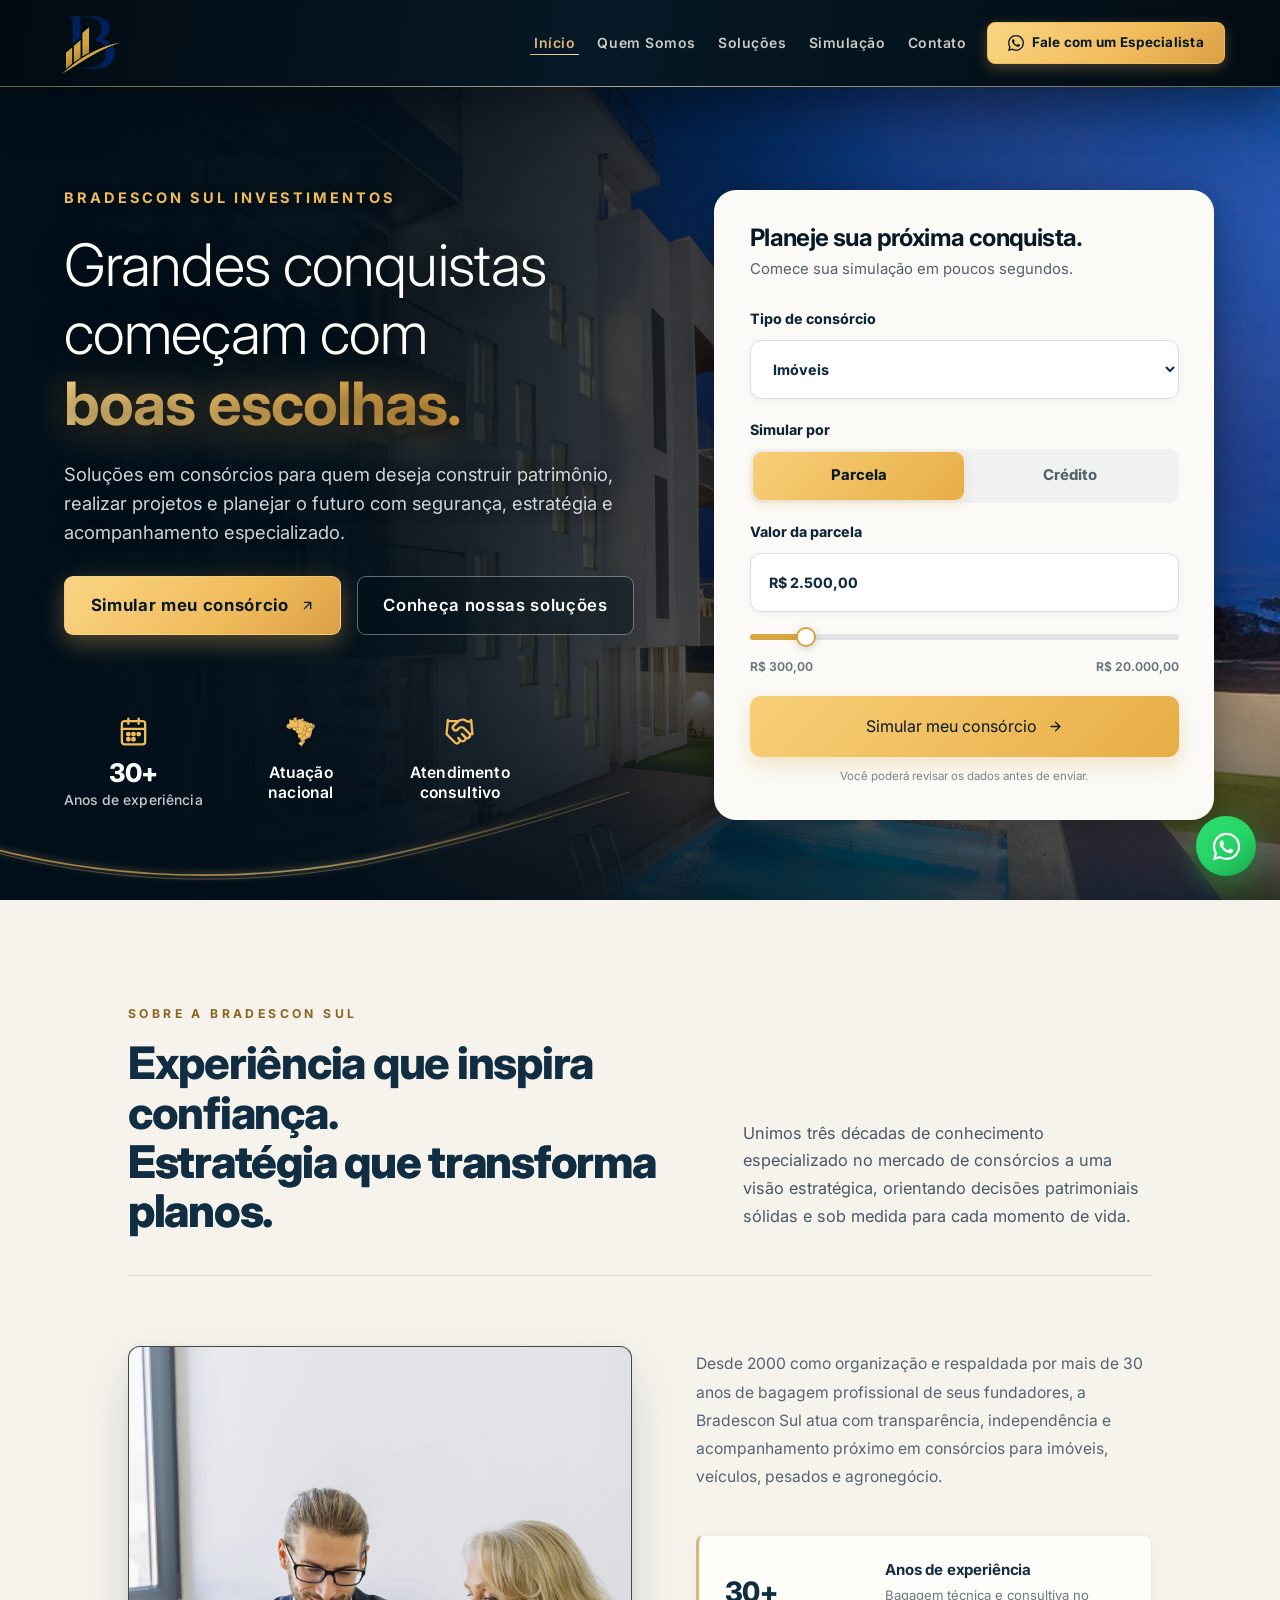
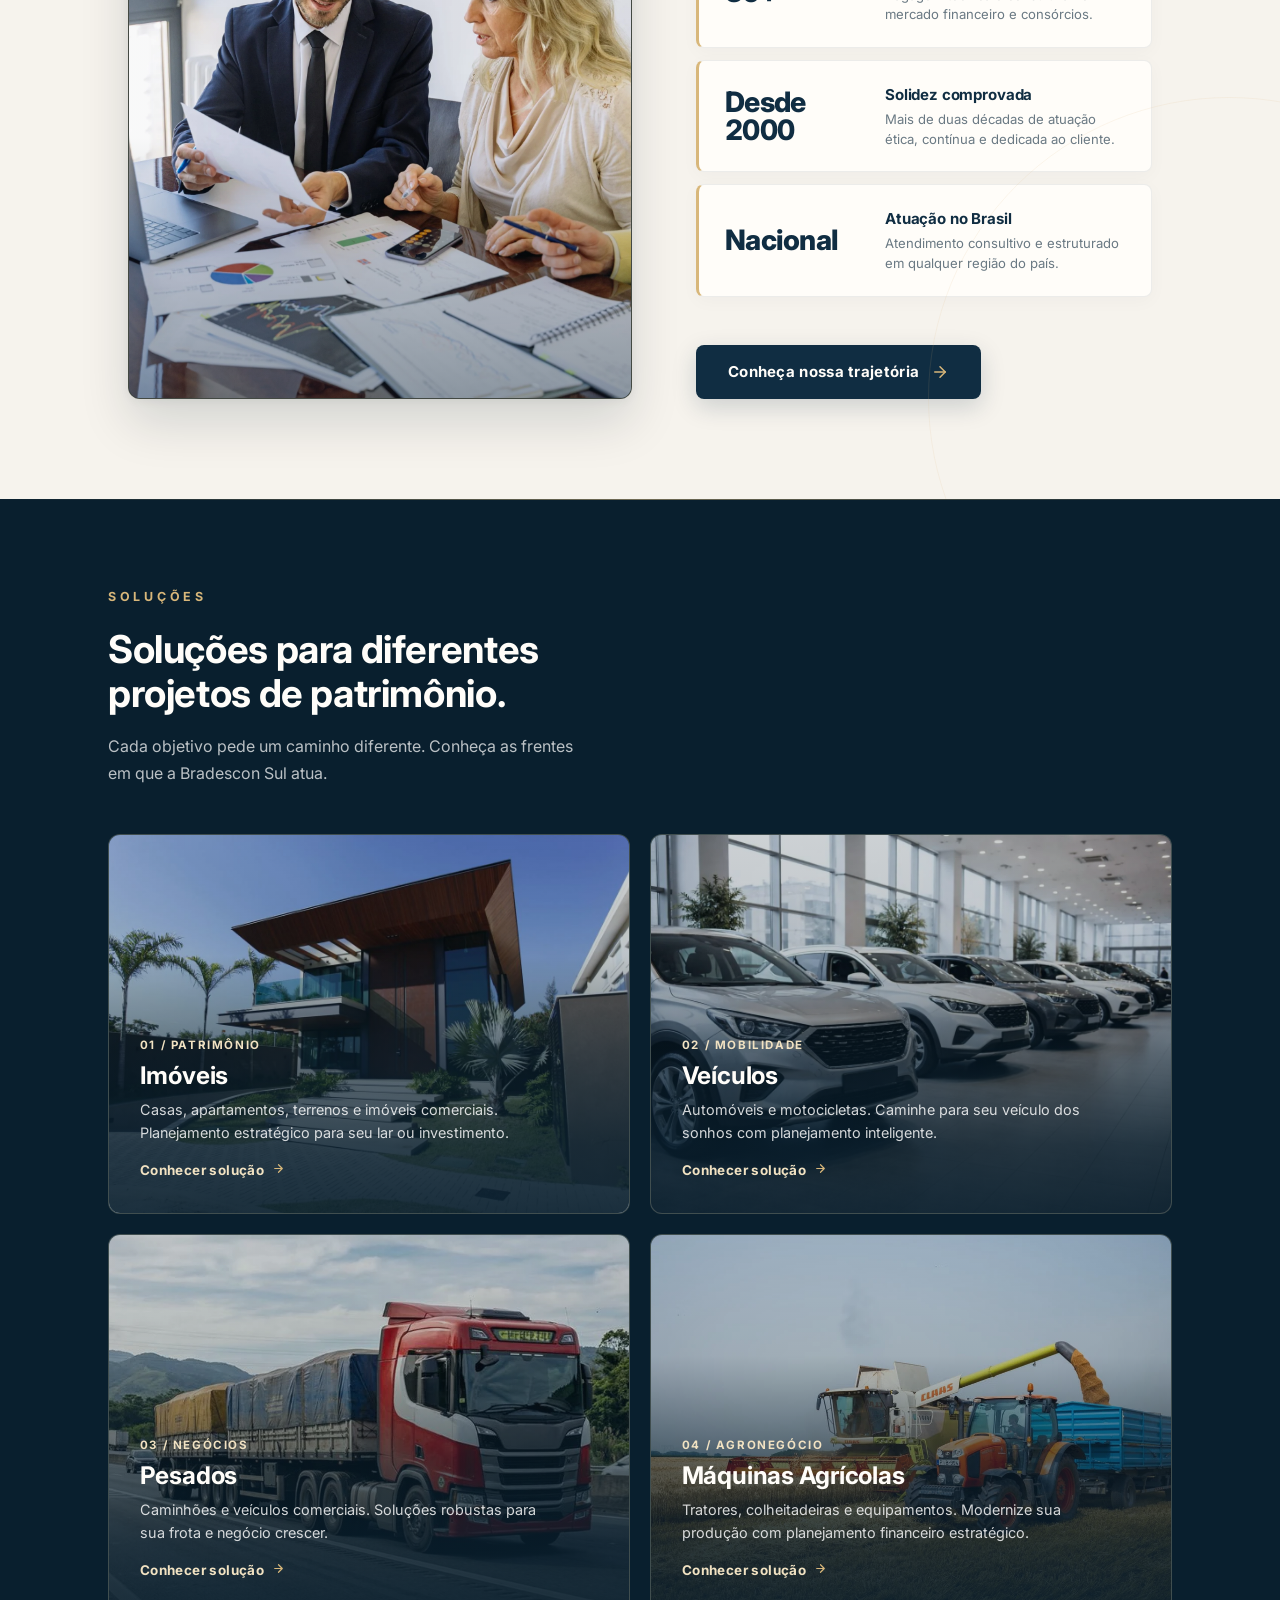
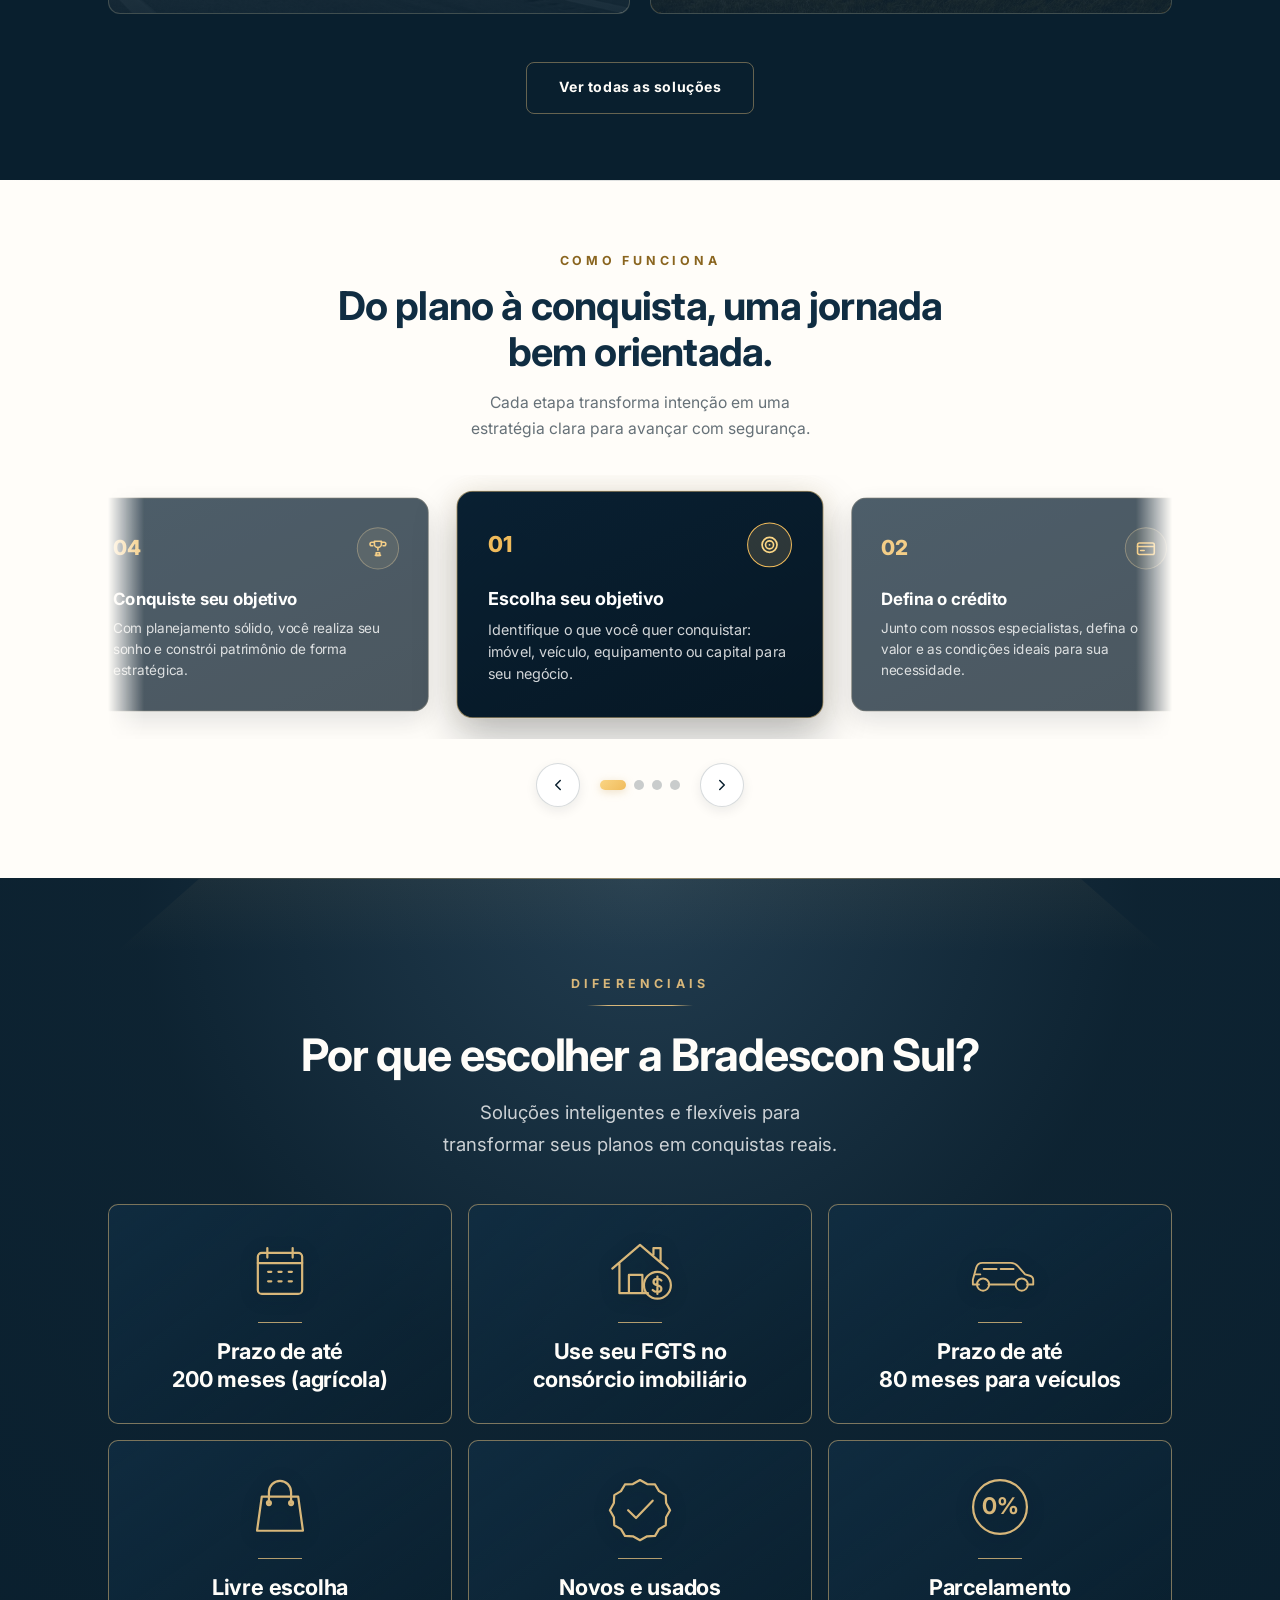
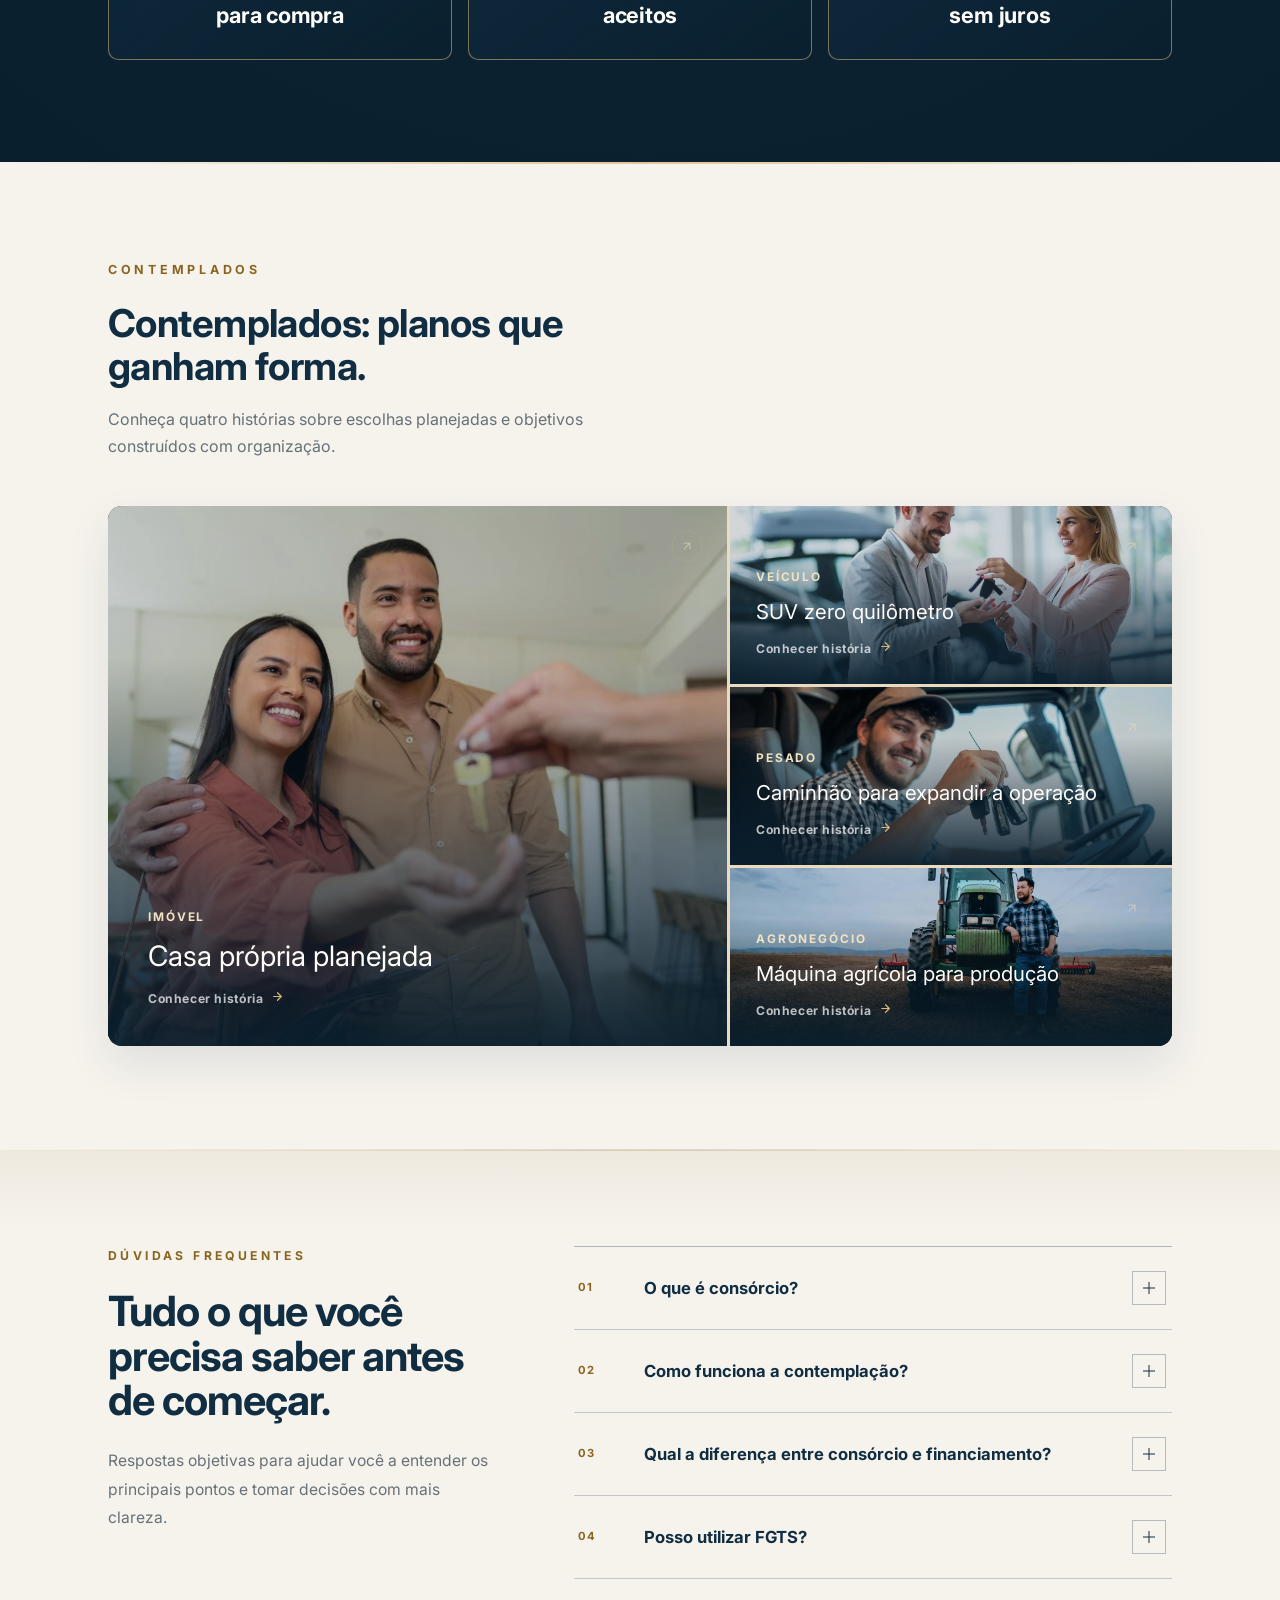
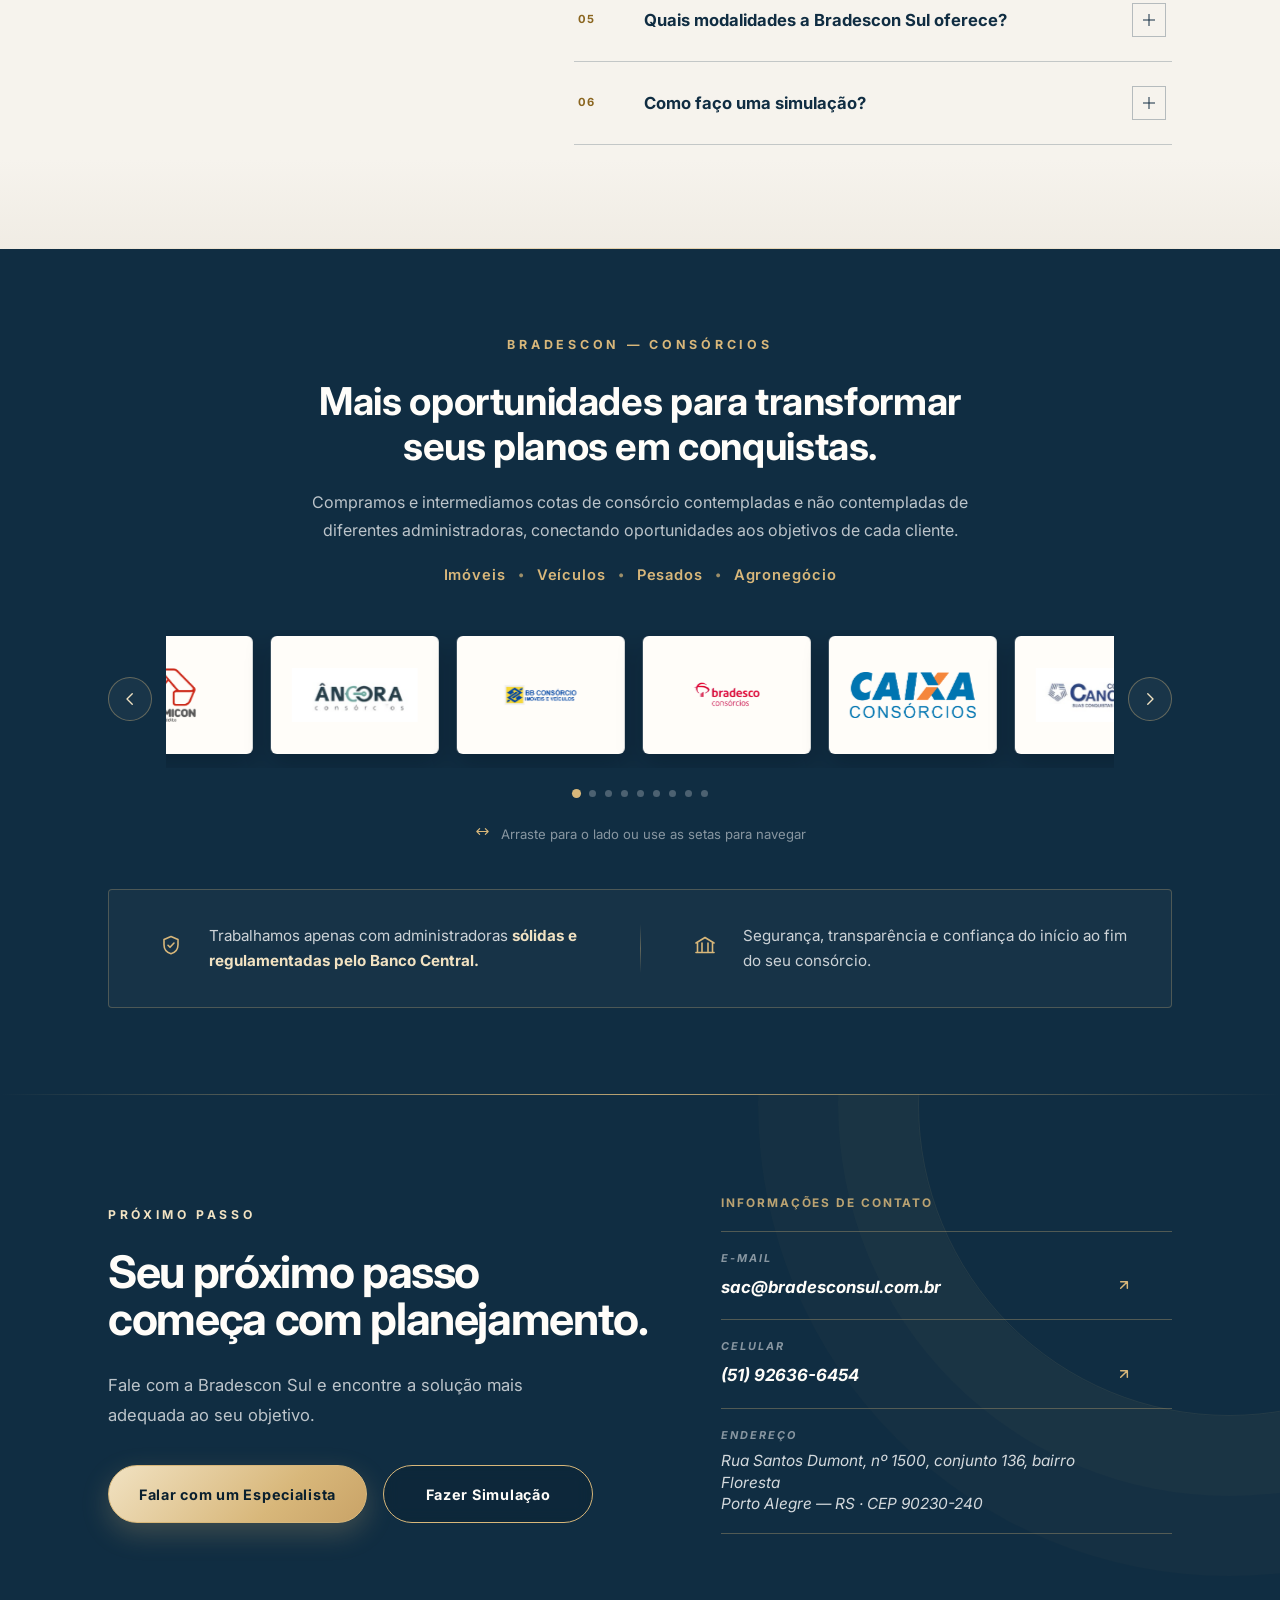
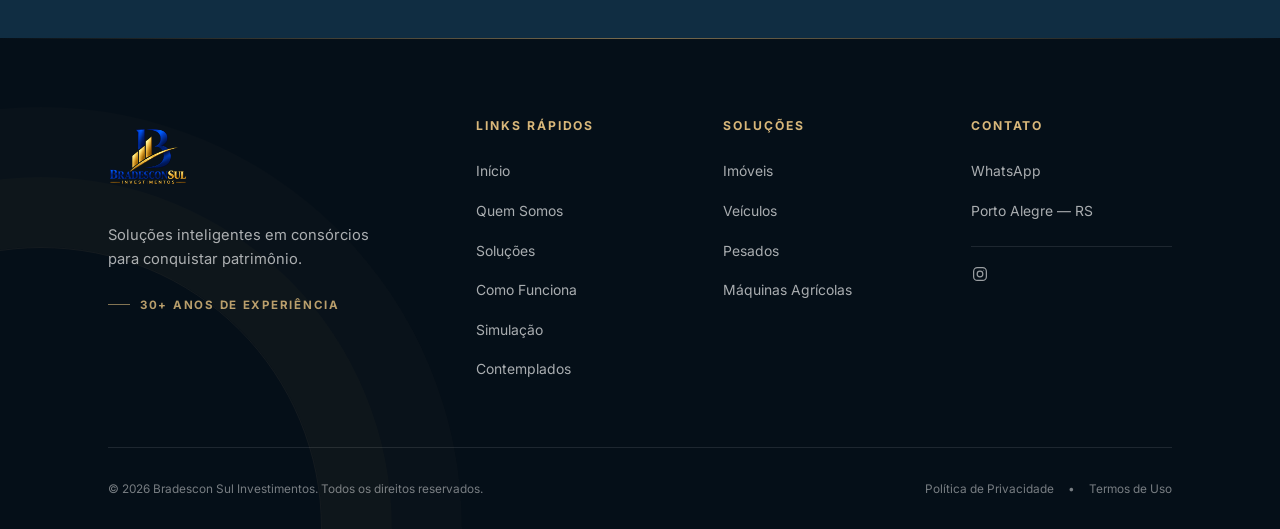
<file: index.html>
﻿<!DOCTYPE html>
<html lang="pt-BR">
<head>
    <meta charset="UTF-8">
    <meta name="viewport" content="width=device-width, initial-scale=1.0">
    <meta name="description" content="Bradescon Sul Investimentos - Soluções inteligentes em consórcios para quem planeja crescer, investir e conquistar patrimônio.">
    <meta name="theme-color" content="#102d42">
    
    <!-- Open Graph -->
    <meta property="og:title" content="Bradescon Sul Investimentos | Consórcios em Porto Alegre">
    <meta property="og:description" content="Soluções inteligentes em consórcios para quem planeja crescer, investir e conquistar patrimônio.">
    <meta property="og:type" content="website">
    <meta property="og:site_name" content="Bradescon Sul Investimentos">
    <meta property="og:locale" content="pt_BR">
    <meta property="og:url" content="https://bradesconsul.com.br/">
    <meta property="og:image" content="https://bradesconsul.com.br/images/og-image.png">
    <meta property="og:image:width" content="1731">
    <meta property="og:image:height" content="909">

    <!-- Twitter Card -->
    <meta name="twitter:card" content="summary_large_image">
    <meta name="twitter:title" content="Bradescon Sul Investimentos | Consórcios em Porto Alegre">
    <meta name="twitter:description" content="Soluções inteligentes em consórcios para quem planeja crescer, investir e conquistar patrimônio.">
    <meta name="twitter:image" content="https://bradesconsul.com.br/images/og-image.png">

    <title>Bradescon Sul Investimentos | Consórcios em Porto Alegre</title>
    <link rel="canonical" href="https://bradesconsul.com.br/">
    <script type="application/ld+json">
    {
      "@context": "https://schema.org",
      "@graph": [
        {
          "@type": "FinancialService",
          "@id": "https://bradesconsul.com.br/#organization",
          "name": "Bradescon Sul Investimentos",
          "alternateName": ["Bradescon Sul", "Bradescon Investimentos"],
          "url": "https://bradesconsul.com.br/",
          "logo": "https://bradesconsul.com.br/images/sigla-bradescon-512.png",
          "telephone": "+55 51 92636-6454",
          "address": {
            "@type": "PostalAddress",
            "streetAddress": "Rua Santos Dumont, 1500, conjunto 136, Floresta",
            "addressLocality": "Porto Alegre",
            "addressRegion": "RS",
            "postalCode": "90230-240",
            "addressCountry": "BR"
          },
          "sameAs": ["https://www.instagram.com/bradescon_investimentos/"]
        },
        {
          "@type": "WebSite",
          "@id": "https://bradesconsul.com.br/#website",
          "name": "Bradescon Sul Investimentos",
          "alternateName": "Bradescon Sul",
          "url": "https://bradesconsul.com.br/"
        }
      ]
    }
    </script>
    <link rel="icon" href="/images/sigla-bradescon-512.png" type="image/png" sizes="512x512">
    <link rel="apple-touch-icon" href="/images/sigla-bradescon-512.png" sizes="512x512">
    <link rel="manifest" href="/manifest.webmanifest">
    <link rel="preconnect" href="https://fonts.googleapis.com">
    <link rel="preconnect" href="https://fonts.gstatic.com" crossorigin>
    <link href="https://fonts.googleapis.com/css2?family=Inter:wght@300;400;500;600;700;800&display=swap" rel="stylesheet">
    <link rel="stylesheet" href="/style.css">
</head>
<body>
    <!-- HEADER -->
    <header class="header" id="header">
        <div class="container header-content">
            <a class="logo" href="/" aria-label="Bradescon Sul Investimentos — início"><picture><source media="(max-width: 768px)" srcset="/images/sigla-bradescon-512.png"><img src="/images/logo%20hero%20atualizado.png" width="2172" height="724" alt="Bradescon Sul Investimentos"></picture></a>

            <nav class="nav-desktop" aria-label="Navegação principal">
                <ul class="nav-list">
                    <li><a href="/" aria-current="page">Início</a></li>
                    <li><a href="/quem-somos/">Quem Somos</a></li>
                    <li><a href="/servicos/">Soluções</a></li>
                    <li><a href="/simulacao/">Simulação</a></li>
                    <li><a href="#contato">Contato</a></li>
                </ul>
            </nav>

            <div class="header-actions">
                <a href="https://wa.me/5551926366454" class="btn btn-header-specialist" target="_blank" rel="noopener noreferrer">
                    <svg viewBox="0 0 24 24" width="16" height="16" fill="currentColor" aria-hidden="true" focusable="false"><path d="M.057 24l1.687-6.163c-1.041-1.804-1.588-3.849-1.587-5.946.003-6.556 5.338-11.891 11.893-11.891 3.181.001 6.167 1.24 8.413 3.488 2.245 2.248 3.481 5.236 3.48 8.414-.003 6.557-5.338 11.892-11.893 11.892-1.99-.001-3.951-.5-5.688-1.448l-6.305 1.654zm6.597-3.807c1.676.995 3.276 1.591 5.392 1.592 5.448 0 9.886-4.434 9.889-9.885.002-5.462-4.415-9.89-9.881-9.892-5.452 0-9.887 4.434-9.889 9.884-.001 2.225.651 3.891 1.746 5.634l-.999 3.648 3.742-.981zm11.387-5.464c-.074-.124-.272-.198-.57-.347-.297-.149-1.758-.868-2.031-.967-.272-.099-.47-.149-.669.149-.198.297-.768.967-.941 1.165-.173.198-.347.223-.644.074-.297-.149-1.255-.462-2.39-1.475-.883-.788-1.48-1.761-1.653-2.059-.173-.297-.018-.458.13-.606.134-.133.297-.347.446-.521.151-.172.2-.296.3-.495.099-.198.05-.372-.025-.521-.075-.148-.669-1.611-.916-2.206-.242-.579-.487-.501-.669-.51l-.57-.01c-.198 0-.52.074-.792.372s-1.04 1.016-1.04 2.479 1.065 2.876 1.213 3.074c.149.198 2.095 3.2 5.076 4.487.709.306 1.263.489 1.694.626.712.226 1.36.194 1.872.118.571-.085 1.758-.719 2.006-1.413.248-.695.248-1.29.173-1.414z"/></svg>
                    <span>Fale com um Especialista</span>
                </a>
            </div>

            <!-- Mobile Menu Toggle -->
            <button class="menu-toggle" id="menuToggle" aria-label="Abrir menu" aria-expanded="false" aria-controls="navMobile">
                <span></span>
                <span></span>
                <span></span>
            </button>
        </div>
        
        <!-- Mobile Navigation -->
        <nav class="nav-mobile" id="navMobile" aria-label="Navegação mobile">
            <ul class="nav-list-mobile">
                <li><a href="/" aria-current="page">Início</a></li>
                <li><a href="/quem-somos/">Quem Somos</a></li>
                <li><a href="/servicos/">Soluções</a></li>
                <li><a href="/simulacao/">Simulação</a></li>
                <li><a href="#contato">Contato</a></li>
                <li><a href="https://wa.me/5551926366454" class="btn btn-whatsapp-mobile" target="_blank" rel="noopener noreferrer">Falar no WhatsApp</a></li>
            </ul>
        </nav>
    </header>

    <main>
    <!-- HERO SECTION -->
    <section class="hero hero-v2" id="inicio">
        <div class="hero-background" aria-hidden="true">
            <img src="/images/hero-pexels-villa-pool.jpg" width="2600" height="1300" alt="" loading="eager" fetchpriority="high" decoding="async">
        </div>
        <div class="hero-overlay"></div>
        
        <!-- Decorative golden ambient wave from reference -->
        <svg class="hero-gold-glow-curve" viewBox="0 0 1440 320" preserveAspectRatio="none" aria-hidden="true" focusable="false">
            <defs>
                <linearGradient id="glowCurveGrad" x1="0%" y1="100%" x2="100%" y2="0%">
                    <stop offset="0%" stop-color="#DA9F45" stop-opacity="0.95"/>
                    <stop offset="30%" stop-color="#FAD584" stop-opacity="0.85"/>
                    <stop offset="60%" stop-color="#F0BB5B" stop-opacity="0.5"/>
                    <stop offset="100%" stop-color="#FAD584" stop-opacity="0"/>
                </linearGradient>
                <filter id="goldGlowBlur" x="-20%" y="-20%" width="140%" height="140%">
                    <feGaussianBlur stdDeviation="7" result="blur"/>
                    <feComposite in="SourceGraphic" in2="blur" operator="over"/>
                </filter>
            </defs>
            <path d="M -50 220 C 180 280, 420 295, 680 250 C 860 215, 1020 170, 1180 120" fill="none" stroke="url(#glowCurveGrad)" stroke-width="3" filter="url(#goldGlowBlur)"/>
            <path d="M -30 230 C 190 288, 430 300, 680 258 C 860 222, 1020 178, 1180 128" fill="none" stroke="rgba(250,213,132,0.55)" stroke-width="1.3"/>
        </svg>

        <div class="container hero-content">
            <div class="hero-main-row">
                <div class="hero-text">
                    <p class="hero-eyebrow hero-step hero-step-1">BRADESCON SUL INVESTIMENTOS</p>
                    <h1 class="hero-headline">
                        <span class="hero-line hero-step hero-step-2">Grandes conquistas</span>
                        <span class="hero-line hero-step hero-step-3">começam com</span>
                        <span class="hero-line hero-step hero-step-4"><span class="highlight-gold">boas escolhas.</span></span>
                    </h1>
                    <p class="hero-subheadline hero-step hero-step-5">
                        Soluções em consórcios para quem deseja construir patrimônio, realizar projetos e planejar o futuro com segurança, estratégia e acompanhamento especializado.
                    </p>

                    <div class="hero-ctas">
                        <a href="/simulacao/" class="btn btn-hero-gold hero-step hero-step-6"><span>Simular meu consórcio</span> <span class="btn-arrow" aria-hidden="true"><svg viewBox="0 0 24 24" width="15" height="15" fill="none" stroke="currentColor" stroke-width="2.2" stroke-linecap="round" stroke-linejoin="round" aria-hidden="true"><path d="M7 17L17 7M7 7h10v10"/></svg></span></a>
                        <a href="/servicos/" class="btn btn-hero-ghost hero-step hero-step-7"><span>Conheça nossas soluções</span></a>
                    </div>

                    <div class="hero-indicators-bar" aria-label="Diferenciais da Bradescon Sul">
                        <div class="hero-indicator-item">
                            <div class="hero-ind-icon" aria-hidden="true">
                                <svg viewBox="0 0 24 24" fill="none" stroke="currentColor" stroke-width="1.8" stroke-linecap="round" stroke-linejoin="round">
                                    <rect x="3" y="4" width="18" height="18" rx="2" ry="2"></rect>
                                    <line x1="16" y1="2" x2="16" y2="6"></line>
                                    <line x1="8" y1="2" x2="8" y2="6"></line>
                                    <line x1="3" y1="10" x2="21" y2="10"></line>
                                    <circle cx="8" cy="14" r="1" fill="currentColor"></circle>
                                    <circle cx="12" cy="14" r="1" fill="currentColor"></circle>
                                    <circle cx="16" cy="14" r="1" fill="currentColor"></circle>
                                    <circle cx="8" cy="18" r="1" fill="currentColor"></circle>
                                    <circle cx="12" cy="18" r="1" fill="currentColor"></circle>
                                </svg>
                            </div>
                            <div class="hero-ind-meta">
                                <span class="hero-ind-num">30+</span>
                                <span class="hero-ind-text">Anos de experiência</span>
                            </div>
                        </div>

                        <div class="hero-ind-divider" aria-hidden="true"></div>

                        <div class="hero-indicator-item">
                            <div class="hero-ind-icon hero-ind-icon-map" aria-hidden="true">
                                <svg xmlns="http://www.w3.org/2000/svg" viewBox="0 0 613 639" width="28" height="29" fill="#F0BB5B" aria-hidden="true" focusable="false">
	<path
		id="ac"
		aria-label="Acre"
		d="m 30.73,238.03 -2.08,-0.04 0.54,-1.81 -0.21,-0.83 -0.25,-0.49 -1.25,-0.7 -0.14,-0.45 0.27,-1.15 -0.77,-1.95 -1.09,-0.64 -5.6,-1.25 -7.34,-0.19 0.27,-0.56 2.49,-2.26 0.89,-1.23 0.29,-1.2 -0.22,-1.23 -0.68,-0.91 -0.83,-0.44 -1.68,-2.95 -0.77,-0.44 -0.9,-0.19 -1.13,-1.13 -0.92,-2.38 -2,-1.53 -0.98,-3.62 -0.87,-1.64 -1.88,-1.08 -0.08,-1.17 0.81,0.1 0.42,-0.52 0.07,-0.67 -0.2,-0.42 -2.12,-0.93 -0.36,-0.66 -2.17,-1.89 0.04,-0.37 0.62,-0.05 0.5,-1.32 -0.01,-1.31 3.01,-0.39 0.5,-0.39 -0.22,-1.35 -1.17,-1.57 0,0 17.95,7.48 23.66,5.66 12.14,3.14 26.44,14.17 28.51,12.13 0,0 2.97,1.26 0,0 -0.3,0.48 -1.57,0.66 -2.09,1.59 -2.86,2.79 -1.65,0.86 -0.66,-0.18 -1.53,0.18 -0.05,0.56 -1.92,1.3 -2.08,0.99 -1.44,1.83 -0.44,1.18 -0.61,0.28 -1.17,-0.75 -0.76,-0.13 -2.37,0.05 -0.68,0.26 -0.63,0.45 -0.36,0.86 -2.44,3.48 -3.77,1.25 -0.84,0.69 -1.94,0.51 -1.03,0.03 0.08,-2.11 -1.36,0.2 -3.55,-0.77 -5.24,-0.47 -5.09,0.38 -0.66,-0.58 -2.27,-0.17 -3.56,1.83 -2.73,0.62 -1.68,-0.67 -1.4,-1.44 -1.64,1.16 0.04,-17.55 0.05,-1.1 0.47,-0.71 0.07,-2.35 -0.26,-0.88 0.97,-1.18 0.48,-1.14 -1.16,0.2 -2.97,2.59 -1.6,1.01 -2.06,2.38 -1.95,0.67 -0.65,1.08 -1.81,0.99 z"
	/>
	<path
		id="al"
		aria-label="Alagoas"
		d="m 562.17,230.56 -0.2,-0.73 -1.42,-0.78 -0.45,0.09 -1.02,-0.29 -0.54,-1.4 0,0 1.32,-1.07 0.64,-1.09 2.17,-0.76 2.38,-3.29 0.09,-0.69 0.82,-0.6 1,1.22 1.67,0.3 1.08,-0.12 2.55,2.02 1.9,2.12 1.78,1.05 1.91,0.48 2.5,-0.65 3.14,0.29 1.17,-0.11 1.86,-1.06 1.16,0.05 1.81,-1.11 2.18,-2.29 0.12,-0.45 1.55,-1.24 2,-0.24 2.24,0.85 2.56,-1.29 1.47,-0.19 1.92,0.81 2.9,0.27 0.27,0.21 0,0 -2.78,4.96 -4.55,5.13 -3.58,3.58 -3.04,4.58 -3.33,2.88 -1,2.03 -1.32,1.79 0,0 -0.6,-1.31 -3.59,-2.23 -0.46,-0.03 -1.66,-0.79 -1.76,-1.45 -1.3,-2.45 -5.42,-3.07 -3.68,-0.95 z"
	/>
	<path
		id="ap"
		aria-label="AmapÃ¡"
		d="m 345.24,99.96 -0.94,-0.06 -0.77,0.34 -1.3,0.12 -2.79,-0.68 -1.45,-1.03 -0.43,-1.5 -1.87,-1.39 -0.11,-1.3 0.21,-0.69 -0.31,-1.58 -0.33,-0.47 -0.95,-0.19 -0.41,-0.94 0.08,-2.43 -2.93,-3.28 -0.78,0.36 -0.82,-0.19 -1.5,-3.48 0.13,-1.58 -0.59,-1.81 -0.62,-0.56 -0.67,-1.51 -0.19,-2.11 0.43,-3.14 -0.17,-0.33 -2.57,-0.73 -2.02,-2.26 -0.76,-2.83 0.19,-0.72 0.68,-0.23 -0.49,-1.18 -0.68,0.03 -2.84,-2.66 -0.94,0.14 -0.38,0.42 -1.33,0.14 -0.84,-0.27 -0.8,-0.98 -1.14,-0.84 -1.19,-0.12 -0.49,-1.28 -0.67,-0.8 -1.93,-1.05 -1.29,-0.49 -3.39,-0.37 -1.08,0.29 -1.17,-0.02 -0.31,-0.54 -0.24,-1.44 0.25,-4.54 0.62,-1.3 -0.37,-2.3 -0.62,-0.57 0,0 0.35,-0.21 0.99,0.3 -0.01,0.81 -0.29,0.18 0.34,0.97 1.47,-0.06 0.82,0.23 0.35,0.9 0.84,0.71 2.25,0.78 3.29,0.75 2.76,-1.78 0.35,-0.76 1.73,-1.17 0.83,-0.29 0.69,0.94 2.71,0.94 1.08,-0.12 1.72,-1.01 0.12,-0.42 0.32,0.03 1.46,1.3 -0.2,0.87 2.37,-0.17 0.51,0.5 0.95,0.17 0.62,-0.01 0.91,-0.48 1.67,-1.5 1.78,-1.1 1.75,-2.3 0.37,-1 -0.2,-0.54 3.13,-6.5 0.11,-1.82 1.11,-1.3 0.73,-0.19 3.6,-5.79 0.23,-1.15 0.84,-1.2 1.79,-1.55 0.63,-1.66 2.11,-1.14 0.47,-0.92 1.04,-0.58 0.56,1.46 0.88,1.36 -1.67,-4.8 -0.07,-1.29 0.18,-0.33 3.37,2.42 1.14,1.21 0.91,1.22 0.52,1.19 0.03,1.58 0.44,0.31 0.32,-0.48 0.38,-0.1 0.21,0.4 0.21,7.89 0.66,3.87 2.71,6.05 2.66,8.94 3.32,5 1.01,0.35 3.27,-0.08 2.78,0.94 1.29,0.85 0.77,2.65 -0.16,3.33 -1.29,0.96 -1.73,0.43 -0.38,0.33 1.79,-0.15 1.04,-0.42 0.28,0.23 0.12,0.59 -0.17,0.73 -5.03,4.06 -1.17,2.1 -2.15,1.41 -1.94,3.72 -2.91,3.5 -0.7,0.46 -0.94,-0.09 -1.45,0.52 -2.08,2.98 0,0 -1.34,0.07 -0.75,0.9 0,0 -1.47,1.68 -0.97,2.22 -1.12,1.87 -0.84,0.65 -3.01,3.45 -0.36,2.4 0.17,1.8 -1.95,1.81 -0.98,0.12 z m 23.36,-46.99 -0.45,-0.33 -1.1,-1.86 0.07,-0.88 0.23,-0.41 1.66,-0.45 0.43,0.39 0.83,2.27 -0.99,1.1 -0.68,0.17 z m 2.49,17.61 -0.4,-0.25 -0.08,-0.71 1.11,-1.1 0.88,-0.15 1.25,0.24 0.46,-0.11 0.44,-0.64 0.05,0.59 -0.97,1.44 -0.99,0.5 -1.75,0.19 z m 3.44,-2.87 -0.78,-0.23 0,-0.56 0.72,-1.04 1.25,-0.1 0.18,0.35 -0.1,0.51 -1.27,1.07 z m -7.19,-18.42 -0.76,-0.5 0.26,-0.83 0.88,-0.17 0.86,0.32 0.01,0.73 -1.25,0.45 z"
	/>
	<path
		id="am"
		aria-label="Amazonas"
		d="m 166.08,47.55 0.72,0.78 0.75,0.34 0.61,0.01 1.13,-0.42 0.63,0.11 0.06,0.96 1.21,1.17 0.97,0.37 0.88,-0.21 1.36,0.11 1.95,0.95 0.49,0.66 -0.91,3.32 -0.71,1.5 2.73,3.74 1.66,4.76 0.19,2.26 0.87,1.12 0.05,0.45 -1.62,1.46 0.36,1.59 0.66,1.58 -0.77,3.04 -0.57,0.96 0.29,4.98 0.88,2.17 1.22,0.84 0.58,0.9 1.13,4.33 -0.06,0.58 -1.14,1.32 -1.84,-0.33 -0.14,1.14 5.01,4.42 0.52,0.04 1.96,1.31 1.48,1.65 1.04,2.04 0.53,0.07 1.34,-0.42 2.36,1.04 -0.44,-2.11 0.75,-2.29 0.25,-1.73 -0.37,-1.8 0.82,-2.97 1.02,-1.26 1.28,-0.69 2.09,-0.71 0.55,-0.89 1.6,-0.06 2.83,0.93 1.87,2.04 0.92,2.51 1.82,0.23 1.25,-0.46 1.41,-1.41 2.03,-0.55 0.42,-0.39 0.02,-0.53 -1.14,-1.41 -0.23,-0.73 0.11,-0.66 1.15,-2.64 0.07,-1.13 1.66,-3.03 2.33,-3.26 -0.03,-0.68 18.49,0.07 0,0 0.4,4.86 -0.43,1.45 0.18,2.27 0.24,0.68 1.7,0.85 0.18,0.41 -0.35,0.69 -0.05,2.11 1.83,1.99 0.36,0.19 0.7,-0.18 1.84,1.23 0.55,1.83 0.04,0.93 0.3,0.45 4.64,3.77 4.58,2.54 0.63,0.9 1.35,1.09 1.88,0.67 2.37,1.31 2.26,0.65 1.36,0.15 1.32,0.82 0.08,0.61 1.27,1.34 2.7,1.44 1.1,2.17 1.87,0.79 0.85,-0.61 1.38,-0.35 0.19,0.48 -0.13,0.78 1.81,1.67 -29.9,64.24 -0.78,1.31 -1.45,1.13 -0.58,0.97 -0.03,1.13 0.82,2.33 0.38,0.57 1.07,0.58 1.58,1.56 0.64,1.26 0.15,1.96 0.57,0.57 0,0 -1.18,1.2 -0.2,0.61 -0.06,0.76 0.34,0.84 -0.27,1.01 -1.2,1.82 -0.86,0.64 -0.42,0.85 0.1,0.85 0.66,1.37 0.46,1.94 -1.38,4.22 -1.18,5.22 -1.21,0.73 -47.85,0.32 0,0 0.04,-0.7 -0.36,-0.38 -1.39,-0.28 -1.92,1.08 -0.54,1.74 -0.68,0.19 -3.24,-1.48 -0.68,-2.88 -0.62,-0.2 -0.98,0.13 -0.46,-0.21 -1.25,-3.27 -2.54,-0.98 -1.33,-1.27 -0.8,-1.91 -0.45,-0.49 -2.15,-1.13 -10.79,0.06 -1.38,2.56 -1.72,0.5 0.09,1.17 -0.26,0.22 -2.48,0.53 -1.19,1.59 -0.05,0.67 0.9,0.7 0.17,0.45 -0.36,1.02 -0.81,1.15 -2.06,1.21 -0.11,1.81 0.24,1.46 -3.87,-0.46 -2.13,0.38 -1.2,1.07 -1.79,-0.1 -0.84,-0.55 -0.46,-0.02 -1.75,1.26 -0.53,0.84 0.26,1.75 -2.54,3.16 -0.68,0.08 -0.68,-0.53 -0.64,-2.26 -0.38,-0.09 -1.84,1.02 -1.3,1.21 -1.37,0.39 -0.77,-0.13 -1.08,0.5 -0.41,0.53 -0.13,0.72 -1.22,0.79 -0.37,0.02 -2.31,-2.33 -0.72,-0.37 -2.87,0.33 -3.96,-0.26 0.16,1.29 -0.15,0.56 -1.55,1.81 -1.92,0.58 -3.26,2.56 0,0 -28.51,-12.13 -26.44,-14.17 -12.14,-3.14 -23.66,-5.66 -17.95,-7.48 0,0 -0.07,-0.65 0.7,-2.92 1.22,-1.4 4.92,-3.47 2.26,-0.24 0.47,-0.3 0.98,-1.56 0.08,-1.03 -1.74,-4.49 0.38,-1.19 1.18,-2.19 1.28,-1.32 0.92,-1.25 0.42,-0.98 0.3,-1.74 -0.29,-1.32 0.67,-2.04 0.31,-2.31 0.73,-0.75 3.66,-1.63 2.19,-1.23 1.15,-1.04 0.44,-1.4 0.78,-0.37 1.41,-0.11 1.65,-0.93 3.54,-2.73 2.42,-0.43 1.51,0.29 4.19,-1.22 1.5,-0.77 1.82,-0.36 3.33,0.38 1.3,-1.59 0.63,-1.45 1.09,-0.61 2.14,0.2 0.64,0.54 1.32,-0.24 1.1,-0.74 1.71,0.12 0.31,0.53 -0.02,1.18 1.61,1.29 2.83,0.08 0.58,-0.4 0.46,-0.78 -0.11,-0.39 1.17,-4.92 6.7,-37.17 1.16,-2.92 -0.99,-4.96 0.12,-0.26 -1.3,-1.05 -1.48,-2.75 -0.04,-0.49 0.65,-1.39 -0.52,-1.78 -0.37,-0.4 -1.7,-0.59 -3.03,-2.35 -1.94,-2.28 0.2,-11.51 3.89,-0.26 1.75,-1.17 3.5,-0.92 2.68,1.76 1.22,0.11 1.27,-0.43 -0.49,-1.69 0.3,-1.72 -1.37,-2.1 -0.57,-0.54 -1.15,-0.6 -1.51,0.53 -2.79,-0.61 -3.57,0.09 -0.06,-9.9 0.96,0.04 1.32,-0.58 2.28,-0.6 2.84,0.87 19.03,0.06 -0.46,-0.66 -0.79,-0.14 -0.38,-1.2 0.95,-1.93 1.43,0.4 0.61,1.52 0.87,1.32 0.66,0.35 0.83,0.01 1.61,-0.61 1.94,-2.09 0.32,-0.84 1.26,-1.24 2.55,-1.39 1.29,0.46 1.17,2.58 1.62,1.99 0.74,1.3 0.66,1.78 0.23,1.55 -0.49,3.63 0.2,1.76 3.2,-0.75 8.31,7.06 0.79,0.28 2.5,0.21 2.3,-1 1.7,-1.7 2.11,-1.16 2.19,-0.11 0.56,0.29 0.77,1.08 -0.02,0.97 -1.11,1.7 0.37,0.98 0.58,0.27 1.33,-0.72 0.56,-0.91 0.23,-1.29 1,-1.16 0.47,-0.23 1,0.18 0.55,-0.18 0.41,-0.66 0.46,-2.31 0.51,-0.37 1.51,-0.36 2.93,-1.77 0.97,0.55 0.93,-0.29 1.6,-1.04 1.02,-1.61 2.11,-1.21 2.03,0.55 2.36,-1.65 0.55,-0.82 0.44,-2.66 -0.03,-1.29 0.77,-0.92 1.03,-0.42 1.74,-0.02 1.34,-0.39 2.06,-1.6 0.96,-0.37 2.28,-0.3 z"
	/>
	<path
		id="ba"
		aria-label="Bahia"
		d="m 527.76,365.59 -0.36,-0.83 0.68,-1.35 -0.01,-0.53 -0.53,-1.04 -4.13,-3.05 -0.15,-0.51 0.22,-1.51 -0.57,-1.23 -0.65,0.24 -0.2,0.45 -0.34,0.18 -0.22,-0.25 0.53,-4.4 0.82,-3.3 0.82,-0.88 2.47,0.24 1.02,-0.71 0,-0.42 -0.56,-1.02 0.16,-2.65 4.96,-4.22 1.47,-3.08 -0.42,-1.17 -0.78,-1.02 -0.89,-0.06 -0.73,-0.38 -2.83,-2.47 -2.12,0.02 -2.19,-0.6 -2.27,-1.08 -2.73,-0.56 -1.98,-0.14 -1.32,0.99 -1.47,0.5 -2.61,-0.45 -0.57,0.21 -0.44,-3.96 -6.52,-6.2 -0.38,-0.18 -4.39,1.23 -1.53,-1.24 -0.51,0.21 -0.93,-0.22 -2.54,-1.22 -2.17,-1.62 -0.98,0.18 -4.35,-3.63 -1.1,-0.54 -2.73,-0.75 -1.77,0.25 -1.88,0.9 -0.81,1.12 -0.64,0.18 -5.33,-1.47 -0.61,-0.49 -0.26,-1.5 0.14,-0.89 1.29,-2.74 -0.86,-0.46 -2.28,-0.52 -2.18,-0.04 -1.2,-0.5 -1.79,-0.08 -3.83,1.58 -4.26,3.03 -0.64,1.11 -3.37,1.87 -2.02,0.4 -0.95,1.18 -1.81,1.55 -1.43,0.52 -1,-0.15 -1.85,2.58 -1.04,0.77 -2.13,-0.38 -0.72,0.13 -0.69,1 -1.34,0.92 -0.4,-0.24 1.43,-3.43 -0.51,-2.41 0,0 1.48,-1.97 0.25,-0.77 -0.23,-1.27 -0.67,-1.72 0.1,-0.67 0.71,-1.42 -0.05,-0.46 -3.21,-2.62 -1.69,-3.46 -0.62,-3.52 0.05,-1.55 1.2,-3.83 1.59,-1.03 0.23,-0.38 0.06,-0.94 -1.63,-0.84 -0.11,-0.33 0.48,-2.52 1.43,-1.06 -0.02,-0.37 -2.72,-2.46 0,0 -0.04,-0.93 1.36,-2.38 -0.04,-1.07 -0.17,-0.42 -1.46,-0.49 -0.94,-0.65 -0.35,-1.26 0.06,-2.92 0.19,-0.85 1.95,-1.67 1.14,-0.42 0.96,-0.72 -0.29,-0.63 -0.58,-0.52 -0.92,-0.29 -1.03,0.18 -0.35,-0.33 -0.09,-0.5 0.42,-0.96 2.04,-0.82 0.56,-0.45 -0.04,-0.76 -1.88,-0.98 -3.58,-0.67 -1.86,-1.96 -0.23,-0.92 0.5,-1.16 1.01,-0.73 1.52,-3.48 0.9,-0.61 1.01,-0.27 0.35,-0.38 -1.29,-1.8 0.19,-0.37 3.21,-2.62 3.82,-2.02 0.56,-0.47 0.22,-0.98 0.69,-0.65 0,0 2.33,-0.02 1.44,1.34 0.66,1.04 0.53,2.21 1.76,2.49 4.18,1.86 1.8,-0.52 2.11,0.18 0.33,-0.21 0.75,-1.45 1.14,-0.37 0.67,-0.87 1.17,-0.89 2.21,-0.75 1.33,0.17 1.48,0.53 1.35,-0.42 2.97,-2.42 2.95,-5.05 0.72,-0.86 0.24,-0.92 0.3,-2.56 -0.12,-1.16 -2.24,-4.43 0.05,-0.93 3.24,-1.65 1.95,-0.02 1.5,0.46 0.41,0.93 0.32,0.18 2.12,-0.43 1.39,-0.54 1.33,0.38 1.71,0.99 -0.13,0.65 0.19,0.29 0.82,0.28 3,-0.11 1.47,-0.64 1.7,-0.1 0.82,-1.22 1.51,-1.34 2.73,-0.34 0.77,-0.36 0.81,-0.98 2.17,0.01 0.62,0.63 0.31,0.05 1.86,-1.81 -0.1,-2.4 1.99,-0.38 0.79,0.18 1.05,-0.66 1.5,-2.31 0.46,-1.15 0,0 0.89,0.4 1.16,-0.27 2.2,0.29 2.82,1.39 0.44,0.51 -0.06,2.73 0.72,1.94 2.21,0.91 0.27,2 -0.92,1.68 1.83,0.62 0.96,-0.22 0.82,-0.92 2.87,-0.88 0.77,-3.58 0.5,-0.87 0.75,-0.16 0.78,0.53 0.63,0.05 2.39,-1.02 1.1,-1.24 0.17,-0.59 -0.25,-1.36 0.29,-0.25 2.24,-0.45 0.77,-2.05 1.65,-0.44 2.53,-1.46 0.59,-0.1 1.49,0.56 0.83,1.44 1.36,0.81 2.36,0.78 2.99,0.4 1.58,1.15 0.54,1.65 0.39,0.27 0.43,-0.15 0.29,-1.75 0.43,-0.44 1,-0.01 0.45,0.32 0.02,0.63 -0.62,0.88 0.45,0.83 0.5,0.37 2.1,0.86 0.02,0.94 1.22,3.05 0,0 0.54,1.4 1.02,0.29 0.45,-0.09 1.43,0.79 0.2,0.72 0,0 -0.67,1.16 0.21,2.14 1.28,2.5 1.99,1.95 0.75,1.15 -0.08,3.12 -0.66,1.62 -0.09,0.88 0.76,2.75 -0.3,0.58 -0.69,0.55 -2.55,1 -1.13,-0.75 -1.71,-0.01 -0.32,0.3 -0.59,1.58 0.02,0.77 0.95,1.6 1.1,0.66 0.52,1.49 1.43,1.51 0.15,0.39 -0.13,1.42 -0.34,0.39 0.12,0.42 0.59,0.52 1.93,0.92 0.48,0.71 0.54,0.34 1.55,0.64 2.89,-0.88 0,0 0.64,-0.02 0.36,0.41 -4.08,8.83 -3.83,5.19 -1.03,2.33 -5.03,5.74 -2.45,1.26 -0.87,-0.01 0.3,-1.43 0.37,-0.15 0.14,-1.1 -0.45,-1.93 -1.87,-0.25 -0.43,-1.3 -0.68,-0.75 -0.37,0.6 -0.46,2.33 -0.5,0.87 -0.55,0.38 -0.56,-0.29 -0.49,-1.74 0.11,-0.32 0.31,-0.13 -0.03,-0.39 -0.87,1.29 0.93,1.69 0.46,0.23 0.37,-0.15 1.15,0.26 -0.46,1.81 -1.21,1.15 -0.25,1.82 -1.25,0.97 -0.35,0.67 -0.2,0.84 0.18,0.85 -1.35,-0.39 -0.21,0.39 -0.36,2.52 0.36,-0.72 0.75,0.21 0.24,0.54 -0.23,0.41 0.06,0.62 0.3,0.3 0.33,1 -1.04,2.51 0.57,3.44 -0.55,0.49 -0.57,-0.22 -0.14,1.13 0.59,0.46 1.21,-1.72 -0.47,-2.21 0.82,-0.61 0.25,0.54 -0.06,1.76 -0.96,2.61 -0.74,5.43 -0.51,1.81 0.2,2.47 0.78,2.85 0.19,4.54 0.87,6.41 0.99,3.42 -2.21,6.66 -1.35,6.65 -0.47,1.01 -0.16,2.86 -1.06,3.72 -0.09,2.33 0.39,4.42 0.89,1.71 -2.24,2.98 -1.81,0.67 -0.94,0.64 -2.72,3.89 -0.57,2.04 0,0 -8.09,-5.14 -0.31,-0.53 z m 22.28,-78 -0.23,-1.2 0.74,-0.41 1.06,-1.04 0.16,-0.64 -0.37,-0.73 0.76,0.14 0.82,1.05 -0.05,0.53 -2.89,2.3 z m -2.53,6.85 -0.63,-0.03 0.01,-0.67 0.26,-0.36 -0.8,-0.22 -0.42,-0.4 0.13,-1.07 1.87,-0.15 0.16,0.2 0.11,1.13 -0.69,1.57 z"
	/>
	<path
		id="ce"
		aria-label="CearÃ¡"
		d="m 574.05,157.11 -4.89,1.59 -2.61,2.01 -3.3,6.69 -0.84,1.12 -0.87,0.57 -0.65,1.67 0.15,0.74 -1.4,2.44 -1.46,1.51 -0.57,1.1 -1.03,0.26 -0.78,-0.51 -0.51,0.07 -0.84,0.88 -1.41,2.25 -0.34,1.97 0.64,0.17 0.66,-0.38 0,0 -0.08,0.54 -0.84,1.15 -1.03,3 0.52,1.31 -0.66,1.31 -1.09,0.63 -0.17,0.38 -0.12,0.93 0.24,0.41 0.58,0.29 0.35,0.72 -0.02,1.66 1.24,0.89 0.69,0.08 0.34,1.19 -1.61,3.49 -1.19,1.12 0.17,0.25 0,0 -1.59,0.49 -1.07,0.83 -1.54,2.29 -1.65,0.05 -0.63,-1.64 -0.78,-0.57 -1.36,-0.48 -1.01,-1.07 -0.46,-0.99 -1.83,-0.83 -2.85,-1.9 -3.08,-0.42 -1.29,0.1 -2.14,0.8 -1.63,0.19 -0.89,-0.24 -4.93,-0.2 0,0 0.06,-1.32 -0.68,-0.68 -0.08,-0.97 1.14,-3.11 1.5,-2.25 0.01,-0.69 -0.77,-1.16 -2.56,-0.47 -1.31,-0.65 -1.01,-2.67 -1.05,-5.2 -0.76,-2.57 0.24,-0.45 -0.94,-8.16 -0.11,-0.38 -0.92,-0.69 0.8,-0.58 0.59,-1.58 -0.6,-2.99 -1,-2.01 0.48,-1.6 -0.79,-3.87 0.74,-1.36 0.02,-0.76 -1.36,-1.59 -0.44,-1.73 -3.15,-6.42 -1.8,-4.72 -0.29,-1.29 0.18,-1.46 1.58,-1.97 1.09,-1.85 0.11,-0.8 0,0 0.19,-0.14 -0.04,-0.62 -0.4,-0.66 0.65,-0.81 6.74,-0.22 2.89,-0.43 2.07,-0.66 7.4,0.79 2.12,1.12 1.94,1.5 4.12,2.18 1.46,0.52 4.82,3 1.21,0.2 2.22,2.29 2.99,2.11 2.57,0.72 2.44,2.91 1.22,0.61 2.96,3.81 4.16,3.08 1.46,2 1.04,0.99 1.5,0.82 1.15,0.03 2.37,0.92 0.79,0.67 z"
	/>
	<path
		id="df"
		aria-label="Distrito Federal"
		d="m 416.97,334.13 -14.69,-0.02 -0.52,-3.26 0.92,-1.83 0.38,-3.73 11.95,0.01 1.83,1.98 0.06,2.21 -0.59,1.19 -0.21,2.44 z"
	/>
	<path
		id="es"
		aria-label="EspÃ­rito Santo"
		d="m 501.89,411.63 -0.29,-0.14 0.44,-2.34 0.57,-1.3 -0.59,-3.12 0.16,-0.42 1.72,-2.06 5.15,0.03 0.55,-0.32 0.97,-3.24 1.11,-1.27 0.88,-2.29 0.24,-1.72 0.26,-0.44 1.24,-0.86 1.71,-2.09 0.54,-2.97 -0.29,-2.43 -1.27,-2.81 -1.1,-1.27 -0.52,-0.09 -0.45,0.29 -0.76,-0.28 -0.49,-0.71 0.43,-0.55 1.48,-0.09 0.8,0.35 0.97,0.03 0.95,-0.24 0.32,-0.42 -0.17,-1.72 -1.31,-0.35 -0.21,-0.41 0.3,-1.54 0.03,-1.92 -0.52,-0.66 -1.33,-0.67 -0.3,-0.7 1.17,-1.93 2.17,-1.31 0.31,-0.02 1.05,0.74 1.13,0.11 0.02,-0.81 -1.67,-2.27 1.34,0.13 2.18,-0.29 0.84,-0.61 1.08,-0.32 1.58,-0.08 2.54,0.81 0.91,0.55 0,0 0,0 0,0 0.3,0.53 8.1,5.14 0,0 -0.93,3.35 -0.31,2.86 0.12,3.59 0.72,6.15 -0.31,2.47 -1.49,3.18 -2.75,1.39 -0.55,0.6 -1.67,3.33 -0.98,3.8 -0.77,1.47 -0.83,-0.68 -0.88,-0.13 -0.29,1.28 1.35,0.52 -1.94,4.24 -3.45,3.84 -0.24,-0.27 -1.86,0.66 -0.8,1.23 -0.06,1.39 -0.42,1.25 -1.59,2.02 -0.29,1.13 0,0 -1.62,-1.06 -2.99,0.37 -4.34,-1.01 -2.5,-1.13 -0.67,-4.71 z"
	/>
	<path
		id="go"
		aria-label="GoiÃ¡s"
		d="m 416.97,334.13 -0.87,-1.01 0.21,-2.44 0.59,-1.19 -0.06,-2.21 -1.83,-1.98 -11.95,-0.01 -0.38,3.73 -0.92,1.83 0.52,3.26 14.69,0.02 0,0 0,0 0,0 -0.53,1.52 0.31,1.57 -0.68,1.59 -1.04,1.25 -0.41,1.47 0.85,1.21 0.85,0.34 1.42,1.03 1.65,4.56 0,0.6 -2.32,2.71 -3.24,3.01 -0.43,2.14 1.09,1.11 0.9,-0.47 1.58,0.57 0.47,0.61 0.18,1 -0.17,0.71 -0.73,0.9 -0.51,1.89 1.19,3.46 -3.09,2.06 -1.16,0.2 -0.86,0.9 -0.48,1.12 -4.89,2.74 -0.7,-0.77 -4.35,-1.86 -0.55,0.48 -0.58,0.09 -1.75,0.01 -1.48,-0.28 -3.86,0.16 -2.01,-0.89 -4.13,2.64 -2.91,2.92 -0.33,0 -1.31,-1.42 -1.52,-0.3 -3.19,1.64 -3.71,-0.62 -2.48,0.96 -2.23,0.54 -1.41,2.1 -1.21,2.46 0.06,1 -0.84,1.3 -0.82,0.28 -0.84,-0.16 -0.45,0.14 -0.94,0.74 -1.64,2.1 -0.57,1.9 0.56,0.61 -0.01,0.34 -0.36,0.23 -0.86,-0.46 0,0 -0.24,-0.45 -2.66,-2.24 -3.15,-0.61 -1.62,-1.55 -1.9,-0.43 -1.49,-0.04 -3.35,-1.34 -0.68,-0.85 -3.07,-1.56 -0.67,-0.61 -1.44,-0.71 -1.14,-0.17 -2.7,-1.68 -2.78,0.16 -3.8,-0.7 -0.13,-0.33 0.26,-0.84 0.57,-1.17 1.31,-1.76 -0.08,-0.42 -2.25,-0.9 -1.14,0.67 -0.66,-0.19 -0.28,-0.41 -0.23,-1.11 0.26,-2.58 -0.19,-1.77 0,0 -0.95,-2.2 -0.18,-3.43 -1.41,-2.19 -0.16,-0.71 0.4,-3.41 2.55,-3.85 0.38,-2.91 0.7,-0.77 2.02,-0.84 1.92,-1.77 1.25,-2.02 0.33,-1.95 0.5,-1.01 1.28,-1.04 0.82,-1.43 0.08,-1.54 1.75,-0.97 1.4,-2.62 2.65,-0.13 2.72,-0.86 0.32,-0.28 1.98,-4.19 0.71,-0.96 0.64,-4.1 0.38,-0.74 1.92,-1.94 1.65,-1.01 1.07,-0.26 1.23,0.68 1.21,-0.73 1.39,-1.43 0.84,-2.93 1.17,-2.87 -0.01,-0.8 -0.48,-1.14 0.58,-2.74 1.6,-3.09 -0.12,-5.18 1.21,-0.78 1.03,-2.63 2,-3.17 0.39,-1.07 -0.16,-2.72 0.35,-0.9 0.97,-0.86 0.27,-1.13 -0.08,-0.63 0,0 0.34,-0.45 0.2,-1.88 0.66,-1.23 1.81,-2.09 0.56,-0.3 -0.03,1.71 -1.22,1.88 -0.52,2.34 2.4,0.4 2.2,1.03 3.93,0.4 3.09,1.71 4.07,1.43 0.63,-0.23 1.63,-5.94 1.47,-2.39 1.18,-0.97 1.15,1.31 1.04,1.88 1.11,3.71 0.61,3.1 1.14,0.05 0.75,-0.75 0.3,-1 0.56,-0.54 2.76,0.34 4.53,-0.53 0.22,0.74 -0.56,1.56 3.13,1.47 3.35,0.68 0.69,-0.08 0.51,-3.3 0.55,0.03 1.51,2.62 0.46,0.24 1.78,-0.9 2.52,-2.08 4.53,-1 1.55,0 2.56,-1.1 1.74,-1.34 5.36,-1.42 0,0 2.72,2.46 0.02,0.38 -1.43,1.06 -0.48,2.52 0.1,0.33 1.63,0.84 -0.06,0.94 -0.23,0.38 -1.59,1.03 -1.19,3.83 -0.05,1.55 0.62,3.52 1.7,3.46 3.21,2.62 0.05,0.47 -0.72,1.42 -0.1,0.67 0.67,1.72 0.23,1.28 -0.25,0.77 -1.48,1.97 0,0 -1,1.01 -3.23,-0.34 -0.9,-1.76 -2.42,-1.48 -1.17,1.49 0.58,3.77 -0.57,0.54 -0.4,0.13 -2.78,-1.14 -1.17,0.23 -0.37,0.28 -0.72,3.18 0.72,0.1 0.49,1.16 -0.57,0.94 -0.73,0.7 0.04,1.9 0.42,0.61 0.53,0.19 0.69,4.26 -0.53,0.53 -3.36,0.9 -2.29,1.51 z"
	/>
	<path
		id="ma"
		aria-label="MaranhÃ£o"
		d="m 458.83,129.18 -0.04,0.33 -2.04,2.15 -0.43,0.17 -0.04,1.44 1.97,-1.7 0.68,-1.21 2.12,-1.58 0.89,-1.14 1.03,-6.33 1.15,-0.7 1.11,-0.12 1.67,-0.92 0.65,-0.13 0.46,0.12 0.08,1.63 -0.2,0.45 -1.42,1.87 -3.21,1.75 -0.03,0.72 0.73,0.12 0.45,-0.81 1.15,-0.31 0.22,0.83 -0.59,0.51 0.25,0.3 4.21,-4.97 0.86,0.33 2.58,-0.93 4.04,0.43 -0.46,-2.41 0.61,-0.23 2.42,0.08 1.78,0.38 2.63,1.05 1.04,0.11 2.15,1.38 1.4,0.03 1.26,1.3 1.89,1.32 2.5,0.58 1.16,-0.19 0.56,0.76 0.34,0.05 1.59,-0.09 2.46,0.66 0.26,-0.9 -0.67,-0.47 1.67,-0.38 0.57,0.11 -0.09,0.42 0,0 -0.46,1.43 0.23,0.72 0.63,0.54 -0.38,1.53 -1.79,2.27 -4.13,3.97 -3.32,0.46 -0.8,-0.16 -2.92,3.4 0.04,1.8 -0.88,1.83 -1.89,1.85 -0.82,1.98 -0.64,0.17 -0.77,1.05 0.36,1.92 1.23,0.83 0.38,1.28 -0.28,1.46 -1.14,2.87 1.58,2.81 0.55,2.98 -0.11,2.43 -0.21,0.55 -4.1,4.42 -0.17,2.48 0.12,2.11 0.51,2.3 1.78,2.04 1.61,0.91 0.17,0.5 0.13,0.84 -0.39,2.2 -0.29,0.44 -0.12,1.21 -0.5,1.46 -1.21,1.31 -2.29,0.29 -0.65,-0.28 -0.83,0.04 -2.43,0.86 -1.52,0.11 -2.5,-1.82 -1.01,-0.21 -1.46,0.19 -1.01,0.6 -1.12,0.26 -0.23,-0.3 -0.84,0.24 -0.5,0.22 -1.9,1.91 0.01,0.46 -0.63,0.87 -2.01,2 -2.34,0.91 -2.87,2.56 -1.33,0.53 -1.05,0.04 -1.7,1.53 -1.08,0.36 -2.61,0.32 -2.72,0.76 -2.13,1.95 -0.98,2.97 -0.39,2.97 -0.63,2.32 -1.45,2.74 -0.3,0.22 -0.34,0.82 -0.13,1.52 -1.2,2.48 -1.7,1.4 -0.73,2 0.71,1.94 0.47,3.18 1.73,3.06 -0.04,0.52 -0.76,1.4 -0.13,6.36 -1.15,2.45 -0.26,1.06 -0.05,1.92 0,0 -1.28,-0.66 -0.61,-0.82 -0.82,-0.45 -0.99,-0.29 -1.78,0.2 -0.71,-0.18 -1.35,-2 -0.99,-2.86 -2.13,-1.62 -0.14,-1.65 1.64,-1.81 -0.08,-0.53 -3.88,-1.95 -0.62,-1.05 -0.06,-1.66 -0.75,-1.59 -0.94,-0.69 -2.08,-0.28 -0.2,-0.42 0.26,-0.71 2.63,-2.54 -0.37,-1.31 0.73,-2.68 0.69,-1.43 0.57,-0.55 1.34,-0.54 3.39,-0.35 -0.39,-1.35 0.64,-3.25 -0.08,-1.76 -1.8,-1.21 -4.27,0.94 -2.15,1.34 -2.27,-3.02 -0.91,-0.85 -3,-4.15 -0.88,0.07 -0.84,-1.44 0.61,-1.19 -0.11,-0.88 -0.25,-0.34 -1.37,-0.24 -0.42,0.27 -1.93,-1.33 0.18,-0.71 1.76,-0.66 1.75,-2.04 0.25,-1.59 -0.28,-1 0.31,-2.36 1.77,-6.16 0.01,-0.43 -0.68,-1.14 -0.23,-1.08 0.21,-3.72 -0.64,-1.5 -0.47,-3.49 -0.84,-1.03 -3.4,-1.44 -1.22,-0.02 -0.28,-0.32 -0.08,-1.03 -0.59,-0.69 -1.74,-0.29 -0.96,0.52 -1.4,-0.09 -2.78,-1.51 -0.86,-0.06 -1.96,0.53 -2.62,1.85 -0.53,0.64 0,0 -0.49,-0.08 14.71,-11.83 2.35,0.23 1.17,-0.92 1.55,-2.17 0.43,-1.15 1.55,-1.17 0.62,-2.88 1.12,-0.46 2.44,-2.32 0.47,-1.21 0.29,-1.9 1.6,-4.69 1.96,-1.54 1.48,-1.76 0.83,-1.45 0.46,-1.28 -0.18,-1.82 0.79,-0.81 -1.04,-1.58 3.68,-3.09 -0.13,-1.64 0.5,-2.38 1.74,-1.57 0.36,-0.71 0.9,-3.02 0.08,-1.61 -0.43,-0.53 -0.99,0.16 -0.27,-0.49 0.05,-0.62 1.14,-0.15 0.57,-0.74 0.71,-4.39 -0.16,-1.38 0.47,-1.03 0.77,-0.45 0,0 0.63,0 0.24,-0.24 -0.06,-0.54 0.34,-0.75 0.58,-0.53 1.34,0.98 0.45,1.84 1.19,0.12 0.77,-1.36 0.61,2.93 0.99,0.04 0.29,-0.49 0.07,-0.94 0.85,-0.04 1.69,0.53 0.5,0.69 -1.43,1.7 0.67,0.7 0.02,0.55 1.21,-2.04 0.49,-1.54 0.45,0 0.4,1.02 0,0.58 -0.87,0.92 -0.27,0.99 0.08,2.71 0.26,0.33 0.47,0.12 0.58,-0.14 0.96,-0.93 -0.47,-1 0.14,-0.6 1.32,-1.43 1.05,-0.25 2.13,0.59 1.5,-1.11 0.05,0.92 -0.36,0.21 -1.13,1.53 0.59,0.58 0.1,-0.37 1.25,-0.6 0.58,0.79 -0.14,1.21 1.63,1.75 0.86,-0.44 1.58,0.67 0.77,2.4 -0.11,0.95 -2.19,2.73 -0.38,0.89 0.1,0.66 0.6,-1.03 1.75,-1.68 0.83,-0.03 0.87,0.81 0.52,1.89 -0.27,1.23 -0.97,0.19 -1.03,0.91 -1.16,1.49 0.07,0.77 -1.16,2.35 -0.62,3.52 0.21,0.34 0.87,0.23 z m 0.52,0.45 -0.06,-0.79 0.53,-1.53 -0.41,-1.07 0.13,-0.66 0.91,-1.24 0.55,-0.19 0.05,2.35 -0.22,1.34 -0.8,0.6 -0.68,1.19 z m -6.3,-25.76 -0.44,-0.46 -0.08,-0.6 0.8,-1.12 0.84,-0.03 0.68,0.42 0.1,0.34 -0.19,0.36 -1.71,1.09 z m 3.5,4.18 -0.29,-0.3 0.06,-0.53 1.06,-0.89 0.48,0.07 0.5,0.85 -0.14,0.61 -0.4,-0.17 -1.27,0.36 z m -14.16,-4.81 -0.21,-0.05 0.95,-3.58 0.3,0.09 0.03,0.23 -0.41,3.06 -0.66,0.25 z"
	/>
	<path
		id="mt"
		aria-label="Mato Grosso"
		d="m 207.22,296.31 1.47,-1.43 4.11,-2.57 0.52,-2.45 1.43,-3.78 0.93,-1.08 1.64,-0.53 0.43,-0.41 0.58,-0.84 0.52,-2.25 1.66,-2.01 0.56,-2.24 0.07,-1.71 -0.58,-1.49 0.04,-2.05 -1.53,-3.34 -0.9,0.03 -0.58,-0.51 -0.43,-3.25 0.14,-1.32 1.36,-1.08 1.4,-1.75 0.17,-0.75 -1.41,-3.59 -1.07,-0.43 -1.11,-0.11 -3.5,0.09 -1.22,-1.11 0.24,-0.56 -17.16,-0.05 0.9,-9 -1.5,-2.75 -0.27,-1.76 0.03,-0.8 1,-3.52 -0.38,-1.93 0.94,-1.67 -0.83,-2.27 -0.15,-1.39 -0.26,-0.61 -0.78,-0.47 -0.06,-0.35 1.29,-4.99 0.76,-1.42 -0.6,-1.24 -1.4,-0.97 0,0 47.85,-0.32 1.21,-0.73 1.18,-5.22 1.38,-4.22 -0.46,-1.94 -0.66,-1.37 -0.1,-0.85 0.42,-0.85 0.86,-0.64 1.2,-1.82 0.27,-1.01 -0.34,-0.84 0.06,-0.76 0.2,-0.61 1.18,-1.2 0,0 1.17,1.08 2.45,4.06 0.4,1.76 1.37,3.96 1.32,1.93 0.77,1.62 -0.23,2.44 0.48,2.4 0.73,2.2 1.53,1.11 3,2.75 3.38,1.7 0.23,0.94 -0.04,1.1 0.23,0.49 0.95,0.4 0.82,-0.17 1.63,0.45 0.54,0.72 0.2,1.08 0.35,0.32 1.37,-0.45 3.69,1.49 34.04,2.42 62.97,3.48 0,0 -0.65,1.02 -0.56,1.89 -1.1,1.25 -0.44,3.14 -0.43,0.85 -0.37,0.27 -1.94,5.29 -0.54,2.97 -0.04,2.95 -1.88,5.99 0.06,0.86 1.39,1.34 -0.16,0.87 -0.82,0.89 -0.05,0.5 1.1,2.25 -0.47,3.31 0.01,1.57 0.52,0.58 0.44,3.05 -0.74,2.76 0.98,3.34 0.96,0.51 0.8,0.02 0,0 0.08,0.63 -0.27,1.13 -0.97,0.86 -0.35,0.9 0.16,2.72 -0.39,1.07 -2,3.17 -1.03,2.63 -1.21,0.78 0.12,5.18 -1.6,3.09 -0.58,2.74 0.48,1.14 0.01,0.8 -1.17,2.87 -0.84,2.93 -1.39,1.43 -1.21,0.73 -1.23,-0.68 -1.07,0.26 -1.65,1.01 -1.92,1.94 -0.38,0.74 -0.64,4.1 -0.71,0.96 -1.98,4.19 -0.32,0.28 -2.72,0.86 -2.65,0.13 -1.4,2.62 -1.75,0.97 -0.08,1.54 -0.82,1.43 -1.28,1.04 -0.5,1.01 -0.33,1.95 -1.25,2.02 -1.92,1.77 -2.02,0.84 -0.7,0.77 -0.38,2.91 -2.55,3.85 -0.4,3.41 0.16,0.71 1.41,2.19 0.18,3.43 0.95,2.2 0,0 -1.55,0.31 -1.17,-0.57 -0.87,-0.08 -2.66,0.08 -0.57,0.57 -4.62,-0.27 -1.74,-1.27 -1.3,-0.11 -0.15,-0.53 0.19,-0.46 1.66,-2.83 1.8,-0.7 1.23,-6.61 -1.34,0.13 -5.62,6.01 -1.01,-0.06 -2.13,0.88 -0.99,-0.04 -0.24,-0.25 -0.3,-1.37 -1.59,-1.04 -2.44,-0.07 -1.43,0.61 -0.49,0.85 -1.26,0.8 -4.52,0.63 -1.24,-0.57 -1.26,-1.11 -3.03,-1.16 -0.78,-1.02 -0.27,-0.86 -0.65,-0.35 -2.62,-0.47 -2.79,-1.25 -0.76,-1.15 -1.27,-0.2 -2.02,0.49 -1.35,1.25 -1.66,0.51 -0.77,-0.34 -1.56,0.22 -2.59,-0.03 -1.4,1.45 -0.09,1.17 -2.02,2.95 -2.05,2 -5.62,1.97 -2.15,-1.52 -1.02,-1.1 -0.7,-0.2 0,0 -0.66,-0.67 -0.32,-0.8 0.54,-0.71 -2.44,-2.15 -1.28,0.63 -0.52,-0.05 -1.17,-0.68 -0.45,-0.7 -2.02,-1.41 -1.89,-0.76 -0.3,-0.32 -0.3,-1.12 -0.23,-2.93 -0.61,-1.77 -0.19,-3.66 0.88,-1.64 1.14,-1.09 0.34,-1.78 -0.05,-1.89 -0.96,0.06 -0.4,0.6 -0.38,0.16 -26.86,-1.08 -1.05,-12.65 -5.37,-6.13 4.88,-0.06 -0.35,-7.55 -2.64,-5.32 -0.49,-1.97 0.26,-1.06 0.61,-0.55 0.65,-1.28 -1.44,-2.93 -3.11,-1.04 z"
	/>
	<path
		id="ms"
		aria-label="Mato Grosso do Sul"
		d="m 359.21,400.07 -0.4,2.46 -0.28,0.4 -1.5,0.78 -1.32,0.04 -0.47,0.22 -1.22,1.03 -1.99,2.68 -0.73,0.65 -1.01,0.3 -0.62,1.68 -0.16,2.93 -2.59,3.64 -0.96,0.52 -0.23,0.38 0.31,1.93 -0.08,0.95 -1.21,2.34 -2,2.26 0.35,0.85 -0.28,1.21 -1.44,1.03 -0.4,1.21 -1.73,1.69 -1.26,2.44 -1.95,1.87 -7.56,4.53 -1.26,1.14 -0.74,1.54 -0.84,1.08 0,0 -5.41,2.27 -1.11,0.82 -0.93,2.33 0.02,1.15 -1.45,3.56 -0.67,0.68 -1.66,1.01 -1.11,0.32 -0.33,0.35 -1.57,7.92 -0.36,0.82 -2.38,1.56 0,0 -2.55,-2.33 -3.41,-1.89 -3.99,1.97 -0.68,0.75 -1.66,0.49 -2.58,0.43 -2.36,-0.46 -1.01,-0.65 -0.47,-4.27 -0.32,-0.7 -0.9,-0.95 -0.23,-2.47 0.51,-1.34 -0.64,-0.79 -0.09,-0.44 0,-2.87 -0.89,-1.97 -0.6,-2.74 -0.05,-0.72 0.59,-1.36 0.02,-1.61 -1.57,-1.09 -0.38,-0.8 -0.16,-2.16 -1.65,-1.82 -2.17,-0.26 -1.51,0.31 -1.83,-0.29 -2.46,-1.96 -0.56,-1.49 -1.54,0.33 -2.17,2.74 -1,-0.6 -1.72,0.81 -1.08,0.16 -1.74,-0.69 -2.56,-0.49 -3.46,0.23 -3.66,-0.71 -0.48,-0.91 -1.99,-0.13 -0.89,0.52 -2.5,-0.88 0.91,-7.27 -0.43,-2.38 0.6,-1.42 0.98,-1.46 0.6,-6.03 -0.66,-2.33 -0.05,-1.73 -0.76,-0.96 -0.43,-0.09 -0.49,0.65 -0.64,-3.26 -0.79,-1.87 -1.21,-2.02 -0.35,-1.83 4.03,-2.3 0.76,-0.88 -4.2,-3.86 5.38,-11.42 1.12,-0.06 -0.28,-2.13 -0.74,-0.13 3.23,-10.33 0.66,-1.16 -3.09,-5.85 0.03,-1.91 0,0 0.7,0.2 1.02,1.1 2.15,1.52 5.62,-1.97 2.05,-2 2.02,-2.95 0.09,-1.17 1.4,-1.45 2.59,0.03 1.56,-0.22 0.77,0.34 1.66,-0.51 1.35,-1.25 2.02,-0.49 1.27,0.2 0.76,1.15 2.79,1.25 2.62,0.47 0.65,0.35 0.27,0.86 0.78,1.02 3.03,1.16 1.26,1.11 1.24,0.57 4.52,-0.63 1.26,-0.8 0.49,-0.85 1.43,-0.61 2.44,0.07 1.59,1.04 0.3,1.37 0.24,0.25 0.99,0.04 2.13,-0.88 1.01,0.06 5.62,-6.01 1.34,-0.13 -1.23,6.61 -1.8,0.7 -1.66,2.83 -0.19,0.46 0.15,0.53 1.3,0.11 1.74,1.27 4.62,0.27 0.57,-0.57 2.66,-0.08 0.87,0.08 1.17,0.57 1.55,-0.31 0,0 0.19,1.77 -0.26,2.58 0.23,1.11 0.28,0.41 0.66,0.19 1.14,-0.67 2.25,0.9 0.08,0.42 -1.31,1.76 -0.57,1.17 -0.26,0.84 0.13,0.33 3.8,0.7 2.78,-0.16 2.7,1.68 1.14,0.17 1.44,0.71 0.67,0.61 3.07,1.56 0.68,0.85 3.35,1.34 1.49,0.04 1.9,0.43 1.62,1.55 3.15,0.61 2.66,2.24 0.24,0.45 0,0 -0.58,0.25 -0.99,4.18 0.59,3.21 z"
	/>
	<path
		id="mg"
		aria-label="Minas Gerais"
		d="m 527.76,365.59 -0.91,-0.55 -2.54,-0.81 -1.58,0.08 -1.08,0.32 -0.84,0.61 -2.18,0.29 -1.34,-0.13 1.67,2.27 -0.02,0.81 -1.13,-0.11 -1.05,-0.74 -0.31,0.02 -2.17,1.31 -1.17,1.93 0.3,0.7 1.33,0.67 0.52,0.66 -0.03,1.92 -0.3,1.54 0.21,0.41 1.31,0.35 0.17,1.72 -0.32,0.42 -0.95,0.24 -0.97,-0.03 -0.8,-0.35 -1.48,0.09 -0.43,0.55 0.49,0.71 0.76,0.28 0.45,-0.29 0.52,0.09 1.1,1.27 1.27,2.81 0.29,2.43 -0.54,2.97 -1.71,2.09 -1.24,0.86 -0.26,0.44 -0.24,1.72 -0.88,2.29 -1.11,1.27 -0.97,3.24 -0.55,0.32 -5.15,-0.03 -1.72,2.06 -0.16,0.42 0.59,3.12 -0.57,1.3 -0.44,2.34 0.29,0.14 0,0 -2.53,2.35 -1.24,0.27 -0.56,0.5 0.74,0.7 -2.36,6.05 -1.9,3.71 -0.09,0.75 1.44,0.13 0.29,0.61 -0.21,0.52 -2.53,0.98 -9.51,4.53 -1.37,0.2 0.02,-0.46 -0.49,-0.17 -2.53,-0.27 -0.57,0.06 -1.62,0.94 -1.25,0.16 -3.2,0.08 -0.36,-0.32 -0.51,0.08 -4.1,1.78 -1.05,0.77 -1.71,0.77 -0.5,-0.28 -2.59,0.17 -2.91,1.34 -2.42,0.74 -0.68,0.49 0,0 -1.25,0.73 -2.2,0.22 -1.93,1.02 -1.23,1.24 -1.79,0.67 -2.38,0.25 -2.34,-0.08 -0.01,-0.49 0.35,-0.49 -0.09,-0.35 -1.19,0.33 -0.18,2.3 0.24,0.23 -0.05,0.84 -0.75,0.98 -1.3,0.32 -0.57,-0.43 -3.61,1 -0.19,-0.53 -2.01,0.24 -1.12,-0.25 -2.03,-3.31 1.22,-0.71 -0.52,-1.71 -1.8,-0.83 -1.79,-1.23 -0.71,-1.61 0.53,-1.56 0.19,-3.45 -0.26,-2.94 1.86,-2.72 0.7,-2.18 0.05,-1.27 -0.23,-0.37 -3.7,-1.32 -1,0.05 -0.28,0.36 -0.78,0.31 -1.61,0.05 0.03,-0.85 -0.83,-1.99 -1.3,-1.79 -0.37,-2.21 -0.31,-0.62 -0.79,-0.74 0.19,-1.94 1.52,-2.03 0.06,-0.56 -0.4,-1.55 -1.88,-1.21 -0.58,-0.61 0.29,-2.37 0.57,-1.01 -0.2,-1.04 -3.27,-3.35 -1.3,0.29 -0.85,0.64 -1.65,-0.78 -2.38,0.11 -0.31,0.61 0.2,0.46 -0.44,0.99 -2.78,0.68 -1.11,-0.43 -1.51,-1.45 -1.01,1.25 -8.18,0.68 -0.46,0.48 -0.48,1.19 0.27,2.54 -0.41,0.44 -1.19,-0.52 -0.01,-2.78 -0.25,-0.96 -0.36,-0.39 -0.56,-0.05 -0.26,0.19 -0.41,1.13 -0.67,0.94 -0.54,0.32 -0.62,-0.02 -1.21,-2.1 -0.33,-1.42 0.14,-0.91 -1.68,-0.79 -2.18,-1.42 -1.99,0.59 -1.62,-0.22 -1.67,0.35 -4.29,-0.96 -2.55,-0.08 -1.73,-1.55 -0.75,-0.14 -1.5,0.61 -1.43,1.69 -1.92,0.37 -2.15,1.11 -1.22,1.13 0,0 0.31,-2.62 -0.59,-3.21 0.99,-4.18 0.58,-0.25 0,0 0.86,0.46 0.36,-0.23 0.01,-0.34 -0.56,-0.61 0.57,-1.9 1.64,-2.1 0.94,-0.74 0.45,-0.14 0.84,0.16 0.82,-0.28 0.84,-1.3 -0.06,-1 1.21,-2.46 1.41,-2.1 2.23,-0.54 2.48,-0.96 3.71,0.62 3.19,-1.64 1.52,0.3 1.31,1.42 0.33,0 2.91,-2.92 4.13,-2.64 2.01,0.89 3.86,-0.16 1.48,0.28 1.75,-0.01 0.58,-0.09 0.55,-0.48 4.35,1.86 0.7,0.77 4.89,-2.74 0.48,-1.12 0.86,-0.9 1.16,-0.2 3.09,-2.06 -1.19,-3.46 0.51,-1.89 0.73,-0.9 0.17,-0.71 -0.18,-1 -0.47,-0.61 -1.58,-0.57 -0.9,0.47 -1.09,-1.11 0.43,-2.14 3.24,-3.01 2.32,-2.71 0,-0.6 -1.65,-4.56 -1.42,-1.03 -0.85,-0.34 -0.85,-1.21 0.41,-1.47 1.04,-1.25 0.68,-1.59 -0.31,-1.57 0.53,-1.52 1.27,-0.12 2.29,-1.51 3.36,-0.9 0.53,-0.53 -0.69,-4.26 -0.53,-0.19 -0.42,-0.61 -0.04,-1.9 0.73,-0.7 0.57,-0.94 -0.49,-1.16 -0.72,-0.1 0.72,-3.18 0.37,-0.28 1.17,-0.23 2.78,1.14 0.4,-0.13 0.57,-0.54 -0.58,-3.77 1.17,-1.49 2.42,1.48 0.9,1.76 3.23,0.34 1,-1.01 0,0 0.51,2.41 -1.43,3.44 0.4,0.23 1.34,-0.91 0.7,-1 0.72,-0.13 2.13,0.38 1.04,-0.77 1.85,-2.57 0.99,0.15 1.43,-0.53 1.81,-1.55 0.95,-1.17 2.02,-0.41 3.37,-1.86 0.64,-1.11 4.27,-3.03 3.82,-1.58 1.8,0.09 1.2,0.5 2.18,0.03 2.28,0.53 0.85,0.46 -1.29,2.74 -0.15,0.89 0.26,1.49 0.61,0.5 5.33,1.46 0.64,-0.17 0.81,-1.12 1.88,-0.89 1.77,-0.26 2.73,0.75 1.1,0.54 4.35,3.64 0.98,-0.18 2.17,1.62 2.53,1.22 0.93,0.22 0.51,-0.21 1.53,1.24 4.39,-1.23 0.38,0.18 6.52,6.2 0.44,3.96 0.57,-0.21 2.61,0.45 1.47,-0.5 1.32,-0.99 1.99,0.15 2.73,0.56 2.26,1.08 2.19,0.61 2.12,-0.03 2.83,2.47 0.73,0.38 0.89,0.07 0.78,1.02 0.42,1.17 -1.47,3.08 -4.96,4.22 -0.15,2.65 0.56,1.02 0,0.42 -1.02,0.71 -2.48,-0.24 -0.82,0.88 -0.82,3.3 -0.53,4.4 0.22,0.25 0.35,-0.19 0.2,-0.45 0.64,-0.24 0.58,1.23 -0.22,1.51 0.15,0.51 4.14,3.06 0.53,1.04 0.01,0.53 -0.68,1.35 z"
	/>
	<path
		id="pa"
		aria-label="ParÃ¡"
		d="m 371.29,235.5 -62.97,-3.48 -34.04,-2.42 -3.69,-1.49 -1.37,0.45 -0.35,-0.31 -0.2,-1.09 -0.55,-0.72 -1.63,-0.45 -0.82,0.17 -0.95,-0.39 -0.23,-0.5 0.04,-1.1 -0.23,-0.94 -3.38,-1.7 -3,-2.76 -1.54,-1.11 -0.72,-2.2 -0.48,-2.39 0.23,-2.44 -0.77,-1.63 -1.33,-1.93 -1.37,-3.95 -0.39,-1.76 -2.45,-4.06 -1.18,-1.08 0,0 -0.57,-0.56 -0.15,-1.96 -0.64,-1.26 -1.59,-1.56 -1.07,-0.58 -0.37,-0.57 -0.83,-2.34 0.03,-1.13 0.58,-0.97 1.45,-1.13 0.78,-1.31 29.9,-64.24 -1.81,-1.67 0.13,-0.78 -0.19,-0.48 -1.39,0.35 -0.85,0.61 -1.87,-0.78 -1.1,-2.17 -2.69,-1.45 -1.27,-1.34 -0.08,-0.6 -1.32,-0.82 -1.37,-0.15 -2.25,-0.65 -2.38,-1.31 -1.88,-0.67 -1.35,-1.09 -0.63,-0.9 -4.58,-2.54 -4.64,-3.77 -0.3,-0.44 -0.04,-0.93 -0.55,-1.83 -1.84,-1.23 -0.7,0.19 -0.36,-0.2 -1.83,-1.98 0.05,-2.11 0.35,-0.69 -0.18,-0.41 -1.69,-0.85 -0.24,-0.68 -0.18,-2.27 0.43,-1.45 -0.4,-4.86 0,0 -1.59,-16.97 0,0 0.75,0.32 0.43,0.58 -0.02,0.48 0.45,0.4 0.92,0.28 1.37,-0.71 0.47,-0.81 2.71,0.23 0.81,-1.05 -0.54,-1.81 1.79,-0.36 1.41,-1.63 2.64,1.01 1.88,0.03 0.54,-1.52 3.33,-1.62 1.97,0.39 1.16,-0.11 0.49,-0.25 1.2,-1.48 0.4,-1.4 1.46,-1.1 0.86,-0.11 0.65,0.46 2.11,-1.13 0.41,0.11 0.37,0.99 0.73,0.45 2.03,0.48 1.61,0.25 0.56,-0.6 1.67,-0.39 0.78,0.28 0.82,-0.01 0.86,-0.34 2.24,0.3 4.67,1.38 0.96,-0.14 1,-0.87 -0.03,-2.28 -2.07,-2.5 -1.24,-0.63 0.49,-1.68 1.31,-1.45 0.28,-1.11 0.31,-0.17 0.71,0.19 0.83,0.76 2.35,1.11 11.62,-2.33 1.57,1.69 1.02,0.06 0.44,-0.29 0,0 0.62,0.57 0.37,2.3 -0.62,1.3 -0.25,4.54 0.24,1.44 0.31,0.54 1.17,0.02 1.08,-0.29 3.39,0.37 1.29,0.49 1.93,1.05 0.67,0.8 0.49,1.28 1.19,0.12 1.14,0.84 0.8,0.98 0.84,0.27 1.33,-0.14 0.38,-0.42 0.94,-0.14 2.84,2.66 0.68,-0.03 0.49,1.18 -0.68,0.23 -0.19,0.72 0.76,2.83 2.02,2.26 2.57,0.73 0.17,0.33 -0.43,3.14 0.19,2.11 0.67,1.51 0.62,0.56 0.59,1.81 -0.13,1.58 1.5,3.48 0.82,0.19 0.78,-0.36 2.93,3.28 -0.08,2.43 0.41,0.94 0.95,0.19 0.33,0.47 0.31,1.58 -0.21,0.69 0.11,1.3 1.87,1.39 0.43,1.5 1.45,1.03 2.79,0.68 1.3,-0.12 0.77,-0.34 0.94,0.06 0,0 -0.53,0.74 0.29,1.59 -0.17,0.53 -1.29,1.11 -1.39,0.17 -0.5,-0.18 -0.84,-0.79 -0.66,-0.15 -3.38,1.58 -0.37,0.54 -1.6,0.72 -0.63,-0.02 -1.55,0.59 0.04,0.58 6.46,-1.06 0.88,0.66 0.13,0.46 0,0.66 -0.62,0.5 0.3,0.36 0.63,-0.2 0.86,-1 1.02,-0.01 0.53,-0.27 0.6,0.12 1.07,-0.42 1.14,-0.57 3.28,-2.34 1.5,-0.35 1.84,-0.81 3.16,-1.84 0.54,-1 0.67,-0.52 2.09,-1.01 0.66,-0.72 -0.25,-0.67 0.21,-0.41 1.13,-0.28 1.09,0.06 0.41,0.21 0.38,3.8 -0.52,2.58 0.33,1.62 0.81,1.6 1.31,1.35 0.3,1.64 -0.12,0.47 -1.84,1.84 -0.47,0.13 -0.87,-0.52 -1.82,-0.52 -1.26,-0.31 -0.93,0.14 -2.13,-1.04 -0.26,-1.12 -0.88,-0.53 -2.28,3.82 -0.61,2.37 0.68,2.97 0.48,0.64 0.92,0.62 -1.01,-1.14 -0.43,-2.69 0.12,-0.52 2.57,-4.22 2.31,1.18 0.11,0.45 2.53,2.45 -0.25,2.02 -0.74,0.55 0.4,2.33 0.52,1.13 1.12,0.75 0.74,0.15 0.52,0.49 -0.34,-0.64 -0.77,-0.24 -1.2,-1.04 -0.22,-0.68 0.34,-4.2 0.82,-1.19 1.43,0.73 0.83,1.2 -0.09,0.79 1.2,0.86 0.25,-0.29 -1,-1.26 -0.92,-2.1 0,-0.44 2.26,-2.32 1.62,0.09 1.93,0.64 0.34,0.56 -0.61,0.59 0.32,0.28 0.48,0.03 1.03,-0.17 1.33,-0.9 4.09,-0.96 0.77,0.2 1.74,1.06 3.17,-0.42 1.07,-0.41 1.02,-1.01 0.98,-0.59 1.74,-0.51 0.77,0.07 0.06,0.75 -2.04,4.02 -0.24,1.5 -0.46,1.07 -0.83,1.03 -0.01,0.88 0.58,1.42 -0.32,2.47 0.88,-1.19 0.01,-1.4 1.54,-3 1.13,-3.19 1.12,-1.56 0.27,-0.27 0.76,-0.05 0.58,-0.35 1.82,-0.23 0.88,-1.35 1.51,-1.69 1.36,-2.26 0.52,-0.46 0.79,0.49 0.62,-0.46 1.62,2.34 1.19,0.59 -0.05,-0.74 -0.35,-0.75 0.62,-1.01 3.51,-0.51 -1.03,-0.32 -3.51,0.46 -0.31,-0.21 0.29,-2.43 0.51,-0.29 0.67,0.38 1.02,0.11 1.07,-3.1 -0.68,-1.39 0.03,-0.68 1.17,-1.81 2.84,-2.48 0.36,-0.08 1.11,1.14 2.93,-2.09 0.46,-0.07 0.4,0.45 0.1,0.57 -0.32,0.67 1.07,-0.16 0.81,-0.58 0.36,-0.78 0.63,-0.19 0.28,0.15 0.74,1.39 1.33,1.2 0.2,-0.56 -0.11,-0.38 -0.96,-0.49 -0.14,-0.29 -0.13,-1.2 0.17,-0.42 0.44,-0.19 2.28,0.26 1.18,0.65 0.62,1.02 1.63,0.71 1.65,-0.78 0.53,2.14 -0.5,0.31 -0.03,0.59 0.92,-0.52 1.16,-2.35 0.38,0.23 -0.23,1.33 0.41,0.44 2.51,-0.26 0.45,0.65 0.46,1.68 -0.6,0.95 0.85,-0.5 0.26,0.37 1.89,0.14 3.53,-1.24 -0.31,1.58 -0.75,1.83 1.47,-0.49 0.59,-0.62 0.63,1.62 0,0 -0.77,0.45 -0.47,1.03 0.16,1.38 -0.71,4.39 -0.57,0.74 -1.14,0.15 -0.05,0.62 0.27,0.49 0.99,-0.16 0.43,0.53 -0.08,1.61 -0.9,3.02 -0.36,0.71 -1.74,1.57 -0.5,2.38 0.13,1.64 -3.68,3.09 1.04,1.58 -0.79,0.81 0.18,1.82 -0.46,1.28 -0.83,1.45 -1.48,1.76 -1.96,1.54 -1.6,4.69 -0.29,1.9 -0.47,1.21 -2.44,2.32 -1.12,0.46 -0.62,2.88 -1.55,1.17 -0.43,1.15 -1.55,2.17 -1.17,0.92 -2.35,-0.23 -14.71,11.83 0.49,0.08 0,0 2.29,0.81 1.87,-0.24 1.29,0.12 1.02,1.66 0.39,0.31 0.87,0.14 1.26,1.17 -0.04,0.63 -0.37,0.67 -0.72,0.37 -0.97,0.07 -0.29,0.28 0.09,1.41 1.01,1.34 -0.92,2.75 -0.64,0.48 -1.46,0.46 -0.25,0.46 0.29,1.2 -0.19,1.34 -1.3,0.15 -1.51,1.34 -0.85,1.27 0.15,1.51 -0.24,0.5 -2.5,1.2 -3.41,1.14 -2.47,1.78 -0.19,0.35 0.43,2.19 0.06,2.67 -1.28,2.1 -1.41,1.68 -0.15,0.57 0.17,0.88 0.59,0.96 1.67,1.74 0.75,0.32 0.15,0.3 -0.66,4.04 -1.76,5.15 -1.08,0.81 -1.7,3.24 -0.18,0.99 -0.94,1.54 -0.74,0.85 -1.05,0.16 -1.37,0.92 -1.03,1.92 -1.21,1.68 -1.18,1.09 -1.15,1.58 -1.13,4.46 -1.6,3.66 z m 21.16,-130.31 -4.52,1.96 -3.39,0.52 -2.02,-0.31 -0.65,1.13 -1.84,1.19 -0.72,-0.61 -0.61,-1.53 -0.23,0.28 0.42,1.23 -0.34,0.81 -0.71,0.41 -3.77,-1.64 -0.8,0.72 -4.19,1.26 -3.2,-0.57 -0.81,-0.61 -0.24,-1.85 -0.23,-0.41 -1.11,-1.02 -1.06,-1.6 -0.21,-1.78 0.52,-2.75 0.62,-0.38 1.76,0.36 0.93,-0.75 0.08,-0.56 -1.3,0.43 -1.22,-0.13 -0.94,-0.71 -0.18,-1.05 0.34,-5.08 0.73,-0.76 0.35,0.75 1.76,0.6 0.55,-0.06 -0.46,-0.42 -1.27,-0.22 -0.9,-2.16 0.36,-1.68 0.89,-1.97 1.33,-1.33 0.96,-0.57 1.34,-0.49 1.32,-0.13 3.46,0.52 7.21,1.77 3.7,-0.46 0.11,-0.3 1.14,-0.62 2.16,-0.37 2.89,0.29 2.8,0.82 6.48,0.85 0.63,0.47 -0.05,1.23 -0.7,0.74 -0.68,1.5 -0.36,2.65 -0.86,3.3 -1.29,0.68 -0.35,0.69 0.23,1.19 -1.98,2.58 -1.39,3.5 -0.49,0.45 z m -47.21,-0.17 -0.75,-0.51 1.1,-2.25 -0.09,-1.79 0.25,-0.21 2.33,-0.48 0.9,-0.86 0.15,-0.5 -0.2,-2.34 0.86,-2.58 1.26,-1.49 2.29,-1.47 2.87,-0.2 0.72,2.36 -1.1,2.19 -0.85,3.04 -1.1,0.67 -1.34,2.03 -0.78,0.72 -4.94,3.31 -1.58,0.36 z m 28.48,-22.9 -1.03,-0.25 -2.45,0.08 -0.79,-0.16 -0.29,-0.26 -0.38,-1.09 0.01,-1.24 1.51,-0.42 1.89,0.04 2.19,-1.29 4.81,-0.6 0.77,0.26 0.68,0.68 -0.18,1.02 -2.56,1.39 -1.78,2.48 -1.1,0.5 -1.3,-1.14 z m 4.79,0 1.86,-1.2 1.98,0.03 1.65,0.62 0.53,0.99 0.05,0.62 -0.88,0.77 -2.85,0.28 -1.17,0.32 -2.26,-0.89 -0.2,-0.53 1.29,-1.01 z m -16.98,4.39 -0.5,-0.26 -0.61,0.04 -1.54,-0.69 0.21,-1.16 0.64,-0.92 1.92,-0.4 2.36,-0.9 1.32,0.08 0.8,0.68 0.09,0.13 -1.93,1.61 -1.07,0.34 -1.69,1.45 z m 9.42,-9.69 -0.82,-0.3 -0.17,-1.66 0.15,-0.6 1.17,-1.31 2.45,-0.92 0.25,0.12 0.53,0.68 0.04,0.89 -1.95,1.99 -1.65,1.11 z m -13.83,20.22 -0.14,-0.41 0.19,-0.93 1.04,-2.81 2.59,-1.69 0.72,-0.28 0.69,0.14 -0.16,1.79 -1.56,0.44 -1.62,2.19 -1.75,1.56 z m 10.91,-17.57 -1.19,-0.31 -0.3,-0.48 0.88,-0.96 0.71,-3.95 0.89,-1.23 0.29,0.13 0.07,0.32 -0.02,2.48 0.6,1.87 -0.32,0.88 -1.03,0.4 -0.58,0.85 z m -14.81,10.19 -0.27,-0.19 0.12,-0.61 0.55,-0.36 1.19,-1.71 0.76,-1.54 0.73,-0.66 1.45,-0.54 -0.2,1.49 -0.4,1 -1.72,1.66 -2.21,1.46 z m 13.87,-7.03 -0.6,-0.15 -0.84,-0.71 -0.96,-1.64 -0.05,-0.38 0.23,-0.29 0.81,-0.58 1.85,0.84 0.29,0.43 0.24,2.09 -0.97,0.39 z m -5.38,30.56 -0.65,-0.11 -0.88,-0.52 -0.69,0.46 -0.75,-0.28 -1.68,-1.74 0,-0.61 1.28,-0.01 3.06,1.32 0.31,1.49 z m -21.15,-5.54 0.04,-1.03 -0.2,-0.3 0.6,-0.99 2.36,-0.88 0.78,0.38 0.87,0.86 -0.29,0.35 -1.03,0.47 -2.54,0.41 -0.59,0.73 z m 12.7,-6.69 -0.18,-0.03 0.01,-0.35 0.54,-0.94 1.79,-1.62 0.42,-1.24 0.05,-1.3 0.24,-0.3 0.32,0.44 0,1.51 -0.89,2.73 -0.62,0.65 -1.68,0.45 z m 6.3,-9.9 1.65,-2.96 0.88,-0.21 0.71,0.19 0.27,0.87 -0.58,0.71 -2.93,1.4 z m 31.42,18.97 -0.84,-0.35 -0.34,-1.06 1.04,-1.72 1.07,-0.33 0.19,0.1 -0.02,0.74 -0.74,2.24 -0.36,0.38 z m -33.48,-19.47 -0.54,-0.2 0.32,-2.04 1.33,-1.81 0.23,0.04 1.29,0.88 -0.01,0.25 -1.55,0.64 -1.07,2.24 z m 2.23,5.03 0.72,0.03 -0.4,0.45 -0.94,0.31 -0.11,1.12 -0.79,0.71 -1.69,0.84 -0.16,-0.18 0.27,-0.83 0.47,-0.63 1.73,-1.67 0.9,-0.15 z m -22.56,10.21 -0.55,-0.19 -0.07,-0.35 0.43,-0.4 3.56,-1.6 0.54,0.7 -0.01,0.2 -1.4,0.73 -2.5,0.91 z m 63.53,-4.78 -1.03,-0.19 -0.82,-0.79 0.87,-1.25 1.34,-0.01 0.19,1.19 -0.1,0.59 -0.45,0.46 z m -37.25,-18.9 -2.36,0.7 -0.59,0.01 -0.18,-0.21 1.03,-1.04 1.04,-0.51 1.04,0.17 0.44,0.34 0.15,0.23 -0.15,0.21 -0.42,0.1 z m -5.27,8.59 -0.08,-0.76 0.25,-0.5 2.48,-1.46 -0.9,2 -0.81,0.63 -0.94,0.09 z m 2.14,4.53 -0.45,-0.12 -0.07,-0.23 0.78,-1.5 1.19,0.02 -0.12,1.35 -1.33,0.48 z m 28.04,15.83 -0.28,-0.23 0.9,-1.6 0.68,-0.4 0.23,0.75 0.51,0.37 -0.26,0.52 -0.43,0.34 -0.63,-0.18 -0.72,0.43 z m -26.66,-23.32 -0.89,-0.07 0.02,-0.19 2.36,-1.84 0.04,0.96 -0.23,0.63 -0.25,0.34 -1.05,0.17 z m 67.46,10.22 -0.38,-0.53 0.19,-0.76 1.02,-0.91 0.25,0.15 0.23,1.75 -1.31,0.3 z"
	/>
	<path
		id="pb"
		aria-label="ParaÃ­ba"
		d="m 610.69,199.41 -2.5,-2.06 -0.82,-0.26 -2.65,-0.21 -2.31,1.07 -1.48,1.28 -0.45,1.8 -1.9,1.03 -2.01,0.45 -1.14,-0.02 0,0.6 -0.8,0.53 -2.18,0.29 -3.88,-0.26 -1.61,0.88 -0.55,0.64 -1.82,0.1 -0.89,0.69 -0.54,0.76 0.39,0.73 0.01,0.54 -0.4,0.48 -1.78,1.53 -1.34,0.16 -1.65,0.84 -1.6,-0.79 -0.95,-0.94 -0.35,-2.24 0.24,-0.49 -0.18,-0.3 -1.14,-0.32 -0.44,0.29 -1.51,0.25 0.04,-0.45 2.53,-2.64 0.17,-0.43 -0.72,-1.87 -0.04,-0.47 0.37,-0.78 3,-1.07 0.11,-0.3 -0.5,-1.39 -3.5,-1.92 -1.48,0.41 -2.22,1.26 -0.93,1.51 -1.48,0.87 -1.05,0.31 -2.7,1.88 -1.52,1.64 -1.63,0.23 -2.63,0.97 -0.77,-0.33 0.05,-0.68 -0.63,-1.24 -0.38,-0.08 -0.93,0.73 -1.51,0.32 -0.99,-0.33 -1.4,-1.91 -0.4,-0.09 0,0 -0.17,-0.25 1.19,-1.12 1.61,-3.49 -0.34,-1.19 -0.69,-0.08 -1.24,-0.89 0.02,-1.66 -0.35,-0.72 -0.58,-0.29 -0.24,-0.41 0.12,-0.93 0.17,-0.38 1.09,-0.63 0.66,-1.31 -0.52,-1.31 1.03,-3 0.84,-1.15 0.08,-0.54 0,0 0.57,-0.46 1.93,1.64 0.9,0.42 2.88,0.61 1.16,-1.13 3.23,-1.66 0.82,-0.71 0.1,-1.04 0.41,-0.95 3.18,-1.21 1.43,-0.12 3.26,-1.04 0.64,0.08 0.53,0.44 0.01,1.19 -2.99,3.21 -0.44,0.96 -0.38,1.74 -0.41,0.38 -0.85,0.25 -0.21,0.31 -0.08,1.72 3.53,0.52 0.32,0.23 0.31,1.38 0.29,0.23 3.15,-1.26 1.77,-0.08 1.95,0.3 0.89,1.17 -0.52,1.54 0.83,0.74 2.35,-0.93 0.5,-0.74 0.55,-1.21 -0.47,-0.94 -0.16,-1.42 0.48,-0.59 1.01,0.32 -0.53,-1.53 -0.72,-0.78 0.31,-1.48 1.82,-1.35 1.38,-0.05 0.42,0.39 -0.1,1 0.62,0.49 3.42,0.4 0.53,0.35 5.83,-0.39 2.17,0.3 2.46,1.1 1.04,-0.4 3.5,0.21 0.93,-0.24 0,0 0.09,2.4 1.45,4.39 0.06,0.64 -0.18,0.94 -0.37,0.45 -0.03,0.88 0.58,-0.74 0.51,-1.5 0.01,1.98 0.59,1.01 -0.27,5.18 -0.36,0.6 z"
	/>
	<path
		id="pr"
		aria-label="ParanÃ¡"
		d="m 397.01,499.66 -5.24,-0.03 -0.33,0.44 -1.74,0.24 -0.76,-0.07 -0.11,-0.39 -1.57,0.57 -1.35,1.43 -3.35,2.13 -1.44,-0.16 -1.23,-0.62 -3.13,-2.6 -1.03,-0.39 -0.76,-0.01 -2.84,0.73 -2.33,0.17 -0.81,-0.03 -1.42,-0.76 -1.11,0.14 -1.53,0.65 -0.59,1.47 -0.73,0.87 -1.87,0.98 -3.57,-0.41 -2,1.15 -0.72,0.77 -0.69,1.59 0.85,2.99 -0.87,0.86 -0.92,0.02 -0.75,0.38 -0.17,0.49 -1.33,-1.89 -4.25,0.13 -3.76,-0.43 -1.58,-1.18 -0.16,-0.41 -1.03,-0.63 -4.26,-0.36 -5.29,-1.68 -2.34,0.57 -2.69,-0.03 -2.02,-1.41 -0.32,-0.51 -1.06,-0.24 -0.53,-0.01 -0.71,0.37 -3.63,-0.02 0,0 -0.22,-1.21 -2.53,-4.18 0.02,-2.59 -0.99,-2.88 -3.42,-2.37 -1.09,1.13 -2.12,-0.11 -1.1,0.43 -1.07,0.9 -1.46,-1.08 -0.82,0.06 -0.28,-2.2 0.66,-1.57 1.07,-1.27 1.22,-2.18 0.06,-0.34 -0.49,-0.75 0.02,-1.24 0.9,-3.64 1.26,-3.02 -0.25,-2.3 1.28,-2.38 -0.21,-1.02 -0.84,-0.88 -0.31,-1.6 0.66,-1.06 0.79,-0.54 0,0 2.38,-1.56 0.36,-0.82 1.57,-7.92 0.33,-0.35 1.11,-0.32 1.66,-1.01 0.67,-0.68 1.45,-3.56 -0.02,-1.15 0.93,-2.33 1.11,-0.82 5.41,-2.27 0,0 3.26,-2.29 3.83,0.65 4.01,-0.11 3.27,0.29 1.21,-0.62 0.35,-0.6 0.73,-0.37 1.17,0.29 1.48,0.78 2.52,0.46 2.64,1.09 1.31,0.13 1.07,-0.54 2.58,-0.01 0.78,1 1.75,0.84 3.51,0.8 0.63,0.51 0.71,1.32 1.73,0.07 0.42,-0.34 1.65,0.15 0.66,0.54 5.31,0.13 2.97,-0.85 1.13,1.55 3.59,2.83 0.89,1.76 0.01,2.74 -0.39,0.58 -0.16,0.81 0.38,1.84 1.3,1.51 -0.08,1.76 -0.36,0.56 1.49,3 1.21,1.15 0.67,0.28 0.5,0.68 -0.05,0.89 0.92,1.97 0.6,0.29 0.25,0.44 -0.25,1.05 -1.27,2.13 0.32,2.04 0.6,0.38 1.01,0.21 2.38,-0.12 3.42,-0.53 0.5,0.39 1.58,-0.19 1.59,0.13 1.61,1.26 -0.14,0.41 -0.89,0.65 -0.69,3.3 0.35,0.78 1.07,0.53 0.65,-0.85 1.1,-2.76 0.76,-0.17 2.14,0.58 -0.4,1.95 0.73,3.3 1.42,0.58 0.16,1.32 0,0 -1.35,1.02 -0.61,1.48 -0.55,-0.12 0.27,-1.94 1.44,-0.95 -1.41,0.28 -0.89,0.49 -0.87,-0.02 -0.34,-0.39 -0.57,-0.17 -0.54,0.37 -0.28,0.93 0.52,0.8 -0.73,0.96 -0.3,0.1 -2.48,-0.53 -0.79,-0.54 -0.45,0.12 -0.18,0.9 0.34,0.37 1.61,0.56 1.4,-0.25 2.13,0.6 0.27,0.48 -0.97,0.68 -1.54,2.78 -1.24,0.77 -2.42,0.57 -0.2,0.45 2.95,-0.2 0.15,1.19 z"
	/>
	<path
		id="pe"
		aria-label="Pernambuco"
		d="m 558.54,227.45 -1.22,-3.04 -0.01,-0.94 -2.11,-0.86 -0.5,-0.37 -0.45,-0.83 0.61,-0.89 -0.02,-0.62 -0.45,-0.32 -1,0.01 -0.43,0.44 -0.29,1.74 -0.43,0.15 -0.39,-0.26 -0.54,-1.65 -1.58,-1.15 -2.99,-0.4 -2.36,-0.77 -1.35,-0.81 -0.83,-1.44 -1.49,-0.56 -0.59,0.11 -2.53,1.46 -1.65,0.44 -0.77,2.05 -2.23,0.45 -0.29,0.25 0.25,1.36 -0.17,0.59 -1.1,1.24 -2.39,1.03 -0.64,-0.06 -0.77,-0.53 -0.76,0.17 -0.5,0.87 -0.77,3.57 -2.87,0.88 -0.82,0.92 -0.96,0.23 -1.84,-0.62 0.92,-1.68 -0.26,-2 -2.21,-0.91 -0.72,-1.94 0.06,-2.73 -0.44,-0.51 -2.81,-1.38 -2.2,-0.29 -1.16,0.26 -0.9,-0.4 0,0 2.62,-1.27 1.97,-1.71 0.54,-0.87 2.29,-1.33 0.97,-0.28 3.89,-3.87 0.74,-1.76 0.06,-2.27 -0.29,-0.54 -1.62,-1.58 0.07,-2.19 -0.6,-1.13 -0.06,-0.95 0.11,-0.45 0.52,-0.33 1.79,-0.16 0,0 4.93,0.2 0.89,0.24 1.63,-0.19 2.14,-0.8 1.29,-0.1 3.08,0.42 2.85,1.9 1.83,0.83 0.46,0.99 1.01,1.07 1.36,0.48 0.78,0.57 0.63,1.64 1.65,-0.05 1.54,-2.29 1.07,-0.83 1.59,-0.49 0,0 0.4,0.09 1.4,1.91 0.99,0.33 1.51,-0.32 0.93,-0.73 0.38,0.08 0.63,1.24 -0.05,0.68 0.77,0.33 2.63,-0.97 1.63,-0.23 1.52,-1.64 2.7,-1.88 1.05,-0.31 1.48,-0.87 0.93,-1.51 2.22,-1.26 1.48,-0.41 3.5,1.92 0.5,1.39 -0.11,0.3 -3,1.07 -0.37,0.78 0.04,0.47 0.72,1.87 -0.17,0.43 -2.53,2.64 -0.04,0.45 1.51,-0.25 0.44,-0.29 1.14,0.32 0.18,0.3 -0.24,0.49 0.35,2.24 0.95,0.94 1.6,0.79 1.65,-0.84 1.34,-0.16 1.78,-1.53 0.4,-0.48 -0.01,-0.54 -0.39,-0.73 0.54,-0.76 0.89,-0.69 1.82,-0.1 0.55,-0.64 1.61,-0.88 3.88,0.26 2.18,-0.29 0.8,-0.53 0,-0.6 1.14,0.02 2.01,-0.45 1.9,-1.03 0.45,-1.8 1.48,-1.28 2.31,-1.07 2.65,0.21 0.82,0.26 2.5,2.06 0,0 0.88,0.23 0.55,1.22 -1.27,1.72 -0.11,0.55 0.01,0.48 0.7,0.37 0.27,0.5 0.19,1.06 -1.96,6.38 -3.25,8.95 0,0 -0.27,-0.21 -2.9,-0.27 -1.92,-0.81 -1.47,0.19 -2.56,1.29 -2.24,-0.85 -2,0.24 -1.55,1.24 -0.12,0.45 -2.18,2.29 -1.81,1.11 -1.16,-0.05 -1.86,1.06 -1.17,0.11 -3.14,-0.29 -2.5,0.65 -1.91,-0.48 -1.78,-1.05 -1.9,-2.12 -2.55,-2.02 -1.08,0.12 -1.67,-0.3 -1,-1.22 -0.82,0.6 -0.09,0.69 -2.38,3.29 -2.17,0.76 -0.64,1.09 z"
	/>
	<path
		id="pi"
		aria-label="PiauÃ­"
		d="m 505.96,127.17 1.31,0.12 0.69,-0.23 2.24,0.51 0.99,0.85 0.32,0.6 0,0 -0.11,0.8 -1.09,1.85 -1.58,1.97 -0.18,1.46 0.29,1.29 1.8,4.72 3.15,6.42 0.44,1.73 1.36,1.59 -0.02,0.76 -0.74,1.36 0.79,3.87 -0.48,1.6 1,2.01 0.6,2.99 -0.59,1.58 -0.8,0.58 0.92,0.69 0.11,0.38 0.94,8.16 -0.24,0.45 0.76,2.57 1.05,5.2 1.01,2.67 1.31,0.65 2.56,0.47 0.77,1.16 -0.01,0.69 -1.5,2.25 -1.14,3.11 0.08,0.97 0.68,0.68 -0.06,1.32 0,0 -1.79,0.16 -0.52,0.33 -0.11,0.45 0.06,0.95 0.6,1.13 -0.07,2.19 1.62,1.58 0.29,0.54 -0.06,2.27 -0.74,1.76 -3.89,3.87 -0.97,0.28 -2.29,1.33 -0.54,0.87 -1.97,1.71 -2.62,1.27 0,0 -0.45,1.16 -1.5,2.3 -1.05,0.67 -0.79,-0.18 -2,0.38 0.11,2.4 -1.86,1.8 -0.32,-0.05 -0.62,-0.62 -2.16,-0.01 -0.82,0.98 -0.77,0.36 -2.73,0.34 -1.51,1.34 -0.82,1.22 -1.7,0.1 -1.48,0.64 -3,0.11 -0.82,-0.28 -0.19,-0.28 0.13,-0.66 -1.71,-0.98 -1.33,-0.39 -1.39,0.55 -2.13,0.43 -0.32,-0.18 -0.41,-0.93 -1.5,-0.46 -1.95,0.02 -3.24,1.65 -0.06,0.93 2.24,4.44 0.12,1.15 -0.29,2.57 -0.25,0.91 -0.72,0.86 -2.95,5.05 -2.97,2.42 -1.35,0.42 -1.48,-0.53 -1.34,-0.17 -2.2,0.75 -1.17,0.89 -0.67,0.87 -1.14,0.38 -0.75,1.45 -0.33,0.21 -2.11,-0.18 -1.8,0.52 -4.18,-1.85 -1.77,-2.49 -0.53,-2.21 -0.66,-1.04 -1.44,-1.34 -2.33,0.02 0,0 -2.94,-0.21 0,0 0.05,-1.92 0.26,-1.06 1.15,-2.45 0.13,-6.36 0.76,-1.4 0.03,-0.51 -1.73,-3.06 -0.47,-3.19 -0.7,-1.94 0.73,-2 1.7,-1.4 1.2,-2.48 0.13,-1.51 0.34,-0.83 0.3,-0.21 1.44,-2.74 0.63,-2.32 0.39,-2.97 0.98,-2.98 2.13,-1.95 2.72,-0.76 2.61,-0.31 1.07,-0.37 1.7,-1.53 1.05,-0.04 1.34,-0.52 2.86,-2.57 2.34,-0.91 2.01,-2 0.63,-0.87 0,-0.46 1.9,-1.92 0.5,-0.22 0.84,-0.24 0.23,0.3 1.12,-0.26 1,-0.6 1.46,-0.19 1.01,0.21 2.51,1.82 1.51,-0.1 2.44,-0.86 0.83,-0.04 0.65,0.28 2.28,-0.29 1.21,-1.31 0.5,-1.46 0.12,-1.21 0.29,-0.44 0.39,-2.2 -0.13,-0.85 -0.17,-0.5 -1.61,-0.91 -1.78,-2.03 -0.51,-2.3 -0.11,-2.11 0.17,-2.48 4.1,-4.43 0.21,-0.55 0.1,-2.43 -0.55,-2.98 -1.58,-2.8 1.14,-2.87 0.28,-1.47 -0.38,-1.27 -1.23,-0.84 -0.35,-1.92 0.77,-1.05 0.64,-0.17 0.82,-1.98 1.89,-1.85 0.88,-1.83 -0.04,-1.79 2.92,-3.41 0.81,0.16 3.31,-0.46 4.13,-3.97 1.79,-2.27 0.39,-1.53 -0.64,-0.53 -0.22,-0.72 0.46,-1.44 0,0 0.73,0.12 1.47,0.87 0.51,0.51 -0.13,0.31 z"
	/>
	<path
		id="rj"
		aria-label="Rio de Janeiro"
		d="m 468.61,450.54 -0.07,-0.78 0.38,-0.27 3.19,0.22 2.59,-0.59 -2.53,-1.55 -1.4,-0.5 -2.81,0.68 -1.36,1.6 -1.03,0.32 -0.7,-0.05 -1.35,-2.15 -0.48,0 -0.9,0.42 -0.96,1.06 -3.15,0.8 -0.34,0.91 -0.19,1.9 2.19,0.13 1.07,1.01 -1.15,1.08 -0.94,-0.17 -1.42,0.17 0,0 -0.48,-0.26 -1.63,-1.73 -0.05,-0.41 1.09,-3.5 1.09,-1.15 2.35,-1.01 0.5,0.15 2.77,-0.36 1.5,-0.71 1.65,-2.15 -0.75,-1.64 -1.7,-0.01 -3.15,0.53 -1.77,-0.39 -1.23,-1.59 -0.56,-1.17 -1.27,-0.54 0,0 0.68,-0.49 2.42,-0.74 2.91,-1.34 2.58,-0.17 0.5,0.27 1.72,-0.77 1.05,-0.77 4.09,-1.79 0.52,-0.07 0.36,0.31 3.2,-0.07 1.25,-0.17 1.63,-0.94 0.57,-0.06 2.53,0.27 0.49,0.17 -0.02,0.47 1.38,-0.2 9.51,-4.53 2.53,-0.99 0.21,-0.52 -0.28,-0.61 -1.44,-0.13 0.09,-0.75 1.89,-3.71 2.36,-6.04 -0.73,-0.71 0.56,-0.49 1.24,-0.27 2.53,-2.36 0,0 1.93,0.76 0.67,4.71 2.5,1.13 4.33,1.01 2.99,-0.37 1.62,1.06 0,0 -0.08,1.27 -0.94,1.61 -0.22,2.13 1.14,6.78 -0.5,0.68 -3.08,1.75 -5.97,1.94 -2.83,1.72 -3.5,3.69 -0.11,1.66 0.31,1.19 -0.19,1.62 -0.73,1.48 -1.82,0.51 -6.55,-0.17 -5.79,0.7 -2.39,-0.46 -0.49,-0.38 -0.06,-0.68 1.03,-1.48 0.67,-1.45 -0.09,-0.62 -0.78,-0.18 -2.79,1.15 -0.26,0.69 0.31,0.79 1.38,1.17 0.25,0.97 -0.59,0.52 -1.63,0.51 -1.57,-0.03 -8.04,1.07 -1.46,0.45 z m -5.11,1.99 -0.67,-0.97 2.11,-1.55 1.86,0.94 0.43,0.7 -2.46,0.5 -0.41,-0.35 -0.47,0 -0.39,0.73 z"
	/>
	<path
		id="rn"
		aria-label="Rio Grande do Norte"
		d="m 609.55,183.17 -0.93,0.24 -3.5,-0.21 -1.04,0.4 -2.46,-1.1 -2.17,-0.3 -5.83,0.39 -0.53,-0.35 -3.42,-0.4 -0.62,-0.49 0.1,-1 -0.42,-0.39 -1.38,0.05 -1.82,1.35 -0.31,1.48 0.72,0.78 0.53,1.53 -1.01,-0.32 -0.48,0.59 0.16,1.42 0.47,0.94 -0.55,1.21 -0.5,0.74 -2.35,0.93 -0.83,-0.74 0.52,-1.54 -0.89,-1.17 -1.95,-0.3 -1.77,0.08 -3.15,1.26 -0.29,-0.23 -0.31,-1.38 -0.32,-0.23 -3.53,-0.52 0.08,-1.72 0.21,-0.31 0.85,-0.25 0.41,-0.38 0.38,-1.74 0.44,-0.96 2.99,-3.21 -0.01,-1.19 -0.53,-0.44 -0.64,-0.08 -3.26,1.04 -1.43,0.12 -3.18,1.21 -0.41,0.95 -0.1,1.04 -0.82,0.71 -3.23,1.66 -1.16,1.13 -2.88,-0.61 -0.9,-0.42 -1.93,-1.64 -0.57,0.46 0,0 -0.66,0.38 -0.64,-0.17 0.34,-1.97 1.41,-2.25 0.84,-0.88 0.51,-0.07 0.78,0.51 1.03,-0.26 0.57,-1.1 1.46,-1.51 1.4,-2.44 -0.15,-0.74 0.65,-1.67 0.87,-0.57 0.84,-1.12 3.3,-6.69 2.61,-2.01 4.89,-1.59 0,0 0.47,0.76 0.86,0.75 3.13,-0.01 1.22,0.41 1.69,1.75 1.32,0.5 3.33,-0.32 2.88,0.52 2.54,-0.24 2.33,-0.73 4.5,0.92 1.27,0.04 1.95,0.86 1.02,0.82 0.64,0.94 2.31,4.74 0.5,1.79 -0.04,0.75 1.48,5.38 0.21,1.68 0.72,0.54 0.96,2.69 z"
	/>
	<path
		id="rs"
		aria-label="Rio Grande do Sul"
		d="m 322.25,638.78 -0.36,0.01 -1.94,-1.11 -0.2,-0.46 0.52,-4.27 -0.46,-4.25 0.15,-1.07 0.63,-1.24 2.84,-2.38 0.83,-1.56 2.3,-2.56 -1.46,-1.65 -1.07,-0.62 -2.25,-0.6 -2.32,-2.25 -1.21,-1.62 -0.1,-1.59 -0.43,-1.18 -1.23,-2.03 -2.06,-2.24 -0.67,-0.59 -2.39,-1.21 -1.45,0.21 -1.9,-1.51 -1.52,-1.63 -1.25,-0.78 -0.14,-1.7 -1.9,-2.16 -3.32,-0.46 -0.92,-0.47 -1.73,-1.66 -1.76,0.13 -2.17,-1.38 -1.91,-3.71 -1.11,-1.49 -2.53,-2.12 -0.7,0.08 -0.67,1.79 -2.59,2.24 -2.67,0.12 0.1,-2.86 0.4,-1.28 -0.39,-1 -3.65,-4.29 -2.37,-1.77 -2.18,-2.06 -1.75,-2.11 -2.69,-2.21 -1.9,-0.14 -2.15,0.21 -1.14,1.36 -0.06,0.96 -1.03,0.97 -1.11,0.02 -0.58,-0.48 -3.16,0.14 -0.65,-0.48 -0.16,-0.91 -0.49,-0.22 0.85,-0.22 1.04,-0.72 2.52,-2.77 0.11,-1.84 0.6,-1.25 0.82,-0.45 1.29,-0.07 0.64,-0.26 0.92,-1 5.45,-6.48 0.63,-1.42 0.17,-1.11 0.82,-1.07 1.2,-0.85 1.37,-0.41 1.96,-4.22 0.1,-0.61 0.31,-0.37 1.64,-0.86 1.63,-1.8 0.85,-1.15 0.51,-1.29 1.34,-2.1 0.93,-0.29 1.57,0.18 0.55,0.79 0.47,-1.28 -0.21,-0.58 -1.35,-0.82 -0.05,-0.36 0.35,-0.33 1.08,-0.38 0.82,-0.96 2.79,-0.95 1.05,-1.07 0.1,-0.92 0.82,-0.91 2.21,-1.15 2.47,-0.4 1.77,-1.81 0.15,-1.06 1.32,-2.36 0.33,-0.04 0.05,0.36 0.29,0.2 1.33,-0.17 2.44,-1.13 2.68,-0.59 1.21,-0.57 2.1,-2.35 0.5,0.01 0.67,-0.39 1.01,-1.35 2.31,-0.73 0.3,0.38 0,0 3.52,0.39 3.26,-1.15 0.56,-0.81 1.35,0.58 -0.15,0.92 3.08,-0.03 1.63,0.99 2.56,-0.37 1.92,1.15 2.58,-0.41 1.54,0.18 2.8,-0.16 2.26,0.92 2.48,1.4 1,2.44 1.59,0.19 0.09,-0.48 1.81,-0.35 5.56,3.54 1.37,1.55 0.71,-0.03 1.56,0.98 3.03,3.49 1.64,2.21 0.48,1.48 2.17,2.66 1.17,0.55 6.69,1.06 2.11,-0.4 3.35,0.34 0.88,2.34 -2.08,1.58 -1.27,0.41 -0.73,1.86 0.22,2.19 -0.38,1.56 -0.52,1.3 -1.18,0.2 -1.29,1.69 -0.03,1.41 1.8,1.17 0.27,-0.2 -0.28,-0.97 0.01,-0.96 1.49,-0.82 1.58,0.64 0.73,0.91 1.17,0.85 0.45,-0.03 0,0 -1.4,1.73 -3.9,7.04 -4.21,11.6 -6.3,10.48 -5.44,6.66 -6.51,5.96 -6.09,3.68 -3.1,4.31 -0.18,-0.43 0.65,-1.58 0.34,-2.18 -1.18,-1.71 0.1,-0.42 0.93,-0.17 1.01,0.4 0.56,0.58 1.02,0.04 2.58,-1.41 0.82,-0.68 2.85,-3.71 0.75,-0.69 0.45,0.19 1.02,-0.19 1.05,-0.84 0.93,-1.27 0.37,-1.48 0.18,-0.93 -0.23,-2.1 0.2,-1.37 1.57,-0.07 0.74,0.3 0.27,0.83 0.35,-0.26 -0.29,-1.4 0.51,-2.07 0.48,-0.57 2.74,-1.59 0.73,-1.08 0.47,-2.75 -0.21,-2.28 0.56,-0.68 0.5,0.8 0.37,0.03 0.43,-0.42 0.47,-3.08 -0.1,-0.44 -0.95,-1.22 -0.67,-0.03 -0.26,0.69 0.17,0.39 -0.14,0.57 -0.35,0.2 -1.51,-0.02 -2.01,0.4 -0.34,1.61 -0.53,0.05 -0.81,-0.44 0.1,-1.71 -0.82,-0.89 -1.04,0.33 -0.6,-0.48 -0.73,-1.26 -0.4,-1.45 0.12,-0.57 -0.64,-0.69 -0.61,2.71 0.44,2.25 1.25,2.11 -0.57,0.81 -0.74,2.54 0.38,3.03 -0.18,0.77 -0.48,-0.37 0.26,-0.24 -0.03,-0.71 -0.47,-1.28 -0.45,-0.39 -0.53,0.66 -0.03,1.37 -1.41,3.27 -0.05,1.89 0.22,0.52 -0.72,0.7 -1.61,0.64 -0.61,1.58 -4.09,1.57 -0.72,0.53 -0.53,1.59 -0.1,2.27 -0.97,2.27 -2.36,1.3 -0.11,1.76 0.48,0.83 0.25,1.02 -0.95,0.56 -0.25,1.51 0.43,0.6 0.68,-0.14 1.3,0.63 0.15,0.91 -2.13,1.65 -2.32,4.52 -1.93,6.88 -2.01,4.49 -1.68,2.52 -7.79,7.53 z"
	/>
	<path
		id="ro"
		aria-label="RondÃ´nia"
		d="m 187.58,291.21 -1.29,-1.45 -0.44,-1.88 -1.56,-0.52 -0.86,0.32 -1.81,0.08 -4.07,-1.81 -0.01,-0.4 -0.66,-0.61 -1.27,0.59 -1.98,-1.68 -1.52,-0.97 -0.86,-1.46 -0.28,-1.39 -1.04,-0.39 -1.77,1.12 -1.22,-0.03 -1.41,-0.8 -0.87,-1.33 -3.13,-1.58 -1.96,-0.17 -1.14,0.54 -0.9,0.85 -1.43,-0.17 -0.31,-0.3 -2.14,-0.51 -3.06,-0.28 -0.76,-0.43 -1.18,-1.19 -0.3,-1.97 -1.58,-0.49 -1.89,-0.97 -0.82,-1.72 -0.29,-0.2 -2.72,-0.28 -0.38,-0.35 -0.84,-3.71 -0.88,-0.89 -0.48,1.16 -0.66,-0.32 -0.27,-0.64 0.62,-1.53 -0.84,-1.52 -1.36,-0.39 -1.26,-3.47 -0.17,-1.66 1.55,-2.91 -0.21,-1.66 -1.16,-1.97 -0.75,-2.16 -0.06,-2.29 0.62,-0.5 0.38,-1.37 1.04,-1.05 0.36,-1.47 -0.24,-1.49 -0.42,-0.89 -0.09,-1.53 0.54,-1.65 -1.17,-2.18 -1.02,-0.38 -1.09,0.98 -0.06,0.51 -0.84,0.96 -0.57,0 -2.18,-1.02 -5.18,0.08 -5.61,1.78 -1.69,-0.01 -1.48,0.48 0,0 -2.97,-1.26 0,0 3.26,-2.56 1.92,-0.58 1.55,-1.81 0.15,-0.56 -0.16,-1.29 3.96,0.26 2.87,-0.33 0.72,0.37 2.31,2.33 0.37,-0.02 1.22,-0.79 0.13,-0.72 0.41,-0.53 1.08,-0.5 0.77,0.13 1.37,-0.39 1.3,-1.21 1.84,-1.02 0.38,0.09 0.64,2.26 0.68,0.53 0.68,-0.08 2.54,-3.16 -0.26,-1.75 0.53,-0.84 1.75,-1.26 0.46,0.02 0.84,0.55 1.79,0.1 1.2,-1.07 2.13,-0.38 3.87,0.46 -0.24,-1.46 0.11,-1.81 2.06,-1.21 0.81,-1.15 0.36,-1.02 -0.17,-0.45 -0.9,-0.7 0.05,-0.67 1.19,-1.59 2.48,-0.53 0.26,-0.22 -0.09,-1.17 1.72,-0.5 1.38,-2.56 10.79,-0.06 2.15,1.13 0.45,0.49 0.8,1.91 1.33,1.27 2.54,0.98 1.25,3.27 0.46,0.21 0.98,-0.13 0.62,0.2 0.68,2.88 3.24,1.48 0.68,-0.19 0.54,-1.74 1.92,-1.08 1.39,0.28 0.36,0.38 -0.04,0.7 0,0 1.4,0.97 0.6,1.24 -0.76,1.42 -1.29,4.99 0.06,0.35 0.78,0.47 0.26,0.61 0.15,1.39 0.83,2.27 -0.94,1.67 0.38,1.93 -1,3.52 -0.03,0.8 0.27,1.76 1.5,2.75 -0.9,9 17.16,0.05 -0.24,0.56 1.22,1.11 3.5,-0.09 1.11,0.11 1.07,0.43 1.41,3.59 -0.17,0.75 -1.4,1.75 -1.36,1.08 -0.14,1.32 0.43,3.25 0.58,0.51 0.9,-0.03 1.53,3.34 -0.04,2.05 0.58,1.49 -0.07,1.71 -0.56,2.24 -1.66,2.01 -0.52,2.25 -0.58,0.84 -0.43,0.41 -1.64,0.53 -0.93,1.08 -1.43,3.78 -0.52,2.45 -4.11,2.57 -1.47,1.43 0,0 -0.74,-0.04 -2.59,-1.55 -1.27,-1.43 -7.08,0.96 -1.32,-0.43 -0.25,-0.3 -3.38,0.66 -0.48,-0.16 -0.52,-1.35 z"
	/>
	<path
		id="rr"
		aria-label="Roraima"
		d="m 234.87,61.66 1.6,16.97 0,0 -18.49,-0.07 0.03,0.68 -2.33,3.26 -1.66,3.03 -0.07,1.13 -1.15,2.64 -0.11,0.66 0.23,0.73 1.14,1.41 -0.02,0.53 -0.42,0.39 -2.03,0.55 -1.41,1.41 -1.25,0.46 -1.82,-0.23 -0.92,-2.51 -1.87,-2.04 -2.83,-0.93 -1.6,0.06 -0.55,0.89 -2.09,0.71 -1.28,0.69 -1.02,1.26 -0.82,2.97 0.37,1.8 -0.25,1.73 -0.75,2.29 0.44,2.11 -2.36,-1.04 -1.34,0.42 -0.53,-0.07 -1.04,-2.04 -1.48,-1.65 -1.96,-1.31 -0.52,-0.04 -5.01,-4.42 0.14,-1.14 1.84,0.33 1.14,-1.32 0.06,-0.58 -1.13,-4.33 -0.58,-0.9 -1.22,-0.84 -0.88,-2.17 -0.29,-4.98 0.57,-0.96 0.77,-3.04 -0.66,-1.58 -0.36,-1.59 1.62,-1.46 -0.05,-0.45 -0.87,-1.12 -0.19,-2.26 -1.66,-4.76 -2.73,-3.74 0.71,-1.5 0.91,-3.32 -0.49,-0.66 -1.95,-0.95 -1.36,-0.11 -0.88,0.21 -0.97,-0.37 -1.21,-1.17 -0.06,-0.96 -0.63,-0.11 -1.13,0.42 -0.61,-0.01 -0.75,-0.34 -0.72,-0.78 0,0 0.3,-0.46 0.23,-2.28 -0.3,-0.22 -3.37,-0.23 -3.75,0.14 -3.31,-0.7 -0.2,-0.6 0.8,-1.76 0.12,-1.48 -0.73,-1.77 -1.94,-3.54 -0.73,-2.06 -0.47,-3.72 0.79,-1.48 -0.08,-0.96 -1.84,-2 -2.16,-1.06 -2.81,-2.78 -1.06,-1.81 -0.29,-0.96 -1.14,-0.65 -0.25,-0.39 0.03,-0.84 0.29,-0.33 0.9,0.07 1.12,0.66 0.94,1.73 0.61,0.09 3.39,-0.5 1.35,0.1 1.91,0.59 0.61,1.2 0.55,1.93 0.54,0.35 0.96,-0.08 0.74,-0.65 0.95,-0.4 3.18,0.16 0.47,0.05 1.31,1.21 0.6,0.15 0.52,-0.14 0.61,-1.56 1.31,0.14 1.45,0.93 3.93,4.57 1.05,0.57 0.71,0.11 1.51,-0.68 0.74,-1.13 0.1,-0.84 -0.83,-2.76 0.36,-1.74 0.46,-0.28 1.93,-0.05 1.01,-1.1 1.55,-1.09 0.75,0.05 3.9,1.34 0.59,-0.17 0.8,-0.72 1.03,-0.3 1.13,0.35 1.03,-0.21 1.34,-1.28 1,-0.25 1.15,0.23 1.11,-0.07 0.68,-0.85 0.05,-1.35 3.03,-1.81 2.33,0.19 2.76,-0.39 0.89,-1.13 0.09,-0.71 0.59,-1.12 0.75,-0.13 1.85,-0.9 1.1,-1.04 1.11,-1.71 -1.2,-3.56 -1.17,-0.36 0.64,-0.18 1.43,0.07 0.8,0.32 3.57,-0.1 1.06,-0.95 0.74,-0.22 1.37,0.42 0.53,1.31 1.04,0.8 0.48,1.37 -0.67,4.9 -0.72,1.38 -1.25,0.7 0.06,0.83 1.61,0.41 1.62,-0.22 2.35,0.81 1.82,1.1 -0.88,1.43 -0.01,1.15 2.34,3.42 0.2,1.55 -1.51,2.92 -1.88,1.41 -0.72,1.5 0.27,0.39 0.06,2.17 -1.47,2.41 -0.9,2.77 -0.31,2.57 -0.09,2.67 0.98,1.87 0.51,1.76 -0.01,1.4 1.57,1.03 0.9,0.2 0.13,0.68 -0.46,5.15 0.12,0.74 1.81,0.29 -0.66,1.17 0.46,0.5 2.15,0.74 1.46,1.92 2.66,2.74 z"
	/>
	<path
		id="sc"
		aria-label="Santa Catarina"
		d="m 379.56,558.27 -0.45,0.03 -1.17,-0.85 -0.73,-0.92 -1.59,-0.63 -1.48,0.82 -0.01,0.96 0.28,0.97 -0.27,0.2 -1.8,-1.17 0.04,-1.41 1.28,-1.69 1.18,-0.2 0.53,-1.31 0.37,-1.55 -0.22,-2.19 0.73,-1.86 1.27,-0.42 2.08,-1.58 -0.88,-2.34 -3.35,-0.34 -2.11,0.4 -6.69,-1.06 -1.16,-0.54 -2.17,-2.66 -0.49,-1.48 -1.63,-2.21 -3.03,-3.49 -1.57,-0.99 -0.71,0.03 -1.37,-1.55 -5.56,-3.54 -1.81,0.34 -0.09,0.48 -1.6,-0.19 -1,-2.44 -2.47,-1.39 -2.27,-0.93 -2.79,0.16 -1.54,-0.18 -2.59,0.41 -1.91,-1.15 -2.57,0.36 -1.63,-0.98 -3.08,0.03 0.15,-0.93 -1.35,-0.58 -0.56,0.81 -3.26,1.16 -3.52,-0.39 0,0 1.45,-2.93 0.73,-2.09 -0.58,-3.25 0.41,-3.21 -0.04,-2.55 0.96,-1.75 0,0 3.63,0.02 0.71,-0.38 0.53,0.01 1.06,0.24 0.31,0.51 2.03,1.41 2.68,0.03 2.34,-0.58 5.29,1.68 4.26,0.36 1.02,0.63 0.17,0.41 1.57,1.18 3.77,0.42 4.25,-0.13 1.33,1.9 0.18,-0.5 0.74,-0.38 0.92,-0.02 0.87,-0.86 -0.85,-2.99 0.69,-1.58 0.72,-0.78 2,-1.14 3.57,0.4 1.87,-0.97 0.73,-0.87 0.59,-1.48 1.53,-0.65 1.11,-0.14 1.42,0.76 0.81,0.03 2.33,-0.17 2.84,-0.73 0.75,0.01 1.04,0.4 3.12,2.6 1.23,0.62 1.44,0.16 3.35,-2.13 1.35,-1.43 1.56,-0.57 0.12,0.39 0.76,0.07 1.74,-0.23 0.33,-0.44 5.24,0.03 0,0 -0.39,1.32 0.51,1.65 -0.07,0.39 -1.5,1.14 -0.98,-0.48 -0.82,-2.53 -0.02,1.12 0.59,2.72 1.71,1.66 0.56,0.95 -1.01,2.29 -0.16,2.32 0.1,0.43 0.76,0.73 0.26,5.86 0.31,0.55 0.43,0.2 0.77,-0.51 0.35,0.72 0.1,0.87 -0.47,0.06 -0.43,-0.28 -1.19,0.63 -0.34,3.84 0.57,2.59 -0.57,0.75 0.31,1.93 0.91,1.88 -0.86,2.34 -0.52,4.01 -1.71,4.68 -0.34,-0.1 -0.36,-0.76 0.21,-0.97 -0.92,-1.18 -0.26,0.33 0.18,2.43 1.16,0.83 -0.92,1.66 -1.64,0.65 -4.13,3.04 -2.8,2.56 -3.75,4.44 -1.04,1.88 z m 17.88,-26.55 -0.15,-0.47 0.25,-1.75 0.76,-2.4 -0.4,-1.18 0.16,-1.02 1.4,-0.76 0.22,0.06 0.66,0.94 -0.54,2.56 -0.82,0.86 -0.59,1.22 0.2,1.17 -1.15,0.77 z m -0.45,-24.37 -1.87,-2.02 2.55,-2.44 0.25,0.04 0.65,1.05 -0.86,1.32 -0.72,2.05 z"
	/>
	<path
		id="sp"
		aria-label="SÃ£o Paulo"
		d="m 404.84,488.18 -0.16,-1.33 -1.42,-0.57 -0.73,-3.3 0.4,-1.95 -2.14,-0.58 -0.76,0.17 -1.1,2.77 -0.66,0.85 -1.06,-0.53 -0.35,-0.78 0.69,-3.3 0.89,-0.66 0.14,-0.4 -1.61,-1.27 -1.59,-0.13 -1.58,0.19 -0.5,-0.38 -3.41,0.53 -2.38,0.12 -1.01,-0.21 -0.6,-0.39 -0.33,-2.04 1.28,-2.12 0.25,-1.05 -0.25,-0.44 -0.6,-0.3 -0.92,-1.97 0.06,-0.89 -0.5,-0.68 -0.67,-0.29 -1.21,-1.14 -1.49,-3.01 0.36,-0.55 0.08,-1.76 -1.3,-1.52 -0.38,-1.84 0.17,-0.81 0.39,-0.58 -0.02,-2.74 -0.89,-1.76 -3.59,-2.83 -1.13,-1.55 -2.97,0.86 -5.31,-0.13 -0.66,-0.54 -1.65,-0.14 -0.42,0.34 -1.72,-0.07 -0.72,-1.32 -0.63,-0.51 -3.51,-0.8 -1.75,-0.84 -0.78,-1 -2.58,0.01 -1.07,0.54 -1.32,-0.13 -2.64,-1.09 -2.53,-0.46 -1.48,-0.79 -1.17,-0.29 -0.73,0.37 -0.34,0.6 -1.21,0.62 -3.28,-0.29 -4.01,0.11 -3.83,-0.65 -3.25,2.29 0,0 0.84,-1.08 0.73,-1.54 1.26,-1.14 7.56,-4.54 1.95,-1.87 1.26,-2.43 1.73,-1.69 0.4,-1.21 1.44,-1.03 0.28,-1.22 -0.35,-0.84 2,-2.26 1.21,-2.34 0.07,-0.94 -0.31,-1.93 0.23,-0.39 0.96,-0.52 2.6,-3.64 0.16,-2.93 0.62,-1.68 1.01,-0.3 0.73,-0.64 1.99,-2.68 1.22,-1.02 0.47,-0.23 1.31,-0.04 1.5,-0.78 0.28,-0.4 0.4,-2.46 0,0 1.22,-1.13 2.15,-1.11 1.92,-0.37 1.43,-1.69 1.5,-0.61 0.75,0.14 1.73,1.55 2.55,0.08 4.29,0.96 1.67,-0.36 1.62,0.22 2,-0.59 2.18,1.42 1.67,0.79 -0.13,0.92 0.33,1.42 1.21,2.09 0.63,0.03 0.54,-0.32 0.67,-0.94 0.41,-1.13 0.26,-0.19 0.55,0.05 0.36,0.39 0.25,0.96 0.01,2.78 1.2,0.53 0.41,-0.45 -0.27,-2.54 0.49,-1.19 0.45,-0.48 8.18,-0.67 1.01,-1.25 1.5,1.46 1.12,0.43 2.78,-0.69 0.44,-0.99 -0.2,-0.46 0.31,-0.61 2.38,-0.11 1.66,0.78 0.85,-0.64 1.31,-0.29 3.26,3.35 0.2,1.04 -0.57,1.01 -0.29,2.37 0.58,0.61 1.89,1.21 0.4,1.55 -0.06,0.56 -1.52,2.03 -0.18,1.94 0.79,0.74 0.31,0.61 0.37,2.21 1.3,1.8 0.83,1.99 -0.03,0.85 1.61,-0.05 0.78,-0.31 0.28,-0.36 1,-0.05 3.7,1.32 0.23,0.37 -0.05,1.27 -0.7,2.18 -1.86,2.72 0.26,2.94 -0.19,3.45 -0.53,1.56 0.72,1.6 1.78,1.24 1.81,0.83 0.51,1.72 -1.21,0.7 2.02,3.31 1.13,0.25 2.01,-0.24 0.18,0.53 3.62,-1 0.56,0.42 1.31,-0.32 0.75,-0.98 0.05,-0.84 -0.24,-0.24 0.17,-2.3 1.19,-0.33 0.09,0.35 -0.35,0.49 0.01,0.48 2.34,0.08 2.39,-0.25 1.79,-0.67 1.23,-1.24 1.93,-1.02 2.21,-0.22 1.24,-0.73 0,0 1.27,0.54 0.56,1.17 1.23,1.59 1.77,0.39 3.15,-0.53 1.7,0.01 0.75,1.64 -1.65,2.15 -1.5,0.71 -2.77,0.36 -0.5,-0.15 -2.35,1.01 -1.09,1.15 -1.09,3.5 0.05,0.41 1.63,1.73 0.48,0.26 0,0 -0.06,0.2 -1.69,0.42 -1.06,-0.82 -1.48,1.11 -0.43,0.65 0.27,0.22 -0.76,0.64 -3.22,1.55 -2.25,0.7 -0.28,0.44 0.04,0.96 0.5,1.55 -0.32,0.42 -1.4,0.26 -0.7,-0.64 -1.34,-0.29 -3.12,-0.5 -0.86,0.15 -1.32,0.34 -1.73,0.82 -0.5,0.51 -1.21,2.15 -1.31,0.57 -0.5,-0.12 0.58,-0.47 -0.48,-1.22 -1.17,-0.85 -0.83,1.23 0.26,0.75 -0.3,0.61 -7.62,4.24 -0.95,0.82 -0.31,1.16 -3.27,3 -3.25,1.95 -1.92,0.53 -4.5,3.21 -2.33,1.96 -0.67,0.08 -0.44,0.62 0.9,0.43 0.66,0.06 0.93,-0.36 0,0.76 -0.62,1.31 -1.32,0.85 -1.06,1.48 z m 44.31,-23.01 -1.54,-0.65 -1.16,0.18 -0.49,-0.38 0.1,-0.78 0.95,-0.65 1.09,-1.85 0.72,0.25 0.66,0.65 0.13,2.91 -0.46,0.32 z"
	/>
	<path
		id="se"
		aria-label="Sergipe"
		d="m 570.2,261.95 -2.9,0.89 -1.55,-0.64 -0.54,-0.34 -0.48,-0.72 -1.92,-0.92 -0.6,-0.52 -0.12,-0.41 0.34,-0.39 0.13,-1.42 -0.15,-0.39 -1.43,-1.51 -0.52,-1.49 -1.09,-0.67 -0.96,-1.6 -0.02,-0.77 0.59,-1.58 0.32,-0.3 1.7,0.01 1.13,0.75 2.55,-0.99 0.69,-0.55 0.3,-0.58 -0.76,-2.75 0.08,-0.88 0.66,-1.62 0.08,-3.11 -0.75,-1.15 -1.99,-1.95 -1.27,-2.5 -0.22,-2.14 0.67,-1.15 0,0 6.46,2.98 3.68,0.95 5.42,3.07 1.3,2.45 1.76,1.45 1.66,0.79 0.46,0.03 3.59,2.23 0.6,1.31 0,0 -2.38,0.76 -4.57,2.94 -0.97,0.89 -1.55,2.21 -0.32,-0.02 0.11,-1.1 -1.05,-1.82 -0.99,0.16 0.34,1.16 1.24,0 0.23,0.24 -0.52,1.97 -1.27,2.09 -0.53,-0.35 -0.37,-0.67 -0.99,-0.16 0.2,0.68 1.13,0.62 -0.26,1.77 -0.86,1.15 -0.93,2.03 -0.78,0.15 -0.3,-0.46 0.48,-1.4 0.41,-0.13 0.31,-0.43 0.37,-1.04 -0.81,-0.37 0.1,0.68 -0.45,1.13 -0.48,0.5 -0.26,1.09 0.28,0.72 -0.26,0.52 z"
	/>
	<path
		id="to"
		aria-label="Tocantins"
		d="m 433.61,282.08 -5.36,1.42 -1.74,1.34 -2.56,1.1 -1.55,0 -4.53,1 -2.52,2.08 -1.78,0.9 -0.46,-0.24 -1.51,-2.62 -0.55,-0.03 -0.51,3.3 -0.69,0.08 -3.35,-0.68 -3.13,-1.47 0.56,-1.56 -0.22,-0.74 -4.53,0.53 -2.76,-0.34 -0.56,0.54 -0.3,1 -0.75,0.75 -1.14,-0.05 -0.61,-3.1 -1.11,-3.71 -1.04,-1.88 -1.15,-1.31 -1.18,0.97 -1.47,2.39 -1.63,5.94 -0.63,0.23 -4.07,-1.43 -3.09,-1.71 -3.93,-0.4 -2.2,-1.03 -2.4,-0.4 0.52,-2.34 1.22,-1.88 0.03,-1.71 -0.56,0.3 -1.81,2.09 -0.66,1.23 -0.2,1.88 -0.34,0.45 0,0 -0.8,-0.02 -0.96,-0.51 -0.98,-3.34 0.74,-2.76 -0.44,-3.05 -0.52,-0.58 -0.01,-1.57 0.47,-3.31 -1.1,-2.25 0.05,-0.5 0.82,-0.89 0.16,-0.87 -1.39,-1.34 -0.06,-0.86 1.88,-5.99 0.04,-2.95 0.54,-2.97 1.94,-5.29 0.37,-0.27 0.43,-0.85 0.44,-3.14 1.1,-1.25 0.56,-1.89 0.65,-1.02 0,0 1.62,-3.69 1.13,-4.45 1.15,-1.58 1.19,-1.1 1.21,-1.68 1.03,-1.92 1.37,-0.92 1.05,-0.16 0.73,-0.85 0.94,-1.54 0.18,-0.99 1.7,-3.24 1.09,-0.8 1.76,-5.15 0.66,-4.04 -0.15,-0.3 -0.74,-0.32 -1.67,-1.74 -0.6,-0.95 -0.16,-0.88 0.14,-0.57 1.41,-1.69 1.29,-2.1 -0.06,-2.67 -0.43,-2.18 0.19,-0.35 2.47,-1.78 3.41,-1.14 2.5,-1.21 0.24,-0.5 -0.15,-1.51 0.86,-1.27 1.51,-1.34 1.29,-0.15 0.19,-1.34 -0.29,-1.2 0.25,-0.46 1.46,-0.46 0.64,-0.48 0.93,-2.75 -1.02,-1.34 -0.09,-1.4 0.29,-0.28 0.97,-0.08 0.72,-0.37 0.37,-0.66 0.03,-0.64 -1.26,-1.17 -0.87,-0.14 -0.39,-0.31 -1.02,-1.66 -1.29,-0.12 -1.87,0.25 -2.29,-0.81 0,0 0.53,-0.64 2.62,-1.85 1.96,-0.53 0.87,0.05 2.78,1.52 1.4,0.08 0.95,-0.52 1.74,0.29 0.59,0.69 0.08,1.03 0.28,0.32 1.22,0.03 3.4,1.43 0.84,1.03 0.47,3.5 0.64,1.5 -0.21,3.72 0.23,1.08 0.67,1.13 -0.01,0.44 -1.77,6.15 -0.31,2.37 0.28,1 -0.25,1.59 -1.75,2.04 -1.76,0.67 -0.18,0.71 1.94,1.32 0.42,-0.27 1.37,0.24 0.25,0.35 0.11,0.88 -0.62,1.19 0.85,1.44 0.88,-0.07 3,4.16 0.91,0.85 2.28,3.02 2.14,-1.34 4.27,-0.94 1.8,1.22 0.08,1.75 -0.64,3.25 0.39,1.35 -3.39,0.35 -1.34,0.54 -0.57,0.55 -0.68,1.43 -0.73,2.68 0.37,1.3 -2.63,2.55 -0.26,0.7 0.2,0.42 2.08,0.29 0.94,0.69 0.74,1.59 0.06,1.66 0.62,1.04 3.88,1.95 0.09,0.53 -1.64,1.81 0.13,1.65 2.14,1.62 0.99,2.87 1.34,2 0.71,0.18 1.78,-0.21 1,0.3 0.82,0.44 0.61,0.82 1.28,0.66 0,0 2.94,0.21 0,0 -0.69,0.65 -0.22,0.98 -0.56,0.47 -3.82,2.02 -3.21,2.62 -0.19,0.37 1.29,1.8 -0.36,0.39 -1.01,0.27 -0.9,0.61 -1.52,3.49 -1.01,0.72 -0.5,1.16 0.23,0.92 1.86,1.95 3.59,0.67 1.87,0.99 0.05,0.76 -0.56,0.45 -2.04,0.81 -0.43,0.96 0.09,0.5 0.35,0.33 1.03,-0.18 0.92,0.29 0.58,0.51 0.29,0.64 -0.96,0.71 -1.15,0.42 -1.95,1.67 -0.19,0.85 -0.05,2.92 0.35,1.25 0.94,0.66 1.05,0.24 0.41,0.25 0.17,0.42 0.05,1.06 -1.36,2.38 z"
	/>
</svg>


                            </div>
                            <div class="hero-ind-meta">
                                <span class="hero-ind-label-primary">Atuação nacional</span>
                            </div>
                        </div>

                        <div class="hero-ind-divider" aria-hidden="true"></div>

                        <div class="hero-indicator-item">
                            <div class="hero-ind-icon" aria-hidden="true">
                                <svg xmlns="http://www.w3.org/2000/svg" width="28" height="28" viewBox="0 0 24 24" fill="none" stroke="currentColor" stroke-width="1.8" stroke-linecap="round" stroke-linejoin="round" aria-hidden="true">
                                    <path d="m11 17 2 2a1 1 0 1 0 3-3"></path>
                                    <path d="m14 14 2.5 2.5a1 1 0 1 0 3-3l-3.88-3.88a3 3 0 0 0-4.24 0l-.88.88a1 1 0 1 1-3-3l2.81-2.81a5.79 5.79 0 0 1 7.06-.87l.47.28a2 2 0 0 0 1.42.25L21 4"></path>
                                    <path d="m21 3 1 11h-2"></path>
                                    <path d="M3 3 2 14l6.5 6.5a1 1 0 1 0 3-3"></path>
                                    <path d="M3 4h8"></path>
                                </svg>
                            </div>
                            <div class="hero-ind-meta">
                                <span class="hero-ind-label-primary">Atendimento consultivo</span>
                            </div>
                        </div>
                    </div>
                </div>

                <aside class="hero-simulator-card" aria-labelledby="hero-simulator-title">
                    <form class="hero-quick-form" id="heroQuickSimulator" action="/simulacao/" method="get">
                        <header class="hero-simulator-head">
                            <h2 id="hero-simulator-title">Planeje sua próxima conquista.</h2>
                            <p>Comece sua simulação em poucos segundos.</p>
                        </header>

                        <label class="hero-simulator-field">
                            <span>Tipo de consórcio</span>
                            <select name="categoria" id="heroQuickCategory" required>
                                <option value="imoveis">Imóveis</option>
                                <option value="veiculos">Veículos</option>
                                <option value="pesados">Pesados</option>
                                <option value="agro">Agro</option>
                            </select>
                        </label>

                        <fieldset class="hero-simulator-mode">
                            <legend>Simular por</legend>
                            <div class="hero-mode-options">
                                <label>
                                    <input type="radio" name="modalidade" value="parcela" checked>
                                    <span>Parcela</span>
                                </label>
                                <label>
                                    <input type="radio" name="modalidade" value="credito">
                                    <span>Crédito</span>
                                </label>
                            </div>
                        </fieldset>

                        <label class="hero-simulator-field">
                            <span id="heroQuickValueLabel">Valor da parcela</span>
                            <input name="valor" id="heroQuickValue" type="text" inputmode="numeric" value="R$ 2.500,00" autocomplete="off" required>
                        </label>

                        <div class="hero-slider-wrap">
                            <input id="heroQuickRange" type="range" min="300" max="20000" step="100" value="2500" aria-labelledby="heroQuickValueLabel">
                            <div class="hero-slider-limits" aria-hidden="true">
                                <span id="heroQuickMin">R$ 300,00</span>
                                <span id="heroQuickMax">R$ 20.000,00</span>
                            </div>
                        </div>

                        <button type="submit" class="hero-simulator-submit">
                            <span>Simular meu consórcio</span><span class="btn-arrow-right" aria-hidden="true"><svg viewBox="0 0 24 24" width="15" height="15" fill="none" stroke="currentColor" stroke-width="2.2" stroke-linecap="round" stroke-linejoin="round" aria-hidden="true"><path d="M5 12h14M12 5l7 7-7 7"/></svg></span>
                        </button>
                        <p class="hero-simulator-note">Você poderá revisar os dados antes de enviar.</p>
                    </form>
                </aside>
            </div>
        </div>
    </section>

    <!-- QUEM SOMOS SECTION -->
    <section class="about" id="quem-somos" aria-labelledby="about-title">
        <div class="container about-container">
            <!-- Header Editorial Superior -->
            <div class="about-header">
                <div class="about-header-meta">
                    <p class="about-eyebrow about-animate">SOBRE A BRADESCON SUL</p>
                    <h2 class="about-title about-animate" id="about-title">
                        Experiência que inspira confiança.<br class="about-br-desktop">
                        <span class="about-title-highlight">Estratégia que transforma planos.</span>
                    </h2>
                </div>
                <div class="about-header-summary about-animate">
                    <p class="about-lead">
                        Unimos três décadas de conhecimento especializado no mercado de consórcios a uma visão estratégica, 
                        orientando decisões patrimoniais sólidas e sob medida para cada momento de vida.
                    </p>
                </div>
            </div>

            <!-- Composição Editorial Assimétrica -->
            <div class="about-showcase">
                <!-- Coluna Visual Protagonista -->
                <div class="about-visual-column about-animate">
                    <div class="about-photo-wrapper">
                        <img 
                            src="/images/quem-somos-consultoria.webp" 
                            width="1600" 
                            height="2000" 
                            loading="lazy" 
                            decoding="async" 
                            alt="Consultoria estratégica e atendimento consultivo da Bradescon Sul Investimentos"
                            class="about-photo"
                        >
                    </div>
                </div>

                <!-- Coluna de Conteúdo & Indicadores Integrados -->
                <div class="about-content-column">
                    <div class="about-narrative about-animate">
                        <p>
                            Desde 2000 como organização e respaldada por mais de 30 anos de bagagem profissional de seus fundadores, 
                            a Bradescon Sul atua com transparência, independência e acompanhamento próximo em consórcios para imóveis, veículos, pesados e agronegócio.
                        </p>
                    </div>

                    <!-- Indicadores Institucionais Editoriais -->
                    <div class="about-indicators-matrix about-animate">
                        <div class="about-stat-card">
                            <span class="about-stat-number">30+</span>
                            <div class="about-stat-info">
                                <strong class="about-stat-label">Anos de experiência</strong>
                                <span class="about-stat-desc">Bagagem técnica e consultiva no mercado financeiro e consórcios.</span>
                            </div>
                        </div>

                        <div class="about-stat-card">
                            <span class="about-stat-number">Desde 2000</span>
                            <div class="about-stat-info">
                                <strong class="about-stat-label">Solidez comprovada</strong>
                                <span class="about-stat-desc">Mais de duas décadas de atuação ética, contínua e dedicada ao cliente.</span>
                            </div>
                        </div>

                        <div class="about-stat-card">
                            <span class="about-stat-number">Nacional</span>
                            <div class="about-stat-info">
                                <strong class="about-stat-label">Atuação no Brasil</strong>
                                <span class="about-stat-desc">Atendimento consultivo e estruturado em qualquer região do país.</span>
                            </div>
                        </div>
                    </div>

                    <!-- Rodapé da Seção com CTA Editorial -->
                    <div class="about-action-wrap about-animate">
                        <a href="/quem-somos/" class="about-cta-btn">
                            <span>Conheça nossa trajetória</span>
                            <svg viewBox="0 0 24 24" width="18" height="18" fill="none" stroke="currentColor" stroke-width="2" stroke-linecap="round" stroke-linejoin="round" aria-hidden="true"><line x1="5" y1="12" x2="19" y2="12"></line><polyline points="12 5 19 12 12 19"></polyline></svg>
                        </a>
                    </div>
                </div>
            </div>
        </div>
    </section>

    <!-- SOLUÇÕES SECTION -->
    <section class="solucoes" id="solucoes">
        <div class="container">
            <div class="solucoes-head">
                <p class="solucoes-eyebrow solucoes-animate">SOLUÇÕES</p>
                <h2 class="solucoes-title solucoes-animate">Soluções para diferentes projetos de patrimônio.</h2>
                <p class="solucoes-subtitle solucoes-animate">Cada objetivo pede um caminho diferente. Conheça as frentes em que a Bradescon Sul atua.</p>
            </div>

            <div class="solucoes-grid" id="solucoesGrid">
                <!-- Imóveis -->
                <a class="solucao-panel solucoes-animate" href="/servicos/#imoveis" style="transition-delay:.05s">
                    <div class="solucao-panel-image">
                        <img src="/images/solucao-imoveis.webp" width="1290" height="860" alt="Soluções de Imóveis" loading="lazy">
                    </div>
                    <div class="solucao-panel-content">
                        <p class="solucao-panel-category">01 / Patrimônio</p>
                        <h3>Imóveis</h3>
                        <p class="solucao-panel-desc">Casas, apartamentos, terrenos e imóveis comerciais. Planejamento estratégico para seu lar ou investimento.</p>
                        <span class="solucao-panel-cta">Conhecer solução <span aria-hidden="true"><svg viewBox="0 0 24 24" width="13" height="13" fill="none" stroke="currentColor" stroke-width="2.2" stroke-linecap="round" stroke-linejoin="round" aria-hidden="true"><path d="M5 12h14M12 5l7 7-7 7"/></svg></span></span>
                    </div>
                </a>

                <!-- Veículos -->
                <a class="solucao-panel solucoes-animate" href="/servicos/#veiculos" style="transition-delay:.1s">
                    <div class="solucao-panel-image">
                        <img src="/images/solucao-veiculos-leves.webp" width="1290" height="860" alt="Soluções de Veículos" loading="lazy">
                    </div>
                    <div class="solucao-panel-content">
                        <p class="solucao-panel-category">02 / Mobilidade</p>
                        <h3>Veículos</h3>
                        <p class="solucao-panel-desc">Automóveis e motocicletas. Caminhe para seu veículo dos sonhos com planejamento inteligente.</p>
                        <span class="solucao-panel-cta">Conhecer solução <span aria-hidden="true"><svg viewBox="0 0 24 24" width="13" height="13" fill="none" stroke="currentColor" stroke-width="2.2" stroke-linecap="round" stroke-linejoin="round" aria-hidden="true"><path d="M5 12h14M12 5l7 7-7 7"/></svg></span></span>
                    </div>
                </a>

                <!-- Pesados -->
                <a class="solucao-panel solucoes-animate" href="/servicos/#pesados" style="transition-delay:.15s">
                    <div class="solucao-panel-image">
                        <img src="/images/solucao-veiculos-pesados.webp" width="1094" height="504" alt="Soluções para Pesados" loading="lazy">
                    </div>
                    <div class="solucao-panel-content">
                        <p class="solucao-panel-category">03 / Negócios</p>
                        <h3>Pesados</h3>
                        <p class="solucao-panel-desc">Caminhões e veículos comerciais. Soluções robustas para sua frota e negócio crescer.</p>
                        <span class="solucao-panel-cta">Conhecer solução <span aria-hidden="true"><svg viewBox="0 0 24 24" width="13" height="13" fill="none" stroke="currentColor" stroke-width="2.2" stroke-linecap="round" stroke-linejoin="round" aria-hidden="true"><path d="M5 12h14M12 5l7 7-7 7"/></svg></span></span>
                    </div>
                </a>

                <!-- Agrícolas -->
                <a class="solucao-panel solucoes-animate" href="/servicos/#agro" style="transition-delay:.2s">
                    <div class="solucao-panel-image">
                        <img src="/images/solucao-agricolas.webp" width="1128" height="750" alt="Máquinas Agrícolas" loading="lazy">
                    </div>
                    <div class="solucao-panel-content">
                        <p class="solucao-panel-category">04 / Agronegócio</p>
                        <h3>Máquinas Agrícolas</h3>
                        <p class="solucao-panel-desc">Tratores, colheitadeiras e equipamentos. Modernize sua produção com planejamento financeiro estratégico.</p>
                        <span class="solucao-panel-cta">Conhecer solução <span aria-hidden="true"><svg viewBox="0 0 24 24" width="13" height="13" fill="none" stroke="currentColor" stroke-width="2.2" stroke-linecap="round" stroke-linejoin="round" aria-hidden="true"><path d="M5 12h14M12 5l7 7-7 7"/></svg></span></span>
                    </div>
                </a>
            </div>
            <div class="mobile-carousel-dots mobile-carousel-dots--on-dark" data-dots-for="solucoesGrid" role="tablist" aria-label="Selecionar solução"></div>
            <div class="section-action"><a href="/servicos/" class="btn btn-secondary solucoes-btn">Ver todas as soluções</a></div>
        </div>
    </section>

    <!-- COMO FUNCIONA SECTION -->
    <section class="como-funciona" id="como-funciona" aria-labelledby="process-title">
        <div class="container">
            <header class="process-head">
                <p class="process-eyebrow process-animate">COMO FUNCIONA</p>
                <h2 class="process-title process-animate" id="process-title">Do plano à conquista, uma jornada bem orientada.</h2>
                <p class="process-intro process-animate">Cada etapa transforma intenção em uma estratégia clara para avançar com segurança.</p>
            </header>

            <div class="process-carousel" id="processCarousel" role="region" aria-roledescription="carrossel" aria-label="Etapas do planejamento Bradescon Sul">
                <div class="process-carousel-stage">
                    <ul class="process-carousel-track">
                        <li class="process-card" role="group" aria-roledescription="slide" aria-label="Etapa 1 de 4" data-index="0">
                            <div class="process-card-head">
                                <span class="process-step-num" aria-hidden="true">01</span>
                                <div class="process-marker" aria-hidden="true">
                                    <svg viewBox="0 0 24 24" fill="none" stroke="currentColor" stroke-width="1.8" stroke-linecap="round" stroke-linejoin="round"><circle cx="12" cy="12" r="8"></circle><circle cx="12" cy="12" r="4.3"></circle><circle cx="12" cy="12" r="1" fill="currentColor" stroke="none"></circle></svg>
                                </div>
                            </div>
                            <div class="process-copy">
                                <h3>Escolha seu objetivo</h3>
                                <p>Identifique o que você quer conquistar: imóvel, veículo, equipamento ou capital para seu negócio.</p>
                            </div>
                        </li>
                        <li class="process-card" role="group" aria-roledescription="slide" aria-label="Etapa 2 de 4" data-index="1">
                            <div class="process-card-head">
                                <span class="process-step-num" aria-hidden="true">02</span>
                                <div class="process-marker" aria-hidden="true">
                                    <svg viewBox="0 0 24 24" fill="none" stroke="currentColor" stroke-width="1.8" stroke-linecap="round" stroke-linejoin="round"><rect x="2.5" y="6" width="19" height="13" rx="2"></rect><path d="M2.5 10h19"></path><path d="M6 14.5h4"></path></svg>
                                </div>
                            </div>
                            <div class="process-copy">
                                <h3>Defina o crédito</h3>
                                <p>Junto com nossos especialistas, defina o valor e as condições ideais para sua necessidade.</p>
                            </div>
                        </li>
                        <li class="process-card" role="group" aria-roledescription="slide" aria-label="Etapa 3 de 4" data-index="2">
                            <div class="process-card-head">
                                <span class="process-step-num" aria-hidden="true">03</span>
                                <div class="process-marker" aria-hidden="true">
                                    <svg viewBox="0 0 24 24" fill="none" stroke="currentColor" stroke-width="1.8" stroke-linecap="round" stroke-linejoin="round"><circle cx="12" cy="12" r="9"></circle><path d="M15.5 8.5l-2 5-5 2 2-5z"></path></svg>
                                </div>
                            </div>
                            <div class="process-copy">
                                <h3>Planeje sua estratégia</h3>
                                <p>Desenvolvemos um plano personalizado de pagamentos e contemplação adaptado ao seu cenário.</p>
                            </div>
                        </li>
                        <li class="process-card" role="group" aria-roledescription="slide" aria-label="Etapa 4 de 4" data-index="3">
                            <div class="process-card-head">
                                <span class="process-step-num" aria-hidden="true">04</span>
                                <div class="process-marker" aria-hidden="true">
                                    <svg viewBox="0 0 24 24" fill="none" stroke="currentColor" stroke-width="1.8" stroke-linecap="round" stroke-linejoin="round"><path d="M8 4h8v3a4 4 0 0 1-4 4 4 4 0 0 1-4-4V4z"></path><path d="M8 5H5a2 2 0 0 0 0 4h1.2"></path><path d="M16 5h3a2 2 0 0 1 0 4h-1.2"></path><path d="M12 11v3"></path><path d="M9 20h6"></path><path d="M10 17h4v3h-4z"></path></svg>
                                </div>
                            </div>
                            <div class="process-copy">
                                <h3>Conquiste seu objetivo</h3>
                                <p>Com planejamento sólido, você realiza seu sonho e constrói patrimônio de forma estratégica.</p>
                            </div>
                        </li>
                    </ul>
                </div>

                <div class="process-carousel-controls">
                    <button type="button" class="process-carousel-arrow process-carousel-prev" aria-label="Etapa anterior">
                        <svg viewBox="0 0 24 24" fill="none" stroke="currentColor" stroke-width="2" stroke-linecap="round" stroke-linejoin="round"><path d="M15 18l-6-6 6-6"></path></svg>
                    </button>
                    <div class="process-carousel-dots" role="tablist" aria-label="Selecionar etapa">
                        <button type="button" class="process-carousel-dot" role="tab" aria-label="Ir para etapa 1" data-go="0"></button>
                        <button type="button" class="process-carousel-dot" role="tab" aria-label="Ir para etapa 2" data-go="1"></button>
                        <button type="button" class="process-carousel-dot" role="tab" aria-label="Ir para etapa 3" data-go="2"></button>
                        <button type="button" class="process-carousel-dot" role="tab" aria-label="Ir para etapa 4" data-go="3"></button>
                    </div>
                    <button type="button" class="process-carousel-arrow process-carousel-next" aria-label="Próxima etapa">
                        <svg viewBox="0 0 24 24" fill="none" stroke="currentColor" stroke-width="2" stroke-linecap="round" stroke-linejoin="round"><path d="M9 18l6-6-6-6"></path></svg>
                    </button>
                </div>
                <p class="process-carousel-status visually-hidden" aria-live="polite"></p>
            </div>
        </div>
    </section>

    <!-- DIFERENCIAIS SECTION -->
    <section class="diferenciais" id="diferenciais" aria-labelledby="diff-title">
        <div class="container diff-layout">
            <header class="diff-head">
                <p class="diff-eyebrow diff-animate">DIFERENCIAIS</p>
                <span class="diff-eyebrow-rule diff-animate" aria-hidden="true"></span>
                <h2 class="diff-title diff-animate" id="diff-title">Por que escolher a Bradescon Sul?</h2>
                <p class="diff-intro diff-animate">Soluções inteligentes e flexíveis para transformar seus planos em conquistas reais.</p>
            </header>

            <ol class="diff-grid" id="diffGrid" aria-label="Diferenciais Bradescon Sul">
                <li class="diff-card diff-card-calendar diff-animate" style="--diff-delay: .22s">
                    <div class="diff-icon" aria-hidden="true">
                        <svg viewBox="0 0 96 96" fill="none" xmlns="http://www.w3.org/2000/svg">
                            <rect x="20" y="25" width="56" height="52" rx="5"/>
                            <path d="M20 38H76M32 19V31M64 19V31"/>
                            <path class="diff-icon-accent" d="M33 49H37M46 49H50M59 49H63M33 61H37M46 61H50M59 61H63"/>
                        </svg>
                    </div>
                    <span class="diff-card-rule" aria-hidden="true"></span>
                    <h3>Prazo de até<br>200 meses (agrícola)</h3>
                </li>

                <li class="diff-card diff-card-property diff-animate" style="--diff-delay: .3s">
                    <div class="diff-icon" aria-hidden="true">
                        <svg viewBox="0 0 96 96" fill="none" xmlns="http://www.w3.org/2000/svg">
                            <path d="M13 45L48 15L83 45M22 39V76H58M34 76V53H51V76M65 27V19H74V35"/>
                            <g class="diff-icon-coin">
                                <circle cx="70" cy="66" r="17"/>
                                <path d="M75 60C73.5 58.5 71.8 58 69.8 58C67 58 65 59.5 65 61.8C65 64.3 67.2 65.2 70.2 66C73.2 66.8 75 68 75 70.4C75 73 72.8 74.5 70 74.5C67.6 74.5 65.5 73.7 64 72M70 55V77"/>
                            </g>
                        </svg>
                    </div>
                    <span class="diff-card-rule" aria-hidden="true"></span>
                    <h3>Use seu FGTS no<br>consórcio imobiliário</h3>
                </li>

                <li class="diff-card diff-card-vehicle diff-animate" style="--diff-delay: .38s">
                    <div class="diff-icon" aria-hidden="true">
                        <svg viewBox="0 0 112 96" fill="none" xmlns="http://www.w3.org/2000/svg">
                            <path d="M16 61L21 43C22.2 39 25.9 36 30 36H72C76 36 79.7 37.8 82.3 40.8L93 53L100 55C103 55.8 105 58.5 105 61.6V68H96M25 68H16V61M39 68H79"/>
                            <circle cx="31" cy="68" r="9"/><circle cx="88" cy="68" r="9"/>
                            <path d="M32 45H51M57 45H76M20 53H27"/>
                        </svg>
                    </div>
                    <span class="diff-card-rule" aria-hidden="true"></span>
                    <h3>Prazo de até<br>80 meses para veículos</h3>
                </li>

                <li class="diff-card diff-card-choice diff-animate" style="--diff-delay: .46s">
                    <div class="diff-icon" aria-hidden="true">
                        <svg viewBox="0 0 96 96" fill="none" xmlns="http://www.w3.org/2000/svg">
                            <path d="M25 35H71L77 78H19L25 35Z"/>
                            <path class="diff-icon-handles" d="M34 43V29C34 21.3 40.3 15 48 15C55.7 15 62 21.3 62 29V43"/>
                            <circle cx="34" cy="43" r="2.5"/><circle cx="62" cy="43" r="2.5"/>
                        </svg>
                    </div>
                    <span class="diff-card-rule" aria-hidden="true"></span>
                    <h3>Livre escolha<br>para compra</h3>
                </li>

                <li class="diff-card diff-card-accepted diff-animate" style="--diff-delay: .54s">
                    <div class="diff-icon" aria-hidden="true">
                        <svg viewBox="0 0 96 96" fill="none" xmlns="http://www.w3.org/2000/svg">
                            <path d="M48 14L57 19L67 19.5L72 28L80.5 33L81 43L86 52L81 61L80.5 71L72 76L67 84.5L57 85L48 90L39 85L29 84.5L24 76L15.5 71L15 61L10 52L15 43L15.5 33L24 28L29 19.5L39 19L48 14Z"/>
                            <path class="diff-icon-check" d="M33 52L43 62L64 40"/>
                        </svg>
                    </div>
                    <span class="diff-card-rule" aria-hidden="true"></span>
                    <h3>Novos e usados<br>aceitos</h3>
                </li>

                <li class="diff-card diff-card-interest diff-animate" style="--diff-delay: .62s">
                    <div class="diff-icon" aria-hidden="true">
                        <svg viewBox="0 0 96 96" fill="none" xmlns="http://www.w3.org/2000/svg">
                            <circle cx="48" cy="48" r="34"/>
                            <g class="diff-icon-percentage">
                                <text x="48" y="57" text-anchor="middle">0%</text>
                            </g>
                        </svg>
                    </div>
                    <span class="diff-card-rule" aria-hidden="true"></span>
                    <h3>Parcelamento<br>sem juros</h3>
                </li>
            </ol>
            <div class="mobile-carousel-dots mobile-carousel-dots--on-dark" data-dots-for="diffGrid" role="tablist" aria-label="Selecionar diferencial"></div>
        </div>
    </section>

    <!-- CONTEMPLADOS SECTION -->
    <section class="contemplados" id="conquistas" aria-labelledby="contemplados-title">
        <div class="container">
            <header class="conquistas-head">
                <p class="conquistas-eyebrow conquistas-animate">CONTEMPLADOS</p>
                <h2 class="conquistas-title conquistas-animate" id="contemplados-title">Contemplados: planos que ganham forma.</h2>
                <p class="conquistas-subtitle conquistas-animate">Conheça quatro histórias sobre escolhas planejadas e objetivos construídos com organização.</p>
            </header>

            <div class="conquistas-grid" id="conquistasGrid">
                <!-- Exemplo ilustrativo: Imóvel -->
                <button type="button" class="conquista-panel conquista-featured conquistas-animate contemplado-trigger" data-contemplado="imovel" aria-haspopup="dialog" aria-controls="contemplado-modal" aria-label="Abrir história de Lucas Ferreira e Amanda Ribeiro" style="transition-delay:.05s">
                    <div class="conquista-image">
                        <img src="/images/historia-imoveis.webp" width="1289" height="860" alt="" loading="lazy">
                    </div>
                    <span class="conquista-indicator" aria-hidden="true"><svg viewBox="0 0 24 24" width="16" height="16" fill="none" stroke="currentColor" stroke-width="2.2" stroke-linecap="round" stroke-linejoin="round" aria-hidden="true"><path d="M7 17L17 7M7 7h10v10"/></svg></span>
                    <div class="conquista-content">
                        <p class="conquista-category">Imóvel</p>
                        <span class="conquista-title">Casa própria planejada</span>
                        <span class="conquista-action">Conhecer história <span aria-hidden="true"><svg viewBox="0 0 24 24" width="13" height="13" fill="none" stroke="currentColor" stroke-width="2.2" stroke-linecap="round" stroke-linejoin="round" aria-hidden="true"><path d="M5 12h14M12 5l7 7-7 7"/></svg></span></span>
                    </div>
                </button>

                <!-- Exemplo ilustrativo: Veículo -->
                <button type="button" class="conquista-panel conquistas-animate contemplado-trigger" data-contemplado="veiculo" aria-haspopup="dialog" aria-controls="contemplado-modal" aria-label="Abrir história de Rafael Mendes" style="transition-delay:.1s">
                    <div class="conquista-image">
                        <img src="/images/historia-veiculo.webp" width="1600" height="1067" alt="" loading="lazy">
                    </div>
                    <span class="conquista-indicator" aria-hidden="true"><svg viewBox="0 0 24 24" width="16" height="16" fill="none" stroke="currentColor" stroke-width="2.2" stroke-linecap="round" stroke-linejoin="round" aria-hidden="true"><path d="M7 17L17 7M7 7h10v10"/></svg></span>
                    <div class="conquista-content">
                        <p class="conquista-category">Veículo</p>
                        <span class="conquista-title">SUV zero quilômetro</span>
                        <span class="conquista-action">Conhecer história <span aria-hidden="true"><svg viewBox="0 0 24 24" width="13" height="13" fill="none" stroke="currentColor" stroke-width="2.2" stroke-linecap="round" stroke-linejoin="round" aria-hidden="true"><path d="M5 12h14M12 5l7 7-7 7"/></svg></span></span>
                    </div>
                </button>

                <!-- Exemplo ilustrativo: Pesado -->
                <button type="button" class="conquista-panel conquistas-animate contemplado-trigger" data-contemplado="pesado" aria-haspopup="dialog" aria-controls="contemplado-modal" aria-label="Abrir história de Carlos Eduardo Martins" style="transition-delay:.15s">
                    <div class="conquista-image">
                        <img src="/images/historia-pesado.webp" width="1600" height="1066" alt="" loading="lazy">
                    </div>
                    <span class="conquista-indicator" aria-hidden="true"><svg viewBox="0 0 24 24" width="16" height="16" fill="none" stroke="currentColor" stroke-width="2.2" stroke-linecap="round" stroke-linejoin="round" aria-hidden="true"><path d="M7 17L17 7M7 7h10v10"/></svg></span>
                    <div class="conquista-content">
                        <p class="conquista-category">Pesado</p>
                        <span class="conquista-title">Caminhão para expandir a operação</span>
                        <span class="conquista-action">Conhecer história <span aria-hidden="true"><svg viewBox="0 0 24 24" width="13" height="13" fill="none" stroke="currentColor" stroke-width="2.2" stroke-linecap="round" stroke-linejoin="round" aria-hidden="true"><path d="M5 12h14M12 5l7 7-7 7"/></svg></span></span>
                    </div>
                </button>

                <!-- Exemplo ilustrativo: Agronegócio -->
                <button type="button" class="conquista-panel conquistas-animate contemplado-trigger" data-contemplado="agro" aria-haspopup="dialog" aria-controls="contemplado-modal" aria-label="Abrir história de João Carlos Pereira" style="transition-delay:.2s">
                    <div class="conquista-image">
                        <img src="/images/historia-agro.webp" width="1600" height="1067" alt="" loading="lazy">
                    </div>
                    <span class="conquista-indicator" aria-hidden="true"><svg viewBox="0 0 24 24" width="16" height="16" fill="none" stroke="currentColor" stroke-width="2.2" stroke-linecap="round" stroke-linejoin="round" aria-hidden="true"><path d="M7 17L17 7M7 7h10v10"/></svg></span>
                    <div class="conquista-content">
                        <p class="conquista-category">Agronegócio</p>
                        <span class="conquista-title">Máquina agrícola para produção</span>
                        <span class="conquista-action">Conhecer história <span aria-hidden="true"><svg viewBox="0 0 24 24" width="13" height="13" fill="none" stroke="currentColor" stroke-width="2.2" stroke-linecap="round" stroke-linejoin="round" aria-hidden="true"><path d="M5 12h14M12 5l7 7-7 7"/></svg></span></span>
                    </div>
                </button>
            </div>
            <div class="mobile-carousel-dots" data-dots-for="conquistasGrid" role="tablist" aria-label="Selecionar contemplado"></div>
        </div>
    </section>

    <!-- CONTEMPLADO DETAIL MODAL -->
    <div class="contemplado-modal" id="contemplado-modal" role="dialog" aria-modal="true" aria-labelledby="contemplado-modal-title" hidden>
        <div class="contemplado-backdrop" data-contemplado-close></div>
        <div class="contemplado-dialog" role="document">
            <button type="button" class="contemplado-close" data-contemplado-close aria-label="Fechar detalhes do contemplado">
                <span aria-hidden="true">×</span>
            </button>

            <div class="contemplado-media">
                <img id="contemplado-modal-image" src="/images/historia-imoveis.webp" width="1289" height="860" alt="" loading="lazy">
            </div>

            <div class="contemplado-detail">
                <div class="contemplado-detail-inner">
                    <header class="contemplado-modal-head">
                        <p class="contemplado-modal-category" id="contemplado-modal-category">Imóvel</p>
                        <h2 id="contemplado-modal-title">Casa própria planejada</h2>
                        <p class="contemplado-profile" id="contemplado-modal-profile">Lucas Ferreira e Amanda Ribeiro</p>
                        <div class="contemplado-location-row">
                            <span id="contemplado-modal-location">Porto Alegre, RS</span>
                            <span class="contemplado-stars" aria-label="Cinco estrelas"><svg viewBox="0 0 24 24" width="14" height="14" fill="#F0BB5B" aria-hidden="true"><polygon points="12 2 15.09 8.26 22 9.27 17 14.14 18.18 21.02 12 17.77 5.82 21.02 7 14.14 2 9.27 8.91 8.26 12 2"/></svg><svg viewBox="0 0 24 24" width="14" height="14" fill="#F0BB5B" aria-hidden="true"><polygon points="12 2 15.09 8.26 22 9.27 17 14.14 18.18 21.02 12 17.77 5.82 21.02 7 14.14 2 9.27 8.91 8.26 12 2"/></svg><svg viewBox="0 0 24 24" width="14" height="14" fill="#F0BB5B" aria-hidden="true"><polygon points="12 2 15.09 8.26 22 9.27 17 14.14 18.18 21.02 12 17.77 5.82 21.02 7 14.14 2 9.27 8.91 8.26 12 2"/></svg><svg viewBox="0 0 24 24" width="14" height="14" fill="#F0BB5B" aria-hidden="true"><polygon points="12 2 15.09 8.26 22 9.27 17 14.14 18.18 21.02 12 17.77 5.82 21.02 7 14.14 2 9.27 8.91 8.26 12 2"/></svg><svg viewBox="0 0 24 24" width="14" height="14" fill="#F0BB5B" aria-hidden="true"><polygon points="12 2 15.09 8.26 22 9.27 17 14.14 18.18 21.02 12 17.77 5.82 21.02 7 14.14 2 9.27 8.91 8.26 12 2"/></svg></span>
                        </div>
                    </header>

                    <dl class="contemplado-meta">
                        <div>
                            <dt>Conquista</dt>
                            <dd id="contemplado-modal-achievement">Casa própria</dd>
                        </div>
                        <div>
                            <dt>Tipo de consórcio</dt>
                            <dd id="contemplado-modal-type">Consórcio Imobiliário</dd>
                        </div>
                    </dl>

                    <section class="contemplado-story" aria-labelledby="contemplado-story-title">
                        <h3 id="contemplado-story-title">História</h3>
                        <p id="contemplado-modal-story"></p>
                    </section>

                    <blockquote class="contemplado-quote">
                        <p id="contemplado-modal-quote"></p>
                        <footer>Relato</footer>
                    </blockquote>

                    <a class="btn btn-primary contemplado-cta" id="contemplado-modal-cta" href="/simulacao/?categoria=imoveis">Quero conquistar meu sonho</a>
                </div>
            </div>
        </div>
    </div>

    <!-- FAQ SECTION -->
    <section class="faq" id="duvidas" aria-labelledby="faq-title">
        <div class="container">
            <div class="faq-layout">
                <header class="faq-head">
                    <p class="faq-eyebrow">DÚVIDAS FREQUENTES</p>
                    <h2 class="faq-title" id="faq-title">Tudo o que você precisa saber antes de começar.</h2>
                    <p class="faq-intro">Respostas objetivas para ajudar você a entender os principais pontos e tomar decisões com mais clareza.</p>
                </header>

                <div class="faq-list">
                    <!-- FAQ Item 1 -->
                    <article class="faq-item">
                        <h3 class="faq-heading">
                            <button class="faq-toggle" id="faq-question-1" aria-expanded="false" aria-controls="faq-answer-1">
                                <span class="faq-number" aria-hidden="true">01</span>
                                <span class="faq-question">O que é consórcio?</span>
                                <span class="faq-icon" aria-hidden="true"><span></span><span></span></span>
                            </button>
                        </h3>
                        <div class="faq-answer" id="faq-answer-1" role="region" aria-labelledby="faq-question-1" aria-hidden="true">
                            <div class="faq-answer-inner">
                                <p>
                                    Consórcio é uma modalidade de crédito em que um grupo de pessoas se reúne para adquirir um bem específico. 
                                    Os participantes contribuem mensalmente, e quando um deles é contemplado (através de sorteio ou lance), 
                                    recebe o valor acumulado para adquirir seu bem. É uma forma democrática e planejada de conquistar patrimônio.
                                </p>
                            </div>
                        </div>
                    </article>

                    <!-- FAQ Item 2 -->
                    <article class="faq-item">
                        <h3 class="faq-heading">
                            <button class="faq-toggle" id="faq-question-2" aria-expanded="false" aria-controls="faq-answer-2">
                                <span class="faq-number" aria-hidden="true">02</span>
                                <span class="faq-question">Como funciona a contemplação?</span>
                                <span class="faq-icon" aria-hidden="true"><span></span><span></span></span>
                            </button>
                        </h3>
                        <div class="faq-answer" id="faq-answer-2" role="region" aria-labelledby="faq-question-2" aria-hidden="true">
                            <div class="faq-answer-inner">
                                <p>
                                    A contemplação é o processo de seleção de um participante do consórcio para receber o valor acumulado. 
                                    Pode ocorrer através de sorteio, em que todos têm chances iguais, ou pelo sistema de lances, em que o participante
                                    oferece um valor adicional para ser contemplado antes da data prevista. Ambos os processos são transparentes 
                                    e regulamentados.
                                </p>
                            </div>
                        </div>
                    </article>

                    <!-- FAQ Item 3 -->
                    <article class="faq-item">
                        <h3 class="faq-heading">
                            <button class="faq-toggle" id="faq-question-3" aria-expanded="false" aria-controls="faq-answer-3">
                                <span class="faq-number" aria-hidden="true">03</span>
                                <span class="faq-question">Qual a diferença entre consórcio e financiamento?</span>
                                <span class="faq-icon" aria-hidden="true"><span></span><span></span></span>
                            </button>
                        </h3>
                        <div class="faq-answer" id="faq-answer-3" role="region" aria-labelledby="faq-question-3" aria-hidden="true">
                            <div class="faq-answer-inner">
                                <p>
                                    No financiamento, você contrai uma dívida com uma instituição e paga juros. No consórcio, você faz parte 
                                    de um grupo e contribui para um fundo comum. A diferença fundamental é que o consórcio não gera juros para 
                                    quem recebe antes da data prevista (contemplado), e oferece mais flexibilidade no planejamento. Cada opção 
                                    tem seus benefícios conforme sua situação financeira.
                                </p>
                            </div>
                        </div>
                    </article>

                    <!-- FAQ Item 4 -->
                    <article class="faq-item">
                        <h3 class="faq-heading">
                            <button class="faq-toggle" id="faq-question-4" aria-expanded="false" aria-controls="faq-answer-4">
                                <span class="faq-number" aria-hidden="true">04</span>
                                <span class="faq-question">Posso utilizar FGTS?</span>
                                <span class="faq-icon" aria-hidden="true"><span></span><span></span></span>
                            </button>
                        </h3>
                        <div class="faq-answer" id="faq-answer-4" role="region" aria-labelledby="faq-question-4" aria-hidden="true">
                            <div class="faq-answer-inner">
                                <p>
                                    Sim, em várias situações você pode utilizar o FGTS (Fundo de Garantia do Tempo de Serviço) em consórcios. 
                                    As principais modalidades permitidas são: aquisição de imóvel residencial, amortização de financiamento imobiliário 
                                    e outras condições específicas. Recomendamos consultar nossos especialistas para verificar sua elegibilidade.
                                </p>
                            </div>
                        </div>
                    </article>

                    <!-- FAQ Item 5 -->
                    <article class="faq-item">
                        <h3 class="faq-heading">
                            <button class="faq-toggle" id="faq-question-5" aria-expanded="false" aria-controls="faq-answer-5">
                                <span class="faq-number" aria-hidden="true">05</span>
                                <span class="faq-question">Quais modalidades a Bradescon Sul oferece?</span>
                                <span class="faq-icon" aria-hidden="true"><span></span><span></span></span>
                            </button>
                        </h3>
                        <div class="faq-answer" id="faq-answer-5" role="region" aria-labelledby="faq-question-5" aria-hidden="true">
                            <div class="faq-answer-inner">
                                <p>
                                    A Bradescon Sul oferece consórcios e crédito para diversas modalidades: imóveis (residenciais e comerciais),
                                    veículos (automóveis e motocicletas), pesados (caminhões e equipamentos comerciais) e máquinas agrícolas.
                                    Trabalhamos com administradoras reconhecidas para oferecer as melhores condições em cada segmento.
                                </p>
                            </div>
                        </div>
                    </article>

                    <!-- FAQ Item 6 -->
                    <article class="faq-item">
                        <h3 class="faq-heading">
                            <button class="faq-toggle" id="faq-question-6" aria-expanded="false" aria-controls="faq-answer-6">
                                <span class="faq-number" aria-hidden="true">06</span>
                                <span class="faq-question">Como faço uma simulação?</span>
                                <span class="faq-icon" aria-hidden="true"><span></span><span></span></span>
                            </button>
                        </h3>
                        <div class="faq-answer" id="faq-answer-6" role="region" aria-labelledby="faq-question-6" aria-hidden="true">
                            <div class="faq-answer-inner">
                                <p>
                                    Você pode fazer uma simulação diretamente em nossa plataforma ou entrar em contato com nossos especialistas. 
                                    Forneça informações básicas como o tipo de bem que deseja, valor aproximado e prazo, e nós calcularemos as 
                                    melhores opções de consórcio ou crédito para sua situação. É rápido, fácil e sem compromisso!
                                </p>
                            </div>
                        </div>
                    </article>
                </div>
            </div>
        </div>
    </section>

    <!-- PARCEIROS SECTION -->
    <section class="partners" id="administradoras">
        <div class="container">
            <div class="partners-head">
                <p class="partners-eyebrow partners-animate">BRADESCON — CONSÓRCIOS</p>
                <h2 class="partners-title partners-animate">Mais oportunidades para transformar seus planos em conquistas.</h2>
                <p class="partners-intro partners-animate">Compramos e intermediamos cotas de consórcio contempladas e não contempladas de diferentes administradoras, conectando oportunidades aos objetivos de cada cliente.</p>
                <p class="partners-segments partners-animate">
                    <span>Imóveis</span>
                    <span class="partners-sep" aria-hidden="true">•</span>
                    <span>Veículos</span>
                    <span class="partners-sep" aria-hidden="true">•</span>
                    <span>Pesados</span>
                    <span class="partners-sep" aria-hidden="true">•</span>
                    <span>Agronegócio</span>
                </p>
            </div>

            <div class="partners-carousel partners-animate">
                <button type="button" class="partners-arrow partners-arrow-prev" id="partnersPrev" aria-label="Ver administradora anterior">
                    <svg viewBox="0 0 24 24" fill="none" stroke="currentColor" stroke-width="1.8" stroke-linecap="round" stroke-linejoin="round" aria-hidden="true"><path d="M15 5l-7 7 7 7"></path></svg>
                </button>
                <div class="partners-viewport" id="partnersViewport" role="region" aria-label="Administradoras de consórcio">
                    <div class="partners-track" id="partnersTrack">
                        <div class="partners-card"><img src="/images/ADEMICON-CRÉDITO.png" width="749" height="750" alt="Ademicon Crédito" loading="lazy" draggable="false"></div>
                        <div class="partners-card"><img src="/images/ÂNCORA-CONSÓRCIOS.png" width="280" height="120" alt="Âncora Consórcios" loading="lazy" draggable="false"></div>
                        <div class="partners-card"><img src="/images/BB-CONSÓRCIO.png" width="354" height="354" alt="BB Consórcio" loading="lazy" draggable="false"></div>
                        <div class="partners-card"><img src="/images/BRADESCO-CONSÓRCIOS.png" width="500" height="500" alt="Bradesco Consórcios" loading="lazy" draggable="false"></div>
                        <div class="partners-card"><img src="/images/CAIXA-CONSÓRCIOS.png" width="1653" height="595" alt="Caixa Consórcios" loading="lazy" draggable="false"></div>
                        <div class="partners-card"><img src="/images/CONSÓRCIO-CANOPUS.png" width="280" height="120" alt="Canopus Consórcios" loading="lazy" draggable="false"></div>
                        <div class="partners-card"><img src="/images/CONSÓRCIO-EMBRACON.png" width="280" height="120" alt="Embracon Consórcio" loading="lazy" draggable="false"></div>
                        <div class="partners-card"><img src="/images/CONSÓRCIO-KAWASAKI.png" width="600" height="220" alt="Kawasaki Consórcio" loading="lazy" draggable="false"></div>
                        <div class="partners-card"><img src="/images/ZEMA-CONSÓRCIO.png" width="500" height="500" alt="Zema Consórcio" loading="lazy" draggable="false"></div>
                        <div class="partners-card" aria-hidden="true"><img src="/images/ADEMICON-CRÉDITO.png" width="749" height="750" alt="" loading="lazy" draggable="false"></div>
                        <div class="partners-card" aria-hidden="true"><img src="/images/ÂNCORA-CONSÓRCIOS.png" width="280" height="120" alt="" loading="lazy" draggable="false"></div>
                        <div class="partners-card" aria-hidden="true"><img src="/images/BB-CONSÓRCIO.png" width="354" height="354" alt="" loading="lazy" draggable="false"></div>
                        <div class="partners-card" aria-hidden="true"><img src="/images/BRADESCO-CONSÓRCIOS.png" width="500" height="500" alt="" loading="lazy" draggable="false"></div>
                        <div class="partners-card" aria-hidden="true"><img src="/images/CAIXA-CONSÓRCIOS.png" width="1653" height="595" alt="" loading="lazy" draggable="false"></div>
                        <div class="partners-card" aria-hidden="true"><img src="/images/CONSÓRCIO-CANOPUS.png" width="280" height="120" alt="" loading="lazy" draggable="false"></div>
                        <div class="partners-card" aria-hidden="true"><img src="/images/CONSÓRCIO-EMBRACON.png" width="280" height="120" alt="" loading="lazy" draggable="false"></div>
                        <div class="partners-card" aria-hidden="true"><img src="/images/CONSÓRCIO-KAWASAKI.png" width="600" height="220" alt="" loading="lazy" draggable="false"></div>
                        <div class="partners-card" aria-hidden="true"><img src="/images/ZEMA-CONSÓRCIO.png" width="500" height="500" alt="" loading="lazy" draggable="false"></div>
                    </div>
                </div>
                <button type="button" class="partners-arrow partners-arrow-next" id="partnersNext" aria-label="Ver próxima administradora">
                    <svg viewBox="0 0 24 24" fill="none" stroke="currentColor" stroke-width="1.8" stroke-linecap="round" stroke-linejoin="round" aria-hidden="true"><path d="M9 5l7 7-7 7"></path></svg>
                </button>
            </div>

            <div class="partners-dots partners-animate" id="partnersDots" role="tablist" aria-label="Navegação do carrossel de administradoras"></div>

            <p class="partners-hint partners-animate">
                <span aria-hidden="true"><svg viewBox="0 0 24 24" fill="none" stroke="currentColor" stroke-width="1.6" stroke-linecap="round" stroke-linejoin="round"><path d="M8 8l-4 4 4 4M16 8l4 4-4 4M4 12h16"></path></svg></span>
                Arraste para o lado ou use as setas para navegar
            </p>

            <div class="partners-trust partners-animate">
                <div class="partners-trust-item">
                    <span class="partners-trust-icon" aria-hidden="true">
                        <svg viewBox="0 0 24 24" fill="none" stroke="currentColor" stroke-width="1.6" stroke-linecap="round" stroke-linejoin="round"><path d="M12 3.5l7 3v5.2c0 4.6-3 7.8-7 9-4-1.2-7-4.4-7-9V6.5z"></path><path d="M9 12.3l2 2 4-4.3"></path></svg>
                    </span>
                    <p>Trabalhamos apenas com administradoras <strong>sólidas e regulamentadas pelo Banco Central.</strong></p>
                </div>
                <div class="partners-trust-divider" aria-hidden="true"></div>
                <div class="partners-trust-item">
                    <span class="partners-trust-icon" aria-hidden="true">
                        <svg viewBox="0 0 24 24" fill="none" stroke="currentColor" stroke-width="1.6" stroke-linecap="round" stroke-linejoin="round"><path d="M3 10l9-5.5L21 10"></path><path d="M4.5 10v8.5M9 10v8.5M15 10v8.5M19.5 10v8.5"></path><path d="M3 19.5h18"></path></svg>
                    </span>
                    <p>Segurança, transparência e confiança do início ao fim do seu consórcio.</p>
                </div>
            </div>
        </div>
    </section>

    <!-- FINAL CTA + CONTATO SECTION -->
    <section class="final-cta" id="contato" aria-labelledby="final-cta-title">
        <div class="container final-cta-layout">
            <div class="final-cta-copy final-reveal final-reveal-1">
                <p class="final-eyebrow">PRÓXIMO PASSO</p>
                <h2 id="final-cta-title"><span>Seu próximo passo</span><span>começa com planejamento.</span></h2>
                <p class="final-cta-intro">Fale com a Bradescon Sul e encontre a solução mais adequada ao seu objetivo.</p>
                <div class="final-ctas">
                    <a href="https://wa.me/5551926366454" class="btn btn-primary" target="_blank" rel="noopener noreferrer">Falar com um Especialista</a>
                    <a href="/simulacao/" class="btn btn-secondary">Fazer Simulação</a>
                </div>
            </div>

            <div class="contact-panel final-reveal final-reveal-2">
                <p class="contact-panel-label">Informações de contato</p>
                <address class="contact-list">
                    <a class="contact-row" href="mailto:sac@bradesconsul.com.br">
                        <span class="contact-row-label">E-mail</span>
                        <span class="contact-row-main">
                            <span class="contact-row-value">sac@bradesconsul.com.br</span>
                            <span class="contact-row-arrow" aria-hidden="true"><svg viewBox="0 0 24 24" width="16" height="16" fill="none" stroke="currentColor" stroke-width="2.2" stroke-linecap="round" stroke-linejoin="round" aria-hidden="true"><path d="M7 17L17 7M7 7h10v10"/></svg></span>
                        </span>
                    </a>
                    <a class="contact-row" href="https://wa.me/5551926366454" target="_blank" rel="noopener noreferrer">
                        <span class="contact-row-label">Celular</span>
                        <span class="contact-row-main">
                            <span class="contact-row-value">(51) 92636-6454</span>
                            <span class="contact-row-arrow" aria-hidden="true"><svg viewBox="0 0 24 24" width="16" height="16" fill="none" stroke="currentColor" stroke-width="2.2" stroke-linecap="round" stroke-linejoin="round" aria-hidden="true"><path d="M7 17L17 7M7 7h10v10"/></svg></span>
                        </span>
                    </a>
                    <div class="contact-row contact-row-static">
                        <span class="contact-row-label">Endereço</span>
                        <span class="contact-row-main">
                            <span class="contact-row-value">Rua Santos Dumont, nº 1500, conjunto 136, bairro Floresta<br>Porto Alegre — RS · CEP 90230-240</span>
                        </span>
                    </div>
                </address>
            </div>
        </div>
    </section>

    </main>

    <!-- FOOTER -->
    <footer class="footer">
        <div class="container">
            <div class="footer-content">
                <!-- Marca -->
                <div class="footer-section footer-brand">
                    <img src="/images/bradesconsul%20logo%20grande.png" width="1254" height="1254" alt="Bradescon Sul Investimentos" class="footer-brand-logo" loading="lazy">
                    <p class="footer-brand-text">Soluções inteligentes em consórcios para conquistar patrimônio.</p>
                    <p class="footer-brand-since">30+ anos de experiência</p>
                </div>

                <!-- Links Rápidos -->
                <div class="footer-section">
                    <h2 class="footer-heading">Links Rápidos</h2>
                    <ul>
                        <li><a href="/">Início</a></li>
                        <li><a href="/quem-somos/">Quem Somos</a></li>
                        <li><a href="/servicos/">Soluções</a></li>
                        <li><a href="#como-funciona">Como Funciona</a></li>
                        <li><a href="/simulacao/">Simulação</a></li>
                        <li><a href="#conquistas">Contemplados</a></li>
                    </ul>
                </div>

                <!-- Soluções -->
                <div class="footer-section">
                    <h2 class="footer-heading">Soluções</h2>
                    <ul>
                        <li><a href="/servicos/#imoveis">Imóveis</a></li>
                        <li><a href="/servicos/#veiculos">Veículos</a></li>
                        <li><a href="/servicos/#pesados">Pesados</a></li>
                        <li><a href="/servicos/#agro">Máquinas Agrícolas</a></li>
                    </ul>
                </div>

                <!-- Contato -->
                <div class="footer-section footer-contact">
                    <h2 class="footer-heading">Contato</h2>
                    <ul>
                        <li><a href="https://wa.me/5551926366454" target="_blank" rel="noopener noreferrer">WhatsApp</a></li>
                        <li><a href="#contato">Porto Alegre — RS</a></li>
                    </ul>
                    <div class="footer-social">
                        <a href="https://www.instagram.com/bradescon_investimentos/" target="_blank" rel="noopener noreferrer" aria-label="Instagram da Bradescon Sul Investimentos, @bradescon_investimentos">
                            <svg viewBox="0 0 24 24" fill="none" stroke="currentColor" stroke-width="1.6" stroke-linecap="round" stroke-linejoin="round" aria-hidden="true"><rect x="3.5" y="3.5" width="17" height="17" rx="5"></rect><circle cx="12" cy="12" r="3.8"></circle><circle cx="17" cy="7" r=".6" fill="currentColor" stroke="none"></circle></svg>
                        </a>
                    </div>
                </div>
            </div>

            <!-- Footer Bottom -->
            <div class="footer-bottom">
                <div class="footer-copyright">
                    © 2026 Bradescon Sul Investimentos. Todos os direitos reservados.
                </div>
                <div class="footer-legal">
                    <a href="/privacidade/">Política de Privacidade</a>
                    <span aria-hidden="true">•</span>
                    <a href="/termos/">Termos de Uso</a>
                </div>
            </div>
        </div>
    </footer>

    <!-- Botão Flutuante do WhatsApp -->
    <a href="https://wa.me/5551926366454" class="whatsapp-floating" target="_blank" rel="noopener noreferrer" aria-label="Falar com um atendente pelo WhatsApp">
        <svg viewBox="0 0 24 24" width="34" height="34" fill="currentColor" aria-hidden="true"><path d="M12.04 2C6.58 2 2.13 6.45 2.13 11.91C2.13 13.66 2.59 15.36 3.45 16.86L2.05 22L7.3 20.62C8.75 21.41 10.38 21.83 12.04 21.83C17.5 21.83 21.95 17.38 21.95 11.92C21.95 9.27 20.92 6.78 19.05 4.91C17.18 3.04 14.69 2 12.04 2ZM12.05 20.16C10.57 20.16 9.12 19.76 7.85 19.01L7.55 18.83L4.43 19.65L5.26 16.61L5.06 16.29C4.24 14.99 3.8 13.47 3.8 11.91C3.8 7.37 7.5 3.67 12.05 3.67C14.25 3.67 16.32 4.53 17.87 6.09C19.42 7.65 20.28 9.72 20.28 11.92C20.28 16.46 16.58 20.16 12.05 20.16ZM16.57 14.33C16.32 14.2 15.11 13.61 14.88 13.53C14.66 13.44 14.5 13.4 14.33 13.65C14.17 13.9 13.69 14.47 13.54 14.64C13.4 14.81 13.25 14.83 13 14.71C12.75 14.58 11.95 14.32 11 13.48C10.26 12.82 9.76 12.01 9.61 11.76C9.47 11.51 9.6 11.38 9.72 11.25C9.83 11.14 9.97 10.96 10.1 10.81C10.22 10.66 10.26 10.55 10.34 10.39C10.42 10.22 10.38 10.08 10.32 9.95C10.26 9.83 9.76 8.6 9.56 8.1C9.36 7.61 9.15 7.68 9 7.67C8.86 7.67 8.69 7.66 8.52 7.66C8.36 7.66 8.09 7.72 7.86 7.97C7.63 8.22 7 8.81 7 10.02C7 11.23 7.88 12.39 8 12.56C8.13 12.72 9.73 15.2 12.19 16.26C12.78 16.51 13.23 16.66 13.59 16.78C14.18 16.96 14.72 16.94 15.14 16.88C15.61 16.81 16.57 16.3 16.78 15.72C16.98 15.13 16.98 14.63 16.92 14.53C16.86 14.42 16.71 14.36 16.57 14.33Z"/></svg>
    </a>

    <!-- Scripts -->
    <script src="/script.js"></script>
</body>
</html>
</file>
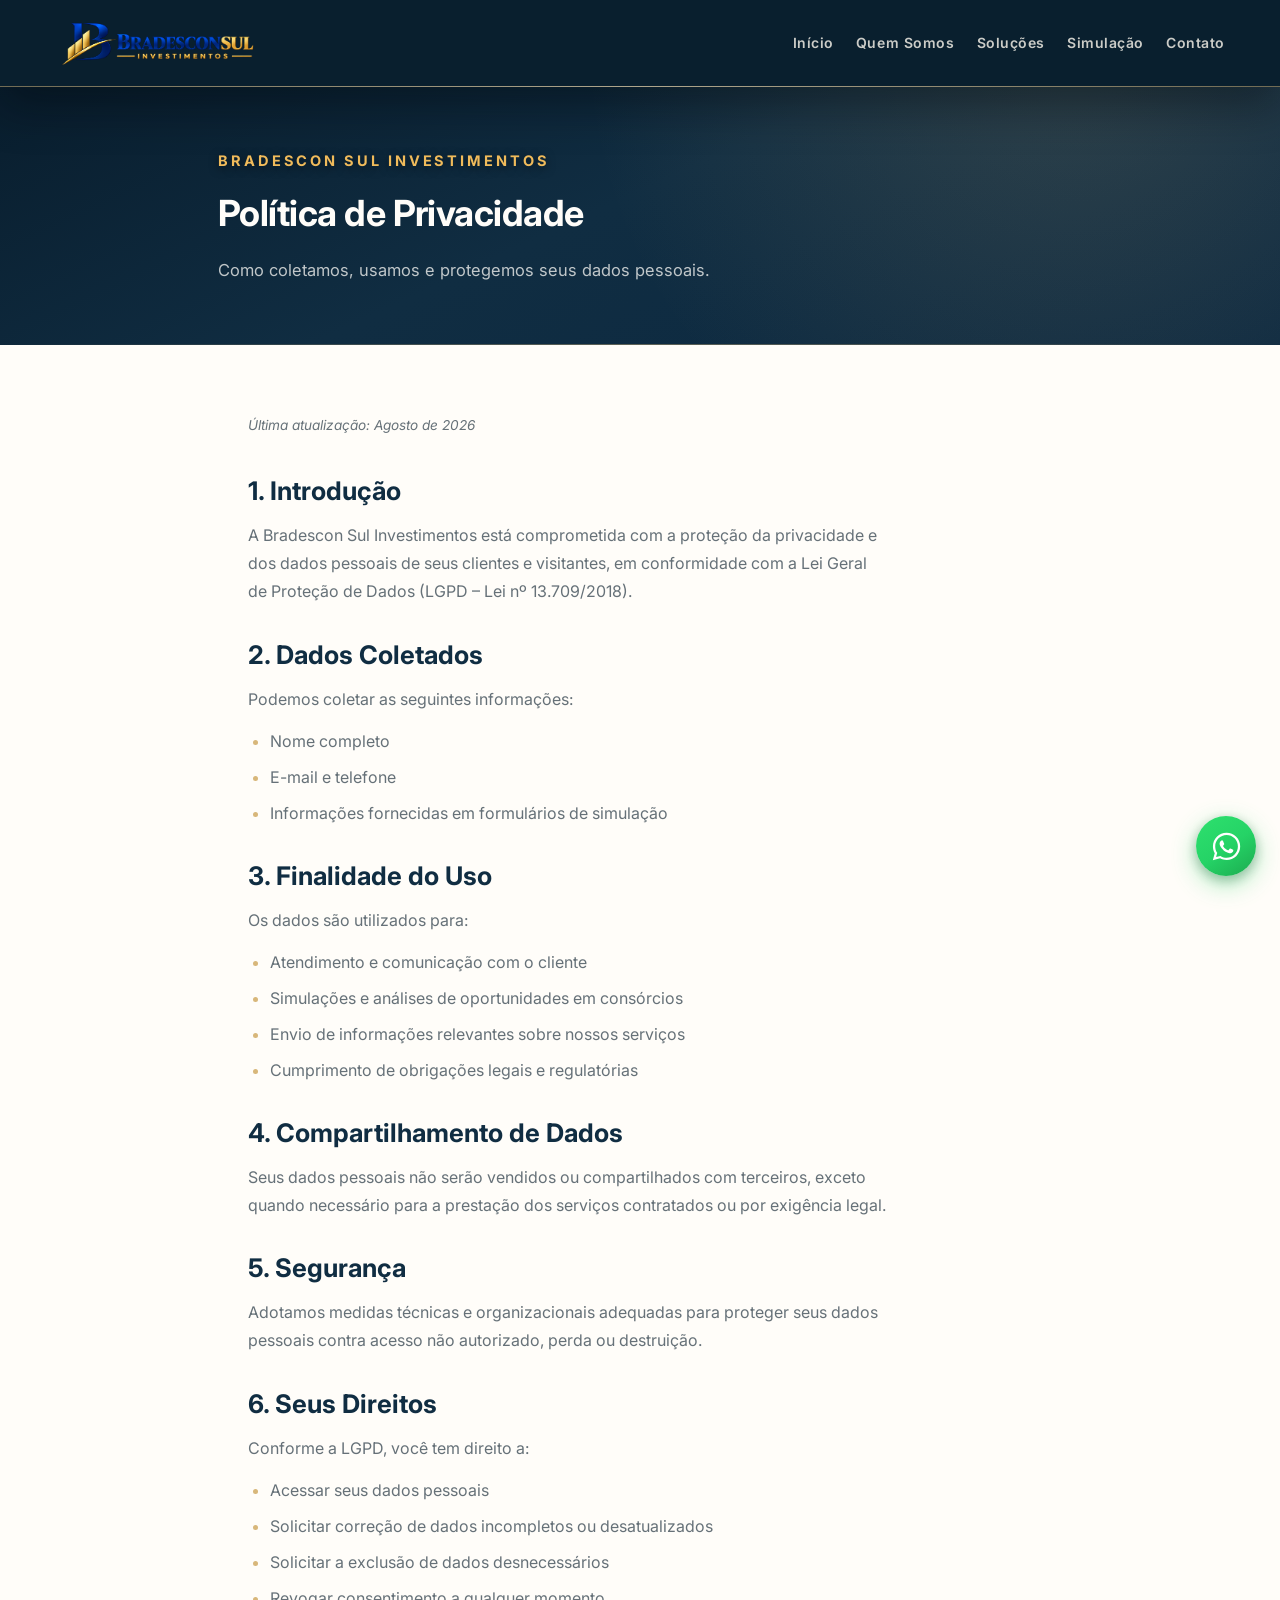
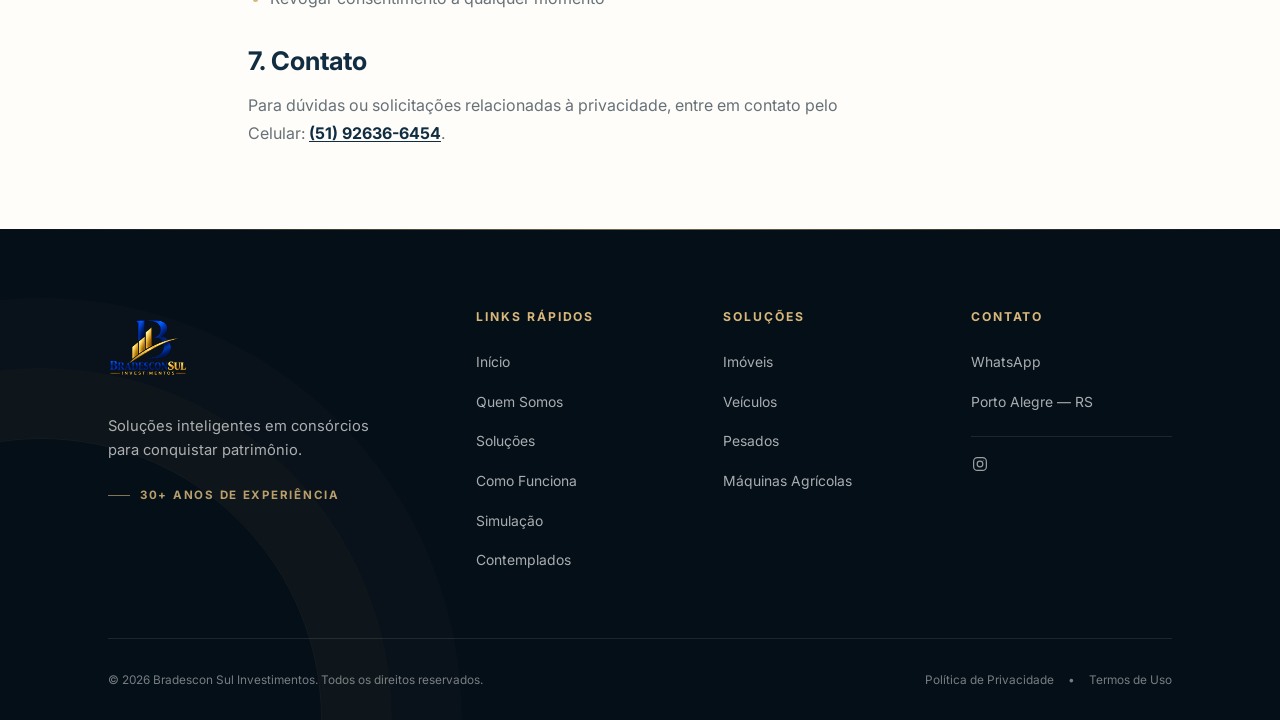
<file: privacidade/index.html>
﻿<!DOCTYPE html>
<html lang="pt-BR">
<head>
<meta charset="UTF-8">
<meta name="viewport" content="width=device-width, initial-scale=1.0">
<meta name="description" content="Política de Privacidade do site da Bradescon Sul Investimentos, em conformidade com a LGPD.">
<meta name="theme-color" content="#102d42">
<meta property="og:title" content="Política de Privacidade | Bradescon Sul Investimentos">
<meta property="og:description" content="Como a Bradescon Sul Investimentos coleta, usa e protege seus dados pessoais.">
<meta property="og:type" content="website">
<meta property="og:url" content="https://bradesconsul.com.br/privacidade/">
<meta property="og:image" content="https://bradesconsul.com.br/images/og-image.png">
<meta property="og:image:width" content="1731">
<meta property="og:image:height" content="909">
<meta name="twitter:card" content="summary_large_image">
<meta name="twitter:title" content="Política de Privacidade | Bradescon Sul Investimentos">
<meta name="twitter:description" content="Como a Bradescon Sul Investimentos coleta, usa e protege seus dados pessoais.">
<meta name="twitter:image" content="https://bradesconsul.com.br/images/og-image.png">
<link rel="canonical" href="https://bradesconsul.com.br/privacidade/">
<title>Política de Privacidade | Bradescon Sul Investimentos</title>
<link rel="icon" href="/images/sigla-bradescon-512.png" type="image/png">
<link rel="manifest" href="/manifest.webmanifest">
<link rel="preconnect" href="https://fonts.googleapis.com">
<link rel="preconnect" href="https://fonts.gstatic.com" crossorigin>
<link href="https://fonts.googleapis.com/css2?family=Inter:wght@400;500;600;700;800&display=swap" rel="stylesheet">
<link rel="stylesheet" href="/style.css">
</head>
<body class="inner-page">
<header class="header" id="header">
<div class="container header-content">
<a class="logo" href="/" aria-label="Bradescon Sul Investimentos — início">
<picture><source media="(max-width: 768px)" srcset="/images/sigla-bradescon-512.png"><img src="/images/logo%20hero%20atualizado.png" width="2172" height="724" alt="Bradescon Sul Investimentos"></picture>
</a>
<nav class="nav-desktop" aria-label="Navegação principal">
<ul class="nav-list">
<li>
<a href="/">Início</a>
</li>
<li>
<a href="/quem-somos/">Quem Somos</a>
</li>
<li>
<a href="/servicos/">Soluções</a>
</li>
<li>
<a href="/simulacao/">Simulação</a>
</li>
<li>
<a href="/#contato">Contato</a>
</li>
</ul>
</nav>
<button class="menu-toggle" id="menuToggle" aria-label="Abrir menu" aria-expanded="false" aria-controls="navMobile">
<span>
</span>
<span>
</span>
<span>
</span>
</button>
</div>
<nav class="nav-mobile" id="navMobile" aria-label="Navegação mobile">
<ul class="nav-list-mobile">
<li>
<a href="/">Início</a>
</li>
<li>
<a href="/quem-somos/">Quem Somos</a>
</li>
<li>
<a href="/servicos/">Soluções</a>
</li>
<li>
<a href="/simulacao/">Simulação</a>
</li>
<li>
<a href="/#contato">Contato</a>
</li>
<li>
<a href="https://wa.me/5551926366454" class="btn btn-whatsapp-mobile" target="_blank" rel="noopener noreferrer">Falar no WhatsApp</a>
</li>
</ul>
</nav>
</header>
<main>
<section class="inner-hero">
<div class="container">
<p class="hero-eyebrow">BRADESCON SUL INVESTIMENTOS</p>
<h1>Política de Privacidade</h1>
<p>Como coletamos, usamos e protegemos seus dados pessoais.</p>
</div>
</section>
<section class="legal-page">
<div class="container">
<p class="legal-updated">Última atualização: Agosto de 2026</p>

<div class="legal-block">
<h2>1. Introdução</h2>
<p>A Bradescon Sul Investimentos está comprometida com a proteção da privacidade e dos dados pessoais de seus clientes e visitantes, em conformidade com a Lei Geral de Proteção de Dados (LGPD – Lei nº 13.709/2018).</p>
</div>

<div class="legal-block">
<h2>2. Dados Coletados</h2>
<p>Podemos coletar as seguintes informações:</p>
<ul>
<li>Nome completo</li>
<li>E-mail e telefone</li>
<li>Informações fornecidas em formulários de simulação</li>
</ul>
</div>

<div class="legal-block">
<h2>3. Finalidade do Uso</h2>
<p>Os dados são utilizados para:</p>
<ul>
<li>Atendimento e comunicação com o cliente</li>
<li>Simulações e análises de oportunidades em consórcios</li>
<li>Envio de informações relevantes sobre nossos serviços</li>
<li>Cumprimento de obrigações legais e regulatórias</li>
</ul>
</div>

<div class="legal-block">
<h2>4. Compartilhamento de Dados</h2>
<p>Seus dados pessoais não serão vendidos ou compartilhados com terceiros, exceto quando necessário para a prestação dos serviços contratados ou por exigência legal.</p>
</div>

<div class="legal-block">
<h2>5. Segurança</h2>
<p>Adotamos medidas técnicas e organizacionais adequadas para proteger seus dados pessoais contra acesso não autorizado, perda ou destruição.</p>
</div>

<div class="legal-block">
<h2>6. Seus Direitos</h2>
<p>Conforme a LGPD, você tem direito a:</p>
<ul>
<li>Acessar seus dados pessoais</li>
<li>Solicitar correção de dados incompletos ou desatualizados</li>
<li>Solicitar a exclusão de dados desnecessários</li>
<li>Revogar consentimento a qualquer momento</li>
</ul>
</div>

<div class="legal-block">
<h2>7. Contato</h2>
<p>Para dúvidas ou solicitações relacionadas à privacidade, entre em contato pelo Celular: <a href="https://wa.me/5551926366454" target="_blank" rel="noopener noreferrer">(51) 92636-6454</a>.</p>
</div>
</div>
</section>
</main>
<footer class="footer">
<div class="container">
<div class="footer-content">
<div class="footer-section footer-brand">
<img src="/images/bradesconsul%20logo%20grande.png" width="1254" height="1254" alt="Bradescon Sul Investimentos" class="footer-brand-logo" loading="lazy">
<p class="footer-brand-text">Soluções inteligentes em consórcios para conquistar patrimônio.</p>
<p class="footer-brand-since">30+ anos de experiência</p>
</div>
<div class="footer-section">
<h2 class="footer-heading">Links Rápidos</h2>
<ul>
<li>
<a href="/">Início</a>
</li>
<li>
<a href="/quem-somos/">Quem Somos</a>
</li>
<li>
<a href="/servicos/">Soluções</a>
</li>
<li>
<a href="/#como-funciona">Como Funciona</a>
</li>
<li>
<a href="/simulacao/">Simulação</a>
</li>
<li>
<a href="/#conquistas">Contemplados</a>
</li>
</ul>
</div>
<div class="footer-section">
<h2 class="footer-heading">Soluções</h2>
<ul>
<li>
<a href="/servicos/#imoveis">Imóveis</a>
</li>
<li>
<a href="/servicos/#veiculos">Veículos</a>
</li>
<li>
<a href="/servicos/#pesados">Pesados</a>
</li>
<li>
<a href="/servicos/#agro">Máquinas Agrícolas</a>
</li>
</ul>
</div>
<div class="footer-section footer-contact">
<h2 class="footer-heading">Contato</h2>
<ul>
<li>
<a href="https://wa.me/5551926366454" target="_blank" rel="noopener noreferrer">WhatsApp</a>
</li>
<li>
<a href="/#contato">Porto Alegre — RS</a>
</li>
</ul>
<div class="footer-social">
<a href="https://www.instagram.com/bradescon_investimentos/" target="_blank" rel="noopener noreferrer" aria-label="Instagram da Bradescon Sul Investimentos, @bradescon_investimentos">
<svg viewBox="0 0 24 24" fill="none" stroke="currentColor" stroke-width="1.6" stroke-linecap="round" stroke-linejoin="round" aria-hidden="true">
<rect x="3.5" y="3.5" width="17" height="17" rx="5">
</rect>
<circle cx="12" cy="12" r="3.8">
</circle>
<circle cx="17" cy="7" r=".6" fill="currentColor" stroke="none">
</circle>
</svg>
</a>
</div>
</div>
</div>
<div class="footer-bottom">
<div class="footer-copyright">© 2026 Bradescon Sul Investimentos. Todos os direitos reservados.</div>
<div class="footer-legal">
<a href="/privacidade/">Política de Privacidade</a>
<span aria-hidden="true">•</span>
<a href="/termos/">Termos de Uso</a>
</div>
</div>
</div>
</footer>
<a href="https://wa.me/5551926366454" class="whatsapp-floating" target="_blank" rel="noopener noreferrer" aria-label="Falar com um atendente pelo WhatsApp">
<svg viewBox="0 0 24 24" width="34" height="34" fill="currentColor" aria-hidden="true"><path d="M12.04 2C6.58 2 2.13 6.45 2.13 11.91C2.13 13.66 2.59 15.36 3.45 16.86L2.05 22L7.3 20.62C8.75 21.41 10.38 21.83 12.04 21.83C17.5 21.83 21.95 17.38 21.95 11.92C21.95 9.27 20.92 6.78 19.05 4.91C17.18 3.04 14.69 2 12.04 2ZM12.05 20.16C10.57 20.16 9.12 19.76 7.85 19.01L7.55 18.83L4.43 19.65L5.26 16.61L5.06 16.29C4.24 14.99 3.8 13.47 3.8 11.91C3.8 7.37 7.5 3.67 12.05 3.67C14.25 3.67 16.32 4.53 17.87 6.09C19.42 7.65 20.28 9.72 20.28 11.92C20.28 16.46 16.58 20.16 12.05 20.16ZM16.57 14.33C16.32 14.2 15.11 13.61 14.88 13.53C14.66 13.44 14.5 13.4 14.33 13.65C14.17 13.9 13.69 14.47 13.54 14.64C13.4 14.81 13.25 14.83 13 14.71C12.75 14.58 11.95 14.32 11 13.48C10.26 12.82 9.76 12.01 9.61 11.76C9.47 11.51 9.6 11.38 9.72 11.25C9.83 11.14 9.97 10.96 10.1 10.81C10.22 10.66 10.26 10.55 10.34 10.39C10.42 10.22 10.38 10.08 10.32 9.95C10.26 9.83 9.76 8.6 9.56 8.1C9.36 7.61 9.15 7.68 9 7.67C8.86 7.67 8.69 7.66 8.52 7.66C8.36 7.66 8.09 7.72 7.86 7.97C7.63 8.22 7 8.81 7 10.02C7 11.23 7.88 12.39 8 12.56C8.13 12.72 9.73 15.2 12.19 16.26C12.78 16.51 13.23 16.66 13.59 16.78C14.18 16.96 14.72 16.94 15.14 16.88C15.61 16.81 16.57 16.3 16.78 15.72C16.98 15.13 16.98 14.63 16.92 14.53C16.86 14.42 16.71 14.36 16.57 14.33Z"/></svg>
</a>
<script src="/script.js">
</script>
</body>
</html>
</file>
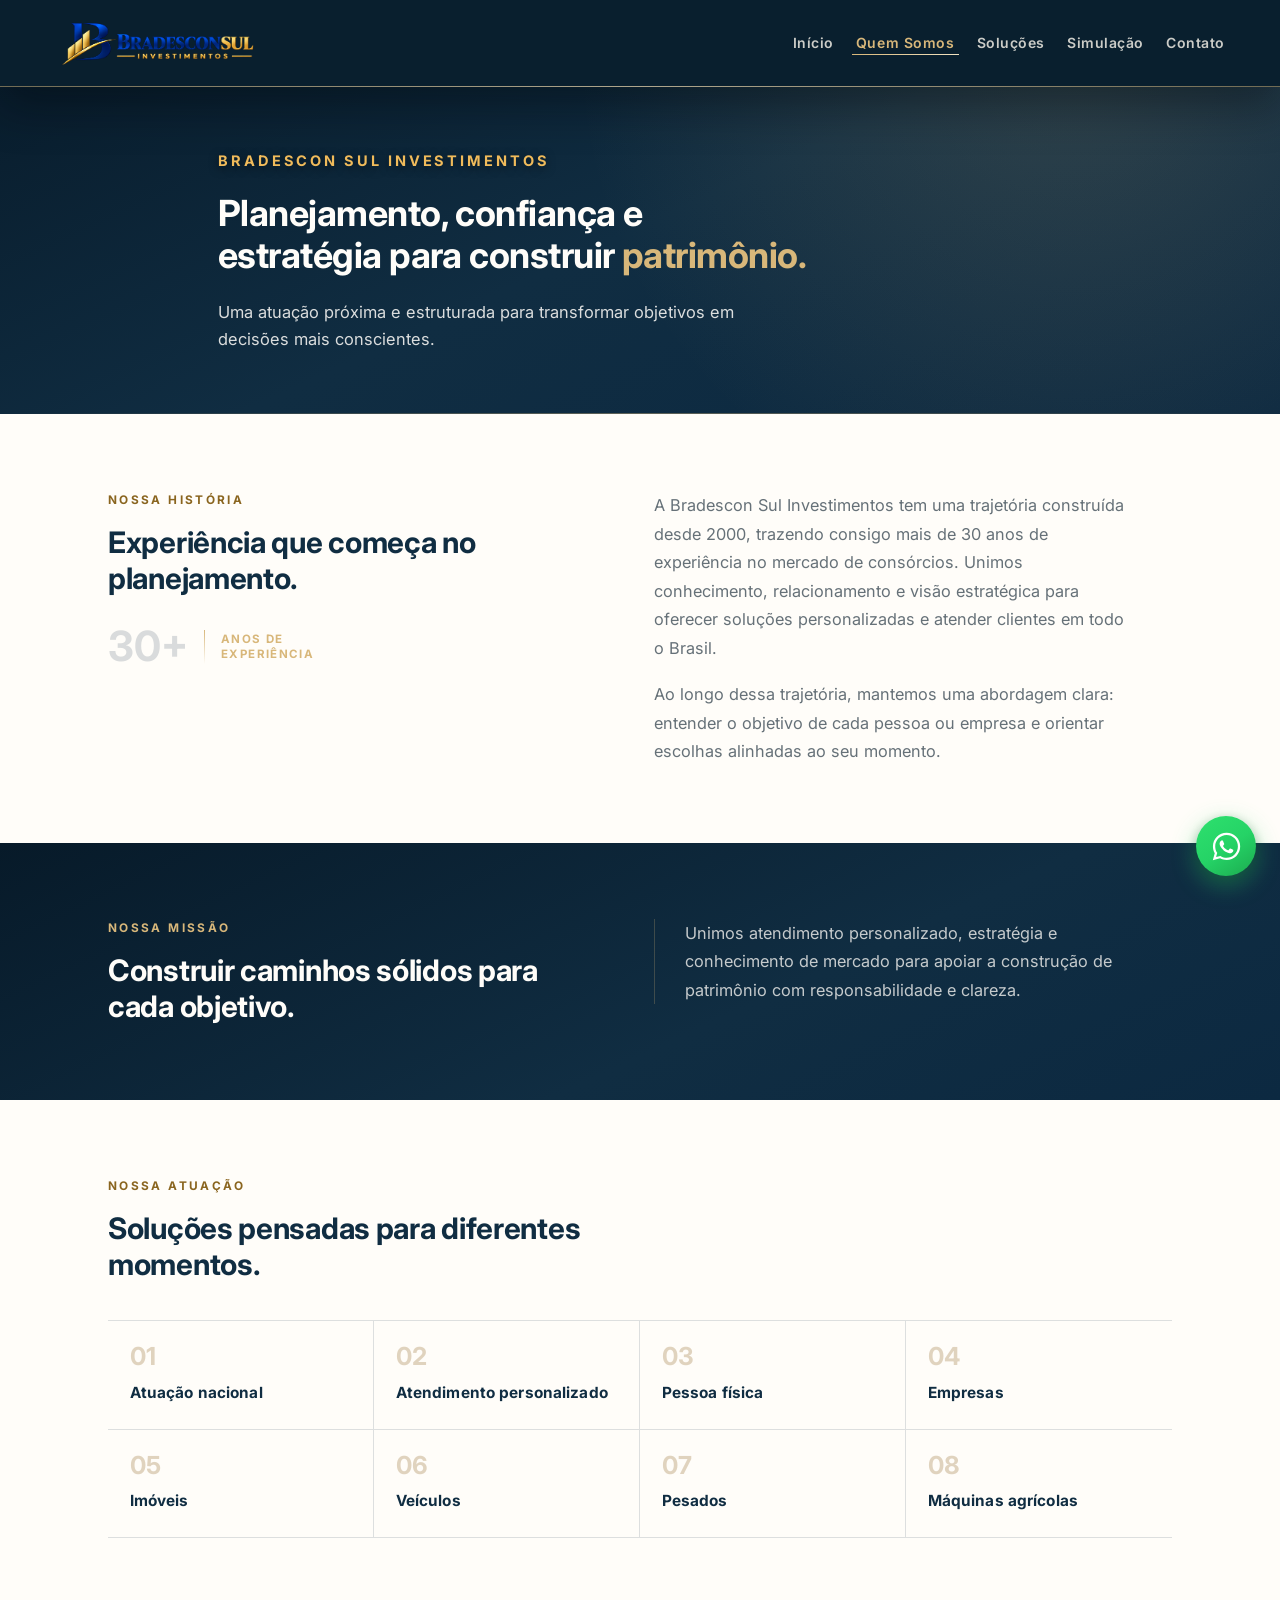
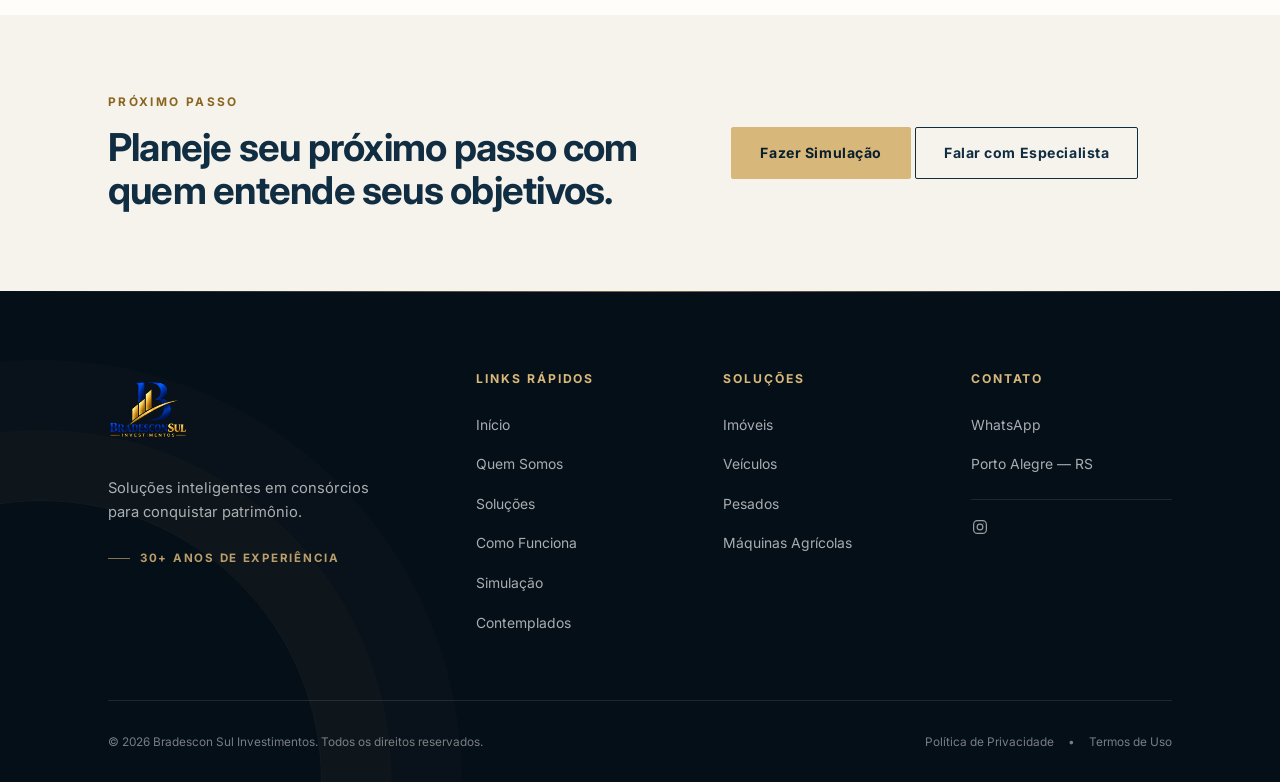
<file: quem-somos/index.html>
﻿<!DOCTYPE html>
<html lang="pt-BR">
<head>
<meta charset="UTF-8">
<meta name="viewport" content="width=device-width, initial-scale=1.0">
<meta name="description" content="Conheça a Bradescon Sul Investimentos, empresa que reúne mais de 30 anos de experiência em consórcios e planejamento patrimonial.">
<meta name="theme-color" content="#102d42">
<meta property="og:title" content="Quem Somos | Bradescon Sul Investimentos">
<meta property="og:description" content="Planejamento, confiança e estratégia para construir patrimônio.">
<meta property="og:type" content="website">
<meta property="og:url" content="https://bradesconsul.com.br/quem-somos/">
<meta property="og:image" content="https://bradesconsul.com.br/images/og-image.png">
<meta property="og:image:width" content="1731">
<meta property="og:image:height" content="909">
<meta name="twitter:card" content="summary_large_image">
<meta name="twitter:title" content="Quem Somos | Bradescon Sul Investimentos">
<meta name="twitter:description" content="Planejamento, confiança e estratégia para construir patrimônio.">
<meta name="twitter:image" content="https://bradesconsul.com.br/images/og-image.png">
<link rel="canonical" href="https://bradesconsul.com.br/quem-somos/">
<title>Quem Somos | Bradescon Sul Investimentos</title>
<link rel="icon" href="/images/sigla-bradescon-512.png" type="image/png">
<link rel="manifest" href="/manifest.webmanifest">
<link rel="preconnect" href="https://fonts.googleapis.com">
<link rel="preconnect" href="https://fonts.gstatic.com" crossorigin>
<link href="https://fonts.googleapis.com/css2?family=Inter:wght@400;500;600;700;800&display=swap" rel="stylesheet">
<link rel="stylesheet" href="/style.css">
</head>
<body class="inner-page">
<header class="header" id="header">
<div class="container header-content">
<a class="logo" href="/" aria-label="Bradescon Sul Investimentos — início">
<picture><source media="(max-width: 768px)" srcset="/images/sigla-bradescon-512.png"><img src="/images/logo%20hero%20atualizado.png" width="2172" height="724" alt="Bradescon Sul Investimentos"></picture>
</a>
<nav class="nav-desktop" aria-label="Navegação principal">
<ul class="nav-list">
<li>
<a href="/">Início</a>
</li>
<li>
<a href="/quem-somos/" aria-current="page">Quem Somos</a>
</li>
<li>
<a href="/servicos/">Soluções</a>
</li>
<li>
<a href="/simulacao/">Simulação</a>
</li>
<li>
<a href="/#contato">Contato</a>
</li>
</ul>
</nav>
<button class="menu-toggle" id="menuToggle" aria-label="Abrir menu" aria-expanded="false" aria-controls="navMobile">
<span>
</span>
<span>
</span>
<span>
</span>
</button>
</div>
<nav class="nav-mobile" id="navMobile" aria-label="Navegação mobile">
<ul class="nav-list-mobile">
<li>
<a href="/">Início</a>
</li>
<li>
<a href="/quem-somos/" aria-current="page">Quem Somos</a>
</li>
<li>
<a href="/servicos/">Soluções</a>
</li>
<li>
<a href="/simulacao/">Simulação</a>
</li>
<li>
<a href="/#contato">Contato</a>
</li>
<li>
<a href="https://wa.me/5551926366454" class="btn btn-whatsapp-mobile" target="_blank" rel="noopener noreferrer">Falar no WhatsApp</a>
</li>
</ul>
</nav>
</header>
<main>
<section class="inner-hero qs-hero">
<div class="container">
<p class="hero-eyebrow">BRADESCON SUL INVESTIMENTOS</p>
<h1>Planejamento, confiança e estratégia para construir <span class="highlight-gold">patrimônio.</span>
</h1>
<p>Uma atuação próxima e estruturada para transformar objetivos em decisões mais conscientes.</p>
</div>
</section>
<section class="editorial-section">
<div class="container editorial-grid">
<div class="editorial-head editorial-animate">
<p class="overline">Nossa história</p>
<h2>Experiência que começa no planejamento.</h2>
<div class="since-mark">
<span class="since-mark-year">30+</span>
<span class="since-mark-rule" aria-hidden="true">
</span>
<span class="since-mark-label">Anos de experiência</span>
</div>
</div>
<div class="editorial-body editorial-animate">
<p>A Bradescon Sul Investimentos tem uma trajetória construída desde 2000, trazendo consigo mais de 30 anos de experiência no mercado de consórcios. Unimos conhecimento, relacionamento e visão estratégica para oferecer soluções personalizadas e atender clientes em todo o Brasil.</p>
<p>Ao longo dessa trajetória, mantemos uma abordagem clara: entender o objetivo de cada pessoa ou empresa e orientar escolhas alinhadas ao seu momento.</p>
</div>
</div>
</section>
<section class="mission-band">
<div class="container mission-grid">
<div class="editorial-animate">
<p class="overline">Nossa missão</p>
<h2>Construir caminhos sólidos para cada objetivo.</h2>
</div>
<p class="editorial-animate">Unimos atendimento personalizado, estratégia e conhecimento de mercado para apoiar a construção de patrimônio com responsabilidade e clareza.</p>
</div>
</section>
<section class="editorial-section">
<div class="container">
<p class="overline editorial-animate">Nossa atuação</p>
<h2 class="editorial-animate">Soluções pensadas para diferentes momentos.</h2>
<div class="capability-grid">
<div class="capability-item editorial-animate">
<span class="capability-index">01</span>
<span class="capability-label">Atuação nacional</span>
</div>
<div class="capability-item editorial-animate">
<span class="capability-index">02</span>
<span class="capability-label">Atendimento personalizado</span>
</div>
<div class="capability-item editorial-animate">
<span class="capability-index">03</span>
<span class="capability-label">Pessoa física</span>
</div>
<div class="capability-item editorial-animate">
<span class="capability-index">04</span>
<span class="capability-label">Empresas</span>
</div>
<div class="capability-item editorial-animate">
<span class="capability-index">05</span>
<span class="capability-label">Imóveis</span>
</div>
<div class="capability-item editorial-animate">
<span class="capability-index">06</span>
<span class="capability-label">Veículos</span>
</div>
<div class="capability-item editorial-animate">
<span class="capability-index">07</span>
<span class="capability-label">Pesados</span>
</div>
<div class="capability-item editorial-animate">
<span class="capability-index">08</span>
<span class="capability-label">Máquinas agrícolas</span>
</div>
</div>
</div>
</section>
<section class="inner-cta">
<div class="container inner-cta-grid">
<div class="inner-cta-head editorial-animate">
<p class="overline">Próximo passo</p>
<h2>Planeje seu próximo passo com quem entende seus objetivos.</h2>
</div>
<div class="inner-cta-action editorial-animate">
<div class="final-ctas">
<a href="/simulacao/" class="btn btn-primary">Fazer Simulação</a>
<a href="https://wa.me/5551926366454" class="btn btn-secondary" target="_blank" rel="noopener noreferrer">Falar com Especialista</a>
</div>
</div>
</div>
</section>
</main>
<footer class="footer">
<div class="container">
<div class="footer-content">
<div class="footer-section footer-brand">
<img src="/images/bradesconsul%20logo%20grande.png" width="1254" height="1254" alt="Bradescon Sul Investimentos" class="footer-brand-logo" loading="lazy">
<p class="footer-brand-text">Soluções inteligentes em consórcios para conquistar patrimônio.</p>
<p class="footer-brand-since">30+ anos de experiência</p>
</div>
<div class="footer-section">
<h2 class="footer-heading">Links Rápidos</h2>
<ul>
<li>
<a href="/">Início</a>
</li>
<li>
<a href="/quem-somos/">Quem Somos</a>
</li>
<li>
<a href="/servicos/">Soluções</a>
</li>
<li>
<a href="/#como-funciona">Como Funciona</a>
</li>
<li>
<a href="/simulacao/">Simulação</a>
</li>
<li>
<a href="/#conquistas">Contemplados</a>
</li>
</ul>
</div>
<div class="footer-section">
<h2 class="footer-heading">Soluções</h2>
<ul>
<li>
<a href="/servicos/#imoveis">Imóveis</a>
</li>
<li>
<a href="/servicos/#veiculos">Veículos</a>
</li>
<li>
<a href="/servicos/#pesados">Pesados</a>
</li>
<li>
<a href="/servicos/#agro">Máquinas Agrícolas</a>
</li>
</ul>
</div>
<div class="footer-section footer-contact">
<h2 class="footer-heading">Contato</h2>
<ul>
<li>
<a href="https://wa.me/5551926366454" target="_blank" rel="noopener noreferrer">WhatsApp</a>
</li>
<li>
<a href="/#contato">Porto Alegre — RS</a>
</li>
</ul>
<div class="footer-social">
<a href="https://www.instagram.com/bradescon_investimentos/" target="_blank" rel="noopener noreferrer" aria-label="Instagram da Bradescon Sul Investimentos, @bradescon_investimentos">
<svg viewBox="0 0 24 24" fill="none" stroke="currentColor" stroke-width="1.6" stroke-linecap="round" stroke-linejoin="round" aria-hidden="true">
<rect x="3.5" y="3.5" width="17" height="17" rx="5">
</rect>
<circle cx="12" cy="12" r="3.8">
</circle>
<circle cx="17" cy="7" r=".6" fill="currentColor" stroke="none">
</circle>
</svg>
</a>
</div>
</div>
</div>
<div class="footer-bottom">
<div class="footer-copyright">© 2026 Bradescon Sul Investimentos. Todos os direitos reservados.</div>
<div class="footer-legal">
<a href="/privacidade/">Política de Privacidade</a>
<span aria-hidden="true">•</span>
<a href="/termos/">Termos de Uso</a>
</div>
</div>
</div>
</footer>
<a href="https://wa.me/5551926366454" class="whatsapp-floating" target="_blank" rel="noopener noreferrer" aria-label="Falar com um atendente pelo WhatsApp">
<svg viewBox="0 0 24 24" width="34" height="34" fill="currentColor" aria-hidden="true"><path d="M12.04 2C6.58 2 2.13 6.45 2.13 11.91C2.13 13.66 2.59 15.36 3.45 16.86L2.05 22L7.3 20.62C8.75 21.41 10.38 21.83 12.04 21.83C17.5 21.83 21.95 17.38 21.95 11.92C21.95 9.27 20.92 6.78 19.05 4.91C17.18 3.04 14.69 2 12.04 2ZM12.05 20.16C10.57 20.16 9.12 19.76 7.85 19.01L7.55 18.83L4.43 19.65L5.26 16.61L5.06 16.29C4.24 14.99 3.8 13.47 3.8 11.91C3.8 7.37 7.5 3.67 12.05 3.67C14.25 3.67 16.32 4.53 17.87 6.09C19.42 7.65 20.28 9.72 20.28 11.92C20.28 16.46 16.58 20.16 12.05 20.16ZM16.57 14.33C16.32 14.2 15.11 13.61 14.88 13.53C14.66 13.44 14.5 13.4 14.33 13.65C14.17 13.9 13.69 14.47 13.54 14.64C13.4 14.81 13.25 14.83 13 14.71C12.75 14.58 11.95 14.32 11 13.48C10.26 12.82 9.76 12.01 9.61 11.76C9.47 11.51 9.6 11.38 9.72 11.25C9.83 11.14 9.97 10.96 10.1 10.81C10.22 10.66 10.26 10.55 10.34 10.39C10.42 10.22 10.38 10.08 10.32 9.95C10.26 9.83 9.76 8.6 9.56 8.1C9.36 7.61 9.15 7.68 9 7.67C8.86 7.67 8.69 7.66 8.52 7.66C8.36 7.66 8.09 7.72 7.86 7.97C7.63 8.22 7 8.81 7 10.02C7 11.23 7.88 12.39 8 12.56C8.13 12.72 9.73 15.2 12.19 16.26C12.78 16.51 13.23 16.66 13.59 16.78C14.18 16.96 14.72 16.94 15.14 16.88C15.61 16.81 16.57 16.3 16.78 15.72C16.98 15.13 16.98 14.63 16.92 14.53C16.86 14.42 16.71 14.36 16.57 14.33Z"/></svg>
</a>
<script src="/script.js">
</script>
</body>
</html>
</file>
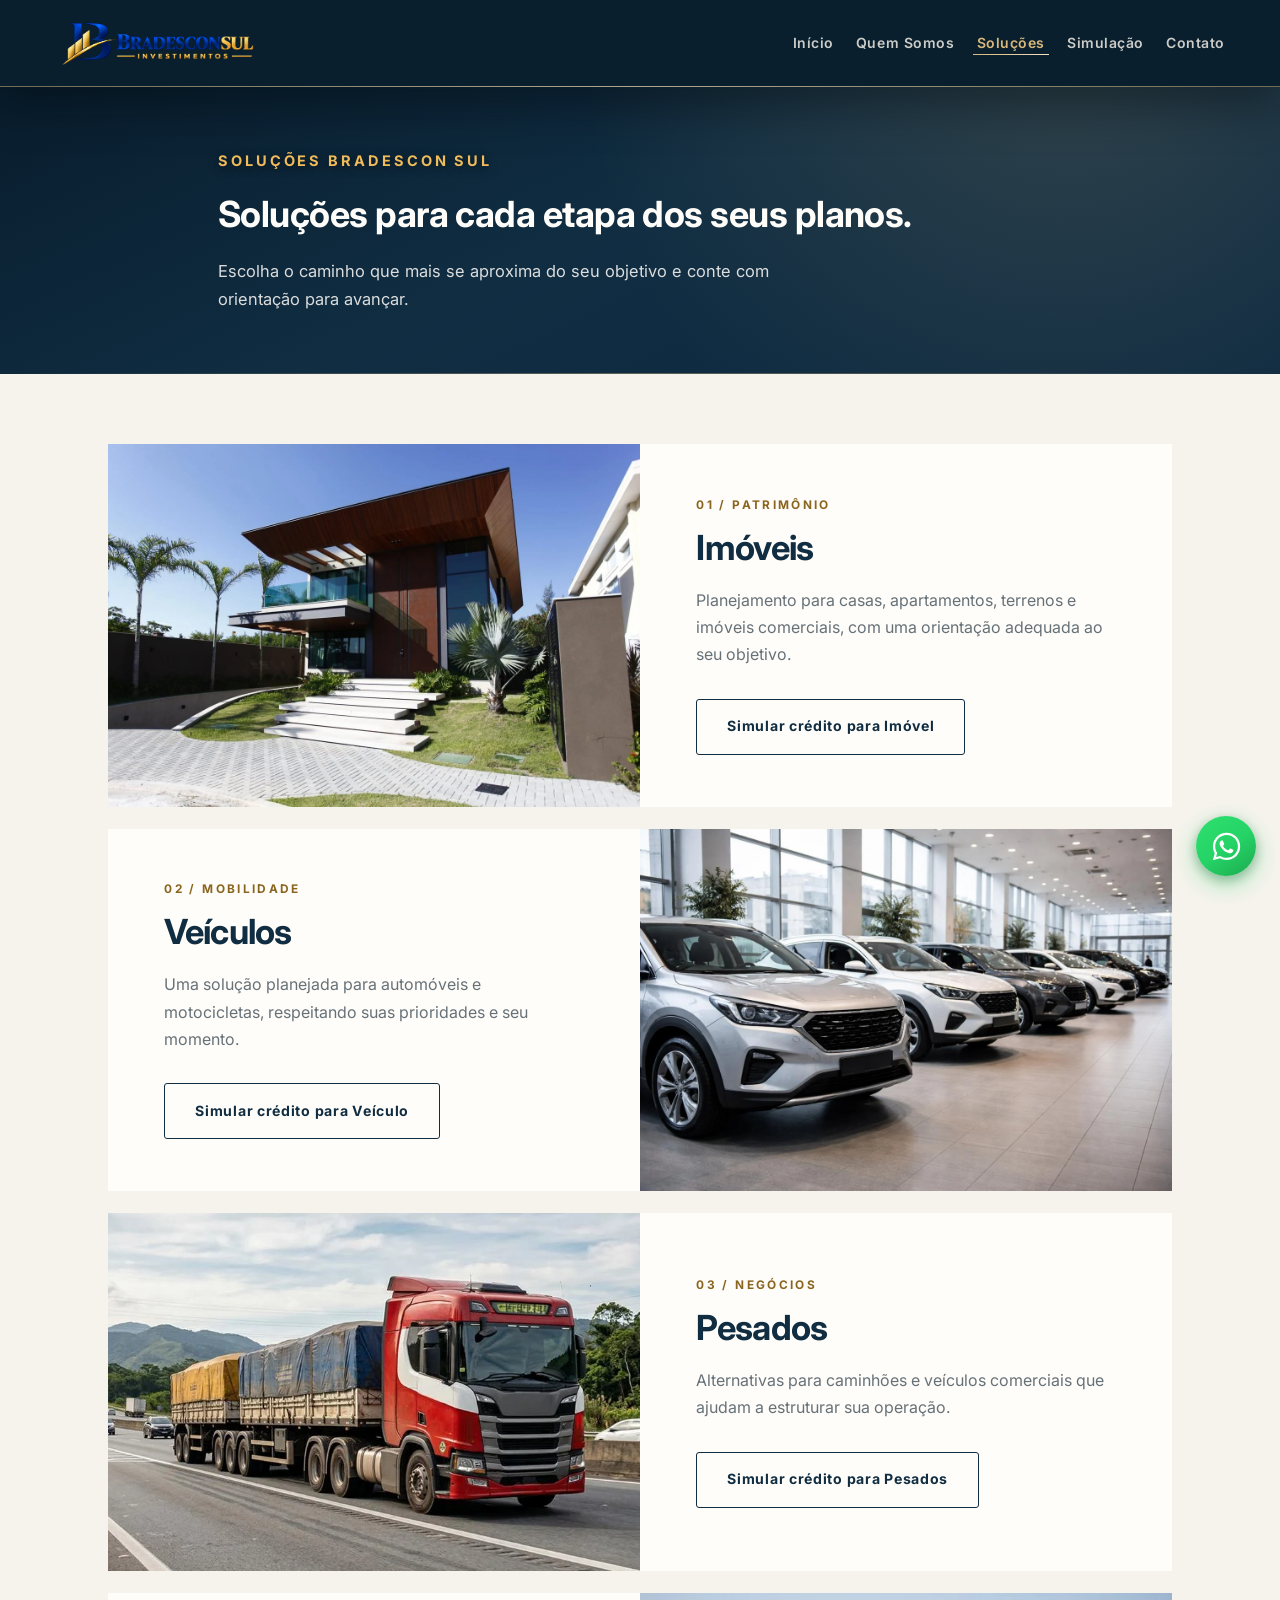
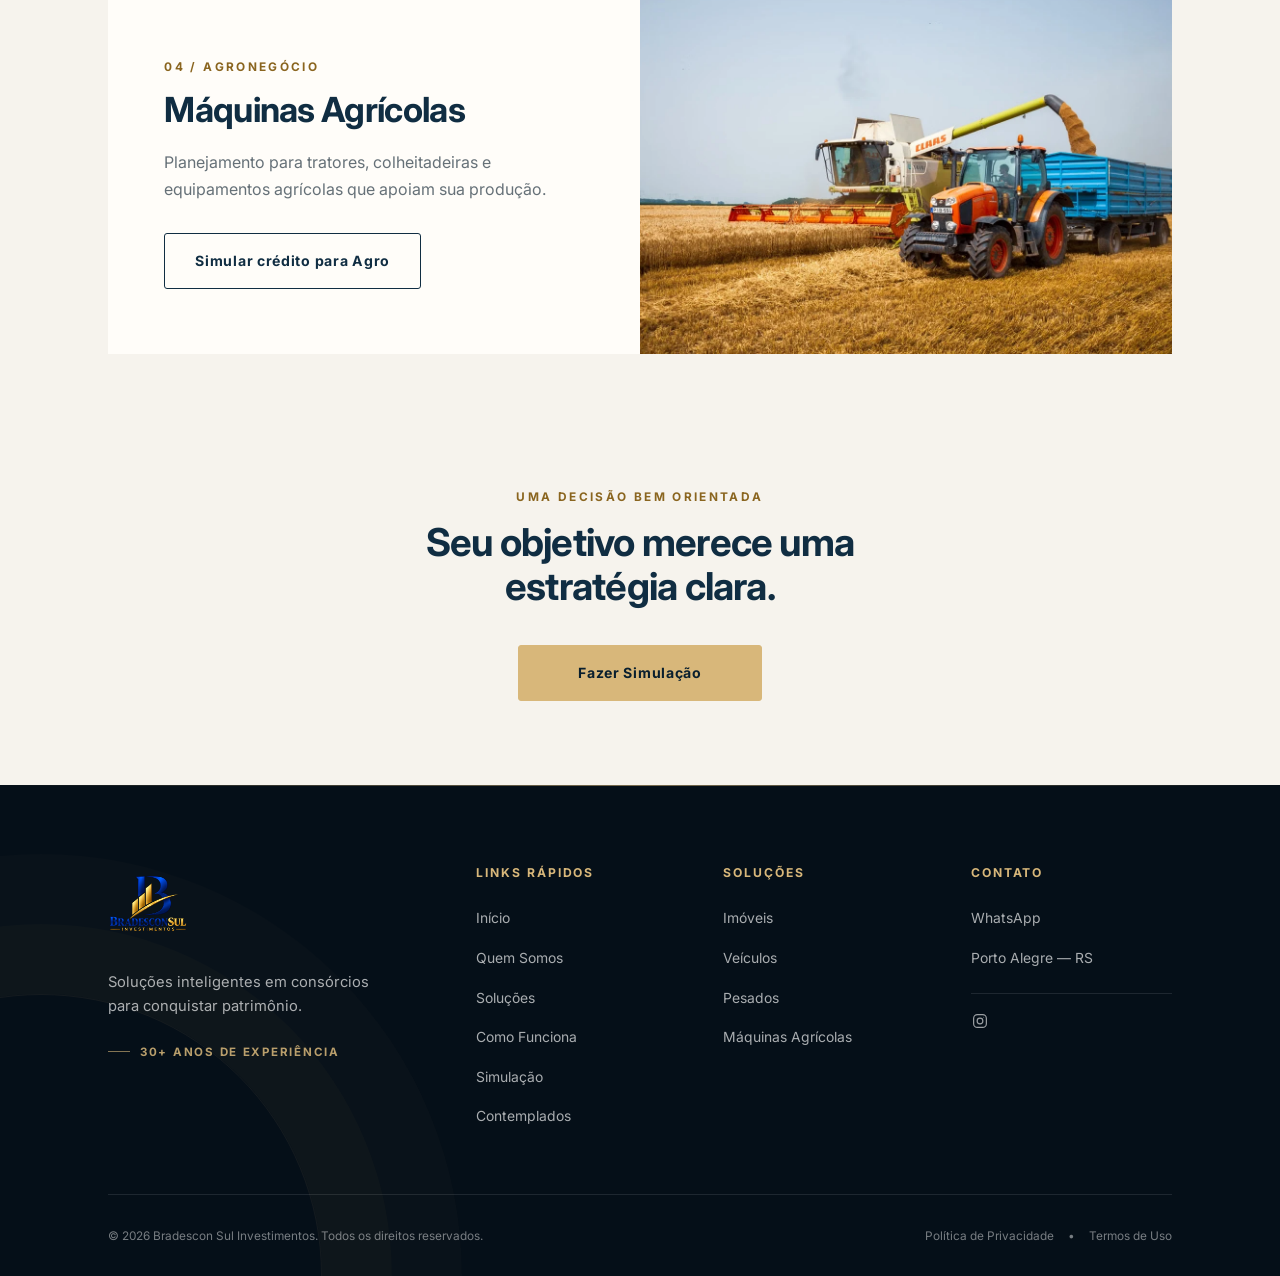
<file: servicos/index.html>
﻿<!DOCTYPE html>
<html lang="pt-BR">
<head>
<meta charset="UTF-8">
<meta name="viewport" content="width=device-width, initial-scale=1.0">
<meta name="description" content="Conheça as soluções Bradescon Sul para imóveis, veículos, pesados e máquinas agrícolas.">
<meta name="theme-color" content="#102d42">
<meta property="og:title" content="Soluções | Bradescon Sul Investimentos">
<meta property="og:description" content="Soluções para cada etapa dos seus planos.">
<meta property="og:type" content="website">
<meta property="og:url" content="https://bradesconsul.com.br/servicos/">
<meta property="og:image" content="https://bradesconsul.com.br/images/og-image.png">
<meta property="og:image:width" content="1731">
<meta property="og:image:height" content="909">
<meta name="twitter:card" content="summary_large_image">
<meta name="twitter:title" content="Soluções | Bradescon Sul Investimentos">
<meta name="twitter:description" content="Soluções para cada etapa dos seus planos.">
<meta name="twitter:image" content="https://bradesconsul.com.br/images/og-image.png">
<link rel="canonical" href="https://bradesconsul.com.br/servicos/">
<title>Soluções | Bradescon Sul Investimentos</title>
<link rel="icon" href="/images/sigla-bradescon-512.png" type="image/png">
<link rel="manifest" href="/manifest.webmanifest">
<link rel="preconnect" href="https://fonts.googleapis.com">
<link rel="preconnect" href="https://fonts.gstatic.com" crossorigin>
<link href="https://fonts.googleapis.com/css2?family=Inter:wght@400;500;600;700;800&display=swap" rel="stylesheet">
<link rel="stylesheet" href="/style.css">
</head>
<body class="inner-page">
<header class="header" id="header">
<div class="container header-content">
<a class="logo" href="/" aria-label="Bradescon Sul Investimentos — início">
<picture><source media="(max-width: 768px)" srcset="/images/sigla-bradescon-512.png"><img src="/images/logo%20hero%20atualizado.png" width="2172" height="724" alt="Bradescon Sul Investimentos"></picture>
</a>
<nav class="nav-desktop" aria-label="Navegação principal">
<ul class="nav-list">
<li>
<a href="/">Início</a>
</li>
<li>
<a href="/quem-somos/">Quem Somos</a>
</li>
<li>
<a href="/servicos/" aria-current="page">Soluções</a>
</li>
<li>
<a href="/simulacao/">Simulação</a>
</li>
<li>
<a href="/#contato">Contato</a>
</li>
</ul>
</nav>
<button class="menu-toggle" id="menuToggle" aria-label="Abrir menu" aria-expanded="false" aria-controls="navMobile">
<span>
</span>
<span>
</span>
<span>
</span>
</button>
</div>
<nav class="nav-mobile" id="navMobile" aria-label="Navegação mobile">
<ul class="nav-list-mobile">
<li>
<a href="/">Início</a>
</li>
<li>
<a href="/quem-somos/">Quem Somos</a>
</li>
<li>
<a href="/servicos/" aria-current="page">Soluções</a>
</li>
<li>
<a href="/simulacao/">Simulação</a>
</li>
<li>
<a href="/#contato">Contato</a>
</li>
<li>
<a href="https://wa.me/5551926366454" class="btn btn-whatsapp-mobile" target="_blank" rel="noopener noreferrer">Falar no WhatsApp</a>
</li>
</ul>
</nav>
</header>
<main>
<section class="inner-hero sol-hero">
<div class="container">
<p class="hero-eyebrow">SOLUÇÕES BRADESCON SUL</p>
<h1>Soluções para cada etapa dos seus planos.</h1>
<p>Escolha o caminho que mais se aproxima do seu objetivo e conte com orientação para avançar.</p>
</div>
</section>
<section class="service-list container">
<article class="service-block" id="imoveis">
<div class="service-image">
<img src="/images/solucao-imoveis.webp" width="1290" height="860" alt="Soluções para imóveis" loading="lazy">
</div>
<div class="service-copy">
<p class="overline">01 / Patrimônio</p>
<h2>Imóveis</h2>
<p>Planejamento para casas, apartamentos, terrenos e imóveis comerciais, com uma orientação adequada ao seu objetivo.</p>
<a class="btn btn-secondary" href="/simulacao/?categoria=imoveis">Simular crédito para Imóvel</a>
</div>
</article>
<article class="service-block reverse" id="veiculos">
<div class="service-image">
<img src="/images/solucao-veiculos-leves.webp" width="1290" height="860" alt="Soluções para veículos" loading="lazy">
</div>
<div class="service-copy">
<p class="overline">02 / Mobilidade</p>
<h2>Veículos</h2>
<p>Uma solução planejada para automóveis e motocicletas, respeitando suas prioridades e seu momento.</p>
<a class="btn btn-secondary" href="/simulacao/?categoria=veiculos">Simular crédito para Veículo</a>
</div>
</article>
<article class="service-block" id="pesados">
<div class="service-image">
<img src="/images/solucao-veiculos-pesados.webp" width="1094" height="504" alt="Soluções para veículos pesados" loading="lazy">
</div>
<div class="service-copy">
<p class="overline">03 / Negócios</p>
<h2>Pesados</h2>
<p>Alternativas para caminhões e veículos comerciais que ajudam a estruturar sua operação.</p>
<a class="btn btn-secondary" href="/simulacao/?categoria=pesados">Simular crédito para Pesados</a>
</div>
</article>
<article class="service-block reverse" id="agro">
<div class="service-image">
<img src="/images/solucao-agricolas.webp" width="1128" height="750" alt="Soluções para máquinas agrícolas" loading="lazy">
</div>
<div class="service-copy">
<p class="overline">04 / Agronegócio</p>
<h2>Máquinas Agrícolas</h2>
<p>Planejamento para tratores, colheitadeiras e equipamentos agrícolas que apoiam sua produção.</p>
<a class="btn btn-secondary" href="/simulacao/?categoria=agro">Simular crédito para Agro</a>
</div>
</article>
</section>
<section class="inner-cta sol-cta">
<div class="container">
<p class="overline">Uma decisão bem orientada</p>
<h2>Seu objetivo merece uma estratégia clara.</h2>
<a href="/simulacao/" class="btn btn-primary">Fazer Simulação</a>
</div>
</section>
</main>
<footer class="footer">
<div class="container">
<div class="footer-content">
<div class="footer-section footer-brand">
<img src="/images/bradesconsul%20logo%20grande.png" width="1254" height="1254" alt="Bradescon Sul Investimentos" class="footer-brand-logo" loading="lazy">
<p class="footer-brand-text">Soluções inteligentes em consórcios para conquistar patrimônio.</p>
<p class="footer-brand-since">30+ anos de experiência</p>
</div>
<div class="footer-section">
<h2 class="footer-heading">Links Rápidos</h2>
<ul>
<li>
<a href="/">Início</a>
</li>
<li>
<a href="/quem-somos/">Quem Somos</a>
</li>
<li>
<a href="/servicos/">Soluções</a>
</li>
<li>
<a href="/#como-funciona">Como Funciona</a>
</li>
<li>
<a href="/simulacao/">Simulação</a>
</li>
<li>
<a href="/#conquistas">Contemplados</a>
</li>
</ul>
</div>
<div class="footer-section">
<h2 class="footer-heading">Soluções</h2>
<ul>
<li>
<a href="#imoveis">Imóveis</a>
</li>
<li>
<a href="#veiculos">Veículos</a>
</li>
<li>
<a href="#pesados">Pesados</a>
</li>
<li>
<a href="#agro">Máquinas Agrícolas</a>
</li>
</ul>
</div>
<div class="footer-section footer-contact">
<h2 class="footer-heading">Contato</h2>
<ul>
<li>
<a href="https://wa.me/5551926366454" target="_blank" rel="noopener noreferrer">WhatsApp</a>
</li>
<li>
<a href="/#contato">Porto Alegre — RS</a>
</li>
</ul>
<div class="footer-social">
<a href="https://www.instagram.com/bradescon_investimentos/" target="_blank" rel="noopener noreferrer" aria-label="Instagram da Bradescon Sul Investimentos, @bradescon_investimentos">
<svg viewBox="0 0 24 24" fill="none" stroke="currentColor" stroke-width="1.6" stroke-linecap="round" stroke-linejoin="round" aria-hidden="true">
<rect x="3.5" y="3.5" width="17" height="17" rx="5">
</rect>
<circle cx="12" cy="12" r="3.8">
</circle>
<circle cx="17" cy="7" r=".6" fill="currentColor" stroke="none">
</circle>
</svg>
</a>
</div>
</div>
</div>
<div class="footer-bottom">
<div class="footer-copyright">© 2026 Bradescon Sul Investimentos. Todos os direitos reservados.</div>
<div class="footer-legal">
<a href="/privacidade/">Política de Privacidade</a>
<span aria-hidden="true">•</span>
<a href="/termos/">Termos de Uso</a>
</div>
</div>
</div>
</footer>
<a href="https://wa.me/5551926366454" class="whatsapp-floating" target="_blank" rel="noopener noreferrer" aria-label="Falar com um atendente pelo WhatsApp">
<svg viewBox="0 0 24 24" width="34" height="34" fill="currentColor" aria-hidden="true"><path d="M12.04 2C6.58 2 2.13 6.45 2.13 11.91C2.13 13.66 2.59 15.36 3.45 16.86L2.05 22L7.3 20.62C8.75 21.41 10.38 21.83 12.04 21.83C17.5 21.83 21.95 17.38 21.95 11.92C21.95 9.27 20.92 6.78 19.05 4.91C17.18 3.04 14.69 2 12.04 2ZM12.05 20.16C10.57 20.16 9.12 19.76 7.85 19.01L7.55 18.83L4.43 19.65L5.26 16.61L5.06 16.29C4.24 14.99 3.8 13.47 3.8 11.91C3.8 7.37 7.5 3.67 12.05 3.67C14.25 3.67 16.32 4.53 17.87 6.09C19.42 7.65 20.28 9.72 20.28 11.92C20.28 16.46 16.58 20.16 12.05 20.16ZM16.57 14.33C16.32 14.2 15.11 13.61 14.88 13.53C14.66 13.44 14.5 13.4 14.33 13.65C14.17 13.9 13.69 14.47 13.54 14.64C13.4 14.81 13.25 14.83 13 14.71C12.75 14.58 11.95 14.32 11 13.48C10.26 12.82 9.76 12.01 9.61 11.76C9.47 11.51 9.6 11.38 9.72 11.25C9.83 11.14 9.97 10.96 10.1 10.81C10.22 10.66 10.26 10.55 10.34 10.39C10.42 10.22 10.38 10.08 10.32 9.95C10.26 9.83 9.76 8.6 9.56 8.1C9.36 7.61 9.15 7.68 9 7.67C8.86 7.67 8.69 7.66 8.52 7.66C8.36 7.66 8.09 7.72 7.86 7.97C7.63 8.22 7 8.81 7 10.02C7 11.23 7.88 12.39 8 12.56C8.13 12.72 9.73 15.2 12.19 16.26C12.78 16.51 13.23 16.66 13.59 16.78C14.18 16.96 14.72 16.94 15.14 16.88C15.61 16.81 16.57 16.3 16.78 15.72C16.98 15.13 16.98 14.63 16.92 14.53C16.86 14.42 16.71 14.36 16.57 14.33Z"/></svg>
</a>
<script src="/script.js">
</script>
</body>
</html>
</file>
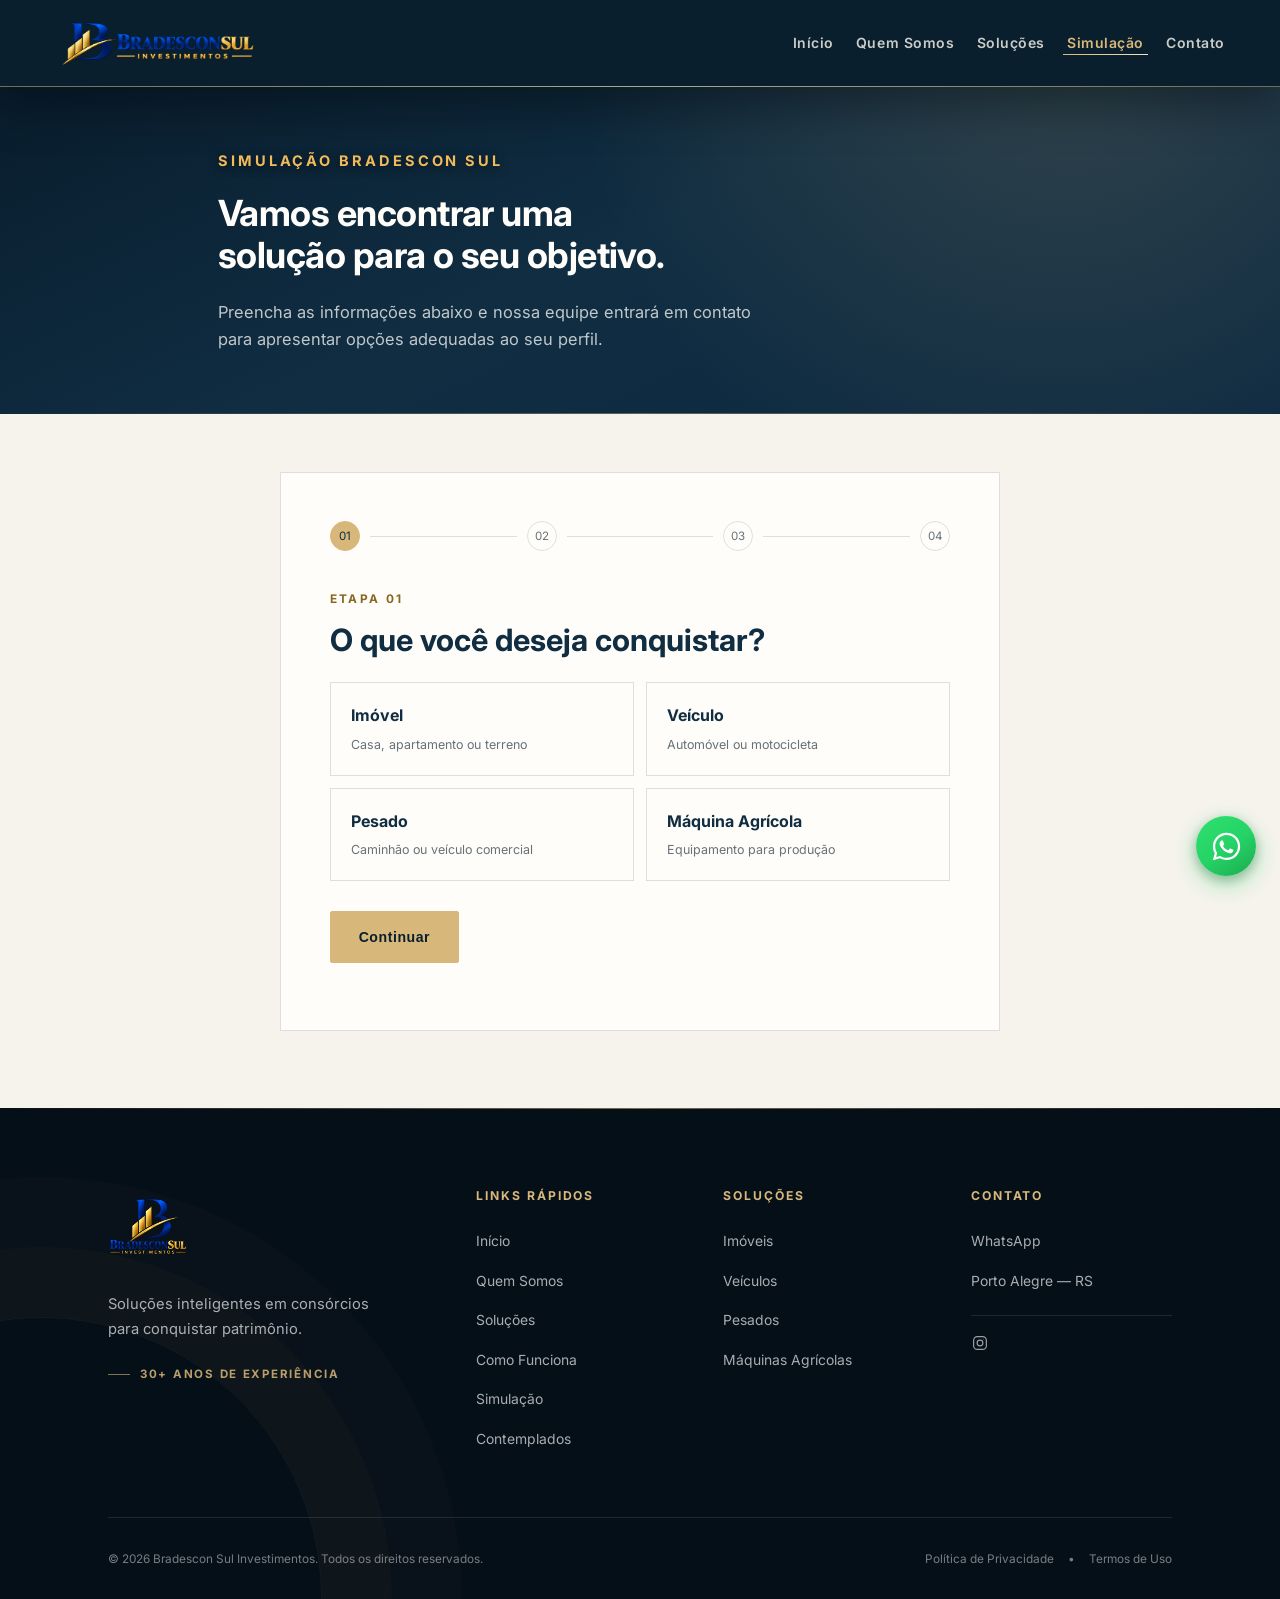
<file: simulacao/index.html>
﻿<!DOCTYPE html>
<html lang="pt-BR">
<head>
<meta charset="UTF-8">
<meta name="viewport" content="width=device-width, initial-scale=1.0">
<meta name="description" content="Solicite uma simulação personalizada com a Bradescon Sul Investimentos.">
<meta name="theme-color" content="#102d42">
<meta property="og:title" content="Simulação | Bradescon Sul Investimentos">
<meta property="og:description" content="Vamos encontrar uma solução para o seu objetivo.">
<meta property="og:type" content="website">
<meta property="og:url" content="https://bradesconsul.com.br/simulacao/">
<meta property="og:image" content="https://bradesconsul.com.br/images/og-image.png">
<meta property="og:image:width" content="1731">
<meta property="og:image:height" content="909">
<meta name="twitter:card" content="summary_large_image">
<meta name="twitter:title" content="Simulação | Bradescon Sul Investimentos">
<meta name="twitter:description" content="Vamos encontrar uma solução para o seu objetivo.">
<meta name="twitter:image" content="https://bradesconsul.com.br/images/og-image.png">
<link rel="canonical" href="https://bradesconsul.com.br/simulacao/">
<title>Simulação | Bradescon Sul Investimentos</title>
<link rel="icon" href="/images/sigla-bradescon-512.png" type="image/png">
<link rel="manifest" href="/manifest.webmanifest">
<link rel="preconnect" href="https://fonts.googleapis.com">
<link rel="preconnect" href="https://fonts.gstatic.com" crossorigin>
<link href="https://fonts.googleapis.com/css2?family=Inter:wght@400;500;600;700;800&display=swap" rel="stylesheet">
<link rel="stylesheet" href="/style.css">
</head>
<body class="inner-page">
<header class="header" id="header">
<div class="container header-content">
<a class="logo" href="/" aria-label="Bradescon Sul Investimentos — início">
<picture><source media="(max-width: 768px)" srcset="/images/sigla-bradescon-512.png"><img src="/images/logo%20hero%20atualizado.png" width="2172" height="724" alt="Bradescon Sul Investimentos"></picture>
</a>
<nav class="nav-desktop" aria-label="Navegação principal">
<ul class="nav-list">
<li>
<a href="/">Início</a>
</li>
<li>
<a href="/quem-somos/">Quem Somos</a>
</li>
<li>
<a href="/servicos/">Soluções</a>
</li>
<li>
<a href="/simulacao/" aria-current="page">Simulação</a>
</li>
<li>
<a href="/#contato">Contato</a>
</li>
</ul>
</nav>
<button class="menu-toggle" id="menuToggle" aria-label="Abrir menu" aria-expanded="false" aria-controls="navMobile">
<span>
</span>
<span>
</span>
<span>
</span>
</button>
</div>
<nav class="nav-mobile" id="navMobile" aria-label="Navegação mobile">
<ul class="nav-list-mobile">
<li>
<a href="/">Início</a>
</li>
<li>
<a href="/quem-somos/">Quem Somos</a>
</li>
<li>
<a href="/servicos/">Soluções</a>
</li>
<li>
<a href="/simulacao/" aria-current="page">Simulação</a>
</li>
<li>
<a href="/#contato">Contato</a>
</li>
<li>
<a href="https://wa.me/5551926366454" class="btn btn-whatsapp-mobile" target="_blank" rel="noopener noreferrer">Falar no WhatsApp</a>
</li>
</ul>
</nav>
</header>
<main>
<section class="inner-hero simulation-hero">
<div class="container">
<p class="hero-eyebrow">SIMULAÇÃO BRADESCON SUL</p>
<h1>Vamos encontrar uma solução para o seu objetivo.</h1>
<p>Preencha as informações abaixo e nossa equipe entrará em contato para apresentar opções adequadas ao seu perfil.</p>
</div>
</section>
<section class="simulation-area">
<div class="container">
<form class="simulation-form" id="simulationForm">
<input type="hidden" id="simulationMode" name="modalidade" value="credito">
<div class="form-progress" aria-label="Progresso da simulação">
<span class="progress-step active" aria-current="step">01</span>
<span>
</span>
<span class="progress-step">02</span>
<span>
</span>
<span class="progress-step">03</span>
<span>
</span>
<span class="progress-step">04</span>
</div>
<fieldset class="form-step active" aria-labelledby="simulation-step-1-title">
<p class="overline">Etapa 01</p>
<h2 id="simulation-step-1-title">O que você deseja conquistar?</h2>
<div class="choice-grid">
<label class="choice">
<input type="radio" name="categoria" value="imoveis" required>
<span>Imóvel<small>Casa, apartamento ou terreno</small>
</span>
</label>
<label class="choice">
<input type="radio" name="categoria" value="veiculos">
<span>Veículo<small>Automóvel ou motocicleta</small>
</span>
</label>
<label class="choice">
<input type="radio" name="categoria" value="pesados">
<span>Pesado<small>Caminhão ou veículo comercial</small>
</span>
</label>
<label class="choice">
<input type="radio" name="categoria" value="agro">
<span>Máquina Agrícola<small>Equipamento para produção</small>
</span>
</label>
</div>
<button type="button" class="btn btn-primary next-step">Continuar</button>
</fieldset>
<fieldset class="form-step" aria-labelledby="simulation-step-2-title">
<p class="overline">Etapa 02</p>
<h2 id="simulation-step-2-title">Qual valor de crédito você busca?</h2>
<label class="field-label" for="credito">Valor aproximado do crédito</label>
<input class="text-input" id="credito" name="credito" type="text" inputmode="decimal" placeholder="Ex.: R$ 250.000" required>
<div class="form-actions">
<button type="button" class="btn btn-secondary previous-step">Voltar</button>
<button type="button" class="btn btn-primary next-step">Continuar</button>
</div>
</fieldset>
<fieldset class="form-step" aria-labelledby="simulation-step-3-title">
<p class="overline">Etapa 03</p>
<h2 id="simulation-step-3-title">Como podemos falar com você?</h2>
<label class="field-label" for="nome">Nome</label>
<input class="text-input" id="nome" name="nome" autocomplete="name" required>
<label class="field-label" for="whatsapp">WhatsApp</label>
<input class="text-input" id="whatsapp" name="whatsapp" type="tel" autocomplete="tel" required>
<label class="field-label" for="email">E-mail</label>
<input class="text-input" id="email" name="email" type="email" autocomplete="email" required>
<label class="field-label" for="cidade">Cidade / Estado <small>(opcional)</small>
</label>
<input class="text-input" id="cidade" name="cidade" autocomplete="address-level2">
<div class="form-actions">
<button type="button" class="btn btn-secondary previous-step">Voltar</button>
<button type="button" class="btn btn-primary next-step">Revisar dados</button>
</div>
</fieldset>
<fieldset class="form-step" aria-labelledby="simulation-step-4-title">
<p class="overline">Etapa 04</p>
<h2 id="simulation-step-4-title">Confira suas informações.</h2>
<div class="review-box" id="reviewBox" aria-live="polite">
</div>
<p class="form-note">Ao solicitar, você será direcionado ao WhatsApp para concluir o contato com nossa equipe.</p>
<div class="form-actions">
<button type="button" class="btn btn-secondary previous-step">Voltar</button>
<button type="submit" class="btn btn-primary">Solicitar Simulação</button>
</div>
</fieldset>
<p class="form-status" id="formStatus" role="status">
</p>
</form>
</div>
</section>
</main>
<footer class="footer">
<div class="container">
<div class="footer-content">
<div class="footer-section footer-brand">
<img src="/images/bradesconsul%20logo%20grande.png" width="1254" height="1254" alt="Bradescon Sul Investimentos" class="footer-brand-logo" loading="lazy">
<p class="footer-brand-text">Soluções inteligentes em consórcios para conquistar patrimônio.</p>
<p class="footer-brand-since">30+ anos de experiência</p>
</div>
<div class="footer-section">
<h2 class="footer-heading">Links Rápidos</h2>
<ul>
<li>
<a href="/">Início</a>
</li>
<li>
<a href="/quem-somos/">Quem Somos</a>
</li>
<li>
<a href="/servicos/">Soluções</a>
</li>
<li>
<a href="/#como-funciona">Como Funciona</a>
</li>
<li>
<a href="/simulacao/">Simulação</a>
</li>
<li>
<a href="/#conquistas">Contemplados</a>
</li>
</ul>
</div>
<div class="footer-section">
<h2 class="footer-heading">Soluções</h2>
<ul>
<li>
<a href="/servicos/#imoveis">Imóveis</a>
</li>
<li>
<a href="/servicos/#veiculos">Veículos</a>
</li>
<li>
<a href="/servicos/#pesados">Pesados</a>
</li>
<li>
<a href="/servicos/#agro">Máquinas Agrícolas</a>
</li>
</ul>
</div>
<div class="footer-section footer-contact">
<h2 class="footer-heading">Contato</h2>
<ul>
<li>
<a href="https://wa.me/5551926366454" target="_blank" rel="noopener noreferrer">WhatsApp</a>
</li>
<li>
<a href="/#contato">Porto Alegre — RS</a>
</li>
</ul>
<div class="footer-social">
<a href="https://www.instagram.com/bradescon_investimentos/" target="_blank" rel="noopener noreferrer" aria-label="Instagram da Bradescon Sul Investimentos, @bradescon_investimentos">
<svg viewBox="0 0 24 24" fill="none" stroke="currentColor" stroke-width="1.6" stroke-linecap="round" stroke-linejoin="round" aria-hidden="true">
<rect x="3.5" y="3.5" width="17" height="17" rx="5">
</rect>
<circle cx="12" cy="12" r="3.8">
</circle>
<circle cx="17" cy="7" r=".6" fill="currentColor" stroke="none">
</circle>
</svg>
</a>
</div>
</div>
</div>
<div class="footer-bottom">
<div class="footer-copyright">© 2026 Bradescon Sul Investimentos. Todos os direitos reservados.</div>
<div class="footer-legal">
<a href="/privacidade/">Política de Privacidade</a>
<span aria-hidden="true">•</span>
<a href="/termos/">Termos de Uso</a>
</div>
</div>
</div>
</footer>
<a href="https://wa.me/5551926366454" class="whatsapp-floating" target="_blank" rel="noopener noreferrer" aria-label="Falar com um atendente pelo WhatsApp">
<svg viewBox="0 0 24 24" width="34" height="34" fill="currentColor" aria-hidden="true"><path d="M12.04 2C6.58 2 2.13 6.45 2.13 11.91C2.13 13.66 2.59 15.36 3.45 16.86L2.05 22L7.3 20.62C8.75 21.41 10.38 21.83 12.04 21.83C17.5 21.83 21.95 17.38 21.95 11.92C21.95 9.27 20.92 6.78 19.05 4.91C17.18 3.04 14.69 2 12.04 2ZM12.05 20.16C10.57 20.16 9.12 19.76 7.85 19.01L7.55 18.83L4.43 19.65L5.26 16.61L5.06 16.29C4.24 14.99 3.8 13.47 3.8 11.91C3.8 7.37 7.5 3.67 12.05 3.67C14.25 3.67 16.32 4.53 17.87 6.09C19.42 7.65 20.28 9.72 20.28 11.92C20.28 16.46 16.58 20.16 12.05 20.16ZM16.57 14.33C16.32 14.2 15.11 13.61 14.88 13.53C14.66 13.44 14.5 13.4 14.33 13.65C14.17 13.9 13.69 14.47 13.54 14.64C13.4 14.81 13.25 14.83 13 14.71C12.75 14.58 11.95 14.32 11 13.48C10.26 12.82 9.76 12.01 9.61 11.76C9.47 11.51 9.6 11.38 9.72 11.25C9.83 11.14 9.97 10.96 10.1 10.81C10.22 10.66 10.26 10.55 10.34 10.39C10.42 10.22 10.38 10.08 10.32 9.95C10.26 9.83 9.76 8.6 9.56 8.1C9.36 7.61 9.15 7.68 9 7.67C8.86 7.67 8.69 7.66 8.52 7.66C8.36 7.66 8.09 7.72 7.86 7.97C7.63 8.22 7 8.81 7 10.02C7 11.23 7.88 12.39 8 12.56C8.13 12.72 9.73 15.2 12.19 16.26C12.78 16.51 13.23 16.66 13.59 16.78C14.18 16.96 14.72 16.94 15.14 16.88C15.61 16.81 16.57 16.3 16.78 15.72C16.98 15.13 16.98 14.63 16.92 14.53C16.86 14.42 16.71 14.36 16.57 14.33Z"/></svg>
</a>
<script src="/script.js">
</script>
</body>
</html>
</file>
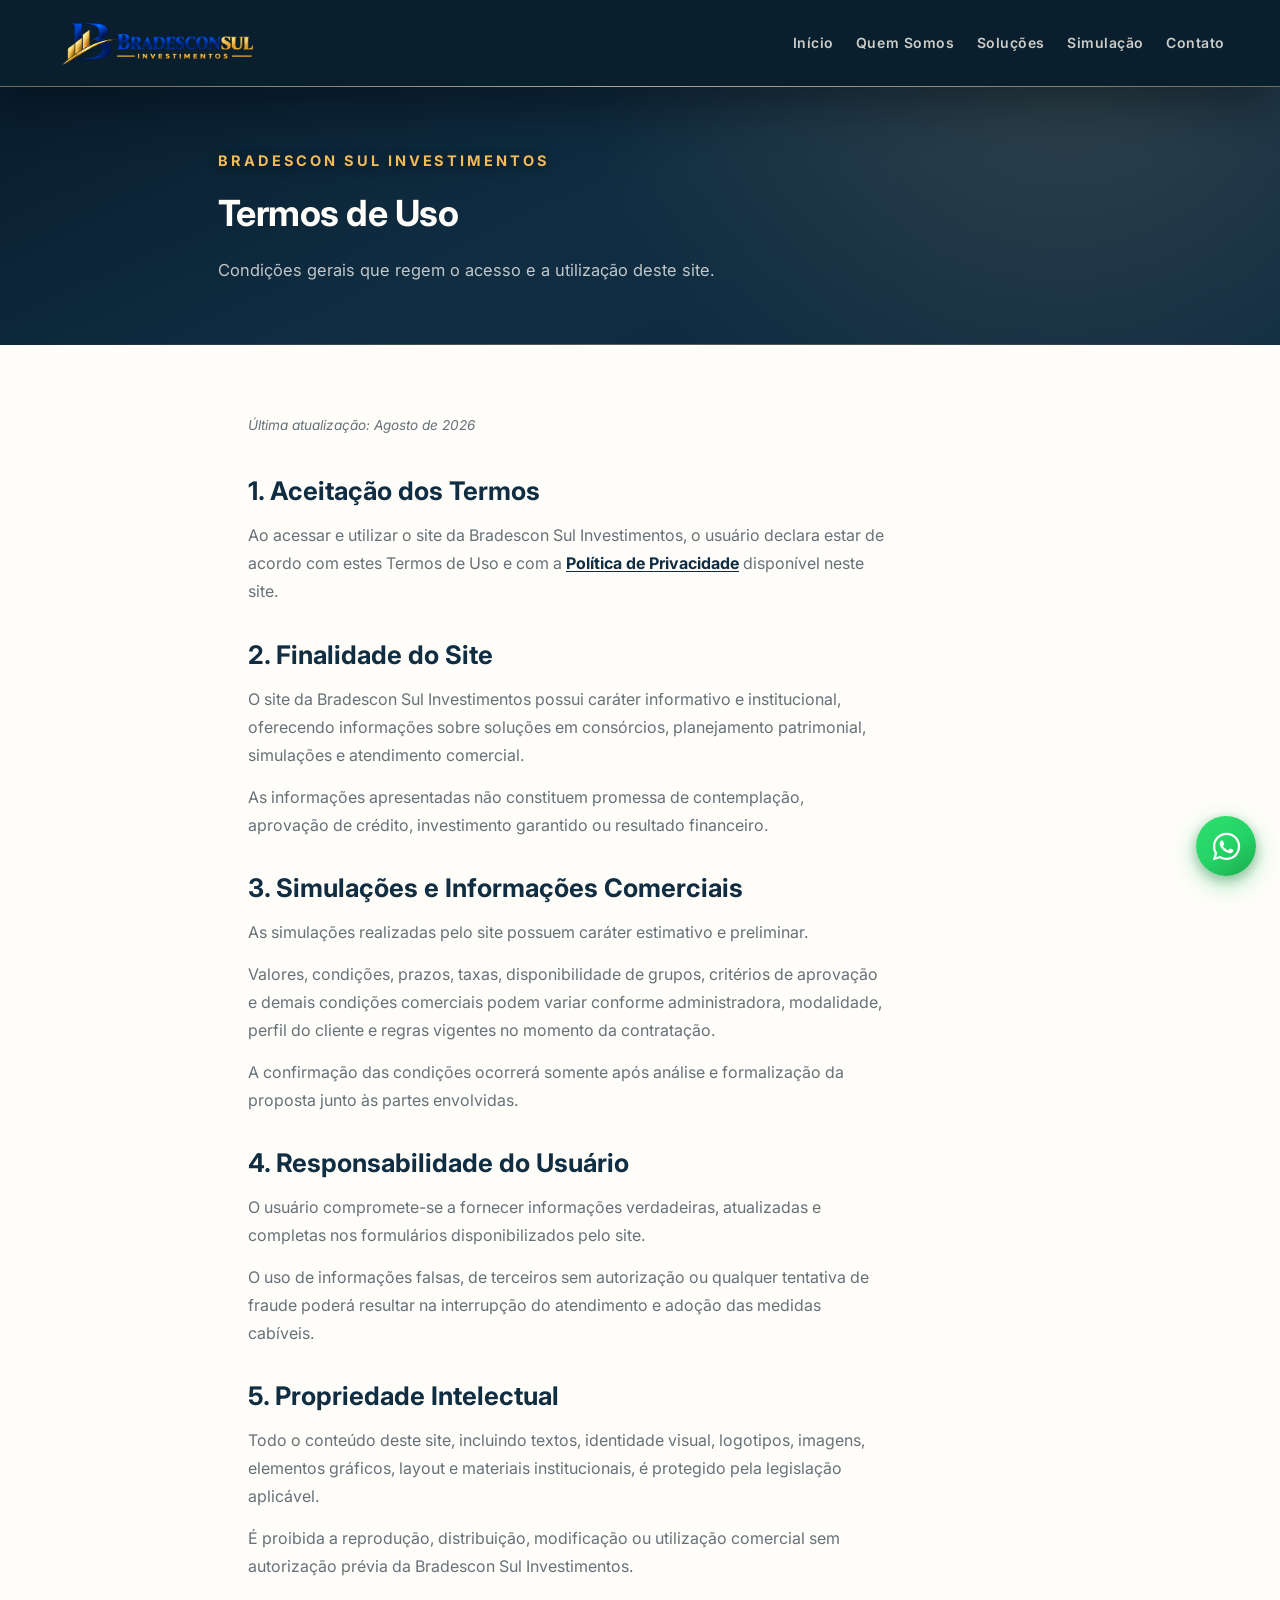
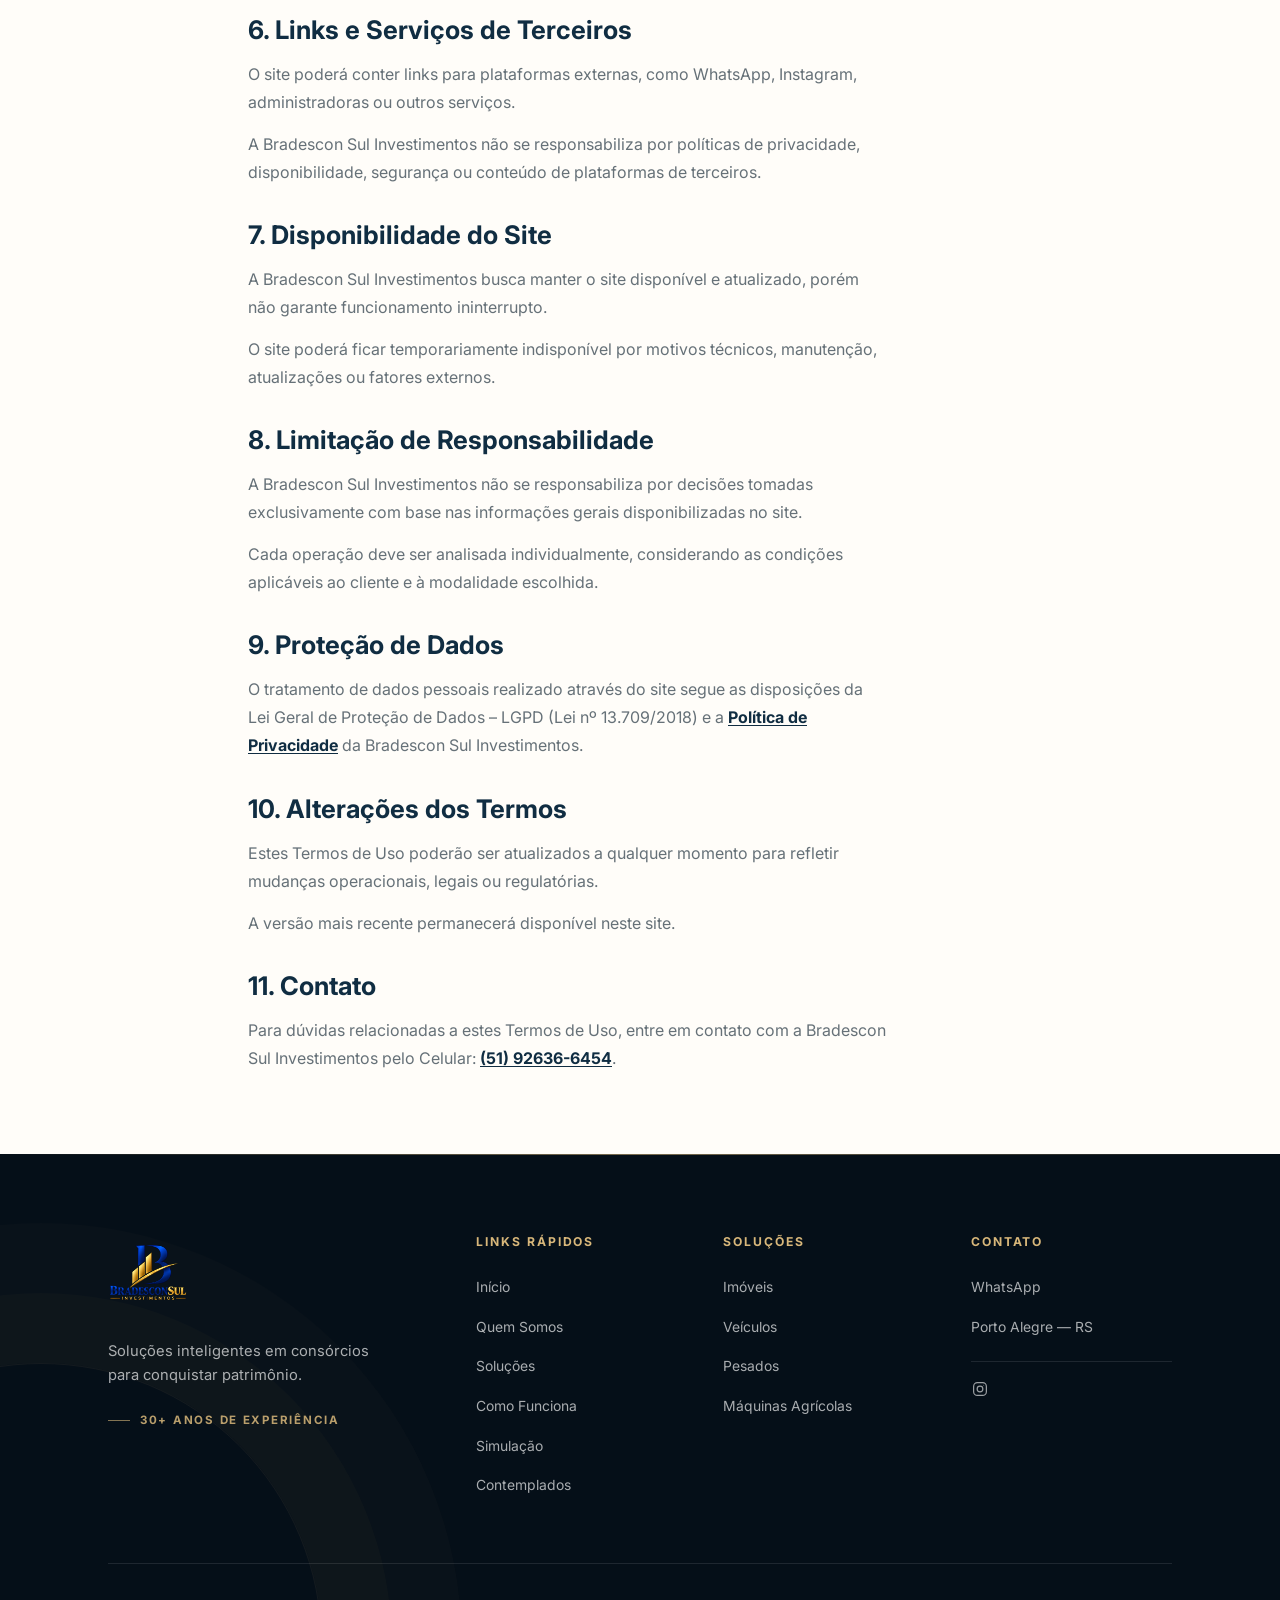
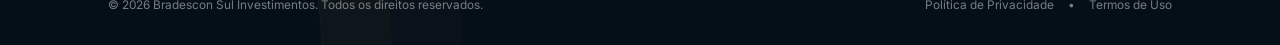
<file: termos/index.html>
﻿<!DOCTYPE html>
<html lang="pt-BR">
<head>
<meta charset="UTF-8">
<meta name="viewport" content="width=device-width, initial-scale=1.0">
<meta name="description" content="Termos de Uso do site da Bradescon Sul Investimentos.">
<meta name="theme-color" content="#102d42">
<meta property="og:title" content="Termos de Uso | Bradescon Sul Investimentos">
<meta property="og:description" content="Condições gerais de uso do site da Bradescon Sul Investimentos.">
<meta property="og:type" content="website">
<meta property="og:url" content="https://bradesconsul.com.br/termos/">
<meta property="og:image" content="https://bradesconsul.com.br/images/og-image.png">
<meta property="og:image:width" content="1731">
<meta property="og:image:height" content="909">
<meta name="twitter:card" content="summary_large_image">
<meta name="twitter:title" content="Termos de Uso | Bradescon Sul Investimentos">
<meta name="twitter:description" content="Condições gerais de uso do site da Bradescon Sul Investimentos.">
<meta name="twitter:image" content="https://bradesconsul.com.br/images/og-image.png">
<link rel="canonical" href="https://bradesconsul.com.br/termos/">
<title>Termos de Uso | Bradescon Sul Investimentos</title>
<link rel="icon" href="/images/sigla-bradescon-512.png" type="image/png">
<link rel="manifest" href="/manifest.webmanifest">
<link rel="preconnect" href="https://fonts.googleapis.com">
<link rel="preconnect" href="https://fonts.gstatic.com" crossorigin>
<link href="https://fonts.googleapis.com/css2?family=Inter:wght@400;500;600;700;800&display=swap" rel="stylesheet">
<link rel="stylesheet" href="/style.css">
</head>
<body class="inner-page">
<header class="header" id="header">
<div class="container header-content">
<a class="logo" href="/" aria-label="Bradescon Sul Investimentos — início">
<picture><source media="(max-width: 768px)" srcset="/images/sigla-bradescon-512.png"><img src="/images/logo%20hero%20atualizado.png" width="2172" height="724" alt="Bradescon Sul Investimentos"></picture>
</a>
<nav class="nav-desktop" aria-label="Navegação principal">
<ul class="nav-list">
<li>
<a href="/">Início</a>
</li>
<li>
<a href="/quem-somos/">Quem Somos</a>
</li>
<li>
<a href="/servicos/">Soluções</a>
</li>
<li>
<a href="/simulacao/">Simulação</a>
</li>
<li>
<a href="/#contato">Contato</a>
</li>
</ul>
</nav>
<button class="menu-toggle" id="menuToggle" aria-label="Abrir menu" aria-expanded="false" aria-controls="navMobile">
<span>
</span>
<span>
</span>
<span>
</span>
</button>
</div>
<nav class="nav-mobile" id="navMobile" aria-label="Navegação mobile">
<ul class="nav-list-mobile">
<li>
<a href="/">Início</a>
</li>
<li>
<a href="/quem-somos/">Quem Somos</a>
</li>
<li>
<a href="/servicos/">Soluções</a>
</li>
<li>
<a href="/simulacao/">Simulação</a>
</li>
<li>
<a href="/#contato">Contato</a>
</li>
<li>
<a href="https://wa.me/5551926366454" class="btn btn-whatsapp-mobile" target="_blank" rel="noopener noreferrer">Falar no WhatsApp</a>
</li>
</ul>
</nav>
</header>
<main>
<section class="inner-hero">
<div class="container">
<p class="hero-eyebrow">BRADESCON SUL INVESTIMENTOS</p>
<h1>Termos de Uso</h1>
<p>Condições gerais que regem o acesso e a utilização deste site.</p>
</div>
</section>
<section class="legal-page">
<div class="container">
<p class="legal-updated">Última atualização: Agosto de 2026</p>

<div class="legal-block">
<h2>1. Aceitação dos Termos</h2>
<p>Ao acessar e utilizar o site da Bradescon Sul Investimentos, o usuário declara estar de acordo com estes Termos de Uso e com a <a href="/privacidade/">Política de Privacidade</a> disponível neste site.</p>
</div>

<div class="legal-block">
<h2>2. Finalidade do Site</h2>
<p>O site da Bradescon Sul Investimentos possui caráter informativo e institucional, oferecendo informações sobre soluções em consórcios, planejamento patrimonial, simulações e atendimento comercial.</p>
<p>As informações apresentadas não constituem promessa de contemplação, aprovação de crédito, investimento garantido ou resultado financeiro.</p>
</div>

<div class="legal-block">
<h2>3. Simulações e Informações Comerciais</h2>
<p>As simulações realizadas pelo site possuem caráter estimativo e preliminar.</p>
<p>Valores, condições, prazos, taxas, disponibilidade de grupos, critérios de aprovação e demais condições comerciais podem variar conforme administradora, modalidade, perfil do cliente e regras vigentes no momento da contratação.</p>
<p>A confirmação das condições ocorrerá somente após análise e formalização da proposta junto às partes envolvidas.</p>
</div>

<div class="legal-block">
<h2>4. Responsabilidade do Usuário</h2>
<p>O usuário compromete-se a fornecer informações verdadeiras, atualizadas e completas nos formulários disponibilizados pelo site.</p>
<p>O uso de informações falsas, de terceiros sem autorização ou qualquer tentativa de fraude poderá resultar na interrupção do atendimento e adoção das medidas cabíveis.</p>
</div>

<div class="legal-block">
<h2>5. Propriedade Intelectual</h2>
<p>Todo o conteúdo deste site, incluindo textos, identidade visual, logotipos, imagens, elementos gráficos, layout e materiais institucionais, é protegido pela legislação aplicável.</p>
<p>É proibida a reprodução, distribuição, modificação ou utilização comercial sem autorização prévia da Bradescon Sul Investimentos.</p>
</div>

<div class="legal-block">
<h2>6. Links e Serviços de Terceiros</h2>
<p>O site poderá conter links para plataformas externas, como WhatsApp, Instagram, administradoras ou outros serviços.</p>
<p>A Bradescon Sul Investimentos não se responsabiliza por políticas de privacidade, disponibilidade, segurança ou conteúdo de plataformas de terceiros.</p>
</div>

<div class="legal-block">
<h2>7. Disponibilidade do Site</h2>
<p>A Bradescon Sul Investimentos busca manter o site disponível e atualizado, porém não garante funcionamento ininterrupto.</p>
<p>O site poderá ficar temporariamente indisponível por motivos técnicos, manutenção, atualizações ou fatores externos.</p>
</div>

<div class="legal-block">
<h2>8. Limitação de Responsabilidade</h2>
<p>A Bradescon Sul Investimentos não se responsabiliza por decisões tomadas exclusivamente com base nas informações gerais disponibilizadas no site.</p>
<p>Cada operação deve ser analisada individualmente, considerando as condições aplicáveis ao cliente e à modalidade escolhida.</p>
</div>

<div class="legal-block">
<h2>9. Proteção de Dados</h2>
<p>O tratamento de dados pessoais realizado através do site segue as disposições da Lei Geral de Proteção de Dados – LGPD (Lei nº 13.709/2018) e a <a href="/privacidade/">Política de Privacidade</a> da Bradescon Sul Investimentos.</p>
</div>

<div class="legal-block">
<h2>10. Alterações dos Termos</h2>
<p>Estes Termos de Uso poderão ser atualizados a qualquer momento para refletir mudanças operacionais, legais ou regulatórias.</p>
<p>A versão mais recente permanecerá disponível neste site.</p>
</div>

<div class="legal-block">
<h2>11. Contato</h2>
<p>Para dúvidas relacionadas a estes Termos de Uso, entre em contato com a Bradescon Sul Investimentos pelo Celular: <a href="https://wa.me/5551926366454" target="_blank" rel="noopener noreferrer">(51) 92636-6454</a>.</p>
</div>
</div>
</section>
</main>
<footer class="footer">
<div class="container">
<div class="footer-content">
<div class="footer-section footer-brand">
<img src="/images/bradesconsul%20logo%20grande.png" width="1254" height="1254" alt="Bradescon Sul Investimentos" class="footer-brand-logo" loading="lazy">
<p class="footer-brand-text">Soluções inteligentes em consórcios para conquistar patrimônio.</p>
<p class="footer-brand-since">30+ anos de experiência</p>
</div>
<div class="footer-section">
<h2 class="footer-heading">Links Rápidos</h2>
<ul>
<li>
<a href="/">Início</a>
</li>
<li>
<a href="/quem-somos/">Quem Somos</a>
</li>
<li>
<a href="/servicos/">Soluções</a>
</li>
<li>
<a href="/#como-funciona">Como Funciona</a>
</li>
<li>
<a href="/simulacao/">Simulação</a>
</li>
<li>
<a href="/#conquistas">Contemplados</a>
</li>
</ul>
</div>
<div class="footer-section">
<h2 class="footer-heading">Soluções</h2>
<ul>
<li>
<a href="/servicos/#imoveis">Imóveis</a>
</li>
<li>
<a href="/servicos/#veiculos">Veículos</a>
</li>
<li>
<a href="/servicos/#pesados">Pesados</a>
</li>
<li>
<a href="/servicos/#agro">Máquinas Agrícolas</a>
</li>
</ul>
</div>
<div class="footer-section footer-contact">
<h2 class="footer-heading">Contato</h2>
<ul>
<li>
<a href="https://wa.me/5551926366454" target="_blank" rel="noopener noreferrer">WhatsApp</a>
</li>
<li>
<a href="/#contato">Porto Alegre — RS</a>
</li>
</ul>
<div class="footer-social">
<a href="https://www.instagram.com/bradescon_investimentos/" target="_blank" rel="noopener noreferrer" aria-label="Instagram da Bradescon Sul Investimentos, @bradescon_investimentos">
<svg viewBox="0 0 24 24" fill="none" stroke="currentColor" stroke-width="1.6" stroke-linecap="round" stroke-linejoin="round" aria-hidden="true">
<rect x="3.5" y="3.5" width="17" height="17" rx="5">
</rect>
<circle cx="12" cy="12" r="3.8">
</circle>
<circle cx="17" cy="7" r=".6" fill="currentColor" stroke="none">
</circle>
</svg>
</a>
</div>
</div>
</div>
<div class="footer-bottom">
<div class="footer-copyright">© 2026 Bradescon Sul Investimentos. Todos os direitos reservados.</div>
<div class="footer-legal">
<a href="/privacidade/">Política de Privacidade</a>
<span aria-hidden="true">•</span>
<a href="/termos/">Termos de Uso</a>
</div>
</div>
</div>
</footer>
<a href="https://wa.me/5551926366454" class="whatsapp-floating" target="_blank" rel="noopener noreferrer" aria-label="Falar com um atendente pelo WhatsApp">
<svg viewBox="0 0 24 24" width="34" height="34" fill="currentColor" aria-hidden="true"><path d="M12.04 2C6.58 2 2.13 6.45 2.13 11.91C2.13 13.66 2.59 15.36 3.45 16.86L2.05 22L7.3 20.62C8.75 21.41 10.38 21.83 12.04 21.83C17.5 21.83 21.95 17.38 21.95 11.92C21.95 9.27 20.92 6.78 19.05 4.91C17.18 3.04 14.69 2 12.04 2ZM12.05 20.16C10.57 20.16 9.12 19.76 7.85 19.01L7.55 18.83L4.43 19.65L5.26 16.61L5.06 16.29C4.24 14.99 3.8 13.47 3.8 11.91C3.8 7.37 7.5 3.67 12.05 3.67C14.25 3.67 16.32 4.53 17.87 6.09C19.42 7.65 20.28 9.72 20.28 11.92C20.28 16.46 16.58 20.16 12.05 20.16ZM16.57 14.33C16.32 14.2 15.11 13.61 14.88 13.53C14.66 13.44 14.5 13.4 14.33 13.65C14.17 13.9 13.69 14.47 13.54 14.64C13.4 14.81 13.25 14.83 13 14.71C12.75 14.58 11.95 14.32 11 13.48C10.26 12.82 9.76 12.01 9.61 11.76C9.47 11.51 9.6 11.38 9.72 11.25C9.83 11.14 9.97 10.96 10.1 10.81C10.22 10.66 10.26 10.55 10.34 10.39C10.42 10.22 10.38 10.08 10.32 9.95C10.26 9.83 9.76 8.6 9.56 8.1C9.36 7.61 9.15 7.68 9 7.67C8.86 7.67 8.69 7.66 8.52 7.66C8.36 7.66 8.09 7.72 7.86 7.97C7.63 8.22 7 8.81 7 10.02C7 11.23 7.88 12.39 8 12.56C8.13 12.72 9.73 15.2 12.19 16.26C12.78 16.51 13.23 16.66 13.59 16.78C14.18 16.96 14.72 16.94 15.14 16.88C15.61 16.81 16.57 16.3 16.78 15.72C16.98 15.13 16.98 14.63 16.92 14.53C16.86 14.42 16.71 14.36 16.57 14.33Z"/></svg>
</a>
<script src="/script.js">
</script>
</body>
</html>
</file>
<file: style.css>
:root {
    --navy: #102d42;
    --navy-deep: #091f2e;
    --navy-abyss: #050f18;
    --champagne: #d8b77a;
    --champagne-light: #f1e2c2;
    --champagne-dark: #8a651f;
    --paper: #f6f3ed;
    --white: #fffdf9;
    --ink: #20313b;
    --muted: #667178;
    --line: rgba(16, 45, 66, 0.14);
    --font-main: 'Inter', sans-serif;
    --scroll-offset-desktop: 232px;
    --scroll-offset-tablet: 150px;
    --scroll-offset-mobile: 128px;
}

* { margin: 0; padding: 0; box-sizing: border-box; }
html { scroll-behavior: smooth; }
body { font-family: var(--font-main); color: var(--ink); background: var(--paper); line-height: 1.6; overflow-x: hidden; }
a { color: inherit; text-decoration: none; transition: color .25s ease; }
.container { max-width: 1220px; margin: 0 auto; padding: 0 28px; }
.highlight-gold { color: var(--champagne); }

.btn { display: inline-flex; align-items: center; justify-content: center; min-height: 52px; padding: 13px 28px; border: 1px solid transparent; border-radius: 2px; font-size: .88rem; font-weight: 700; letter-spacing: .04em; cursor: pointer; transition: transform .25s ease, background-color .25s ease, color .25s ease, border-color .25s ease; }
.btn:hover { transform: translateY(-2px); }
.btn-primary { background: var(--champagne); border-color: var(--champagne); color: var(--navy-deep); }
.btn-primary:hover { background: var(--champagne-light); border-color: var(--champagne-light); box-shadow: 0 8px 22px rgba(216,183,122,.25); }
.btn-secondary { background: transparent; border-color: currentColor; color: var(--navy); }
.btn-secondary:hover { background: var(--navy); color: var(--white); }

.header { position: fixed; inset: 0 0 auto; z-index: 1000; padding: 10px 0; color: var(--white); background: linear-gradient(100deg, #020a11 0%, #061926 47%, #020b12 100%); border-bottom: 1px solid rgba(216,183,122,.42); box-shadow: 0 18px 46px rgba(1,7,12,.42); opacity: 0; transform: translateY(-10px); animation: headerRise .5s ease forwards; transition: background-color .35s ease, padding .35s ease, box-shadow .35s ease, top .4s ease; }
.header.hide { top: -160px; }
.header::before { content: none; }
.header::after { content: ''; position: absolute; inset: auto 0 -1px; height: 1px; background: linear-gradient(90deg, rgba(216,183,122,.14), rgba(241,226,194,.54) 50%, rgba(216,183,122,.14)); pointer-events: none; }
.header.scrolled { padding: 6px 0; background: rgba(3,12,19,.98); backdrop-filter: blur(12px); border-bottom-color: rgba(216,183,122,.52); box-shadow: 0 14px 34px rgba(0,0,0,.38); }
.header .container { max-width: none; padding-right: clamp(40px, 6vw, 120px); padding-left: clamp(40px, 6vw, 120px); }
.header-content { min-height: 120px; display: flex; align-items: center; gap: clamp(34px, 2.6vw, 52px); }
.logo { position: relative; isolation: isolate; flex: 0 0 auto; display: flex; align-items: center; justify-content: flex-start; width: auto; height: 68px; padding: 0; background: transparent; border: 0; box-shadow: none; transition: height .35s ease, transform .3s ease; }
.logo::before { content: none; }
.logo::after { content: none; }
.logo picture, .logo img { display: block; width: auto; height: 100%; max-height: 100%; }
.logo img { object-fit: contain; }
.logo:hover { transform: translateY(-2px); }
.header.scrolled .logo::before { content: none; }
.header.scrolled .header-content { min-height: 80px; }
.header.scrolled .logo { flex-basis: auto; width: auto; height: 48px; padding: 0; }
.nav-desktop { flex: 1; }
.nav-list { display: flex; align-items: center; justify-content: flex-end; gap: clamp(32px, 2.5vw, 50px); list-style: none; }
.nav-list a { position: relative; padding: 14px 0; color: rgba(241,237,229,.84); font-size: .88rem; font-weight: 600; letter-spacing: .04em; white-space: nowrap; transition: color .3s ease, text-shadow .3s ease; }
.nav-list a::after { content: ''; position: absolute; left: -4px; right: -4px; bottom: 6px; height: 1px; background: linear-gradient(90deg, var(--champagne), var(--champagne-light)); transform: scaleX(0); transform-origin: left; transition: transform .4s cubic-bezier(.2,.7,.2,1); }
.nav-list a:hover, .nav-list a:focus-visible { color: var(--champagne-light); text-shadow: 0 0 12px rgba(216,183,122,.2); }
.nav-list a:hover::after, .nav-list a:focus-visible::after { transform: scaleX(1); }
.nav-list a[aria-current="page"] { color: var(--champagne); }
.nav-list a[aria-current="page"]::after { transform: scaleX(1); }
.header-actions { flex: 0 0 auto; display: flex; align-items: center; }
.header-actions::before { content: none; }
.btn-header-specialist { display: inline-flex; align-items: center; justify-content: center; gap: 8px; min-height: 42px; padding: 9px 20px; border-radius: 8px; border: 1px solid #f0bb5b; background: linear-gradient(135deg, #fad584 0%, #f0bb5b 60%, #da9f45 100%); color: #071926; font-size: .84rem; font-weight: 700; letter-spacing: .02em; text-decoration: none; box-shadow: 0 4px 14px rgba(240, 187, 91, .28); transition: transform .25s ease, filter .25s ease, box-shadow .25s ease; white-space: nowrap; }
.btn-header-specialist svg { width: 16px; height: 16px; fill: #071926; flex-shrink: 0; }
.btn-header-specialist:hover { filter: brightness(1.06); transform: translateY(-1px); box-shadow: 0 6px 18px rgba(240, 187, 91, .4); }
.btn-whatsapp { position: relative; overflow: hidden; min-width: 228px; min-height: 64px; padding: 15px 26px 15px 20px; gap: 14px; border: 1px solid rgba(241,226,194,.9); border-radius: 13px; background: linear-gradient(135deg, #f0dcae 0%, var(--champagne) 62%, #c7954f 100%); color: var(--navy-deep); font-size: .89rem; font-weight: 700; letter-spacing: .04em; box-shadow: 0 8px 20px rgba(216,183,122,.16), 0 6px 16px rgba(0,0,0,.16), inset 0 1px 0 rgba(255,255,255,.6); transition: transform .25s ease, box-shadow .25s ease, filter .25s ease; }
.btn-whatsapp::after { content: ''; position: absolute; top: 0; left: -55%; width: 32%; height: 100%; background: linear-gradient(115deg, transparent, rgba(255,255,255,.42), transparent); transform: skewX(-18deg); transition: left .65s ease; }
.btn-whatsapp:hover { filter: brightness(1.05); transform: translateY(-2px); box-shadow: 0 10px 24px rgba(216,183,122,.2), inset 0 1px 0 rgba(255,255,255,.66); }
.btn-whatsapp:hover::after { left: 130%; }
.whatsapp-mark { display: inline-grid; place-items: center; flex: 0 0 auto; width: 31px; height: 31px; border-radius: 50%; background: var(--navy-deep); color: var(--champagne-light); }
.whatsapp-mark svg { width: 15px; height: 15px; fill: currentColor; }

/* Botão Flutuante WhatsApp Oficial */
.whatsapp-floating { position: fixed; bottom: calc(24px + env(safe-area-inset-bottom, 0px)); right: calc(24px + env(safe-area-inset-right, 0px)); z-index: 990; display: inline-flex; align-items: center; justify-content: center; width: 60px; height: 60px; border-radius: 50%; background: #25D366; background: linear-gradient(145deg, #2ee06e 0%, #25D366 52%, #1caa4f 100%); color: #ffffff; box-shadow: 0 8px 24px rgba(37, 211, 102, .42), 0 4px 12px rgba(0, 0, 0, .28); cursor: pointer; text-decoration: none; transition: transform .28s cubic-bezier(.2,.7,.2,1), box-shadow .28s ease, filter .28s ease, opacity .2s ease, visibility .2s ease; -webkit-tap-highlight-color: transparent; }
.whatsapp-floating.is-suppressed { opacity: 0; visibility: hidden; pointer-events: none; transform: translateY(12px) scale(.86); }
.whatsapp-floating svg { width: 33px; height: 33px; fill: #ffffff; pointer-events: none; }
.whatsapp-floating:hover { transform: translateY(-3px) scale(1.05); box-shadow: 0 12px 30px rgba(37, 211, 102, .54), 0 6px 16px rgba(0, 0, 0, .32); filter: brightness(1.04); color: #ffffff; }
.whatsapp-floating:focus { outline: none; }
.whatsapp-floating:focus-visible { outline: 3px solid #25D366; outline-offset: 4px; }
.whatsapp-floating:active { transform: translateY(-1px) scale(0.97); }

.menu-toggle { display: none; width: 46px; height: 46px; margin-left: auto; padding: 9px; border: 1px solid rgba(216,183,122,.42); border-radius: 2px; background: rgba(255,255,255,.018); cursor: pointer; transition: border-color .3s ease, background-color .3s ease; }
.menu-toggle:hover { border-color: rgba(216,183,122,.78); background: rgba(216,183,122,.055); }
.menu-toggle:focus { outline: none; }
.menu-toggle:focus-visible { outline: none; border-color: var(--champagne); }
.menu-toggle span { display: block; width: 24px; height: 1px; margin: 5px auto; background: var(--champagne-light); transition: transform .25s ease, opacity .25s ease; }
.menu-toggle.active span:first-child { transform: translateY(6px) rotate(45deg); }
.menu-toggle.active span:nth-child(2) { opacity: 0; }
.menu-toggle.active span:last-child { transform: translateY(-6px) rotate(-45deg); }
.nav-mobile { display: none; }

/* ============================================
   HERO V2 CINEMATOGRAPHIC LAYOUT
============================================ */
.hero { position: relative; min-height: 100svh; height: auto; display: flex; flex-direction: column; justify-content: space-between; background: #010F1A; isolation: isolate; }
.hero-background, .hero-overlay { position: absolute; inset: 0; }
.hero-background { z-index: 0; }
.hero-background img { display: block; width: 100%; height: 100%; object-fit: cover; object-position: 100% 40%; }

/* Gradient overlay matching reference: deep dark navy on left, transitioning to photography on right */
.hero-overlay { 
    z-index: 1; 
    background: linear-gradient(90deg, #010F1A 0%, rgba(1, 15, 26, 0.96) 28%, rgba(1, 15, 26, 0.72) 48%, rgba(1, 15, 26, 0.25) 70%, rgba(1, 15, 26, 0.05) 100%),
                linear-gradient(180deg, rgba(1, 15, 26, 0.4) 0%, transparent 25%, transparent 75%, rgba(1, 15, 26, 0.75) 100%); 
}

/* Ambient curved golden glow line at bottom-left */
.hero-gold-glow-curve {
    position: absolute;
    left: 0;
    bottom: 0;
    width: 60%;
    max-width: 860px;
    height: clamp(120px, 15vw, 180px);
    z-index: 1;
    pointer-events: none;
    opacity: 0.75;
}

.hero .container { max-width: 1400px; width: 100%; margin: 0 auto; padding-right: clamp(28px, 4.5vw, 72px); padding-left: clamp(28px, 4.5vw, 72px); }
.hero-content { position: relative; z-index: 3; display: flex; flex-direction: column; justify-content: center; flex: 1; width: 100%; padding-top: clamp(160px, 15vh, 185px); padding-bottom: clamp(40px, 5vh, 64px); color: var(--white); box-sizing: border-box; }

.hero-main-row { display: grid; grid-template-columns: minmax(0, 1fr) minmax(430px, .88fr); align-items: center; gap: clamp(38px, 6vw, 104px); width: 100%; }
.hero-text { position: relative; z-index: 1; max-width: 732px; }
.hero-eyebrow { margin-bottom: 24px; color: #f0bb5b; font-size: 0.91rem; font-weight: 700; letter-spacing: 0.2em; text-transform: uppercase; text-shadow: 0 2px 10px rgba(0,0,0,0.6); }

.hero-headline { margin-bottom: 27px; font-size: clamp(3.44rem, 5.1vw, 5.33rem); font-weight: 300; line-height: 1.12; letter-spacing: -0.01em; text-shadow: 0 4px 28px rgba(0,0,0,0.6); }
.hero-line { display: block; }
.hero-line:last-child { margin-top: 2px; }
.hero-headline .highlight-gold {
    font-size: 1.02em;
    font-weight: 700;
    letter-spacing: -0.015em;
    color: #f0bb5b;
    background: linear-gradient(100deg, #FAD584 0%, #F0BB5B 60%, #DA9F45 100%);
    background-clip: text;
    -webkit-background-clip: text;
    -webkit-text-fill-color: transparent;
    filter: drop-shadow(0 0 20px rgba(240, 187, 91, 0.35));
}

.hero-subheadline { max-width: 544px; margin-bottom: 38px; color: rgba(235, 240, 245, 0.88); font-size: 1.13rem; font-weight: 400; line-height: 1.62; text-shadow: 0 2px 12px rgba(0,0,0,0.6); }

.hero-ctas { display: flex; flex-wrap: wrap; align-items: center; gap: 18px; margin-bottom: 0; }
.btn-hero-gold {
    display: inline-flex;
    align-items: center;
    justify-content: center;
    gap: 11px;
    min-height: 60px;
    padding: 16px 31px;
    border-radius: 9px;
    background: linear-gradient(135deg, #FAD584 0%, #F0BB5B 60%, #DA9F45 100%);
    color: #071926;
    border: 1px solid rgba(250, 213, 132, 0.7);
    font-size: 1.05rem;
    font-weight: 700;
    box-shadow: 0 8px 24px rgba(240, 187, 91, 0.35);
    transition: transform .25s ease, filter .25s ease, box-shadow .25s ease;
}
.btn-hero-gold .btn-arrow { display: inline-flex; align-items: center; justify-content: center; line-height: 1; transition: transform .25s ease; }
.btn-hero-gold .btn-arrow svg { display: block; width: 15px; height: 15px; }
.btn-hero-gold:hover { filter: brightness(1.06); transform: translateY(-2px); box-shadow: 0 12px 30px rgba(240, 187, 91, 0.5); }
.btn-hero-gold:hover .btn-arrow { transform: translate(2px, -2px); }

.btn-hero-ghost {
    display: inline-flex;
    align-items: center;
    justify-content: center;
    min-height: 60px;
    padding: 16px 31px;
    border-radius: 9px;
    border: 1px solid rgba(255, 255, 255, 0.38);
    background: rgba(1, 15, 26, 0.4);
    backdrop-filter: blur(8px);
    color: #ffffff;
    font-size: 1.05rem;
    font-weight: 600;
    transition: background-color .25s ease, border-color .25s ease, transform .25s ease;
}
.btn-hero-ghost:hover { background: rgba(255, 255, 255, 0.12); border-color: rgba(255, 255, 255, 0.7); transform: translateY(-2px); }

/* Hero Bottom Grid: indicadores */
/* Indicators bar — same column as the editorial content, a fixed 44px below the CTAs */
.hero-indicators-bar {
    display: inline-flex;
    align-items: flex-start;
    gap: clamp(31px, 2.9vw, 53px);
    margin-top: 46px;
    padding: 6px 0;
}
.hero-indicator-item {
    display: flex;
    flex-direction: column;
    align-items: center;
    text-align: center;
    gap: 9px;
}
.hero-ind-icon {
    display: flex;
    align-items: center;
    justify-content: center;
    width: 36px;
    height: 36px;
    color: #F0BB5B;
}
.hero-ind-icon svg { width: 31px; height: 31px; }
.hero-ind-icon:not(.hero-ind-icon-map) svg { stroke: #F0BB5B; fill: none; }
.hero-ind-icon-map svg { width: 29px; height: 30px; fill: #F0BB5B; stroke: none; display: block; filter: drop-shadow(0 1px 3px rgba(0,0,0,0.35)); }
.hero-ind-meta { display: flex; flex-direction: column; align-items: center; text-align: center; }
.hero-ind-num { color: #ffffff; font-size: 1.61rem; font-weight: 800; line-height: 1.1; letter-spacing: -0.02em; }
.hero-ind-text { color: rgba(255, 255, 255, 0.78); font-size: 0.87rem; font-weight: 500; letter-spacing: 0.01em; margin-top: 2px; }
.hero-ind-label-primary { color: #ffffff; font-size: 0.98rem; font-weight: 600; letter-spacing: 0.01em; max-width: 122px; line-height: 1.25; margin-top: 4px; text-align: center; }
.hero-ind-divider { display: none; }

/* Simulador rápido vertical */
.hero-simulator-card {
    width: min(100%, 500px);
    justify-self: center;
    padding: clamp(32px, 2.7vw, 43px);
    border: 1px solid rgba(255, 255, 255, .78);
    border-radius: 22px;
    background: #fbfaf6;
    color: #071926;
    box-shadow: 0 24px 64px rgba(0, 0, 0, .34), 0 4px 18px rgba(0, 0, 0, .12);
}
.hero-simulator-head { margin-bottom: 27px; }
.hero-simulator-head h2 {
    margin: 0 0 7px;
    color: #071926;
    font-size: clamp(1.5rem, 1.76vw, 1.82rem);
    line-height: 1.12;
    letter-spacing: -.025em;
}
.hero-simulator-head p {
    margin: 0;
    color: #53616b;
    font-size: .93rem;
    line-height: 1.45;
}
.hero-quick-form { width: 100%; }
.hero-simulator-field {
    display: flex;
    flex-direction: column;
    gap: 9px;
    margin-bottom: 20px;
    color: #0d2535;
    font-size: .89rem;
    font-weight: 750;
}
.hero-simulator-field input,
.hero-simulator-field select {
    width: 100%;
    height: 59px;
    padding: 0 18px;
    border: 1px solid #d9dee1;
    border-radius: 11px;
    outline: none;
    color: #102d42;
    background: #fff;
    box-shadow: 0 2px 8px rgba(7, 25, 38, .04);
    font: 650 1.04rem/1 var(--font-body);
    transition: border-color .2s ease, box-shadow .2s ease;
}
.hero-simulator-field input:focus,
.hero-simulator-field select:focus {
    border-color: #d8a748;
    box-shadow: 0 0 0 3px rgba(216, 167, 72, .15);
}
.hero-simulator-mode { margin: 0 0 18px; padding: 0; border: 0; }
.hero-simulator-mode legend {
    margin-bottom: 8px;
    color: #0d2535;
    font-size: .89rem;
    font-weight: 750;
}
.hero-mode-options {
    display: grid;
    grid-template-columns: 1fr 1fr;
    padding: 3px;
    border-radius: 11px;
    background: #f0f1f1;
}
.hero-mode-options label { position: relative; cursor: pointer; }
.hero-mode-options input { position: absolute; opacity: 0; pointer-events: none; }
.hero-mode-options span {
    display: flex;
    align-items: center;
    justify-content: center;
    min-height: 48px;
    border-radius: 9px;
    color: #53616b;
    font-size: .93rem;
    font-weight: 750;
    transition: color .2s ease, background-color .2s ease, box-shadow .2s ease;
}
.hero-mode-options input:checked + span {
    color: #071926;
    background: linear-gradient(135deg, #f8cf78, #e7ad45);
    box-shadow: 0 4px 12px rgba(216, 167, 72, .24);
}
.hero-mode-options input:focus-visible + span { outline: 2px solid #102d42; outline-offset: 2px; }
.hero-slider-wrap { margin: -5px 0 20px; }
.hero-slider-wrap input[type="range"] {
    --range-progress: 0%;
    width: 100%;
    height: 20px;
    margin: 0;
    appearance: none;
    background: transparent;
    cursor: pointer;
}
.hero-slider-wrap input[type="range"]::-webkit-slider-runnable-track {
    height: 6px;
    border-radius: 999px;
    background: linear-gradient(90deg, #d9a541 0 var(--range-progress), #dfe3e5 var(--range-progress) 100%);
}
.hero-slider-wrap input[type="range"]::-webkit-slider-thumb {
    width: 20px;
    height: 20px;
    margin-top: -7px;
    appearance: none;
    border: 2px solid #d9a541;
    border-radius: 50%;
    background: #fff;
    box-shadow: 0 2px 8px rgba(7, 25, 38, .18);
}
.hero-slider-wrap input[type="range"]::-moz-range-track { height: 6px; border-radius: 999px; background: #dfe3e5; }
.hero-slider-wrap input[type="range"]::-moz-range-progress { height: 6px; border-radius: 999px; background: #d9a541; }
.hero-slider-wrap input[type="range"]::-moz-range-thumb { width: 18px; height: 18px; border: 2px solid #d9a541; border-radius: 50%; background: #fff; }
.hero-slider-limits {
    display: flex;
    justify-content: space-between;
    margin-top: 2px;
    color: #68757d;
    font-size: .76rem;
    font-weight: 650;
}
.hero-simulator-submit {
    display: flex;
    align-items: center;
    justify-content: center;
    gap: 11px;
    width: 100%;
    min-height: 61px;
    padding: 16px 23px;
    border: 0;
    border-radius: 11px;
    color: #071926;
    background: linear-gradient(135deg, #f8cf78, #e7ad45);
    box-shadow: 0 8px 20px rgba(216, 167, 72, .28);
    font: 800 1.04rem/1 var(--font-body);
    cursor: pointer;
    transition: transform .22s ease, filter .22s ease, box-shadow .22s ease;
}
.hero-simulator-submit:hover { transform: translateY(-2px); filter: brightness(1.03); box-shadow: 0 12px 24px rgba(216, 167, 72, .36); }
.hero-simulator-submit .btn-arrow-right { display: inline-flex; align-items: center; justify-content: center; transition: transform .25s ease; }
.hero-simulator-submit:hover .btn-arrow-right { transform: translateX(4px); }
.hero-simulator-submit:focus-visible { outline: 3px solid rgba(16, 45, 66, .35); outline-offset: 3px; }
.hero-simulator-note { margin: 11px 0 0; color: #7a858b; font-size: .72rem; line-height: 1.4; text-align: center; }

.hero-step { opacity: 1; transform: none; filter: none; animation: heroStep .5s cubic-bezier(.2,.7,.2,1) backwards; }
.hero-step-1 { animation-delay: 60ms; }
.hero-step-2 { animation-delay: 140ms; }
.hero-step-3 { animation-delay: 220ms; }
.hero-step-4 { animation-delay: 300ms; }
.hero-step-5 { animation-delay: 380ms; }
.hero-step-6 { animation-delay: 460ms; }
.hero-step-7 { animation-delay: 540ms; }

.credibility { position: relative; z-index: 3; padding: 64px 0 92px; border-top: 2px solid var(--champagne); background: linear-gradient(180deg, var(--navy-deep), var(--navy)); color: var(--white); overflow: hidden; }
.credibility::before { content: ''; position: absolute; inset: 0; background: radial-gradient(ellipse 45% 120% at 50% 0%, rgba(216,183,122,.12), transparent 70%); pointer-events: none; }
.credibility-grid { position: relative; display: grid; grid-template-columns: repeat(4, 1fr); max-width: 1120px; margin: 0 auto; }
.credibility-item { position: relative; padding: 8px 30px; text-align: center; display: flex; flex-direction: column; align-items: center; opacity: 0; transform: translateY(18px); transition: opacity .7s ease, transform .7s ease, background-color .35s ease; border-radius: 3px; }
.credibility-item.in-view { opacity: 1; transform: translateY(0); }
.credibility-item:nth-child(2) { transition-delay: .12s; }
.credibility-item:nth-child(3) { transition-delay: .24s; }
.credibility-item:nth-child(4) { transition-delay: .36s; }
.credibility-item:not(:last-child)::after { content: ''; position: absolute; top: 6%; bottom: 6%; right: 0; width: 1px; background: linear-gradient(180deg, transparent, rgba(216,183,122,.55), transparent); }
.credibility-icon { display: inline-flex; align-items: center; justify-content: center; width: 42px; height: 42px; margin-bottom: 16px; color: var(--champagne); transition: filter .35s ease, transform .35s ease; }
.credibility-icon svg { width: 26px; height: 26px; }
.credibility-number { display: flex; align-items: center; justify-content: center; text-align: center; min-height: clamp(3.2rem, 4.4vw, 4.2rem); width: 100%; color: var(--champagne-light); font-size: clamp(2rem, 2.8vw, 2.7rem); font-weight: 700; line-height: 1.12; letter-spacing: -.01em; font-variant-numeric: tabular-nums; }
.credibility-number-static { font-size: clamp(1.35rem, 1.9vw, 1.8rem); }
.credibility-label { margin-top: 9px; color: rgba(255,255,255,.68); font-size: .78rem; font-weight: 700; letter-spacing: .16em; text-transform: uppercase; text-align: center; }
@supports (grid-template-rows: subgrid) {
    @media (min-width: 769px) {
        .credibility-grid { grid-template-rows: auto 1fr auto; }
        .credibility-item { display: grid; grid-template-rows: subgrid; grid-row: span 3; align-items: center; }
        .credibility-icon { align-self: end; }
        .credibility-number { min-height: 0; height: 100%; }
        .credibility-label { align-self: start; }
    }
}
@media (hover: hover) {
    .credibility-item:hover { background-color: rgba(216,183,122,.05); }
    .credibility-item:hover .credibility-icon { filter: drop-shadow(0 0 10px rgba(216,183,122,.55)); transform: translateY(-2px); }
}

.partners { position: relative; padding: 118px 0 112px; background: var(--navy); color: var(--white); overflow: hidden; }
.partners-head { max-width: 680px; margin: 0 auto 54px; text-align: center; }
.partners-eyebrow { margin-bottom: 24px; color: var(--champagne); font-size: .78rem; font-weight: 700; letter-spacing: .3em; }
.partners-title { margin-bottom: 20px; color: var(--white); font-size: clamp(2.1rem, 3.3vw, 3rem); line-height: 1.16; letter-spacing: -.01em; }
.partners-intro { color: rgba(255,255,255,.72); font-size: 1rem; line-height: 1.75; }
.partners-intro strong { color: var(--champagne-light); font-weight: 700; }
.partners-segments { display: flex; flex-wrap: wrap; align-items: center; justify-content: center; gap: 6px 12px; margin-top: 20px; color: var(--champagne); font-size: clamp(.88rem, 1.15vw, 1rem); font-weight: 600; letter-spacing: .06em; line-height: 1.5; }
.partners-sep { opacity: .7; font-size: .85em; }
.partners-animate { opacity: 0; transform: translateY(20px); transition: opacity .7s ease, transform .7s ease; }
.partners-animate.in-view { opacity: 1; transform: translateY(0); }
.partners-eyebrow.partners-animate { transition-delay: 0s; }
.partners-title.partners-animate { transition-delay: .08s; }
.partners-intro.partners-animate { transition-delay: .16s; }
.partners-segments.partners-animate { transition-delay: .22s; }
.partners-carousel.partners-animate { transition-delay: .28s; }
.partners-dots.partners-animate { transition-delay: .32s; }
.partners-hint.partners-animate { transition-delay: .36s; }
.partners-trust.partners-animate { transition-delay: .4s; }

.partners-carousel { position: relative; display: flex; align-items: center; gap: 14px; margin-bottom: 22px; }
.partners-viewport { overflow: hidden; width: 100%; padding: 6px 2px 14px; cursor: grab; touch-action: pan-y; }
.partners-viewport.is-dragging { cursor: grabbing; }
.partners-track { display: flex; gap: 18px; width: max-content; will-change: transform; }
.partners-card { flex: 0 0 auto; width: 168px; height: 118px; display: flex; align-items: center; justify-content: center; padding: 20px; background: var(--white); border: 1px solid transparent; border-radius: 6px; box-shadow: 0 10px 24px rgba(5,15,24,.28); transition: transform .3s ease, box-shadow .3s ease, border-color .3s ease; }
.partners-card img { max-width: 100%; max-height: 100%; object-fit: contain; pointer-events: none; }
.partners-arrow { flex: 0 0 auto; display: inline-flex; align-items: center; justify-content: center; width: 44px; height: 44px; border: 1px solid rgba(216,183,122,.4); border-radius: 50%; background: rgba(255,255,255,.04); color: var(--champagne-light); cursor: pointer; transition: background-color .3s ease, border-color .3s ease, transform .25s ease; }
.partners-arrow svg { width: 18px; height: 18px; }
.partners-arrow:active { transform: scale(.94); }
.partners-arrow:focus-visible { outline: 2px solid var(--champagne); outline-offset: 3px; }
@media (hover: hover) {
    .partners-viewport:not(.is-dragging) .partners-card:hover { transform: translateY(-4px); border-color: rgba(216,183,122,.55); box-shadow: 0 16px 32px rgba(5,15,24,.36); }
    .partners-arrow:hover { background-color: rgba(216,183,122,.14); border-color: var(--champagne); }
}

.partners-dots { display: flex; align-items: center; justify-content: center; gap: 9px; margin-bottom: 26px; }
.partners-dot { width: 7px; height: 7px; border-radius: 50%; border: 0; padding: 0; background: rgba(255,255,255,.25); cursor: pointer; transition: background-color .3s ease, transform .3s ease; }
.partners-dot.active { background: var(--champagne); transform: scale(1.3); }
.partners-dot:focus-visible { outline: 2px solid var(--champagne); outline-offset: 3px; }
@media (hover: hover) {
    .partners-dot:hover { background: rgba(216,183,122,.6); }
}

.partners-hint { display: flex; align-items: center; justify-content: center; gap: 10px; margin-bottom: 50px; color: rgba(255,255,255,.5); font-size: .82rem; }
.partners-hint svg { width: 17px; height: 17px; color: var(--champagne); }

.partners-trust { display: grid; grid-template-columns: 1fr 1px 1fr; gap: 44px; padding: 34px 42px; border: 1px solid rgba(216,183,122,.28); border-radius: 4px; background: rgba(255,255,255,.03); }
.partners-trust-divider { width: 1px; background: linear-gradient(180deg, transparent, rgba(216,183,122,.4), transparent); }
.partners-trust-item { display: flex; align-items: flex-start; gap: 18px; }
.partners-trust-icon { flex: 0 0 auto; display: inline-flex; align-items: center; justify-content: center; width: 40px; height: 40px; margin-top: 1px; color: var(--champagne); }
.partners-trust-icon svg { width: 24px; height: 24px; }
.partners-trust-item p { color: rgba(255,255,255,.78); font-size: .95rem; line-height: 1.6; }
.partners-trust-item strong { color: var(--champagne-light); font-weight: 700; }

/* ============================================
   QUEM SOMOS — REDESIGN EDITORIAL CONTEMPORÂNEO
============================================ */
.about {
    position: relative;
    padding: clamp(100px, 9vw, 150px) 0 clamp(90px, 8vw, 140px);
    scroll-margin-top: var(--scroll-offset-desktop);
    background: var(--paper);
    overflow: hidden;
}
.about::after {
    content: '';
    position: absolute;
    width: 600px;
    height: 600px;
    right: -250px;
    bottom: -200px;
    border: 1px solid rgba(216,183,122,.12);
    border-radius: 50%;
    pointer-events: none;
}

.about-container {
    max-width: 1240px;
    margin: 0 auto;
    padding: 0 clamp(20px, 4vw, 48px);
}

/* Header Editorial Superior */
.about-header {
    display: grid;
    grid-template-columns: minmax(0, 1.35fr) minmax(0, 1fr);
    gap: clamp(32px, 5vw, 72px);
    align-items: flex-end;
    margin-bottom: clamp(48px, 5.5vw, 76px);
    padding-bottom: clamp(24px, 3vw, 40px);
    border-bottom: 1px solid rgba(16, 45, 66, 0.12);
}
.about-header-meta {
    max-width: 680px;
}
.about-eyebrow {
    margin-bottom: 16px;
    color: var(--champagne-dark);
    font-size: 0.76rem;
    font-weight: 700;
    letter-spacing: 0.28em;
    text-transform: uppercase;
}
.about-title {
    color: var(--navy);
    font-size: clamp(2.35rem, 3.8vw, 3.65rem);
    font-weight: 800;
    line-height: 1.1;
    letter-spacing: -0.028em;
}
.about-title-highlight {
    color: var(--navy);
    background: linear-gradient(90deg, #102d42 0%, #2b5573 100%);
    background-clip: text;
    -webkit-background-clip: text;
}
.about-br-desktop {
    display: inline;
}
.about-header-summary {
    padding-bottom: 6px;
}
.about-lead {
    color: #495863;
    font-size: clamp(1.02rem, 1.25vw, 1.18rem);
    line-height: 1.7;
    font-weight: 400;
}

/* Composição Editorial Assimétrica */
.about-showcase {
    display: grid;
    grid-template-columns: minmax(0, 1.05fr) minmax(0, 0.95fr);
    gap: clamp(36px, 5vw, 72px);
    align-items: stretch;
}

/* Coluna Visual Protagonista */
.about-visual-column {
    position: relative;
    display: flex;
    flex-direction: column;
}
.about-photo-wrapper {
    position: relative;
    width: 100%;
    height: 100%;
    min-height: 480px;
    border-radius: 12px;
    overflow: hidden;
    background: var(--navy-deep);
    box-shadow: 0 24px 50px rgba(9, 31, 46, 0.14), 0 2px 10px rgba(9, 31, 46, 0.06);
    border: 1px solid rgba(216, 183, 122, 0.28);
}
.about-photo-wrapper::after {
    content: '';
    position: absolute;
    inset: 0;
    background: linear-gradient(180deg, rgba(9, 31, 46, 0.02) 60%, rgba(9, 31, 46, 0.4) 100%);
    pointer-events: none;
}
.about-photo {
    width: 100%;
    height: 100%;
    object-fit: cover;
    object-position: center 25%;
    display: block;
    transition: transform 0.75s cubic-bezier(0.2, 0.7, 0.2, 1);
}
.about-photo-wrapper:hover .about-photo {
    transform: scale(1.03);
}

/* Coluna de Conteúdo e Indicadores */
.about-content-column {
    display: flex;
    flex-direction: column;
    justify-content: space-between;
    gap: clamp(24px, 3vw, 36px);
}
.about-narrative {
    padding-top: 4px;
}
.about-narrative p {
    color: #55646f;
    font-size: clamp(0.98rem, 1.1vw, 1.06rem);
    line-height: 1.8;
}

/* Matriz de Indicadores Institucionais */
.about-indicators-matrix {
    display: flex;
    flex-direction: column;
    gap: 12px;
    margin: 8px 0;
}
.about-stat-card {
    display: grid;
    grid-template-columns: 140px minmax(0, 1fr);
    align-items: center;
    gap: 20px;
    padding: clamp(16px, 2vw, 22px) clamp(20px, 2.2vw, 26px);
    background: var(--white);
    border: 1px solid rgba(16, 45, 66, 0.08);
    border-left: 3px solid var(--champagne);
    border-radius: 8px;
    box-shadow: 0 4px 18px rgba(16, 45, 66, 0.03);
    transition: transform 0.3s ease, box-shadow 0.3s ease, border-left-color 0.3s ease;
}
.about-stat-card:hover {
    transform: translateX(4px);
    box-shadow: 0 10px 28px rgba(16, 45, 66, 0.07);
    border-left-color: #b28c50;
}
.about-stat-number {
    color: var(--navy);
    font-size: clamp(1.6rem, 2.2vw, 2.1rem);
    font-weight: 800;
    letter-spacing: -0.025em;
    line-height: 1;
    font-variant-numeric: tabular-nums;
}
.about-stat-info {
    display: flex;
    flex-direction: column;
    gap: 3px;
}
.about-stat-label {
    color: var(--navy);
    font-size: 0.94rem;
    font-weight: 700;
    letter-spacing: -0.01em;
}
.about-stat-desc {
    color: #6a7983;
    font-size: 0.82rem;
    line-height: 1.5;
}

/* CTA Editorial Elegante */
.about-action-wrap {
    padding-top: 4px;
}
.about-cta-btn {
    display: inline-flex;
    align-items: center;
    gap: 12px;
    padding: 15px 32px;
    border-radius: 8px;
    background: var(--navy);
    color: var(--white);
    font-size: 0.94rem;
    font-weight: 700;
    letter-spacing: 0.02em;
    text-decoration: none;
    box-shadow: 0 8px 24px rgba(16, 45, 66, 0.18);
    transition: all 0.3s cubic-bezier(0.2, 0.7, 0.2, 1);
}
.about-cta-btn svg {
    color: var(--champagne);
    transition: transform 0.3s ease;
}
.about-cta-btn:hover {
    background: #081d2c;
    color: var(--champagne-light);
    transform: translateY(-2px);
    box-shadow: 0 14px 32px rgba(16, 45, 66, 0.28);
}
.about-cta-btn:hover svg {
    transform: translateX(4px);
}
.about-cta-btn:focus-visible {
    outline: 2px solid var(--champagne);
    outline-offset: 3px;
}

.about-animate { 
    opacity: 0; 
    transform: translateY(20px); 
    transition: opacity .7s cubic-bezier(.2,.7,.2,1), transform .7s cubic-bezier(.2,.7,.2,1); 
}
.about-animate.in-view { 
    opacity: 1; 
    transform: none; 
}

.solucoes { 
    position: relative; 
    padding: 104px 0 80px; 
    background: var(--navy-deep); 
    overflow: hidden; 
}
.solucoes::before { 
    content: ''; 
    position: absolute; 
    top: 0; 
    left: 0; 
    right: 0; 
    height: 1px; 
    background: linear-gradient(90deg, transparent, rgba(216,183,122,.5), transparent); 
}
.solucoes-head { 
    max-width: 620px; 
    margin-bottom: clamp(40px, 4vw, 56px); 
}
.solucoes-eyebrow { 
    margin-bottom: 20px; 
    color: var(--champagne); 
    font-size: .78rem; 
    font-weight: 700; 
    letter-spacing: .3em; 
}
.solucoes-title { 
    max-width: 560px; 
    margin-bottom: 18px; 
    color: var(--white); 
    font-size: clamp(2.2rem, 3.4vw, 3.2rem); 
    line-height: 1.15; 
    letter-spacing: -.01em; 
}
.solucoes-subtitle { 
    max-width: 480px; 
    color: rgba(255,255,255,.72); 
    font-size: 1rem; 
    line-height: 1.7; 
}

/* Grid 2x2 com cartões independentes e espaçamento elegante */
.solucoes-grid {
    display: grid;
    grid-template-columns: repeat(2, minmax(0, 1fr));
    column-gap: 20px;
    row-gap: 20px;
    gap: 20px;
    width: 100%;
    margin: 0;
    box-sizing: border-box;
}

.solucao-panel {
    position: relative;
    display: flex;
    flex-direction: column;
    min-width: 0;
    width: 100%;
    height: 100%;
    aspect-ratio: 16 / 10.5;
    min-height: 380px;
    overflow: hidden;
    background: var(--navy);
    color: var(--white);
    border-radius: 12px;
    border: 1px solid rgba(216, 183, 122, 0.24);
    box-sizing: border-box;
    text-decoration: none;
}

.solucao-panel:focus-visible {
    outline: 2px solid var(--champagne);
    outline-offset: 3px;
}

.solucao-panel-image,
.solucao-panel-image::after {
    position: absolute;
    inset: 0;
}
.solucao-panel-image {
    overflow: hidden;
}
.solucao-panel-image::after {
    content: '';
    background: linear-gradient(180deg,
        rgba(9, 31, 46, 0.20) 0%,
        rgba(9, 31, 46, 0.26) 32%,
        rgba(9, 31, 46, 0.62) 58%,
        rgba(9, 31, 46, 0.85) 82%,
        rgba(9, 31, 46, 0.92) 100%);
    pointer-events: none;
}
.solucao-panel-image img {
    width: 100%;
    height: 100%;
    object-fit: cover;
    transition: transform 500ms cubic-bezier(0.2, 0.7, 0.2, 1);
}
.solucao-panel:hover .solucao-panel-image img {
    transform: scale(1.04);
}

/* Conteúdo sobreposto na parte inferior */
.solucao-panel-content {
    position: relative;
    z-index: 1;
    height: 100%;
    display: flex;
    flex-direction: column;
    justify-content: flex-end;
    padding: clamp(26px, 2.4vw, 34px);
}

.solucao-panel-category {
    margin-bottom: 8px;
    color: var(--champagne-light);
    font-size: .72rem;
    font-weight: 700;
    letter-spacing: .14em;
    text-transform: uppercase;
}
.solucao-panel-content h3 {
    margin-bottom: 8px;
    color: var(--white);
    font-size: clamp(1.45rem, 1.9vw, 1.85rem);
    line-height: 1.15;
    font-weight: 700;
    letter-spacing: -.01em;
}
.solucao-panel-desc {
    max-width: 420px;
    margin-bottom: 16px;
    color: rgba(255,255,255,.82);
    font-size: .9rem;
    line-height: 1.6;
}
.solucao-panel-cta {
    display: inline-flex;
    align-items: center;
    gap: 8px;
    color: var(--champagne-light);
    font-size: .84rem;
    font-weight: 700;
    letter-spacing: .03em;
    transition: color 400ms ease;
}
.solucao-panel-cta span {
    display: inline-block;
    color: var(--champagne);
    transition: transform 400ms cubic-bezier(0.2, 0.7, 0.2, 1);
}
.solucao-panel:hover .solucao-panel-cta {
    color: var(--champagne);
}
.solucao-panel:hover .solucao-panel-cta span {
    transform: translateX(6px);
}

/* Ação inferior da seção */
.solucoes .section-action { 
    margin-top: clamp(36px, 4vw, 48px); 
    text-align: center; 
}
.solucoes-btn { 
    border-color: rgba(216, 183, 122, 0.45); 
    color: var(--white); 
    padding: 13px 32px; 
    border-radius: 8px; 
    font-weight: 700; 
    transition: all 400ms cubic-bezier(0.2, 0.7, 0.2, 1); 
}
.solucoes-btn:hover { 
    border-color: var(--champagne); 
    background: var(--champagne); 
    color: var(--navy-deep); 
    transform: translateY(-2px); 
    box-shadow: 0 8px 24px rgba(216, 183, 122, 0.25); 
}

.solucoes-animate { opacity: 0; transform: translateY(20px); transition: opacity .7s ease, transform .7s ease; }
.solucoes-animate.in-view { opacity: 1; transform: translateY(0); }
.solucoes-eyebrow.solucoes-animate { transition-delay: 0s; }
.solucoes-title.solucoes-animate { transition-delay: .08s; }
.solucoes-subtitle.solucoes-animate { transition-delay: .16s; }

.como-funciona { position: relative; padding: clamp(64px, 6.5vw, 88px) 0; scroll-margin-top: var(--scroll-offset-desktop); background: var(--white); overflow: hidden; }
.como-funciona::before { content: ''; position: absolute; top: 0; left: 0; right: 0; height: 1px; background: linear-gradient(90deg, transparent, rgba(16,45,66,.14), transparent); }
.process-head { max-width: 680px; margin: 0 auto clamp(32px, 3.5vw, 44px); text-align: center; }
.process-eyebrow { margin-bottom: 14px; color: var(--champagne); font-size: .78rem; font-weight: 700; letter-spacing: .3em; }
.process-title { max-width: 650px; margin: 0 auto 14px; color: var(--navy); font-size: clamp(2rem, 3.2vw, 3.1rem); line-height: 1.15; letter-spacing: -.02em; }
.process-intro { max-width: 520px; margin: 0 auto; color: var(--muted); font-size: .98rem; line-height: 1.65; text-wrap: balance; }

.process-animate { opacity: 0; transform: translateY(22px); transition: opacity .7s ease, transform .7s cubic-bezier(.2,.7,.2,1); }
.process-animate.in-view { opacity: 1; transform: translateY(0); }
.process-eyebrow.process-animate { transition-delay: 0s; }
.process-title.process-animate { transition-delay: .08s; }
.process-intro.process-animate { transition-delay: .16s; }

/* ============================================
   COMO FUNCIONA — HORIZONTAL PREMIUM CAROUSEL
============================================ */
.process-carousel { position: relative; width: 100%; margin: 0 auto; }
.process-carousel-stage {
    position: relative;
    width: 100%;
    overflow: hidden;
    padding: 18px 0 24px;
    cursor: grab;
    user-select: none;
    -webkit-user-select: none;
    touch-action: pan-y;
    -webkit-mask-image: linear-gradient(90deg, transparent 0, #000 36px, #000 calc(100% - 36px), transparent 100%);
    mask-image: linear-gradient(90deg, transparent 0, #000 36px, #000 calc(100% - 36px), transparent 100%);
}
.process-carousel-stage.is-dragging { cursor: grabbing; }
.process-carousel-track { display: flex; align-items: stretch; gap: 24px; margin: 0; padding: 0; list-style: none; will-change: transform; touch-action: pan-y; -webkit-user-select: none; user-select: none; }

/* Process Card — Navy with Gold Accents */
.process-card {
    flex: 0 0 auto;
    width: clamp(310px, 29vw, 360px);
    display: flex;
    flex-direction: column;
    justify-content: space-between;
    padding: clamp(24px, 2.4vw, 30px);
    box-sizing: border-box;
    border-radius: 16px;
    background: linear-gradient(155deg, #092032 0%, #061724 100%);
    border: 1px solid rgba(216, 183, 122, 0.22);
    box-shadow: 0 10px 28px rgba(7, 25, 38, 0.16);
    color: var(--white);
    opacity: 0.72;
    transform: scale(0.96);
    touch-action: pan-y;
    -webkit-user-select: none;
    user-select: none;
    transition: transform 500ms cubic-bezier(0.25, 1, 0.5, 1),
                opacity 500ms ease,
                border-color 500ms ease,
                box-shadow 500ms ease;
}

.process-card.is-active {
    opacity: 1;
    transform: scale(1.02);
    border-color: rgba(216, 183, 122, 0.65);
    box-shadow: 0 18px 42px rgba(5, 15, 24, 0.28), 0 0 24px rgba(216, 183, 122, 0.14);
}

.process-card-head {
    display: flex;
    align-items: center;
    justify-content: space-between;
    margin-bottom: 20px;
    width: 100%;
}

.process-step-num {
    font-size: 1.35rem;
    font-weight: 800;
    color: #F0BB5B;
    letter-spacing: -0.01em;
    line-height: 1;
}

.process-marker {
    width: 44px;
    height: 44px;
    display: flex;
    align-items: center;
    justify-content: center;
    border-radius: 50%;
    background: rgba(216, 183, 122, 0.1);
    border: 1px solid rgba(216, 183, 122, 0.38);
    color: #F0BB5B;
    transition: transform .3s ease, border-color .3s ease, background-color .3s ease;
}
.process-card.is-active .process-marker {
    background: rgba(216, 183, 122, 0.18);
    border-color: #F0BB5B;
    color: #FAD584;
}
.process-marker svg {
    width: 22px;
    height: 22px;
    stroke: currentColor;
}

.process-copy {
    display: flex;
    flex-direction: column;
    text-align: left;
}
.process-copy h3 {
    margin: 0 0 8px;
    color: #FFFFFF;
    font-size: clamp(1.1rem, 1.3vw, 1.24rem);
    font-weight: 700;
    line-height: 1.25;
    letter-spacing: -.01em;
}
.process-copy p {
    margin: 0;
    color: rgba(255, 255, 255, 0.82);
    font-size: .88rem;
    line-height: 1.58;
}

/* Controls */
.process-carousel-controls {
    display: flex;
    align-items: center;
    justify-content: center;
    gap: 20px;
    margin-top: clamp(14px, 2vw, 24px);
}
.process-carousel-arrow {
    flex: 0 0 auto;
    display: inline-flex;
    align-items: center;
    justify-content: center;
    width: 44px;
    height: 44px;
    border: 1px solid rgba(9, 31, 46, 0.16);
    border-radius: 50%;
    background: #FFFFFF;
    color: #091F2E;
    cursor: pointer;
    touch-action: manipulation;
    -webkit-tap-highlight-color: transparent;
    box-shadow: 0 4px 12px rgba(7, 25, 38, 0.08);
    transition: background-color .25s ease, border-color .25s ease, color .25s ease, transform .2s ease, box-shadow .2s ease;
}
.process-carousel-arrow svg {
    width: 18px;
    height: 18px;
}
.process-carousel-arrow:hover {
    background: #091F2E;
    border-color: #091F2E;
    color: #F0BB5B;
    transform: translateY(-2px);
    box-shadow: 0 8px 20px rgba(9, 31, 46, 0.22);
}
.process-carousel-arrow:active {
    transform: scale(.94);
}
.process-carousel-arrow:focus-visible {
    outline: 2px solid var(--champagne);
    outline-offset: 2px;
}

.process-carousel-dots {
    display: flex;
    align-items: center;
    gap: 8px;
}
.process-carousel-dot {
    width: 10px;
    height: 10px;
    padding: 0;
    border: 0;
    border-radius: 50%;
    background: rgba(9, 31, 46, 0.22);
    cursor: pointer;
    touch-action: manipulation;
    -webkit-tap-highlight-color: transparent;
    transition: all .35s cubic-bezier(0.25, 1, 0.5, 1);
}
.process-carousel-dot:hover {
    background: rgba(9, 31, 46, 0.45);
}
.process-carousel-dot[aria-selected="true"] {
    width: 26px;
    border-radius: 999px;
    background: linear-gradient(135deg, #FAD584 0%, #F0BB5B 100%);
    box-shadow: 0 2px 8px rgba(216, 183, 122, 0.4);
}
.process-carousel-dot:focus-visible {
    outline: 2px solid var(--champagne);
    outline-offset: 3px;
}
.visually-hidden { position: absolute; width: 1px; height: 1px; padding: 0; margin: -1px; overflow: hidden; clip: rect(0,0,0,0); white-space: nowrap; border: 0; }

/* Shared dot indicators for the mobile scroll-snap carousels (Soluções, Diferenciais, Contemplados). Hidden on desktop; shown as flex at <=768px where the grids above become horizontal scrollers. */
.mobile-carousel-dots { display: none; align-items: center; justify-content: center; gap: 8px; margin-top: 16px; }
.mobile-carousel-dot { width: 8px; height: 8px; padding: 0; border: 0; border-radius: 50%; background: rgba(16,45,66,.22); cursor: pointer; transition: all .3s cubic-bezier(.25,1,.5,1); }
.mobile-carousel-dot[aria-selected="true"] { width: 22px; border-radius: 999px; background: linear-gradient(135deg, #FAD584 0%, #F0BB5B 100%); }
.mobile-carousel-dots--on-dark .mobile-carousel-dot { background: rgba(255,255,255,.3); }

.diferenciais { position: relative; padding: 126px 0 138px; background: radial-gradient(circle at 50% 0%, rgba(16,45,66,.92) 0%, rgba(9,31,46,.98) 46%, var(--navy-deep) 100%); overflow: hidden; }
.diferenciais::before { content: ''; position: absolute; top: 0; left: 0; right: 0; height: 1px; background: linear-gradient(90deg, transparent 8%, rgba(216,183,122,.62) 50%, transparent 92%); }
.diferenciais::after { content: ''; position: absolute; top: 1px; left: 50%; width: min(82vw, 1050px); height: 74px; background: linear-gradient(180deg, rgba(216,183,122,.055), transparent); clip-path: polygon(8% 0, 92% 0, 100% 100%, 0 100%); transform: translateX(-50%); pointer-events: none; }
.diff-layout { position: relative; z-index: 1; }
.diff-head { max-width: 1050px; margin: 0 auto 54px; text-align: center; }
.diff-eyebrow { color: var(--champagne); font-size: .78rem; font-weight: 700; letter-spacing: .34em; }
.diff-eyebrow-rule { display: block; width: 106px; height: 1px; margin: 11px auto 25px; background: linear-gradient(90deg, transparent, var(--champagne) 20%, var(--champagne) 80%, transparent); }
.diff-title { margin-bottom: 18px; color: var(--white); font-size: clamp(2.5rem, 4.3vw, 4.35rem); line-height: 1.08; letter-spacing: -.025em; }
.diff-intro { max-width: 650px; margin: 0 auto; color: rgba(255,255,255,.78); font-size: clamp(1rem, 1.45vw, 1.22rem); line-height: 1.7; text-wrap: balance; }

.diff-grid { display: grid; grid-template-columns: repeat(3, minmax(0, 1fr)); gap: 16px; list-style: none; }
.diff-card { position: relative; isolation: isolate; display: flex; min-width: 0; min-height: 276px; flex-direction: column; align-items: center; justify-content: center; padding: 34px 26px 32px; overflow: hidden; border: 1px solid rgba(216,183,122,.55); border-radius: 10px; background: linear-gradient(145deg, rgba(16,45,66,.84), rgba(9,31,46,.56)); text-align: center; transition: transform .42s cubic-bezier(.2,.7,.2,1), border-color .42s ease, background-color .42s ease, box-shadow .42s ease; }
.diff-card::before { content: ''; position: absolute; inset: 0; z-index: -1; background: radial-gradient(circle at 50% 15%, rgba(216,183,122,.1), transparent 48%); opacity: 0; transition: opacity .42s ease; }
.diff-icon { width: 94px; height: 94px; display: grid; place-items: center; margin-bottom: 13px; color: var(--champagne); filter: drop-shadow(0 3px 8px rgba(5,15,24,.36)); }
.diff-icon svg { width: 100%; height: 100%; overflow: visible; stroke: currentColor; stroke-width: 2.8; stroke-linecap: round; stroke-linejoin: round; transition: transform .42s cubic-bezier(.2,.7,.2,1), filter .42s ease; }
.diff-icon svg circle, .diff-icon svg path, .diff-icon svg rect, .diff-icon svg g, .diff-icon svg text { transform-box: fill-box; transform-origin: center; transition: transform .42s cubic-bezier(.2,.7,.2,1), opacity .42s ease, stroke-dashoffset .55s ease; }
.diff-card-rule { width: 44px; height: 1px; margin-bottom: 15px; background: rgba(216,183,122,.82); transition: width .42s cubic-bezier(.2,.7,.2,1), background-color .42s ease; }
.diff-card h3 { color: var(--white); font-size: clamp(1.14rem, 1.7vw, 1.48rem); line-height: 1.28; letter-spacing: -.01em; text-wrap: balance; transition: color .35s ease; }
.diff-icon-check { stroke-dasharray: 45; stroke-dashoffset: 0; }
.diff-icon-percentage { fill: currentColor; stroke: none; font-family: var(--font-main); font-size: 29px; font-weight: 700; }

@media (hover: hover) and (pointer: fine) {
    .diff-card:hover { border-color: rgba(241,226,194,.95); background-color: rgba(16,45,66,.96); box-shadow: 0 18px 34px rgba(5,15,24,.24); transform: translateY(-7px); }
    .diff-card:hover::before { opacity: 1; }
    .diff-card:hover .diff-icon svg { filter: drop-shadow(0 0 7px rgba(216,183,122,.23)); }
    .diff-card:hover .diff-card-rule { width: 72px; background: var(--champagne-light); }
    .diff-card:hover h3 { color: var(--champagne-light); }
    .diff-card-calendar:hover .diff-icon-accent { transform: translateY(-2px); opacity: .76; }
    .diff-card-property:hover .diff-icon-coin { transform: translateY(-4px); }
    .diff-card-vehicle:hover .diff-icon svg { transform: translateX(4px); }
    .diff-card-choice:hover .diff-icon-handles { transform: translateY(-3px); }
    .diff-card-accepted:hover .diff-icon-check { stroke-dashoffset: -45; }
    .diff-card-interest:hover .diff-icon-percentage { transform: scale(1.06); }
}

.diff-animate { opacity: 0; transform: translateY(22px); transition: opacity .72s ease, transform .72s cubic-bezier(.2,.7,.2,1); }
.diff-animate.in-view { opacity: 1; transform: translateY(0); }
.diff-eyebrow.diff-animate { transition-delay: 0s; }
.diff-eyebrow-rule.diff-animate { transform: scaleX(0); transition-delay: .06s; transform-origin: center; }
.diff-eyebrow-rule.diff-animate.in-view { transform: scaleX(1); }
.diff-title.diff-animate { transition-delay: .11s; }
.diff-intro.diff-animate { transition-delay: .18s; }
.diff-card.diff-animate { transition: transform .42s cubic-bezier(.2,.7,.2,1), border-color .42s ease, background-color .42s ease, box-shadow .42s ease; }
.diff-card.diff-animate.in-view { animation: diffCardReveal .72s cubic-bezier(.2,.7,.2,1) var(--diff-delay, 0s) backwards; }
@media (hover: hover) and (pointer: fine) {
    .diff-card.diff-animate.in-view:hover { transform: translateY(-7px); }
}

.contemplados { position: relative; padding: 132px 0 140px; scroll-margin-top: var(--scroll-offset-desktop); background: var(--paper); overflow: hidden; }
.contemplados::before { content: ''; position: absolute; top: 0; left: 0; right: 0; height: 2px; background: linear-gradient(90deg, transparent, rgba(216,183,122,.75), transparent); }
.contemplados::after { content: ''; position: absolute; bottom: 0; left: 0; right: 0; height: 1px; background: linear-gradient(90deg, transparent, rgba(16,45,66,.14), transparent); }
.conquistas-head { max-width: 620px; margin-bottom: 56px; }
.conquistas-eyebrow { margin-bottom: 22px; color: var(--champagne-dark); font-size: .78rem; font-weight: 700; letter-spacing: .3em; }
.conquistas-title { max-width: 600px; margin-bottom: 18px; color: var(--navy); font-size: clamp(2.2rem, 3.4vw, 3.2rem); line-height: 1.12; letter-spacing: -.015em; }
.conquistas-subtitle { max-width: 520px; color: var(--muted); font-size: 1rem; line-height: 1.7; }

.conquistas-grid { display: grid; grid-template-columns: 1.4fr 1fr; grid-template-rows: repeat(3, minmax(0, 1fr)); grid-template-areas: "featured a" "featured b" "featured c"; gap: 3px; min-height: 660px; background: rgba(216,183,122,.4); border-radius: 14px; overflow: hidden; box-shadow: 0 18px 44px rgba(16,45,66,.1); }
.conquista-panel { position: relative; min-width: 0; overflow: hidden; padding: 0; border: 0; border-radius: 0; background: var(--navy); color: var(--white); font: inherit; text-align: left; cursor: pointer; isolation: isolate; transition: box-shadow .35s ease, transform .35s ease; }
.conquista-featured { grid-area: featured; }
.conquista-panel:nth-child(2) { grid-area: a; }
.conquista-panel:nth-child(3) { grid-area: b; }
.conquista-panel:nth-child(4) { grid-area: c; }
.conquista-image, .conquista-image::after { position: absolute; inset: 0; }
.conquista-image { overflow: hidden; }
.conquista-image::after { content: ''; background: linear-gradient(180deg, rgba(9,31,46,.18) 28%, rgba(9,31,46,.94) 100%); transition: background .4s ease; }
.conquista-image img { width: 100%; height: 100%; object-fit: cover; object-position: center; transition: transform .6s ease; }
.conquista-panel:nth-child(3) .conquista-image img { object-position: center 38%; }
.conquista-panel:nth-child(4) .conquista-image img { object-position: center 68%; }
.conquista-panel:is(:hover, :focus-visible) { z-index: 1; box-shadow: inset 0 0 0 1px var(--champagne); }
.conquista-panel:is(:hover, :focus-visible) .conquista-image img { transform: scale(1.045); }
.conquista-panel:is(:hover, :focus-visible) .conquista-image::after { background: linear-gradient(180deg, rgba(9,31,46,.28) 22%, rgba(9,31,46,.97) 100%); }
.conquista-indicator { position: absolute; top: 22px; right: 22px; z-index: 2; display: grid; place-items: center; width: 36px; height: 36px; border: 1px solid rgba(216,183,122,.5); border-radius: 50%; color: var(--champagne-light); font-size: .92rem; opacity: .45; transform: scale(.86); transition: opacity .35s ease, transform .35s ease, border-color .35s ease, background-color .35s ease; }
.conquista-panel:is(:hover, :focus-visible) .conquista-indicator { opacity: 1; transform: scale(1); border-color: var(--champagne); background: rgba(9,31,46,.42); }
.conquista-content { position: absolute; left: 0; right: 0; bottom: 0; z-index: 1; padding: 24px 26px; transition: transform .35s ease; }
.conquista-content::before { content: ''; position: absolute; left: 26px; right: 26px; bottom: 0; height: 1px; background: var(--champagne); transform: scaleX(0); transform-origin: left; transition: transform .5s ease; }
.conquista-panel:is(:hover, :focus-visible) .conquista-content { transform: translateY(-4px); }
.conquista-panel:is(:hover, :focus-visible) .conquista-content::before { transform: scaleX(1); }
.conquista-category { display: inline-block; padding-bottom: 2px; border-bottom: 1px solid transparent; color: var(--champagne-light); font-size: .74rem; font-weight: 700; letter-spacing: .16em; text-transform: uppercase; transition: color .3s ease, border-color .3s ease; }
.conquista-panel:is(:hover, :focus-visible) .conquista-category { color: var(--champagne); border-color: rgba(216,183,122,.5); }
.conquista-title { display: block; max-width: 390px; margin-top: 9px; color: var(--white); font-size: clamp(1.08rem, 1.6vw, 1.4rem); line-height: 1.22; }
.conquista-featured .conquista-title { font-size: clamp(1.55rem, 2.2vw, 2rem); }
.conquista-action { display: inline-flex; align-items: center; gap: 8px; margin-top: 15px; color: rgba(255,255,255,.72); font-size: .76rem; font-weight: 700; letter-spacing: .05em; }
.conquista-action span { color: var(--champagne); transition: transform .3s ease; }
.conquista-panel:is(:hover, :focus-visible) .conquista-action { color: var(--champagne-light); }
.conquista-panel:is(:hover, :focus-visible) .conquista-action span { transform: translateX(4px); }
.conquista-featured .conquista-content { padding: 36px 40px; }

.conquistas-animate { opacity: 0; transform: translateY(20px); transition: opacity .7s ease, transform .7s ease; }
.conquistas-animate.in-view { opacity: 1; transform: translateY(0); }
.conquistas-eyebrow.conquistas-animate { transition-delay: 0s; }
.conquistas-title.conquistas-animate { transition-delay: .08s; }
.conquistas-subtitle.conquistas-animate { transition-delay: .16s; }

body.contemplado-open { overflow: hidden; }
.contemplado-modal { position: fixed; inset: 0; z-index: 2200; display: grid; place-items: center; padding: 20px; opacity: 0; pointer-events: none; transition: opacity .28s ease; }
.contemplado-modal[hidden] { display: none; }
.contemplado-modal.is-open { opacity: 1; pointer-events: auto; }
.contemplado-backdrop { position: absolute; inset: 0; background: rgba(4,18,27,.84); backdrop-filter: blur(10px); }
.contemplado-dialog { position: relative; z-index: 1; width: min(1080px, 100%); height: min(720px, calc(100dvh - 40px)); display: grid; grid-template-columns: minmax(0, .92fr) minmax(0, 1.08fr); overflow: hidden; border: 1px solid rgba(216,183,122,.46); background: var(--navy-deep); box-shadow: 0 32px 90px rgba(0,0,0,.42); transform: translateY(18px) scale(.985); transition: transform .35s cubic-bezier(.2,.7,.2,1); }
.contemplado-modal.is-open .contemplado-dialog { transform: translateY(0) scale(1); }
.contemplado-close { position: absolute; top: 18px; right: 18px; z-index: 4; width: 42px; height: 42px; display: grid; place-items: center; border: 1px solid rgba(16,45,66,.2); border-radius: 50%; background: rgba(255,253,249,.88); color: var(--navy); font-size: 1.7rem; line-height: 1; cursor: pointer; backdrop-filter: blur(8px); transition: transform .25s ease, background-color .25s ease, color .25s ease; }
.contemplado-close:hover { transform: rotate(5deg); background: var(--navy); color: var(--champagne-light); }
.contemplado-media { position: relative; min-width: 0; overflow: hidden; background: var(--navy); }
.contemplado-media::after { content: ''; position: absolute; inset: 0; background: linear-gradient(180deg, rgba(9,31,46,.05) 45%, rgba(9,31,46,.72) 100%); pointer-events: none; }
.contemplado-media img { width: 100%; height: 100%; object-fit: cover; }
.contemplado-detail { min-width: 0; overflow-y: auto; overscroll-behavior: contain; background: var(--white); scrollbar-color: var(--champagne) var(--paper); }
.contemplado-detail-inner { padding: clamp(42px, 5vw, 70px); }
.contemplado-modal-category { margin-bottom: 12px; color: var(--champagne); font-size: .74rem; font-weight: 700; letter-spacing: .18em; text-transform: uppercase; }
.contemplado-modal-head h2 { max-width: 500px; margin-bottom: 13px; color: var(--navy); font-size: clamp(2rem, 3.2vw, 3rem); line-height: 1.06; letter-spacing: -.02em; }
.contemplado-profile { color: var(--ink); font-size: .96rem; font-weight: 700; }
.contemplado-location-row { display: flex; flex-wrap: wrap; align-items: center; justify-content: space-between; gap: 8px 18px; margin-top: 6px; color: var(--muted); font-size: .8rem; }
.contemplado-stars { display: inline-flex; align-items: center; gap: 4px; color: var(--champagne); }
.contemplado-meta { display: grid; grid-template-columns: 1fr 1fr; gap: 1px; margin: 30px 0; background: var(--line); border: 1px solid var(--line); }
.contemplado-meta > div { padding: 18px; background: var(--paper); }
.contemplado-meta dt { margin-bottom: 5px; color: var(--muted); font-size: .68rem; font-weight: 700; letter-spacing: .12em; text-transform: uppercase; }
.contemplado-meta dd { color: var(--navy); font-size: .9rem; font-weight: 700; }
.contemplado-story h3 { margin-bottom: 9px; color: var(--navy); font-size: .78rem; letter-spacing: .14em; text-transform: uppercase; }
.contemplado-story p { color: var(--muted); font-size: .9rem; line-height: 1.72; white-space: pre-line; }
.contemplado-quote { position: relative; margin: 25px 0; padding: 21px 23px; border-left: 2px solid var(--champagne); background: var(--paper); }
.contemplado-quote p { color: var(--ink); font-size: 1.04rem; font-style: italic; line-height: 1.65; }
.contemplado-quote footer { margin-top: 8px; color: var(--muted); font-size: .68rem; font-weight: 700; letter-spacing: .1em; text-transform: uppercase; }
.contemplado-note { margin-bottom: 22px; color: var(--muted); font-size: .72rem; line-height: 1.5; }
.contemplado-cta { width: 100%; border-radius: 999px; text-align: center; }

.faq { position: relative; padding: 132px 0 140px; overflow: clip; scroll-margin-top: var(--scroll-offset-desktop); background: linear-gradient(180deg, #eee9df 0, var(--paper) 82px, var(--paper) calc(100% - 90px), #f0ece4 100%); }
.faq::before, .faq::after { content: ''; position: absolute; left: 0; right: 0; height: 1px; background: linear-gradient(90deg, transparent, rgba(216,183,122,.58), transparent); pointer-events: none; }
.faq::before { top: 0; }
.faq::after { bottom: 0; }
.faq-layout { display: grid; grid-template-columns: minmax(280px, .78fr) minmax(0, 1.22fr); gap: clamp(64px, 8vw, 112px); align-items: start; }
.faq-head { position: sticky; top: 132px; }
.faq-eyebrow { margin-bottom: 23px; color: var(--champagne); font-size: .76rem; font-weight: 700; letter-spacing: .28em; }
.faq-title { max-width: 440px; margin-bottom: 24px; color: var(--navy); font-size: clamp(2.45rem, 3.8vw, 3.75rem); line-height: 1.08; letter-spacing: -.025em; }
.faq-intro { max-width: 390px; color: var(--muted); font-size: .98rem; line-height: 1.8; }
.faq-list { border-top: 1px solid rgba(16,45,66,.3); }
.faq-item { position: relative; border-bottom: 1px solid rgba(16,45,66,.22); background: transparent; transition: background-color .35s ease; }
.faq-item::after { content: ''; position: absolute; left: 0; bottom: -1px; width: 0; height: 1px; background: var(--champagne); transition: width .45s cubic-bezier(.2,.7,.2,1); }
.faq-heading { font-size: inherit; font-weight: inherit; }
.faq-toggle { width: 100%; min-height: 96px; display: grid; grid-template-columns: 46px minmax(0, 1fr) 36px; align-items: center; gap: 20px; padding: 26px 4px; border: 0; background: transparent; color: var(--navy); font: inherit; text-align: left; cursor: pointer; transition: padding .35s ease, background-color .35s ease; }
.faq-number { align-self: center; color: var(--champagne); font-size: .7rem; font-weight: 700; letter-spacing: .14em; }
.faq-question { font-size: clamp(1.04rem, 1.3vw, 1.18rem); font-weight: 700; line-height: 1.38; transition: color .3s ease, transform .3s ease; }
.faq-icon { position: relative; width: 34px; height: 34px; border: 1px solid rgba(16,45,66,.28); color: var(--navy); transition: transform .35s cubic-bezier(.2,.7,.2,1), border-color .3s ease, background-color .3s ease; }
.faq-icon span { position: absolute; left: 50%; top: 50%; width: 12px; height: 1px; background: currentColor; transform: translate(-50%, -50%); transition: transform .35s cubic-bezier(.2,.7,.2,1); }
.faq-icon span:last-child { transform: translate(-50%, -50%) rotate(90deg); }
.faq-answer { display: grid; grid-template-rows: 0fr; opacity: 0; transition: grid-template-rows .45s cubic-bezier(.2,.7,.2,1), opacity .3s ease; }
.faq-answer-inner { min-height: 0; overflow: hidden; padding: 0 60px 0 66px; transition: padding-bottom .45s cubic-bezier(.2,.7,.2,1); }
.faq-answer p { max-width: 640px; color: var(--muted); font-size: .92rem; line-height: 1.82; }
.faq-item.open { background: rgba(255,253,249,.56); }
.faq-item.open::after { width: 100%; }
.faq-item.open .faq-toggle { padding-bottom: 18px; }
.faq-item.open .faq-answer { grid-template-rows: 1fr; opacity: 1; }
.faq-item.open .faq-answer-inner { padding-bottom: 32px; }
.faq-toggle[aria-expanded="true"] .faq-question { color: var(--navy-deep); }
.faq-toggle[aria-expanded="true"] .faq-icon { border-color: var(--champagne); background: var(--champagne); color: var(--navy-deep); transform: rotate(180deg); }
.faq-toggle[aria-expanded="true"] .faq-icon span:last-child { transform: translate(-50%, -50%) rotate(90deg) scaleX(0); }
.faq-toggle:focus:not(:focus-visible) { outline: none; }
.faq-toggle:focus-visible { outline: 2px solid var(--champagne); outline-offset: -2px; background: rgba(216,183,122,.08); }
@media (hover: hover) {
    .faq-item:hover { background: rgba(255,253,249,.42); }
    .faq-item:hover::after { width: 100%; }
    .faq-toggle:hover .faq-question { color: #b28c50; transform: translateX(3px); }
    .faq-toggle:hover .faq-icon { border-color: var(--champagne); transform: translateX(3px); }
    .faq-toggle[aria-expanded="true"]:hover .faq-icon { transform: rotate(180deg) translateX(-3px); }
}

.final-cta { position: relative; padding: 142px 0 130px; overflow: clip; scroll-margin-top: var(--scroll-offset-desktop); background: var(--navy); color: var(--white); }
.final-cta::before { content: ''; position: absolute; left: 0; right: 0; top: 0; height: 1px; background: linear-gradient(90deg, transparent, rgba(216,183,122,.86), transparent); }
.final-cta::after { content: ''; position: absolute; width: 620px; height: 620px; right: -260px; top: -300px; border: 1px solid rgba(216,183,122,.1); border-radius: 50%; box-shadow: 0 0 0 80px rgba(216,183,122,.025), 0 0 0 160px rgba(216,183,122,.018); pointer-events: none; }
.final-cta .container { position: relative; z-index: 1; }
.final-cta-layout { display: grid; grid-template-columns: minmax(0, 1fr) minmax(360px, .82fr); gap: clamp(48px, 6vw, 90px); align-items: center; }
.final-eyebrow { margin-bottom: 25px; color: var(--champagne-light); font-size: .76rem; font-weight: 700; letter-spacing: .3em; }
.final-cta h2 { max-width: 620px; margin-bottom: 28px; font-size: clamp(2.6rem, 4.2vw, 4.2rem); line-height: 1.05; letter-spacing: -.03em; }
.final-cta h2 span { display: block; }
.final-cta-intro { max-width: 480px; color: rgba(255,255,255,.72); font-size: 1.04rem; line-height: 1.8; }

.final-cta .final-ctas { display: flex; flex-wrap: wrap; align-items: center; gap: 16px; margin-top: 34px; }
.final-cta .btn { min-width: 210px; max-width: 100%; min-height: 58px; padding: 15px 30px; border-radius: 999px; font-size: .9rem; letter-spacing: .05em; box-sizing: border-box; }
.final-cta .btn-primary { position: relative; overflow: hidden; background: linear-gradient(135deg, var(--champagne-light) 0%, var(--champagne) 65%, #c9a367 100%); border-color: var(--champagne); color: var(--navy-deep); box-shadow: 0 10px 28px rgba(216,183,122,.24); transition: transform .3s ease, box-shadow .3s ease, filter .3s ease; }
.final-cta .btn-primary::after { content: ''; position: absolute; top: 0; left: -60%; width: 35%; height: 100%; background: linear-gradient(120deg, transparent, rgba(255,255,255,.6), transparent); transform: skewX(-18deg); transition: left .65s ease; }
.final-cta .btn-primary:hover { filter: brightness(1.05); box-shadow: 0 14px 34px rgba(216,183,122,.38); }
.final-cta .btn-primary:hover::after { left: 130%; }
.final-cta .btn-secondary { position: relative; overflow: hidden; border-color: var(--champagne); color: var(--white); background: rgba(9,31,46,.34); backdrop-filter: blur(8px); }
.final-cta .btn-secondary::before { content: ''; position: absolute; inset: 0; z-index: -1; background: var(--champagne); transform: scaleX(0); transform-origin: left; transition: transform .35s ease; }
.final-cta .btn-secondary:hover { border-color: var(--champagne); color: var(--navy-deep); box-shadow: 0 10px 26px rgba(216,183,122,.22); }
.final-cta .btn-secondary:hover::before { transform: scaleX(1); }

.contact-panel { display: flex; flex-direction: column; gap: 18px; }
.contact-panel-label { color: rgba(216,183,122,.85); font-size: .74rem; font-weight: 700; letter-spacing: .16em; text-transform: uppercase; }
.contact-list { border-top: 1px solid rgba(216,183,122,.32); }
.contact-row { position: relative; display: flex; flex-direction: column; justify-content: center; gap: 6px; min-height: 84px; padding: 18px 40px 18px 0; border-bottom: 1px solid rgba(216,183,122,.32); transition: background-color .35s ease, padding-left .35s ease; }
.contact-row::before { content: ''; position: absolute; left: 0; right: 100%; bottom: -1px; height: 1px; background: var(--champagne); transition: right .45s cubic-bezier(.2,.7,.2,1); }
.contact-row-label { color: rgba(255,255,255,.5); font-size: .68rem; font-weight: 700; letter-spacing: .18em; text-transform: uppercase; transition: color .3s ease; }
.contact-row-main { display: flex; align-items: center; justify-content: space-between; gap: 18px; }
.contact-row-value { min-width: 0; color: var(--white); font-size: 1.05rem; font-weight: 700; line-height: 1.4; overflow-wrap: anywhere; transition: color .3s ease; }
.contact-row-arrow { flex: 0 0 auto; color: var(--champagne); font-size: 1.1rem; transition: transform .35s ease; }
.contact-row-static .contact-row-value { font-size: .96rem; font-weight: 400; color: rgba(255,255,255,.82); }

.final-animate-ready .final-reveal { opacity: 0; transform: translateY(22px); transition: opacity .7s ease, transform .7s cubic-bezier(.2,.7,.2,1); }
.final-animate-ready .final-reveal.in-view { opacity: 1; transform: translateY(0); }
.final-animate-ready .final-reveal-2 { transition-delay: .14s; }
.final-cta a:focus-visible { outline-color: var(--champagne-light); outline-offset: 4px; }
@media (hover: hover) {
    .contact-row:hover { background-color: rgba(255,255,255,.04); padding-left: 12px; }
    .contact-row:hover::before { right: 0; }
    .contact-row:hover .contact-row-label { color: var(--champagne-light); }
    .contact-row:hover .contact-row-value { color: var(--champagne-light); }
    .contact-row:hover .contact-row-arrow { transform: translate(3px, -3px); }
}

.footer { position: relative; padding: 108px 0 36px; background: var(--navy-abyss); color: var(--white); overflow: hidden; }
.footer::before { content: ''; position: absolute; top: 0; left: 0; right: 0; height: 1px; background: linear-gradient(90deg, transparent, rgba(216,183,122,.55), transparent); }
.footer::after { content: ''; position: absolute; width: 560px; height: 560px; left: -240px; bottom: -280px; border: 1px solid rgba(216,183,122,.07); border-radius: 50%; box-shadow: 0 0 0 70px rgba(216,183,122,.02), 0 0 0 140px rgba(216,183,122,.014); pointer-events: none; }
.footer .container { position: relative; z-index: 1; }
.footer-content { display: grid; grid-template-columns: 1.6fr 1fr 1fr 1fr; gap: 58px; padding-bottom: 66px; }
.footer-brand-logo { width: auto; height: 94px; margin-bottom: 24px; }
.footer-brand-text { max-width: 280px; margin-bottom: 16px; color: rgba(255,255,255,.66); font-size: .92rem; line-height: 1.65; }
.footer-brand-since { display: inline-flex; align-items: center; gap: 10px; color: rgba(216,183,122,.85); font-size: .72rem; font-weight: 700; letter-spacing: .15em; text-transform: uppercase; }
.footer-brand-since::before { content: ''; width: 22px; height: 1px; background: rgba(216,183,122,.6); }
.footer-heading { margin-bottom: 23px; color: var(--champagne); font-size: .76rem; font-weight: 700; letter-spacing: .16em; text-transform: uppercase; }
.footer-section ul { list-style: none; }
.footer-section li { margin-bottom: 14px; }
.footer-section a { position: relative; display: inline-block; color: rgba(255,255,255,.66); font-size: .87rem; transition: color .3s ease, transform .3s ease; }
.footer-section a::after { content: ''; position: absolute; left: 0; right: 100%; bottom: -3px; height: 1px; background: var(--champagne); transition: right .4s cubic-bezier(.2,.7,.2,1); }
.footer-section a:hover, .footer-section a:focus-visible { color: var(--champagne-light); }
.footer-section a:hover::after, .footer-section a:focus-visible::after { right: 0; }
.footer-contact a:hover, .footer-contact a:focus-visible { transform: translateX(3px); }
.footer-social { display: flex; align-items: center; gap: 16px; margin-top: 22px; padding-top: 18px; border-top: 1px solid rgba(255,255,255,.1); }
.footer-social a { display: inline-flex; align-items: center; justify-content: center; color: rgba(255,255,255,.6); transition: color .3s ease, transform .3s ease; }
.footer-social a::after { content: none; }
.footer-social a svg { width: 18px; height: 18px; }
.footer-social a:hover, .footer-social a:focus-visible { color: var(--champagne-light); transform: translateY(-2px); }
.footer-bottom { display: flex; justify-content: space-between; align-items: center; gap: 20px; padding-top: 32px; border-top: 1px solid rgba(255,255,255,.1); color: rgba(255,255,255,.46); font-size: .74rem; }
.footer-legal { display: flex; align-items: center; gap: 14px; }
.footer-legal a { color: rgba(255,255,255,.46); transition: color .3s ease; }
.footer-legal a:hover, .footer-legal a:focus-visible { color: var(--champagne-light); }

@keyframes rise { from { opacity: 0; transform: translateY(18px); } to { opacity: 1; transform: translateY(0); } }
@keyframes heroStep { from { opacity: 0; transform: translateY(16px); filter: blur(3px); } to { opacity: 1; transform: translateY(0); filter: blur(0); } }
@keyframes headerRise { from { opacity: 0; transform: translateY(-10px); } to { opacity: 1; transform: translateY(0); } }
@keyframes diffCardReveal { from { opacity: 0; transform: translateY(22px); } to { opacity: 1; transform: translateY(0); } }
a:focus, button:focus { outline: 2px solid var(--champagne); outline-offset: 3px; }
@media (max-width: 1024px) {
    .nav-desktop, .header-actions { display: none; }
    .menu-toggle { display: block; }
    .header .container, .hero .container { padding-right: 28px; padding-left: 28px; }
    .header { padding: 8px 0; }
    .header-content, .header.scrolled .header-content { min-height: 84px; }
    .nav-mobile { position: absolute; inset: 100% 0 auto; padding: 14px 28px 24px; border-top: 1px solid rgba(216,183,122,.24); border-bottom: 1px solid rgba(216,183,122,.44); background: linear-gradient(180deg, rgba(3,12,19,.995), rgba(7,27,41,.99)); box-shadow: 0 20px 38px rgba(0,0,0,.34); }
    .nav-mobile.show { display: block; }
    .nav-list-mobile { display: flex; flex-direction: column; gap: 2px; list-style: none; }
    .nav-list-mobile a { display: block; padding: 11px 4px; border-bottom: 1px solid rgba(255,255,255,.055); color: rgba(255,255,255,.82); font-size: .82rem; font-weight: 700; letter-spacing: .055em; }
    .nav-list-mobile a:hover, .nav-list-mobile a:focus-visible { color: var(--champagne-light); }
    .nav-list-mobile a[aria-current="page"] { color: var(--champagne-light); }
    .btn-whatsapp-mobile { margin-top: 12px; border: 1px solid rgba(216,183,122,.72) !important; border-radius: 3px; background: rgba(216,183,122,.07); color: var(--champagne-light) !important; }
    .logo, .header.scrolled .logo { flex-basis: auto; width: auto; height: 48px; padding: 0; }
    .hero-content { padding-top: 130px; }
    .inner-hero { padding-top: 176px; }
    .hero-main-row { grid-template-columns: minmax(0, 1fr) minmax(360px, .85fr); gap: 32px; }
    .hero-text { max-width: 630px; }
    .hero-headline { font-size: clamp(2.7rem, 5.4vw, 3.8rem); }
    .hero-deco-aux { display: none; }
    .hero-indicators-bar { justify-content: flex-start; }
    .hero-simulator-card { max-width: 400px; padding: 26px; }
    .solucoes-grid { grid-template-columns: repeat(2, minmax(0, 1fr)); column-gap: 20px; row-gap: 20px; gap: 20px; width: 100%; }
    .solucao-panel { min-height: 350px; min-width: 0; width: 100%; }
    .about, .como-funciona, .contemplados, .faq, .final-cta, .service-block { scroll-margin-top: var(--scroll-offset-tablet); }
    .faq-layout { grid-template-columns: minmax(260px, .75fr) minmax(0, 1.25fr); gap: 48px; }
    .faq-title { font-size: clamp(2.3rem, 4.6vw, 3.2rem); }
    .faq-answer-inner { padding-right: 36px; }
    .final-cta { padding-top: 112px; padding-bottom: 100px; }
    .final-cta-layout { grid-template-columns: minmax(0, 1.08fr) minmax(320px, .92fr); gap: 48px; }
    .final-cta h2 { font-size: clamp(2.8rem, 5.3vw, 4.2rem); }
    .footer { padding-top: 92px; }
    .footer-content { grid-template-columns: 1.3fr 1fr 1fr 1fr; gap: 40px; }
    .credibility-item { padding: 8px 18px; }
    .partners { padding: 96px 0 92px; }
    .partners-card { width: 150px; height: 106px; padding: 16px; }
    .diferenciais { padding: 108px 0 116px; }
    .diff-head { margin-bottom: 46px; }
    .diff-grid { grid-template-columns: repeat(2, minmax(0, 1fr)); }
    .diff-card { min-height: 250px; }
    .about-header { grid-template-columns: 1fr; gap: 20px; }
    .about-showcase { grid-template-columns: 1fr; gap: 40px; }
    .about-photo-wrapper { min-height: 380px; max-height: 480px; }
    .about-stat-card { grid-template-columns: 130px minmax(0, 1fr); padding: 16px 20px; }
}
@media (max-width: 900px) {
    .hero-main-row { grid-template-columns: 1fr; gap: 34px; }
    .hero-simulator-card { width: min(100%, 460px); max-width: none; }
}
@media (max-width: 768px) {
    .container { padding: 0 20px; }
    .header .container, .hero .container { padding-right: 20px; padding-left: 20px; }
    .header { padding: 5px 0; }
    .hero-deco { display: none; }
    .header-content, .header.scrolled .header-content { min-height: 62px; }
    .logo, .header.scrolled .logo { flex-basis: auto; width: 44px; height: 44px; padding: 0; }
    .logo picture, .logo img { width: 44px; height: 44px; }
    .menu-toggle { width: 45px; height: 45px; }
    .whatsapp-floating { width: 56px; height: 56px; bottom: calc(20px + env(safe-area-inset-bottom, 0px)); right: calc(20px + env(safe-area-inset-right, 0px)); box-shadow: 0 8px 20px rgba(37, 211, 102, .46), 0 4px 10px rgba(0, 0, 0, .3); }
    .whatsapp-floating svg { width: 30px; height: 30px; }
    .hero { min-height: 100svh; min-height: 100dvh; height: auto; display: flex; flex-direction: column; align-items: stretch; justify-content: flex-end; }
    .hero::before { content: ''; flex: 1 0 0; min-height: 50px; }
    .hero .container { padding-right: 20px; padding-left: 20px; }
    .hero-background {
        position: absolute;
        top: 0;
        left: 0;
        right: 0;
        bottom: auto;
        height: clamp(500px, 76vh, 680px);
        overflow: hidden;
    }
    .hero-background::after {
        content: '';
        position: absolute;
        inset: 0;
        background: linear-gradient(180deg, transparent 55%, #010F1A 100%);
        pointer-events: none;
    }
    .hero-background img { object-position: 42% 0%; transform: none; }
    .hero-overlay { background: linear-gradient(180deg, rgba(1, 15, 26, 0.42) 0%, rgba(1, 15, 26, 0.68) 40%, rgba(1, 15, 26, 0.96) 72%, #010F1A 100%); }
    .hero-overlay::before { opacity: .12; background-size: 220px 100%; }
    .hero-content { flex: 0 0 auto; padding-top: 100px; padding-bottom: 24px; }
    .hero-text { max-width: 560px; padding: 0; }
    .hero-text::after { content: none; }
    .hero-eyebrow { margin-bottom: 16px; font-size: .6875rem; letter-spacing: .18em; }
    .hero-headline { margin-bottom: 18px; font-size: clamp(2.15rem, 8.5vw, 2.65rem); line-height: 1.08; letter-spacing: -.03em; }
    .hero-subheadline { max-width: 480px; margin-bottom: 22px; font-size: .9375rem; line-height: 1.55; }
    .hero-ctas, .final-ctas { display: flex; flex-direction: column; flex-wrap: nowrap; width: 100%; }
    .hero-ctas { gap: 14px; margin-bottom: 24px; }
    .final-ctas { gap: 14px; margin-top: 26px; }
    .hero-ctas .btn, .final-ctas .btn { width: 100%; min-width: 0; }
    .hero-ctas .btn { min-height: 50px; padding: 13px 20px; font-size: .9375rem; border-radius: 10px; }
    .hero-main-row { grid-template-columns: 1fr; gap: 28px; }
    .hero-simulator-card { width: 100%; padding: 22px 18px; border-radius: 16px; }
    .hero-simulator-head { margin-bottom: 16px; }
    .hero-simulator-head h2 { font-size: 1.28rem; }
    .hero-simulator-field, .hero-simulator-mode { margin-bottom: 14px; }
    .hero-indicators-bar { display: flex; justify-content: space-around; width: 100%; gap: 12px; padding: 10px 0; border-top: 1px solid rgba(255, 255, 255, 0.1); }
    .hero-ind-num { font-size: 1.25rem; }
    .hero-ind-text { font-size: 0.72rem; }
    .hero-ind-label-primary { font-size: 0.78rem; max-width: 90px; }
    .hero-ind-divider { height: 28px; }
    .hero-gold-glow-curve { display: none; }
    .credibility { padding: 44px 0 60px; }
    .credibility-grid { grid-template-columns: repeat(2, 1fr); gap: 40px 20px; max-width: 460px; }
    .credibility-item { padding: 0; }
    .credibility-item::after { display: none; }
    .credibility-number { min-height: clamp(2.4rem, 6vw, 3.2rem); }
    .como-funciona { padding: 56px 0 64px; scroll-margin-top: var(--scroll-offset-mobile); }
    .contemplados { padding: 76px 0 84px; scroll-margin-top: var(--scroll-offset-mobile); }
    .conquistas-head { margin-bottom: 40px; }
    .conquistas-grid { min-height: 0; gap: 10px; border-radius: 12px; }
    .conquistas-grid > .conquista-panel { grid-area: auto; border-radius: 12px; }
    .conquista-featured, .conquista-panel:not(.conquista-featured) { aspect-ratio: 4 / 3; }
    .conquista-indicator { opacity: 1; transform: scale(1); }
    .conquista-content::before { transform: scaleX(1); }
    .conquista-action { color: var(--champagne-light); }
    .contemplado-modal { padding: 12px; }
    .contemplado-dialog { height: calc(100dvh - 24px); grid-template-columns: 1fr; grid-template-rows: 240px minmax(0, 1fr); }
    .contemplado-close { top: 14px; right: 14px; border-color: rgba(216,183,122,.45); background: rgba(9,31,46,.82); color: var(--champagne-light); }
    .contemplado-detail-inner { padding: 34px 28px 30px; }
    .about { padding: 84px 0 88px; scroll-margin-top: var(--scroll-offset-mobile); }
    .about-header { margin-bottom: 36px; padding-bottom: 24px; }
    .about-br-desktop { display: none; }
    .about-title { font-size: clamp(2.1rem, 6.5vw, 2.75rem); }
    .about-showcase { gap: 32px; }
    .about-photo-wrapper { min-height: 340px; max-height: 420px; }
    .about-stat-card { grid-template-columns: 120px minmax(0, 1fr); gap: 16px; padding: 16px 18px; }
    .faq { padding: 88px 0 96px; scroll-margin-top: var(--scroll-offset-mobile); }
    .faq-layout { grid-template-columns: 1fr; gap: 54px; }
    .faq-head { position: static; }
    .faq-title { max-width: 590px; }
    .faq-intro { max-width: 540px; }
    .faq-toggle { min-height: 88px; }
    .final-cta { padding: 96px 0 64px; scroll-margin-top: var(--scroll-offset-mobile); }
    .final-cta-layout { grid-template-columns: 1fr; gap: 46px; }
    .final-cta h2 { max-width: 650px; font-size: clamp(2.75rem, 8vw, 4rem); }
    .final-cta-intro { max-width: 580px; }
    .contact-row-main { flex-wrap: wrap; gap: 8px; }
    .diferenciais { padding: 86px 0 92px; }
    .diff-head { max-width: 620px; margin-bottom: 40px; }
    .diff-title { font-size: clamp(2.35rem, 8vw, 3.5rem); }
    .diff-intro { max-width: 550px; }
    .diff-grid, .solucoes-grid, .conquistas-grid {
        display: flex;
        flex-wrap: nowrap;
        grid-template-columns: none;
        grid-template-rows: none;
        grid-template-areas: none;
        overflow-x: auto;
        overscroll-behavior-x: contain;
        scroll-snap-type: x mandatory;
        -webkit-overflow-scrolling: touch;
        scrollbar-width: none;
        -ms-overflow-style: none;
    }
    .diff-grid::-webkit-scrollbar, .solucoes-grid::-webkit-scrollbar, .conquistas-grid::-webkit-scrollbar { display: none; }
    .diff-card, .solucao-panel, .conquistas-grid > .conquista-panel {
        flex: 0 0 100%;
        scroll-snap-align: center;
        scroll-snap-stop: always;
    }
    .diff-card { min-height: 230px; padding: 27px 22px 25px; }
    .diff-icon { width: 80px; height: 80px; }
    .solucoes { padding: 68px 0 56px; }
    .solucoes-head { margin-bottom: 36px; }
    .solucoes-grid { gap: 14px; }
    .solucao-panel { aspect-ratio: 16 / 11; min-height: 310px; border-radius: 12px; min-width: 0; }
    .solucao-panel-content { padding: 24px 20px; }
    .mobile-carousel-dots { display: flex; }
    .process-head { margin-bottom: 26px; }
    .process-carousel-stage {
        padding: 12px 0 20px;
        -webkit-mask-image: linear-gradient(90deg, transparent 0, #000 18px, #000 calc(100% - 18px), transparent 100%);
        mask-image: linear-gradient(90deg, transparent 0, #000 18px, #000 calc(100% - 18px), transparent 100%);
    }
    .process-carousel-track { gap: 16px; }
    .process-card { width: clamp(270px, 80vw, 320px); padding: 22px 20px; border-radius: 14px; }
    .process-card-head { margin-bottom: 14px; }
    .process-step-num { font-size: 1.2rem; }
    .process-marker { width: 38px; height: 38px; }
    .process-marker svg { width: 19px; height: 19px; }
    .process-copy h3 { font-size: 1.1rem; margin-bottom: 6px; }
    .process-copy p { font-size: .85rem; line-height: 1.5; }
    .process-carousel-controls { gap: 16px; margin-top: 14px; }
    .process-carousel-arrow { width: 40px; height: 40px; }
    .footer { padding-top: 76px; }
    .footer-content { grid-template-columns: 1fr 1fr; gap: 46px 28px; padding-bottom: 46px; }
    .footer-brand, .footer-contact { grid-column: 1 / -1; }
    .footer-brand-text { max-width: 340px; }
    .footer-bottom { flex-direction: column; align-items: flex-start; gap: 14px; padding-top: 26px; }
    .partners { padding: 80px 0 76px; }
    .partners-head { margin-bottom: 42px; }
    .partners-card { width: 138px; height: 96px; padding: 14px; }
    .partners-arrow { width: 40px; height: 40px; }
    .partners-trust { grid-template-columns: 1fr; gap: 24px; padding: 28px 26px; }
    .partners-trust-divider { width: 100%; height: 1px; background: linear-gradient(90deg, transparent, rgba(216,183,122,.4), transparent); }
}
@media (max-width: 480px) {
    .header { padding: 5px 0; }
    .header-content, .header.scrolled .header-content { min-height: 58px; }
    .logo, .header.scrolled .logo { flex-basis: auto; width: 42px; height: 42px; padding: 0; }
    .logo picture, .logo img { width: 42px; height: 42px; }
    .menu-toggle { width: 43px; height: 43px; padding: 8px; }
    .nav-mobile { padding: 12px 20px 22px; }
    .about { padding: 64px 0 72px; }
    .about-header { margin-bottom: 28px; padding-bottom: 20px; }
    .about-eyebrow { margin-bottom: 12px; font-size: .68rem; letter-spacing: .22em; }
    .about-title { font-size: clamp(1.6rem, 6.5vw, 2.1rem); line-height: 1.15; }
    .about-lead { font-size: .95rem; line-height: 1.65; }
    .about-showcase { gap: 26px; }
    .about-photo-wrapper { min-height: 260px; max-height: 320px; border-radius: 10px; }
    .about-narrative p { font-size: .92rem; line-height: 1.7; }
    .about-indicators-matrix { gap: 10px; }
    .about-stat-card { grid-template-columns: 1fr; gap: 6px; padding: 14px 16px; }
    .about-stat-number { font-size: 1.65rem; }
    .about-stat-label { font-size: .9rem; }
    .about-stat-desc { font-size: .78rem; }
    .about-action-wrap { width: 100%; }
    .about-cta-btn { width: 100%; justify-content: center; padding: 14px 20px; font-size: .9rem; }
    .diferenciais { padding: 72px 0 78px; }
    .diff-head { margin-bottom: 34px; }
    .diff-eyebrow { font-size: .68rem; letter-spacing: .27em; }
    .diff-eyebrow-rule { width: 82px; margin-top: 9px; margin-bottom: 21px; }
    .diff-title { margin-bottom: 16px; font-size: 2.28rem; }
    .diff-intro { font-size: .94rem; line-height: 1.68; }
    .diff-grid { gap: 12px; }
    .diff-card { min-height: 206px; padding: 24px 20px 22px; border-radius: 8px; }
    .diff-icon { width: 72px; height: 72px; margin-bottom: 9px; }
    .diff-card-rule { margin-bottom: 12px; }
    .diff-card h3 { font-size: 1.15rem; }
    .partners { padding: 68px 0 64px; }
    .partners-title { font-size: 1.7rem; }
    .partners-segments { font-size: .84rem; gap: 4px 8px; margin-top: 14px; }
    .partners-carousel { gap: 8px; }
    .partners-card { width: 122px; height: 84px; padding: 12px; }
    .partners-arrow { width: 36px; height: 36px; }
    .partners-arrow svg { width: 15px; height: 15px; }
    .partners-hint { font-size: .74rem; margin-bottom: 40px; }
    .partners-trust { padding: 22px 20px; }
    .partners-trust-icon { width: 36px; height: 36px; }
    .partners-trust-icon svg { width: 22px; height: 22px; }
    .credibility { padding: 36px 0 48px; }
    .credibility-grid { gap: 32px 16px; max-width: 340px; }
    .credibility-icon { width: 36px; height: 36px; margin-bottom: 10px; }
    .credibility-icon svg { width: 22px; height: 22px; }
    .credibility-number { font-size: 1.75rem; min-height: 2.6rem; }
    .credibility-number-static { font-size: 1.08rem; }
    .credibility-label { font-size: .68rem; letter-spacing: .12em; }
    .hero-content { padding-bottom: 24px; }
    .hero-eyebrow { margin-bottom: 14px; font-size: .6875rem; letter-spacing: .18em; }
    .hero-headline { margin-bottom: 16px; }
    .hero-subheadline { margin-bottom: 20px; }
    .hero-ctas { gap: 11px; margin-bottom: 20px; }
    .hero-ctas .btn { min-height: 48px; padding: 12px 18px; }
    .solucoes { padding: 56px 0 46px; }
    .solucoes-head { margin-bottom: 28px; }
    .solucoes-grid { gap: 12px; }
    .solucao-panel { aspect-ratio: auto; min-height: 290px; border-radius: 12px; min-width: 0; }
    .solucao-panel-content { padding: 22px 18px; }
    .solucao-panel-desc { font-size: .86rem; margin-bottom: 14px; }
    .solucoes .section-action { margin-top: 32px; }
    .solucoes-btn { width: 100%; justify-content: center; }
    .contemplados { padding: 72px 0 78px; }
    .conquistas-title { font-size: 2.15rem; }
    .conquista-content, .conquista-featured .conquista-content { padding: 24px 22px; }
    .conquista-content::before { left: 22px; right: 22px; }
    .conquista-featured .conquista-title { font-size: 1.55rem; }
    .contemplado-modal { padding: 8px; }
    .contemplado-dialog { height: calc(100dvh - 16px); grid-template-rows: 190px minmax(0, 1fr); }
    .contemplado-detail-inner { padding: 30px 22px 26px; }
    .contemplado-modal-head h2 { font-size: 2rem; }
    .contemplado-meta { grid-template-columns: 1fr; }
    .contemplado-quote { padding: 18px; }
    .faq { padding: 74px 0 82px; }
    .faq-layout { gap: 42px; }
    .faq-eyebrow { font-size: .68rem; letter-spacing: .21em; }
    .faq-title { margin-bottom: 20px; font-size: 2.2rem; }
    .faq-intro { font-size: .94rem; line-height: 1.72; }
    .faq-toggle { min-height: 82px; grid-template-columns: 32px minmax(0, 1fr) 32px; gap: 12px; padding: 22px 0; }
    .faq-question { font-size: 1rem; line-height: 1.4; }
    .faq-icon { width: 32px; height: 32px; }
    .faq-answer-inner { padding: 0 0 0 44px; }
    .faq-item.open .faq-answer-inner { padding-bottom: 27px; }
    .faq-answer p { font-size: .88rem; line-height: 1.75; }
    .final-cta { padding: 82px 0 50px; }
    .final-cta::after { display: none; }
    .final-cta-layout { gap: 40px; }
    .final-eyebrow { font-size: .68rem; letter-spacing: .22em; }
    .final-cta h2 { margin-bottom: 22px; font-size: 2.55rem; }
    .final-cta-intro { font-size: .96rem; line-height: 1.72; }
    .contact-row { min-height: 76px; padding-right: 0; }
    .contact-row-value { font-size: .96rem; }
    .contact-row-primary .contact-row-value { font-size: 1.2rem; }
    .footer { padding: 64px 0 28px; }
    .footer::after { display: none; }
    .footer-content { grid-template-columns: 1fr; gap: 38px; padding-bottom: 40px; }
    .footer-brand, .footer-contact { grid-column: auto; }
    .footer-brand-logo { height: 79px; margin-bottom: 20px; }
    .footer-brand-text { max-width: 300px; }
    .footer-legal { flex-wrap: wrap; }
}
@media (prefers-reduced-motion: reduce) {
    *, *::before, *::after { animation: none !important; transition-duration: .01ms !important; scroll-behavior: auto !important; }
    .hero-step { opacity: 1; transform: none; filter: none; }
    .hero-deco path { stroke-dashoffset: 0; }
    .header { opacity: 1; transform: none; }
    .credibility-item { opacity: 1; transform: none; }
    .about-animate, .about-animate-x { opacity: 1; transform: none; }
    .solucoes-animate { opacity: 1; transform: none; }
    .solucao-panel, .solucao-panel:hover, .solucao-panel-image img, .solucao-panel:hover .solucao-panel-image img, .solucao-panel-cta span, .solucao-panel:hover .solucao-panel-cta span { transform: none !important; }
    .partners-animate { opacity: 1; transform: none; }
    .process-animate { opacity: 1; transform: none; }
    .diff-animate { opacity: 1; transform: none; }
    .conquistas-animate { opacity: 1; transform: none; }
    .final-animate-ready .final-reveal { opacity: 1; transform: none; }
    .editorial-animate { opacity: 1; transform: none; }
}
@media print { .header, .menu-toggle, .nav-mobile, .final-cta, .contemplado-modal, .whatsapp-floating { display: none; } }

.inner-page { background: var(--paper); }
.inner-page .header { background: var(--navy-deep); }
.inner-hero { position: relative; overflow: hidden; isolation: isolate; padding: 214px 0 92px; background: linear-gradient(155deg, #071a29 0%, var(--navy) 52%, #0c2941 100%); color: var(--white); }
.inner-hero::before { content: ''; position: absolute; inset: 0; z-index: 0; background: radial-gradient(circle at 84% 12%, rgba(216,183,122,.16), transparent 44%); pointer-events: none; }
.inner-hero::after { content: ''; position: absolute; left: 0; right: 0; bottom: 0; height: 1px; background: linear-gradient(90deg, transparent, rgba(216,183,122,.4), transparent); pointer-events: none; }
.inner-hero .container { position: relative; z-index: 1; max-width: 900px; }
.inner-hero .hero-eyebrow { margin-bottom: 20px; }
.inner-hero h1 { max-width: 700px; margin: 0 0 22px; font-weight: 700; font-size: clamp(2.4rem, 3.6vw, 3.5rem); line-height: 1.16; letter-spacing: -.015em; text-wrap: balance; }
.inner-hero p:last-child { max-width: 540px; color: rgba(255,253,249,.74); font-size: 1.03rem; line-height: 1.68; }
.qs-hero { padding-bottom: 70px; }
.qs-hero p:last-child { color: rgba(255,253,249,.85); }
.overline { margin-bottom: 14px; color: var(--champagne); font-size: .74rem; font-weight: 700; letter-spacing: .2em; text-transform: uppercase; }
.about-eyebrow, .process-eyebrow, .faq-eyebrow, .faq-number, .contemplado-modal-category,
.editorial-section .overline, .inner-cta .overline, .service-copy .overline,
.sol-cta .overline, .simulation-form .overline, .since-mark-label { color: var(--champagne-dark); }
.editorial-section { padding: 104px 0; background: var(--white); }
.editorial-grid, .mission-grid { display: grid; grid-template-columns: minmax(0, .85fr) minmax(0, 1fr); gap: 10%; align-items: start; }
.editorial-section h2, .mission-band h2 { max-width: 540px; margin-top: 4px; color: var(--navy); font-size: clamp(1.9rem, 2.9vw, 2.5rem); font-weight: 700; line-height: 1.22; letter-spacing: -.01em; }
.editorial-grid p:not(.overline), .mission-grid > p { max-width: 480px; color: var(--muted); font-size: 1.02rem; line-height: 1.75; }
.editorial-grid p + p { margin-top: 18px; }
.since-mark { display: flex; align-items: center; gap: 16px; margin-top: 30px; }
.since-mark-year { font-size: 2.6rem; font-weight: 700; line-height: 1; color: rgba(16,45,66,.16); }
.since-mark-rule { width: 1px; height: 34px; background: linear-gradient(180deg, var(--champagne), transparent); }
.since-mark-label { max-width: 150px; color: var(--champagne); font-size: .72rem; font-weight: 700; line-height: 1.3; letter-spacing: .12em; text-transform: uppercase; }
.mission-band { padding: 100px 0; background: linear-gradient(155deg, #071a29 0%, var(--navy) 60%, #0c2941 100%); color: var(--white); }
.mission-band h2 { color: var(--white); }
.mission-grid > p { color: rgba(255,253,249,.76); padding-left: 30px; border-left: 1px solid rgba(216,183,122,.24); }
.capability-grid { display: grid; grid-template-columns: repeat(4, 1fr); margin-top: 46px; border-top: 1px solid var(--line); }
.capability-item { position: relative; overflow: hidden; display: flex; flex-direction: column; gap: 12px; padding: 28px 26px 26px; border-right: 1px solid var(--line); border-bottom: 1px solid var(--line); }
.capability-item:nth-child(4n) { border-right: 0; }
.capability-item::after { content: ''; position: absolute; left: 26px; right: 26px; bottom: 0; height: 2px; background: var(--champagne); transform: scaleX(0); transform-origin: left; transition: transform .3s cubic-bezier(.2,.7,.2,1); }
.capability-item:hover::after { transform: scaleX(1); }
.capability-index { font-size: 1.55rem; font-weight: 700; line-height: 1; color: rgba(178,148,102,.4); transition: color .25s ease; }
.capability-item:hover .capability-index { color: var(--champagne); }
.capability-label { display: inline-block; color: var(--navy); font-size: .96rem; font-weight: 700; letter-spacing: .008em; transition: transform .25s ease; }
.capability-item:hover .capability-label { transform: translateX(3px); }
.inner-cta { padding: 100px 0; background: var(--paper); }
.inner-cta h2 { max-width: 720px; margin-bottom: 32px; color: var(--navy); font-size: clamp(2.1rem, 3.6vw, 3.2rem); font-weight: 700; line-height: 1.14; letter-spacing: -.02em; }
.inner-cta-grid { display: grid; grid-template-columns: minmax(0, 1.1fr) minmax(280px, .9fr); gap: 8%; align-items: center; }
.inner-cta-head h2 { margin-bottom: 0; }
.inner-cta-action { display: flex; align-items: center; }
.editorial-animate { opacity: 0; transform: translateY(20px); transition: opacity .7s ease, transform .7s ease; }
.editorial-animate.in-view { opacity: 1; transform: none; }
.editorial-body.editorial-animate { transition-delay: .1s; }
.mission-grid > p.editorial-animate { transition-delay: .1s; }
.capability-item.editorial-animate { transition-delay: calc(var(--cap-i, 0) * 55ms); }
.capability-item:nth-child(1) { --cap-i: 0; }
.capability-item:nth-child(2) { --cap-i: 1; }
.capability-item:nth-child(3) { --cap-i: 2; }
.capability-item:nth-child(4) { --cap-i: 3; }
.capability-item:nth-child(5) { --cap-i: 4; }
.capability-item:nth-child(6) { --cap-i: 5; }
.capability-item:nth-child(7) { --cap-i: 6; }
.capability-item:nth-child(8) { --cap-i: 7; }
.inner-cta-action.editorial-animate { transition-delay: .1s; }
.legal-page { padding: 96px 0 112px; background: var(--white); }
.legal-page .container { max-width: 840px; }
.legal-updated { margin-bottom: 48px; color: var(--muted); font-size: .85rem; font-style: italic; }
.legal-block { margin-bottom: 40px; }
.legal-block:last-child { margin-bottom: 0; }
.legal-block h2 { margin-bottom: 14px; color: var(--navy); font-size: clamp(1.3rem, 2vw, 1.6rem); font-weight: 700; line-height: 1.25; }
.legal-block p { max-width: 640px; color: var(--muted); font-size: 1rem; line-height: 1.75; }
.legal-block p + p { margin-top: 14px; }
.legal-block a { color: var(--navy); font-weight: 700; text-decoration: underline; text-underline-offset: 2px; }
.legal-block a:hover { color: var(--champagne); }
.legal-block ul { max-width: 640px; margin: 14px 0 0; padding-left: 22px; }
.legal-block ul li { margin-bottom: 8px; color: var(--muted); font-size: 1rem; line-height: 1.75; }
.legal-block ul li::marker { color: var(--champagne); }
.section-action { margin-top: 28px; text-align: center; }
.sol-hero { padding-bottom: 74px; }
.sol-hero h1 { line-height: 1.2; }
.sol-hero p:last-child { max-width: 560px; color: rgba(255,253,249,.85); }
.service-list { padding-top: 88px; padding-bottom: 34px; }
.service-block { display: grid; grid-template-columns: 1fr 1fr; min-height: 450px; margin-bottom: 22px; background: var(--white); scroll-margin-top: var(--scroll-offset-desktop); }
.service-block.reverse .service-image { order: 2; }
.service-block.reverse .service-copy { order: 1; }
.service-image { min-height: 450px; overflow: hidden; }
.service-image img { width: 100%; height: 100%; object-fit: cover; transition: transform .5s ease; }
.service-block:hover .service-image img { transform: scale(1.035); }
.service-copy { display: flex; flex-direction: column; align-items: flex-start; justify-content: center; padding: 58px clamp(30px, 6vw, 84px); }
.service-copy h2 { margin-bottom: 20px; color: var(--navy); font-weight: 700; font-size: clamp(2rem, 3.3vw, 3.1rem); line-height: 1.1; letter-spacing: -.02em; }
.service-copy > p:not(.overline) { max-width: 440px; margin-bottom: 30px; color: var(--muted); line-height: 1.7; }
.service-copy .btn, .sol-cta .btn { min-width: 244px; min-height: 56px; padding: 15px 30px; border-radius: 3px; letter-spacing: .05em; box-sizing: border-box; }
.service-copy .btn-secondary:hover { box-shadow: 0 10px 24px rgba(9,31,46,.16); }
.sol-cta { padding: 108px 0 116px; }
.sol-cta .container { max-width: 620px; text-align: center; }
.sol-cta h2 { margin-left: auto; margin-right: auto; margin-bottom: 36px; }
.sol-cta .btn { margin: 0 auto; }
.simulation-hero { padding-bottom: 70px; }
.simulation-area { padding: 75px 0 105px; background: var(--paper); }
.simulation-form { max-width: 780px; margin: 0 auto; padding: clamp(25px, 5vw, 60px); background: var(--white); border: 1px solid var(--line); }
.form-progress { display: grid; grid-template-columns: auto 1fr auto 1fr auto 1fr auto; align-items: center; gap: 10px; margin-bottom: 50px; color: var(--muted); }
.form-progress > span:not(.progress-step) { height: 1px; background: var(--line); }
.progress-step { display: grid; place-items: center; width: 30px; height: 30px; border: 1px solid var(--line); border-radius: 50%; font-size: .72rem; }
.progress-step.active { border-color: var(--champagne); background: var(--champagne); color: var(--navy); }
.form-step { display: none; border: 0; }
.form-step.active { display: block; animation: rise .35s ease both; }
.form-step h2 { margin-bottom: 30px; color: var(--navy); font-size: clamp(1.8rem, 3vw, 2.7rem); line-height: 1.1; }
.form-step h2[tabindex="-1"]:focus { outline: none; }
.choice-grid { display: grid; grid-template-columns: 1fr 1fr; gap: 12px; margin-bottom: 30px; }
.choice { cursor: pointer; }
.choice input { position: absolute; opacity: 0; }
.choice span { display: block; min-height: 105px; padding: 20px; border: 1px solid var(--line); color: var(--navy); font-weight: 700; transition: border-color .2s ease, background .2s ease; }
.choice span small { display: block; margin-top: 6px; color: var(--muted); font-size: .78rem; font-weight: 400; }
.choice input:checked + span, .choice span:hover { border-color: var(--champagne); background: rgba(216,183,122,.12); }
.choice input:focus-visible + span { outline: 2px solid var(--champagne); outline-offset: 2px; }
.field-label { display: block; margin: 16px 0 7px; color: var(--navy); font-size: .84rem; font-weight: 700; }
.field-label small { color: var(--muted); font-weight: 400; }
.text-input { width: 100%; padding: 14px 15px; border: 1px solid var(--line); border-radius: 0; background: var(--paper); color: var(--ink); font: inherit; }
.text-input:focus { outline: 2px solid var(--champagne); outline-offset: 1px; }
.form-actions { display: flex; justify-content: space-between; gap: 12px; margin-top: 30px; }
.review-box { margin-bottom: 22px; border-left: 2px solid var(--champagne); padding: 10px 18px; color: var(--muted); line-height: 2; }
.review-box strong { color: var(--navy); }
.form-note, .form-status { color: var(--muted); font-size: .82rem; }
.form-status { margin-top: 18px; color: #9b4d3c; }

@media (max-width: 768px) {
    .inner-hero { padding: 152px 0 68px; }
    .inner-hero h1 { font-size: clamp(2.1rem, 6.5vw, 2.7rem); }
    .editorial-section, .mission-band, .inner-cta, .legal-page { padding: 70px 0; }
    .editorial-grid, .mission-grid, .service-block { grid-template-columns: 1fr; gap: 30px; }
    .service-block { scroll-margin-top: var(--scroll-offset-mobile); }
    .mission-grid > p { padding-left: 0; border-left: 0; }
    .since-mark { margin-top: 24px; }
    .capability-grid { grid-template-columns: repeat(2, 1fr); margin-top: 34px; }
    .capability-item:nth-child(4n) { border-right: 1px solid var(--line); }
    .capability-item:nth-child(2n) { border-right: 0; }
    .inner-cta-grid { grid-template-columns: 1fr; gap: 36px; }
    .service-block.reverse .service-image, .service-block.reverse .service-copy { order: initial; }
    .service-image { min-height: 280px; }
    .service-copy { padding: 35px 25px 45px; }
    .simulation-area { padding: 50px 0 70px; }
}
@media (max-width: 480px) {
    .inner-hero { padding-top: 128px; }
    .capability-grid { grid-template-columns: 1fr; }
    .capability-item { border-right: 0; }
    .choice-grid { grid-template-columns: 1fr; }
    .form-progress { margin-bottom: 35px; }
    .form-actions { flex-direction: column-reverse; }
    .form-actions .btn { width: 100%; }
}

/* Proportional tablet/notebook/desktop scale. Mobile (<= 768px) remains unchanged. */
@media (min-width: 769px) {
    :root {
        --scroll-offset-desktop: 180px;
        --scroll-offset-tablet: 140px;
    }

    .hero { min-height: 100svh; height: auto; }
    .hero .container { padding-right: clamp(32px, 5vw, 96px); padding-left: clamp(32px, 5vw, 96px); }
    .hero-content { padding-top: clamp(150px, 16vh, 180px); padding-bottom: clamp(36px, 4.5vh, 60px); }
    .hero-text { max-width: clamp(600px, 53vw, 755px); padding-top: clamp(8px, 1vw, 16px); padding-bottom: clamp(12px, 1.4vw, 20px); }
    .hero-eyebrow { margin-bottom: clamp(18px, 1.6vw, 24px); }
    .hero-headline { max-width: inherit; margin-bottom: clamp(20px, 1.7vw, 27px); font-size: clamp(3.66rem, 4.55vw, 5.11rem); line-height: 1.16; letter-spacing: -.015em; }
    .hero-subheadline { max-width: 555px; margin-bottom: clamp(27px, 2.2vw, 36px); font-size: 1.15rem; line-height: 1.6; }
    .hero-ctas { gap: clamp(13px, 1.2vw, 20px); margin-bottom: 27px; }
    .btn-hero-gold { min-height: clamp(56px, 3.6vw, 62px); padding: 15px clamp(24px, 2vw, 33px); font-size: 1.05rem; }
    .btn-hero-ghost { min-height: clamp(56px, 3.6vw, 62px); padding: 15px clamp(24px, 2vw, 33px); font-size: 1.05rem; }

    .credibility { padding-top: clamp(40px, 3.2vw, 60px); padding-bottom: clamp(64px, 4.8vw, 86px); }
    .partners { padding-top: clamp(86px, 6.5vw, 112px); padding-bottom: clamp(86px, 6.2vw, 106px); }
    .partners-head { margin-bottom: clamp(40px, 3.4vw, 52px); }
    .partners-title { font-size: clamp(2rem, 3vw, 3rem); }
    .partners-hint { margin-bottom: clamp(38px, 3.4vw, 48px); }

    .about { padding-top: clamp(104px, 8vw, 138px); padding-bottom: clamp(100px, 7.5vw, 132px); }
    .about-title { font-size: clamp(2.45rem, 3.5vw, 3.85rem); }

    .solucoes { padding-top: clamp(88px, 6.5vw, 112px); padding-bottom: clamp(64px, 5.2vw, 84px); }
    .solucoes-head { margin-bottom: clamp(40px, 3.6vw, 54px); }
    .solucoes-title { font-size: clamp(2.1rem, 3vw, 3.1rem); }
    .solucoes-grid { grid-template-columns: repeat(2, minmax(0, 1fr)); column-gap: 20px; row-gap: 20px; gap: 20px; }
    .solucao-panel { aspect-ratio: 16 / 10.5; min-height: 380px; min-width: 0; width: 100%; }
    .solucao-panel-content { padding: clamp(26px, 2.4vw, 36px); }

    .como-funciona { padding-top: clamp(60px, 5.5vw, 84px); padding-bottom: clamp(60px, 5.5vw, 84px); }
    .process-head { margin-bottom: clamp(28px, 2.6vw, 38px); }
    .process-title { font-size: clamp(2.1rem, 3.1vw, 3.2rem); }

    .diferenciais { padding-top: clamp(96px, 7.2vw, 122px); padding-bottom: clamp(102px, 7.6vw, 132px); }
    .diff-head { margin-bottom: clamp(40px, 3.4vw, 52px); }
    .diff-title { font-size: clamp(2.35rem, 3.5vw, 4.1rem); }
    .diff-card { min-height: clamp(220px, 16vw, 260px); padding: clamp(27px, 2vw, 33px) clamp(21px, 1.7vw, 26px); }
    .diff-icon { width: clamp(76px, 5.7vw, 90px); height: clamp(76px, 5.7vw, 90px); }

    .contemplados { padding-top: clamp(98px, 7.4vw, 126px); padding-bottom: clamp(104px, 7.7vw, 134px); }
    .conquistas-head { margin-bottom: clamp(42px, 3.6vw, 56px); }
    .conquistas-title { font-size: clamp(2.1rem, 3vw, 3.1rem); }
    .conquistas-grid { min-height: clamp(540px, 38vw, 640px); }

    .faq { padding-top: clamp(96px, 7.2vw, 126px); padding-bottom: clamp(104px, 7.7vw, 134px); }
    .faq-layout { gap: clamp(50px, 6.5vw, 100px); }
    .faq-head { top: clamp(104px, 7.5vw, 128px); }
    .faq-title { font-size: clamp(2.3rem, 3.25vw, 3.65rem); }
    .faq-toggle { min-height: clamp(82px, 6.4vw, 94px); padding-top: clamp(21px, 1.7vw, 25px); padding-bottom: clamp(21px, 1.7vw, 25px); }

    .final-cta { padding-top: clamp(100px, 7.8vw, 134px); padding-bottom: clamp(104px, 7.4vw, 124px); }
    .final-cta-layout { gap: clamp(44px, 5vw, 80px); }
    .final-cta h2 { font-size: clamp(2.4rem, 3.5vw, 4rem); }
    .contact-row { min-height: clamp(76px, 5.6vw, 84px); }

    .footer { padding-top: clamp(78px, 6vw, 102px); padding-bottom: clamp(30px, 2vw, 36px); }
    .footer-content { gap: clamp(38px, 3.6vw, 54px); padding-bottom: clamp(48px, 4vw, 62px); }
    .footer-brand-logo { height: clamp(80px, 5.6vw, 92px); margin-bottom: clamp(19px, 1.5vw, 23px); }

    .inner-hero { padding-top: clamp(150px, 10.5vw, 200px); padding-bottom: clamp(60px, 4.5vw, 86px); }
    .inner-hero h1 { font-size: clamp(2.25rem, 2.65vw, 3.35rem); }
    .editorial-section { padding-top: clamp(76px, 6vw, 98px); padding-bottom: clamp(76px, 6vw, 98px); }
    .editorial-section h2, .mission-band h2 { font-size: clamp(1.85rem, 2.3vw, 2.5rem); }
    .mission-band { padding-top: clamp(76px, 5.8vw, 96px); padding-bottom: clamp(76px, 5.8vw, 96px); }
    .capability-grid { margin-top: clamp(34px, 3vw, 44px); }
    .capability-item { padding: clamp(22px, 1.8vw, 27px) clamp(20px, 1.7vw, 25px); }
    .inner-cta { padding-top: clamp(78px, 6vw, 96px); padding-bottom: clamp(78px, 6vw, 96px); }
    .inner-cta h2 { font-size: clamp(2rem, 3vw, 3.1rem); }

    .legal-page { padding-top: clamp(70px, 5.5vw, 92px); padding-bottom: clamp(82px, 6.2vw, 106px); }
    .legal-updated { margin-bottom: clamp(36px, 3vw, 46px); }
    .legal-block { margin-bottom: clamp(30px, 2.6vw, 38px); }

    .service-list { padding-top: clamp(62px, 5.5vw, 84px); }
    .service-block, .service-image { min-height: clamp(350px, 28vw, 430px); }
    .service-copy { padding: clamp(38px, 4vw, 56px) clamp(28px, 4.4vw, 70px); }
    .service-copy h2 { font-size: clamp(1.85rem, 2.7vw, 2.6rem); }
    .sol-cta { padding-top: clamp(78px, 6vw, 102px); padding-bottom: clamp(84px, 6.4vw, 108px); }

    .simulation-area { padding-top: clamp(54px, 4.5vw, 70px); padding-bottom: clamp(72px, 6vw, 96px); }
    .simulation-form { max-width: 720px; padding: clamp(34px, 3.8vw, 52px); }
    .form-progress { margin-bottom: clamp(36px, 3vw, 46px); }
    .form-step h2 { margin-bottom: clamp(24px, 2vw, 29px); font-size: clamp(1.7rem, 2.4vw, 2.25rem); }
    .choice span { min-height: clamp(88px, 7vw, 102px); }
}

@media (min-width: 1025px) {
    .container { max-width: clamp(1120px, 76vw, 1220px); }
    .header { padding: clamp(5px, .35vw, 7px) 0; }
    .header.hide { top: -120px; }
    .header .container { max-width: none; padding-right: clamp(32px, 4.3vw, 82px); padding-left: clamp(32px, 4.3vw, 82px); }
    .header-content { min-height: clamp(76px, 5vw, 84px); gap: clamp(20px, 1.55vw, 30px); }
    .logo { flex-basis: auto; width: auto; height: 68px; padding: 0; }
    .nav-list { gap: clamp(22px, 1.6vw, 32px); }
    .nav-list a { padding: 10px 0; font-size: .875rem; font-weight: 600; }
    .btn-whatsapp { min-width: clamp(154px, 9vw, 180px); min-height: clamp(42px, 2.6vw, 48px); padding: 9px 18px 9px 14px; gap: 10px; font-size: clamp(.74rem, .66vw, .8rem); }
    .whatsapp-mark { width: clamp(21px, 1.3vw, 24px); height: clamp(21px, 1.3vw, 24px); }
    .header.scrolled { padding: 4px 0; }
    .header.scrolled .header-content { min-height: clamp(60px, 3.8vw, 70px); }
    .header.scrolled .logo { flex-basis: auto; width: auto; height: clamp(42px, 3.2vw, 48px); padding: 0; }
}

@media (min-width: 1025px) and (max-height: 800px) {
    .header { padding: 4px 0; }
    .header-content { min-height: 72px; }
    .logo { flex-basis: auto; width: auto; height: 60px; padding: 0; }
    .hero { min-height: 100svh; height: auto; }
    .hero .container { max-width: none; padding-right: 3vw; padding-left: 6vw; }
    .hero-content { padding-top: 108px; padding-bottom: 16px; }
    .hero-main-row { gap: 24px; }
    .hero-text { padding-top: 0; padding-bottom: 0; }
    .hero-eyebrow { margin-bottom: 9px; font-size: .8rem; }
    .hero-headline { max-width: 644px; margin-bottom: 11px; font-size: clamp(2.44rem, 3.33vw, 3rem); line-height: 1.08; }
    .hero-subheadline { max-width: 511px; margin-bottom: 13px; font-size: .93rem; line-height: 1.4; }
    .hero-ctas { gap: 11px; margin-bottom: 0; }
    .hero-ctas .btn { min-height: 47px; padding: 10px 20px; font-size: .94rem; }
    .hero-indicators-bar { gap: 27px; padding: 2px 0; }
    .hero-ind-icon { width: 29px; height: 29px; }
    .hero-ind-icon svg { width: 27px; height: 27px; }
    .hero-ind-icon-map svg { width: 25px; height: 26px; }
    .hero-ind-num { font-size: 1.39rem; }
    .hero-ind-text { font-size: .78rem; }
    .hero-ind-label-primary { font-size: .87rem; max-width: 111px; }
    .hero-ind-divider { display: none; }
    .hero-simulator-card { width: min(100%, 375px); padding: 14px 18px 11px; border-radius: 13px; }
    .hero-simulator-head { margin-bottom: 7px; }
    .hero-simulator-head h2 { font-size: 1.25rem; margin-bottom: 3px; }
    .hero-simulator-head p { font-size: .79rem; }
    .hero-simulator-field, .hero-simulator-mode { margin-bottom: 7px; }
    .hero-simulator-field span, .hero-simulator-mode legend { font-size: .79rem; margin-bottom: 2px; }
    .hero-simulator-field input, .hero-simulator-field select { height: 39px; font-size: .93rem; padding: 0 11px; }
    .hero-mode-options span { min-height: 30px; font-size: .86rem; }
    .hero-slider-wrap { margin-bottom: 7px; }
    .hero-slider-limits { font-size: .73rem; margin-top: 2px; }
    .hero-simulator-submit { min-height: 41px; font-size: .93rem; }
    .hero-simulator-note { margin-top: 3px; font-size: .7rem; }
    .hero-gold-glow-curve { height: 95px; max-width: 600px; opacity: 0.65; }
    .inner-hero { padding-top: 140px; padding-bottom: 72px; }
    .inner-hero .hero-eyebrow { margin-bottom: 14px; }
    .inner-hero h1 { margin-bottom: 16px; }
}
</file>
